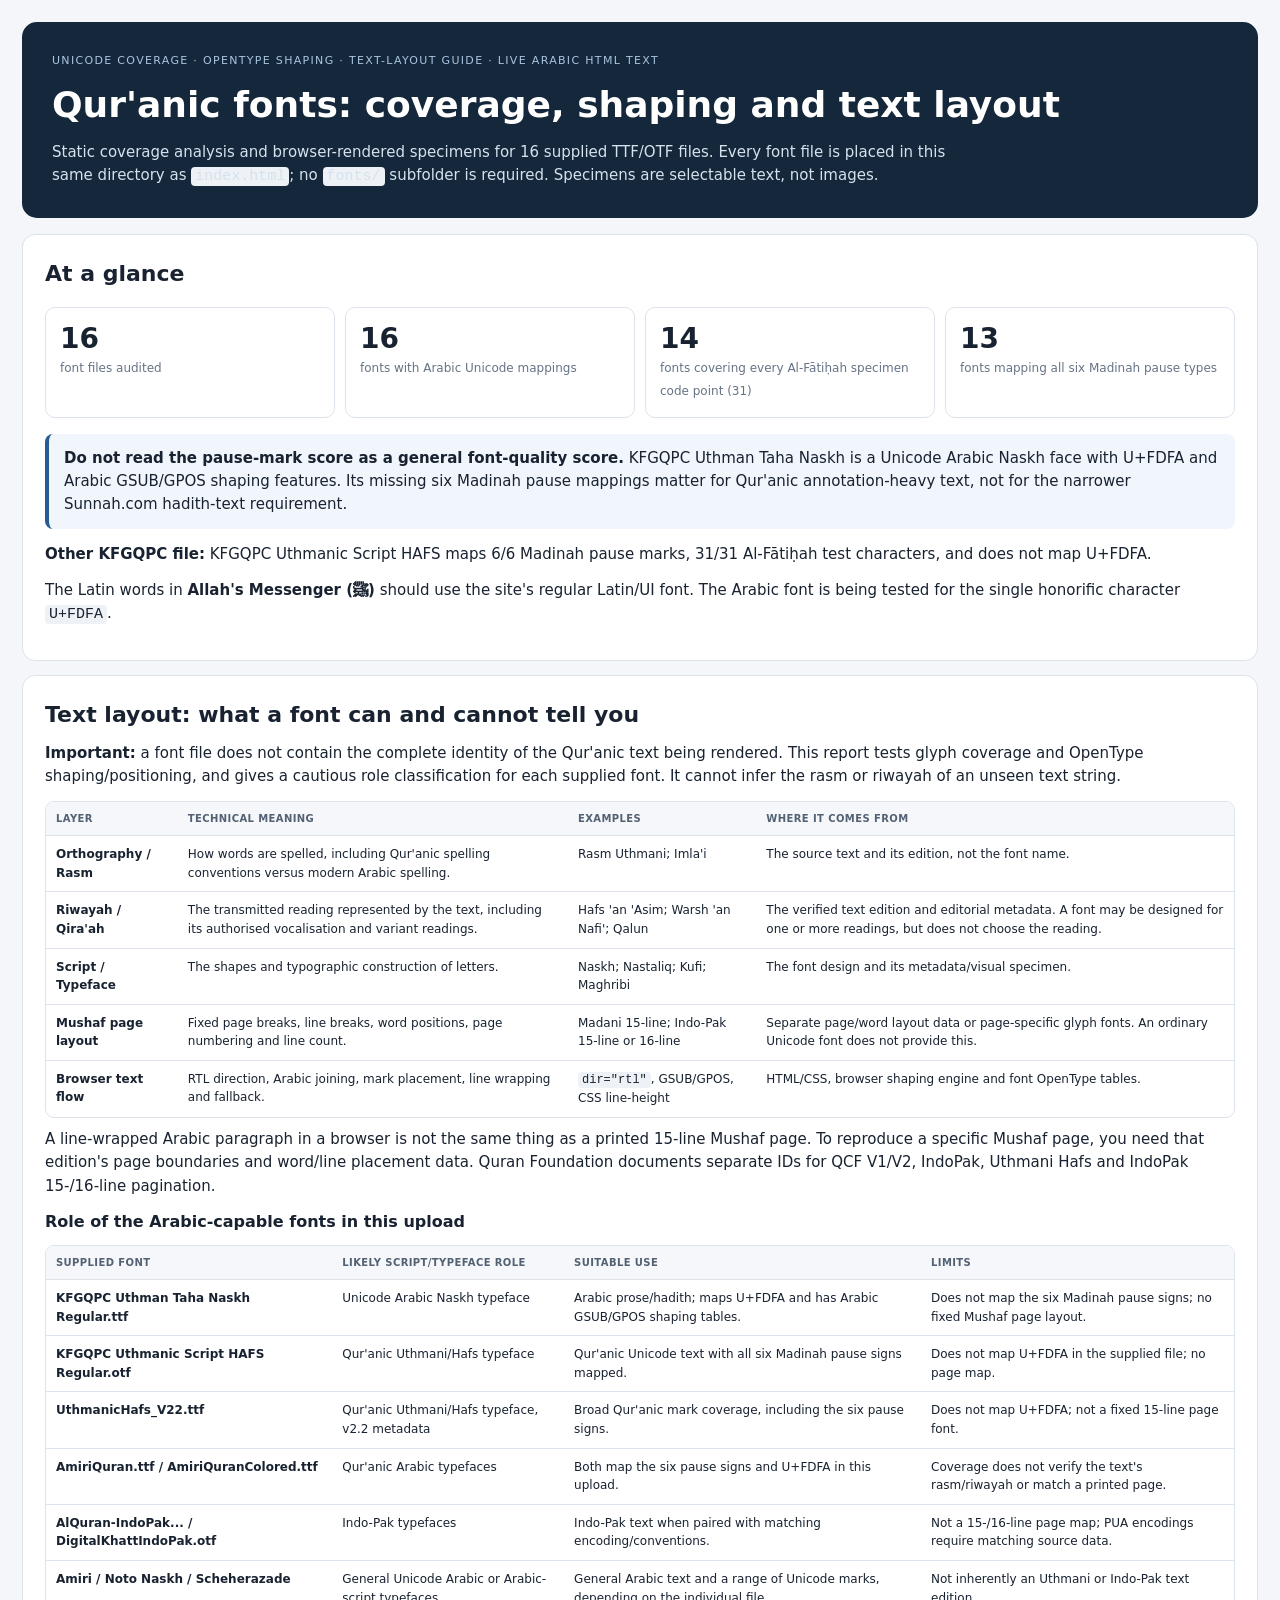
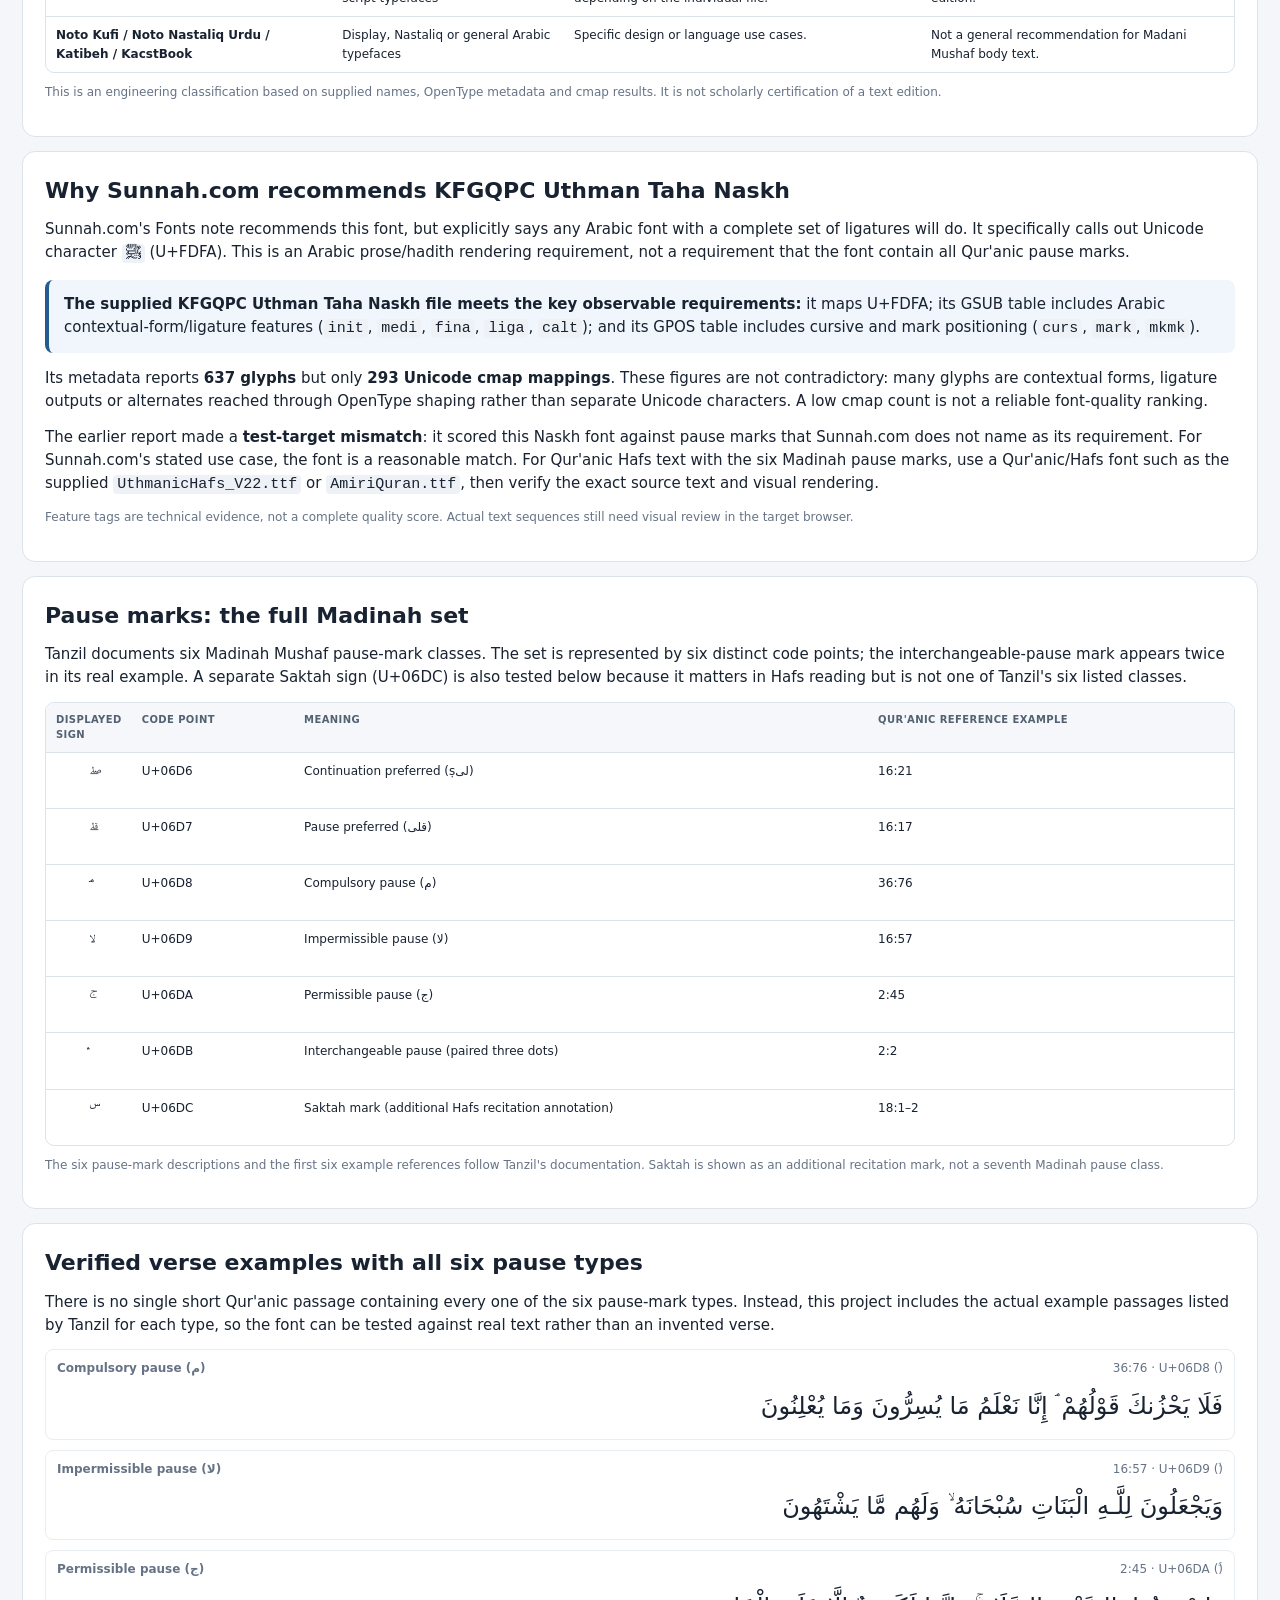
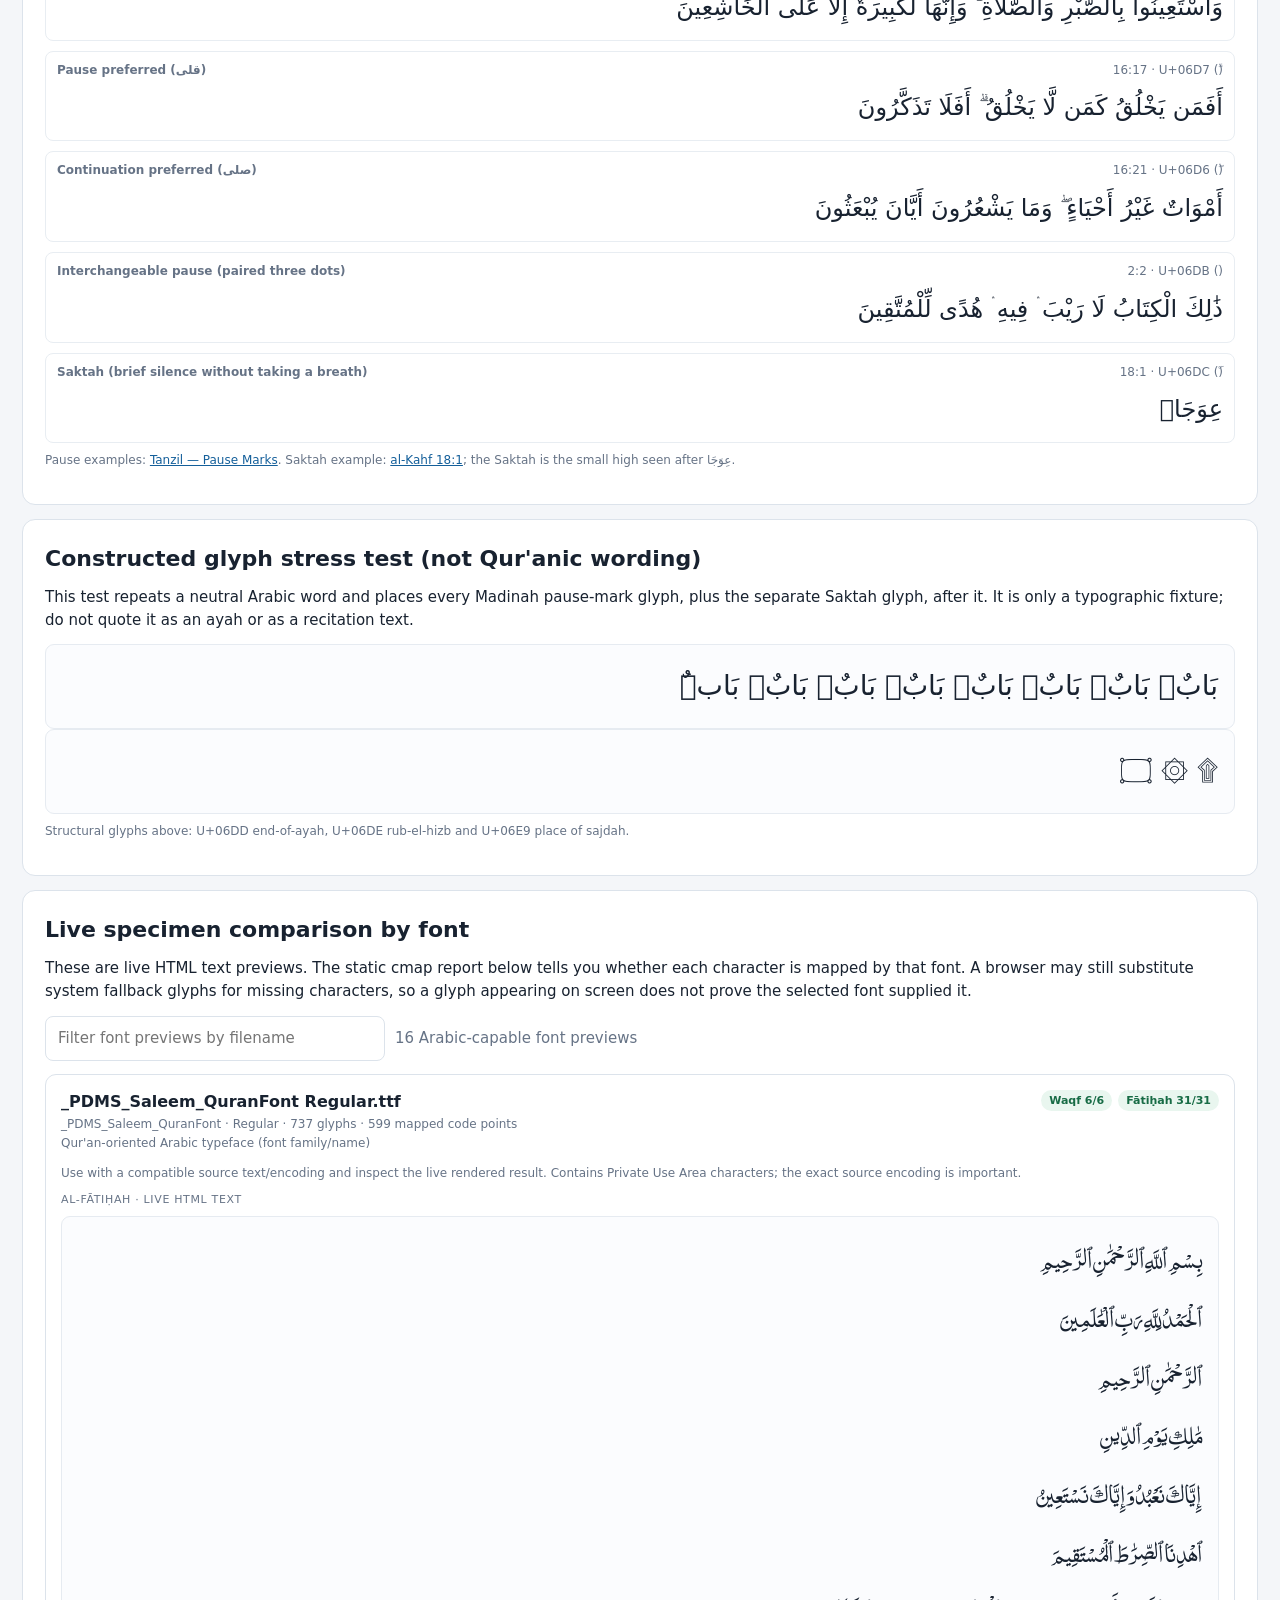
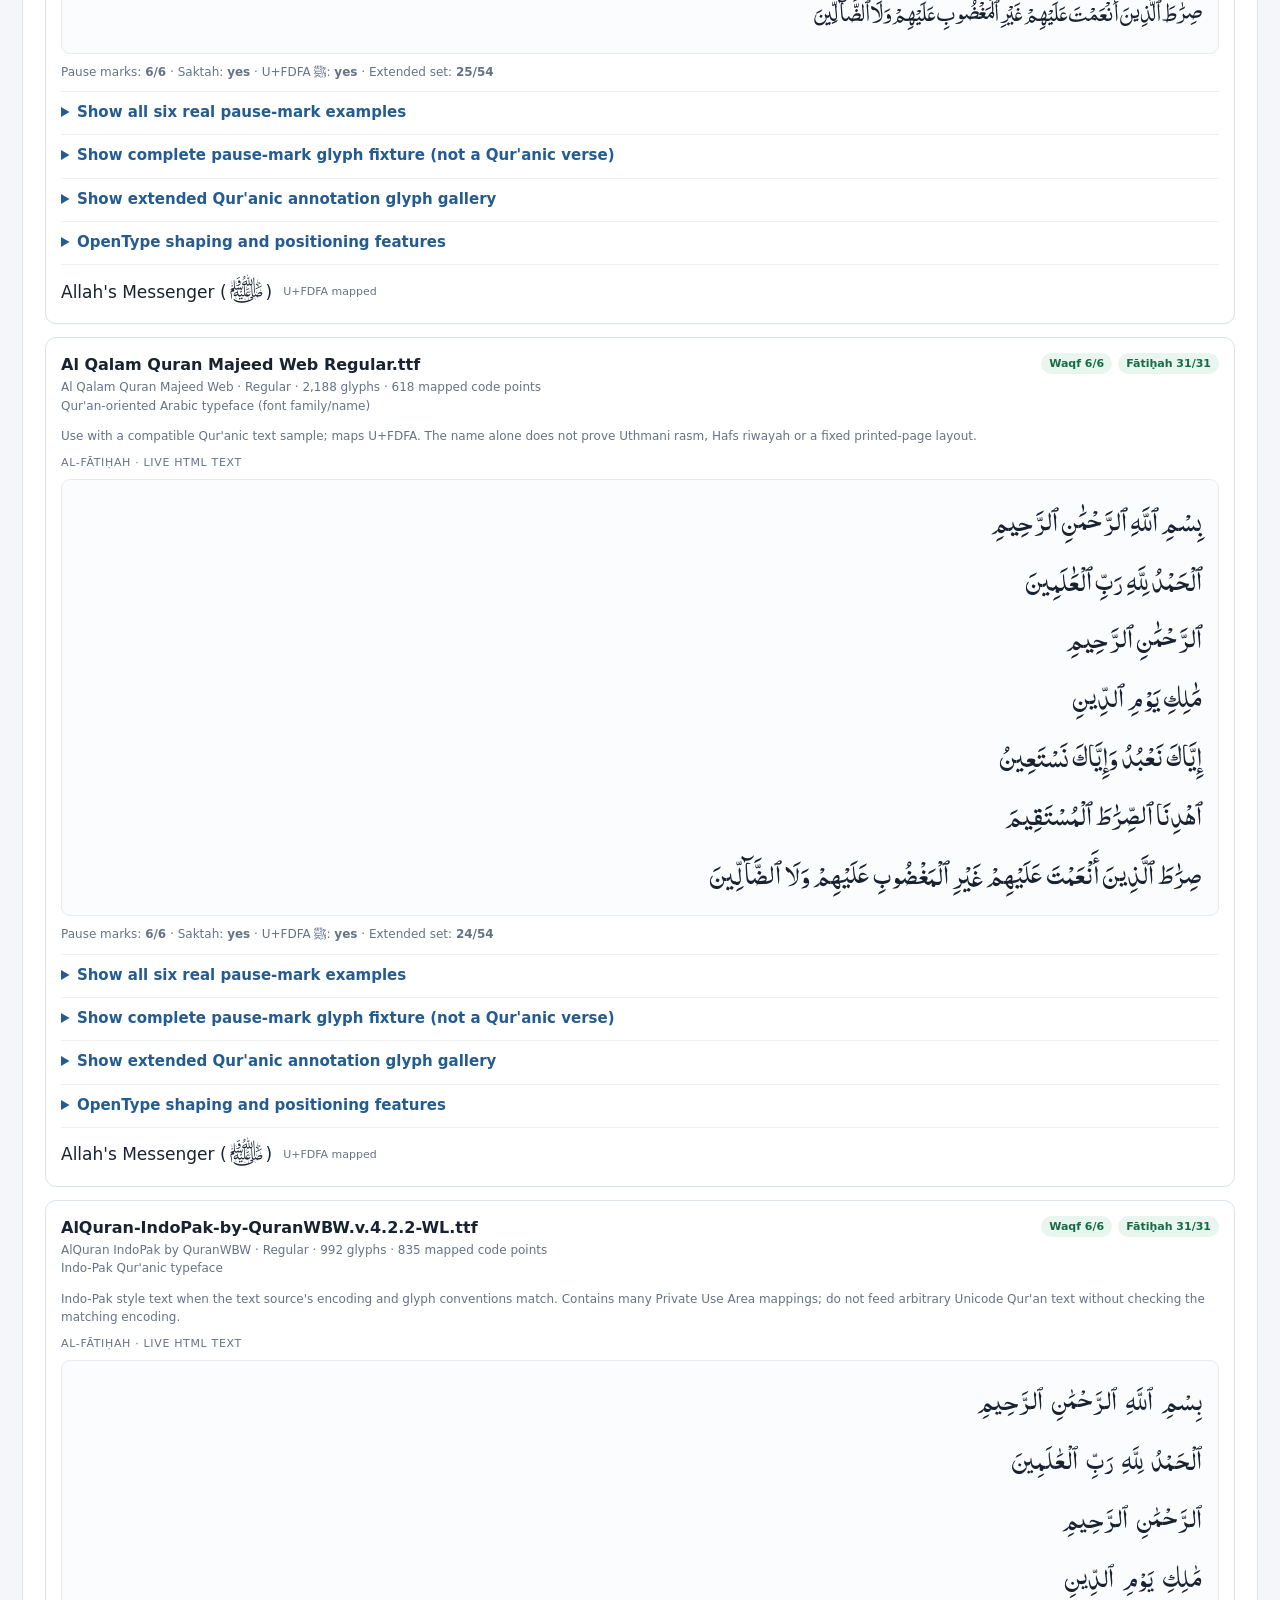
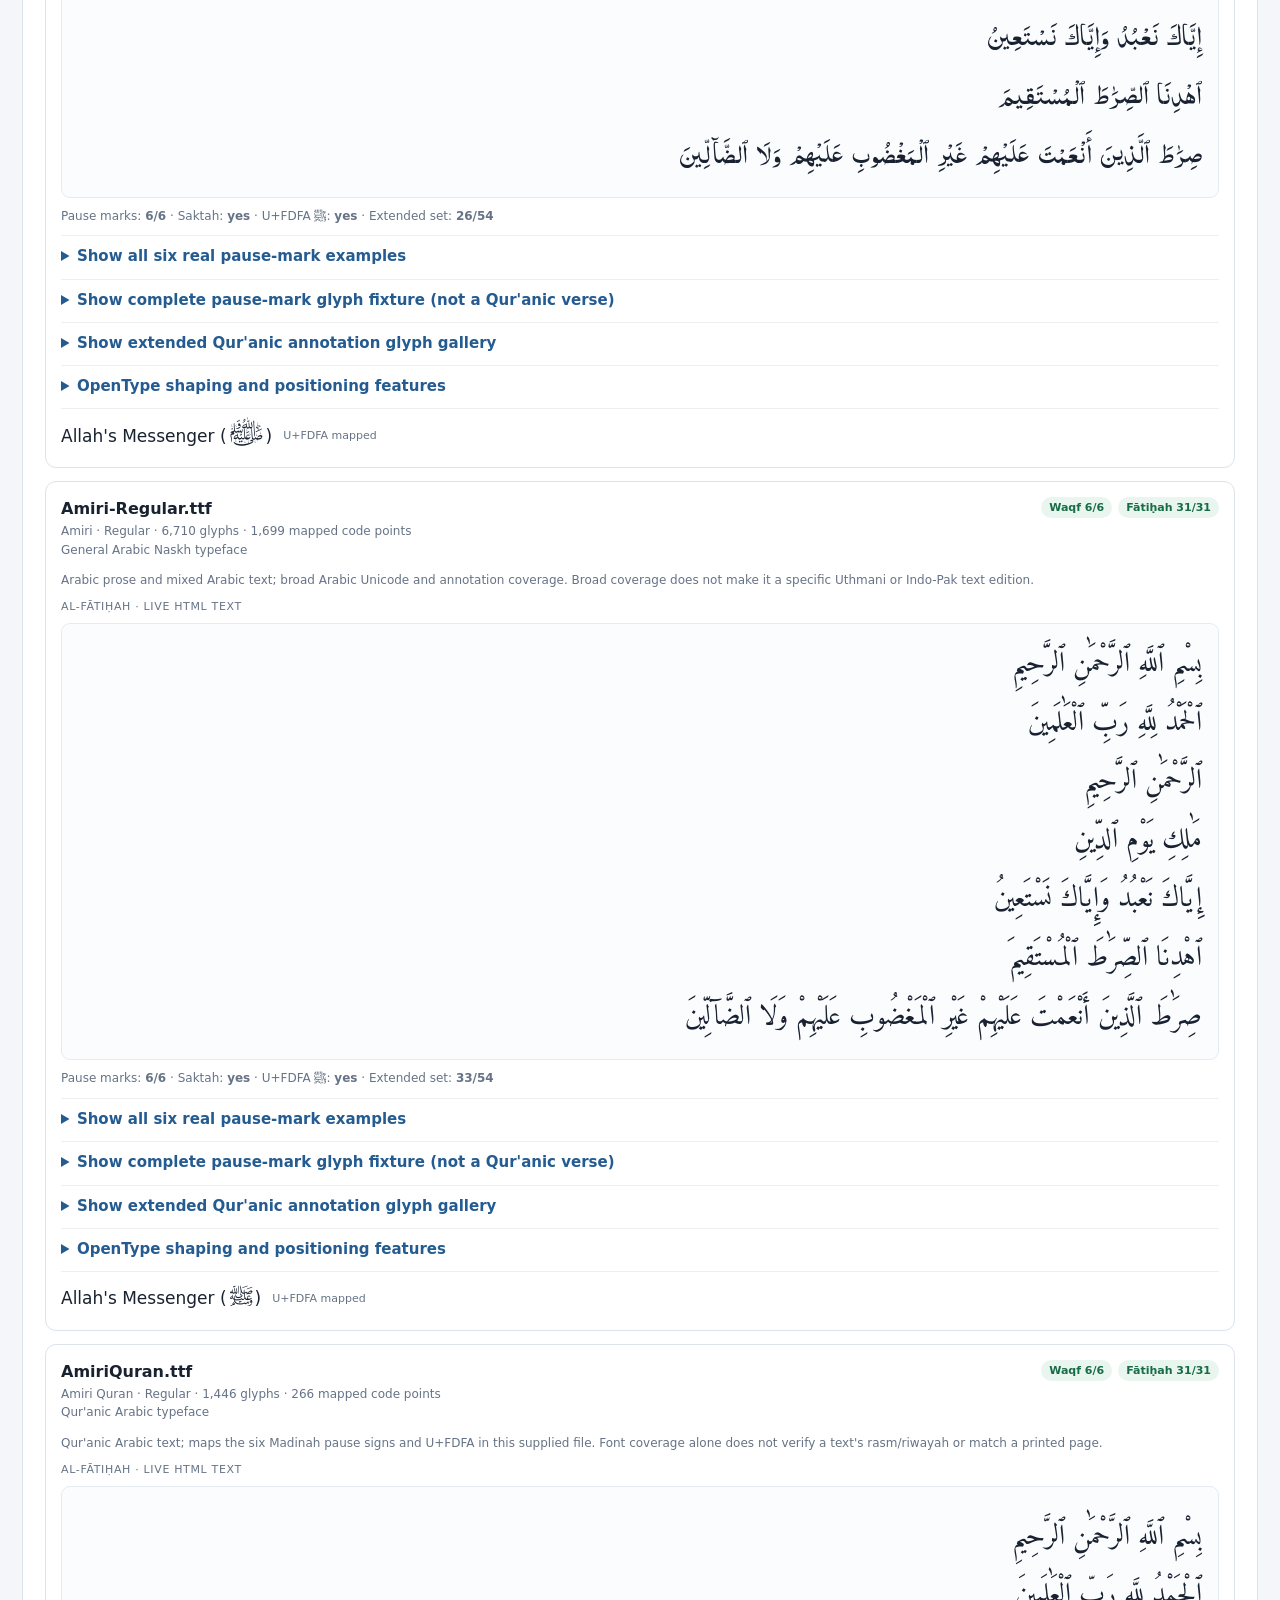
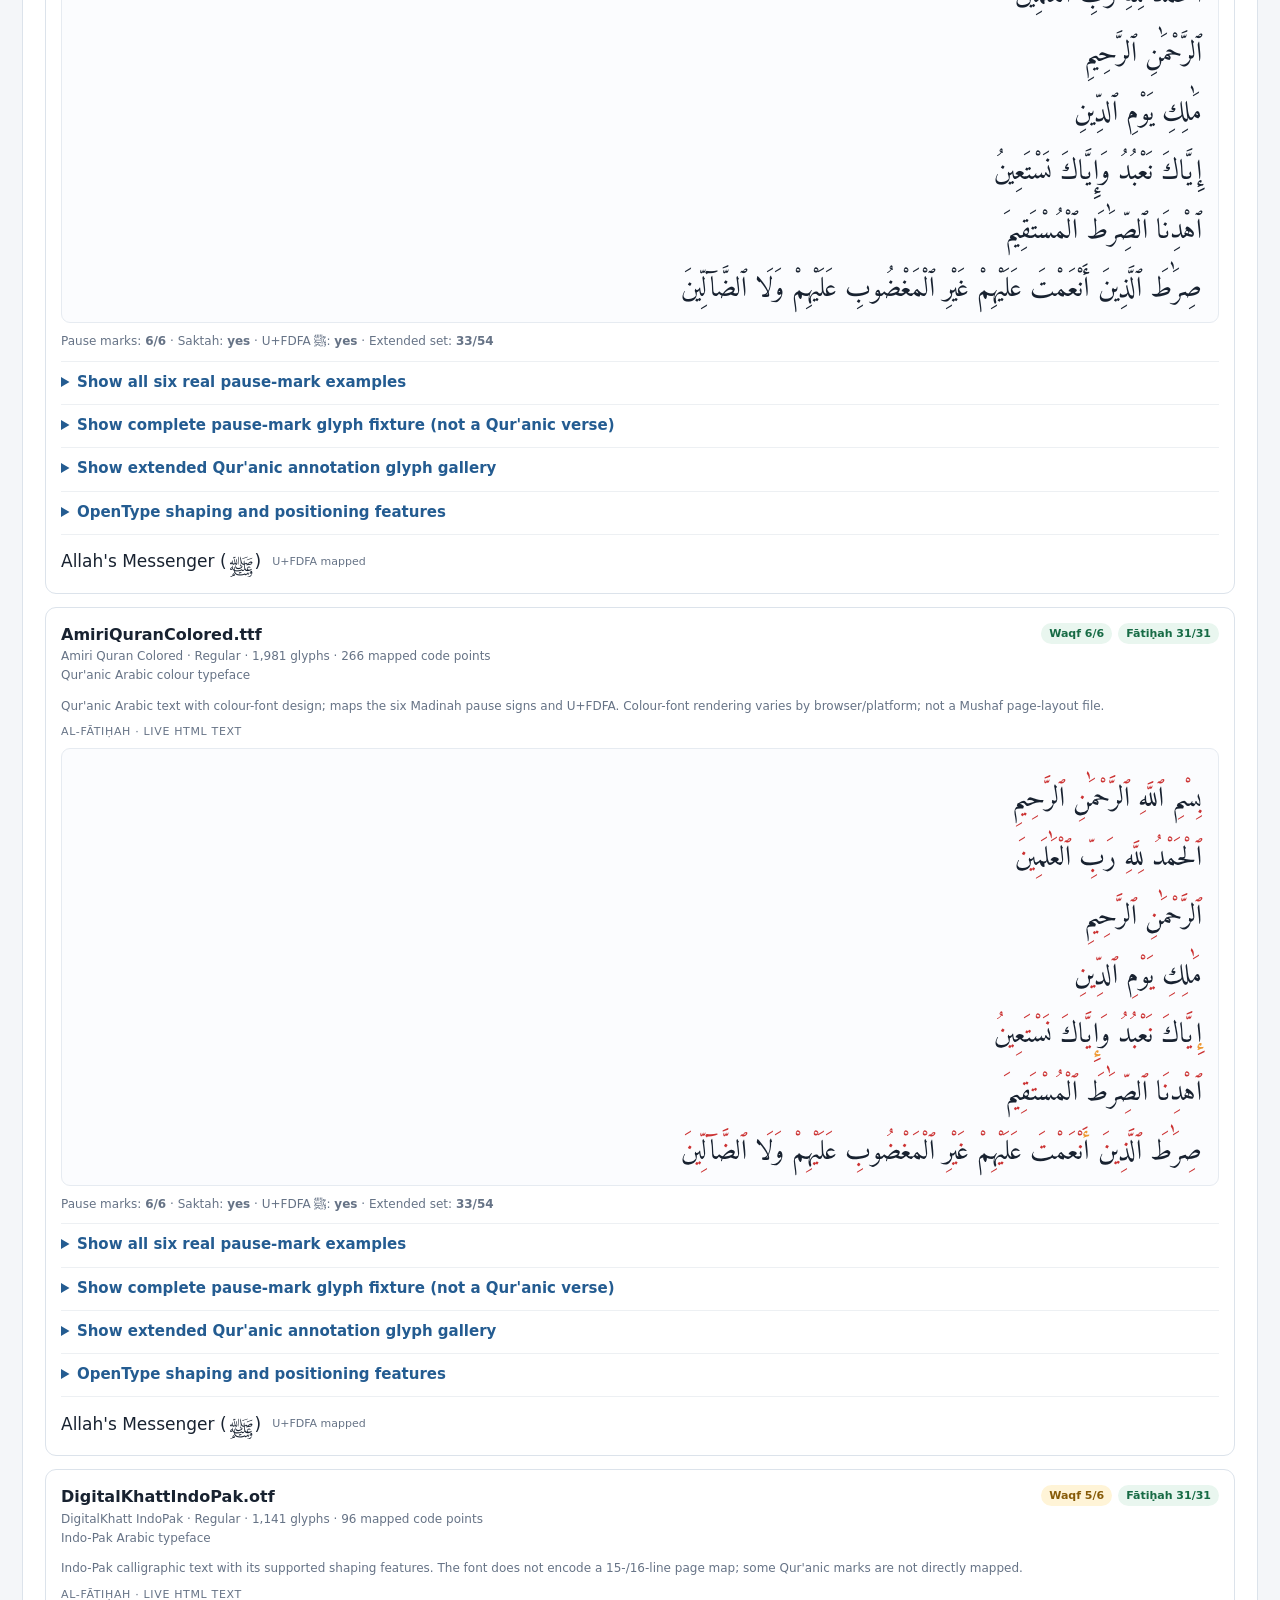
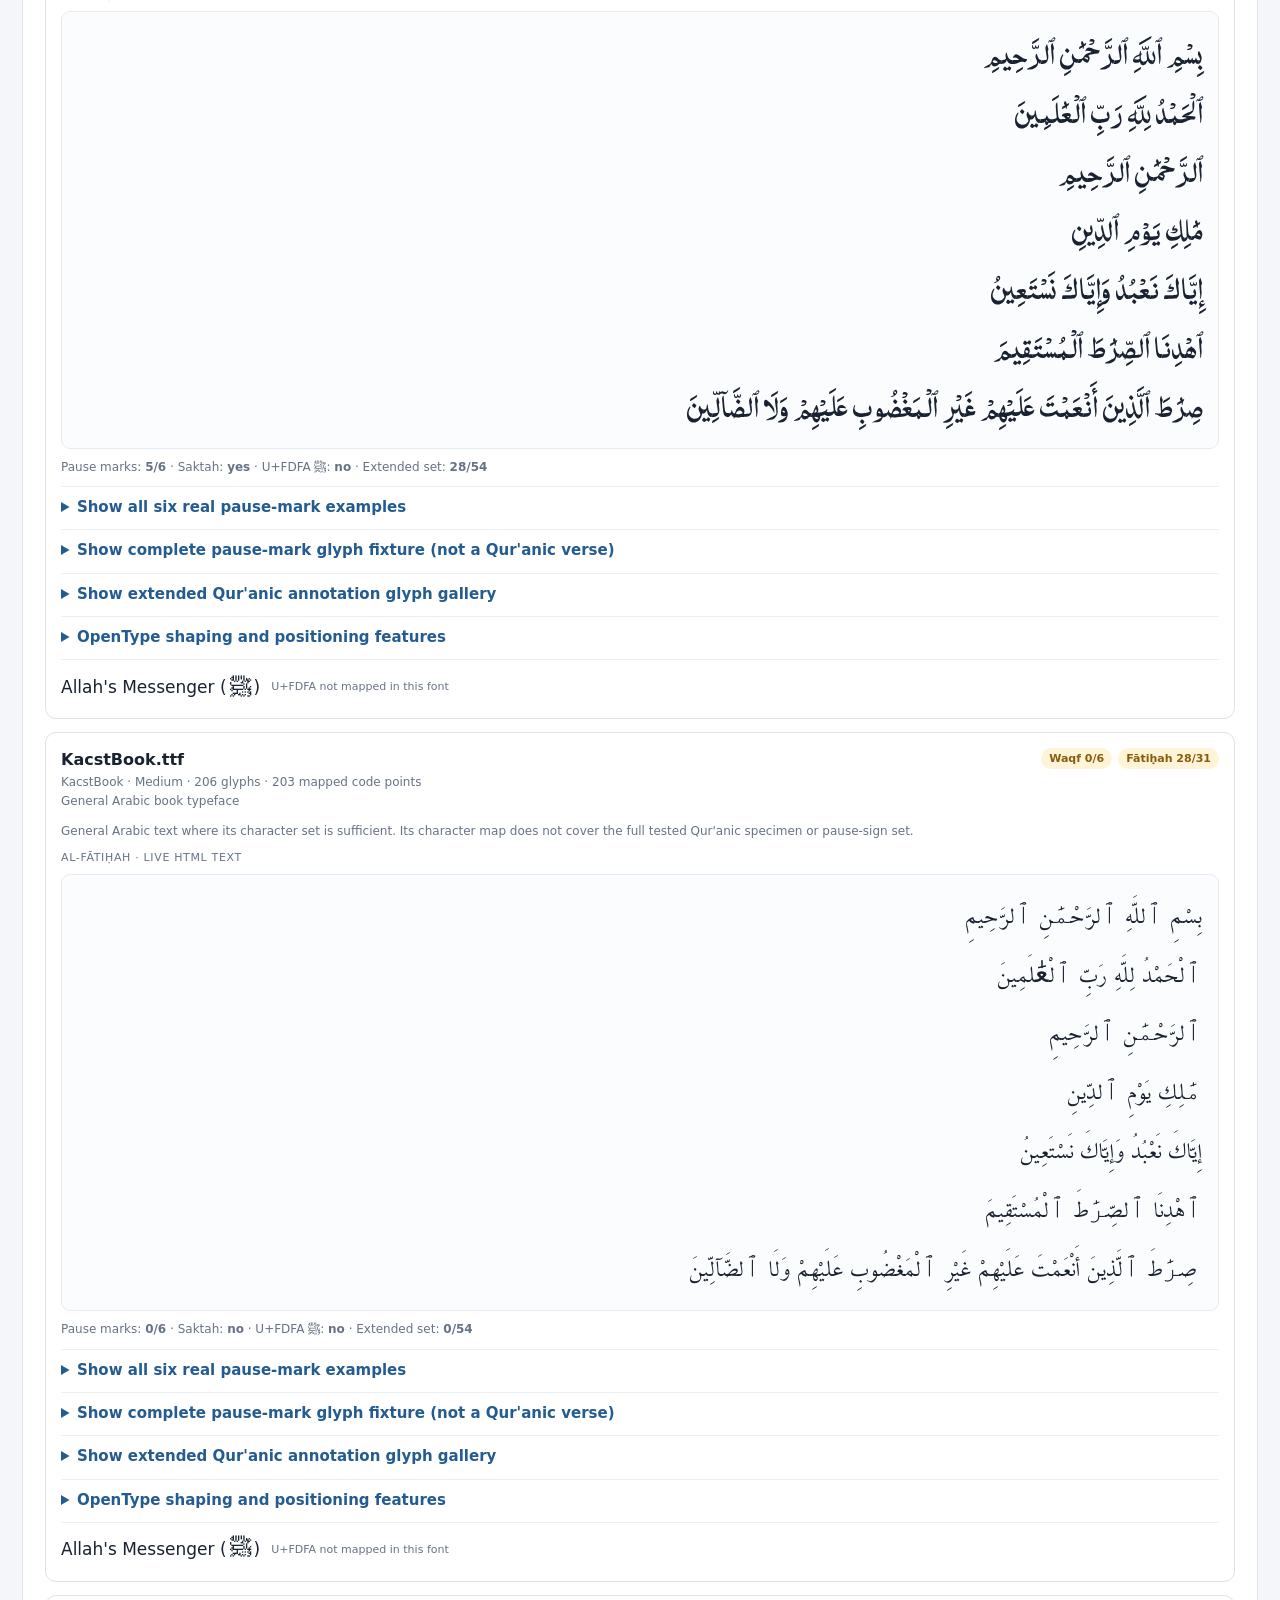
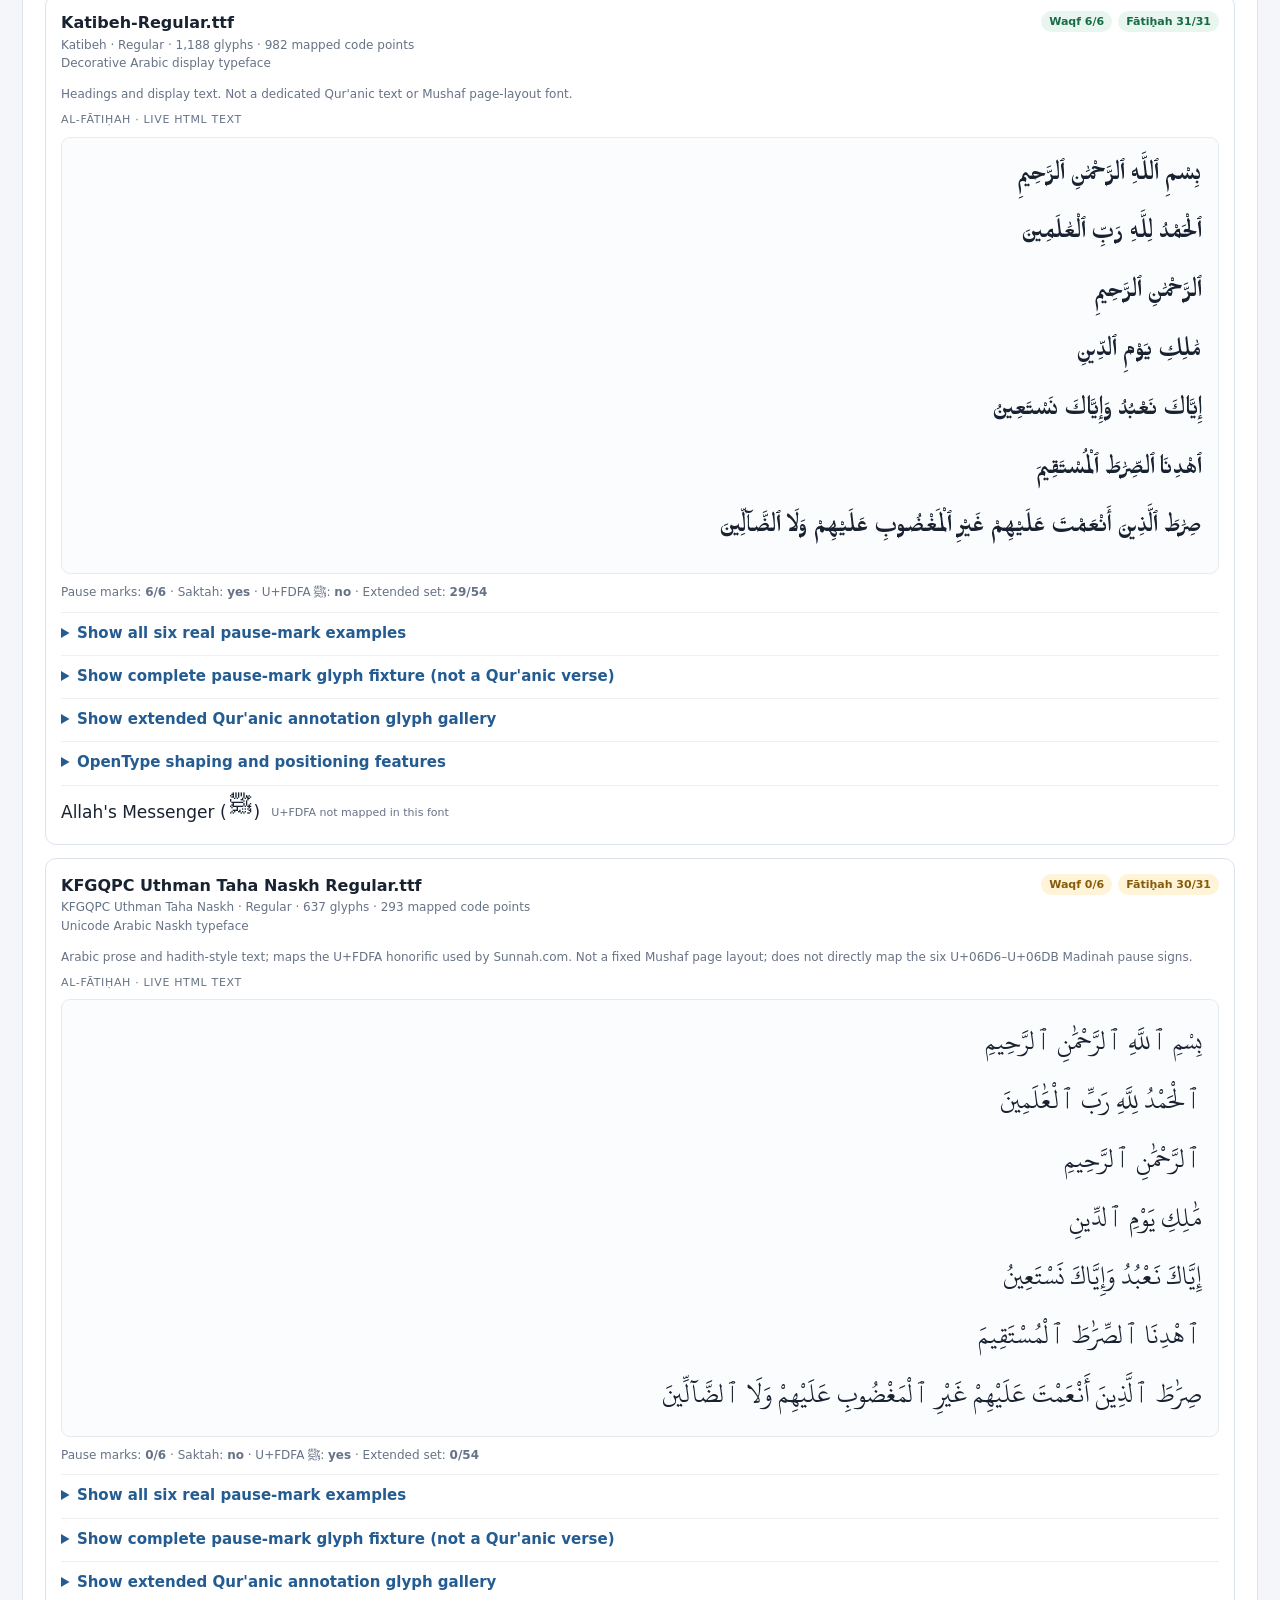
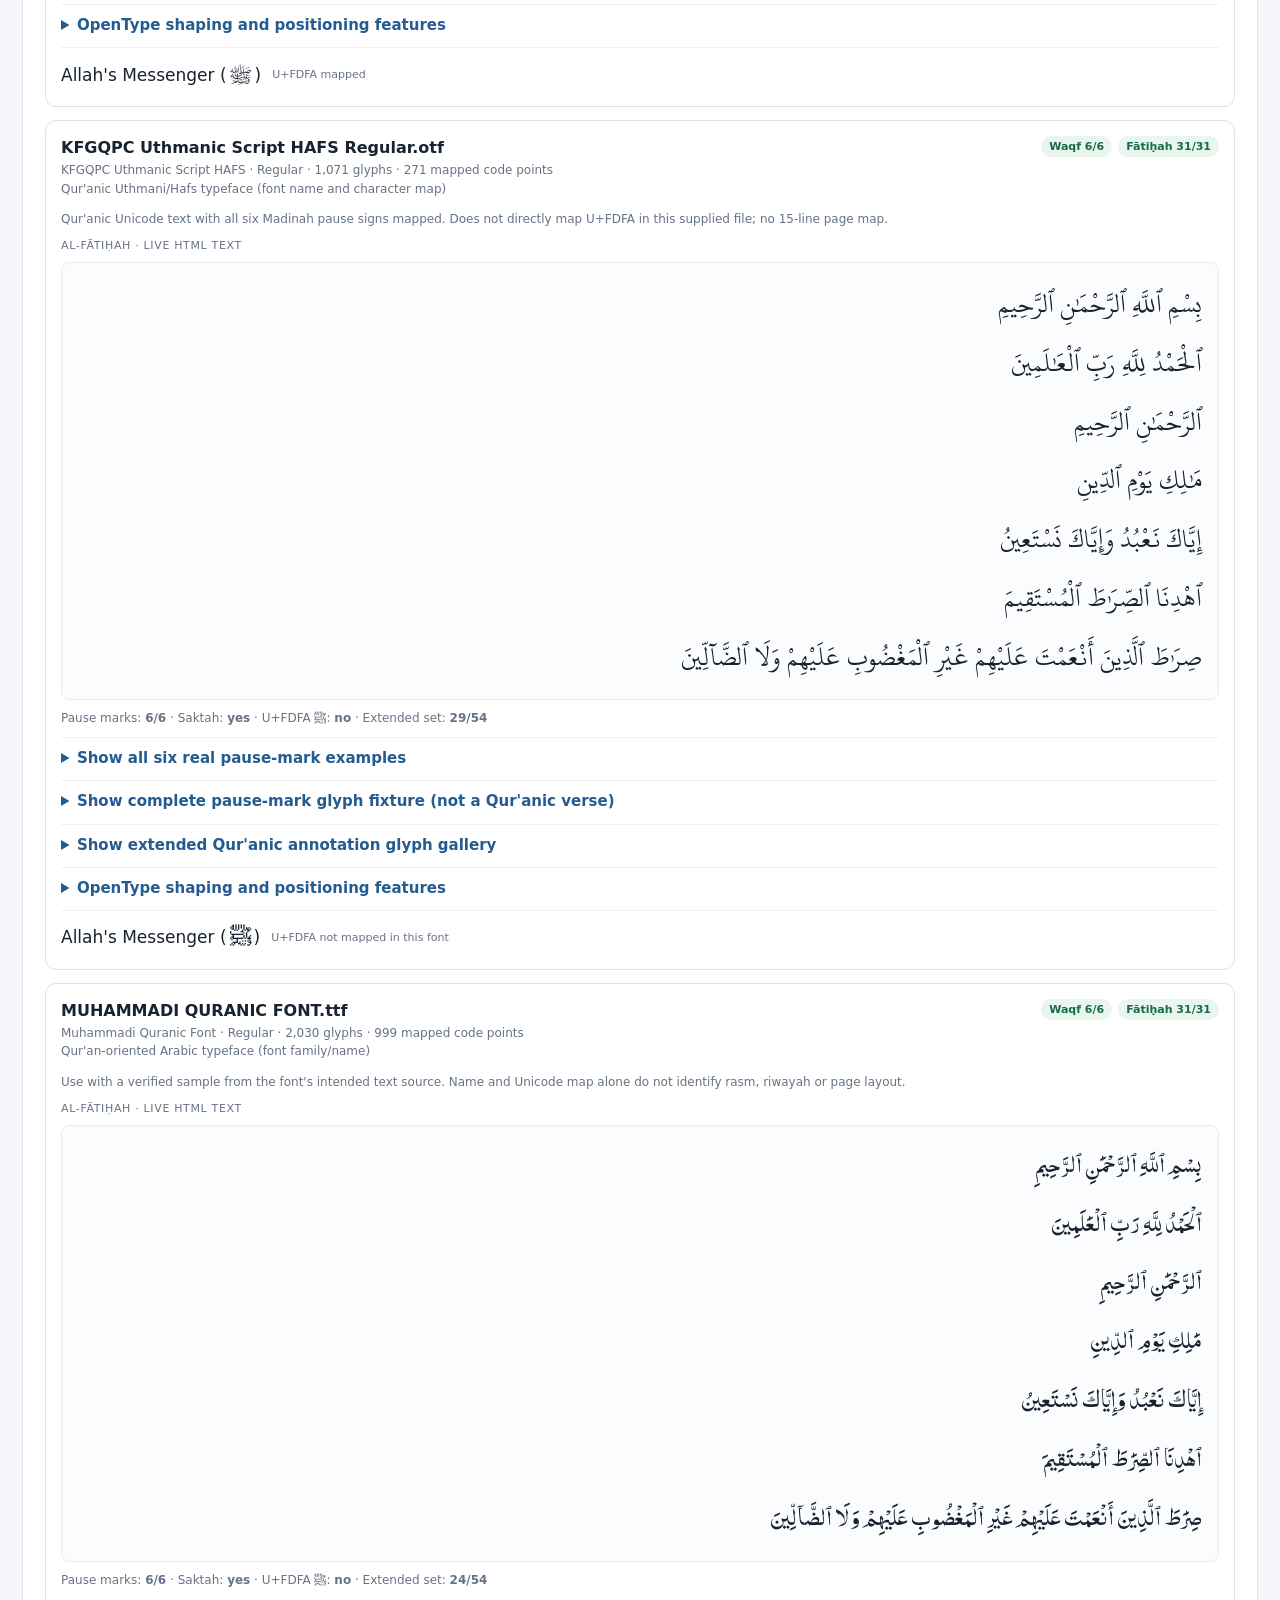
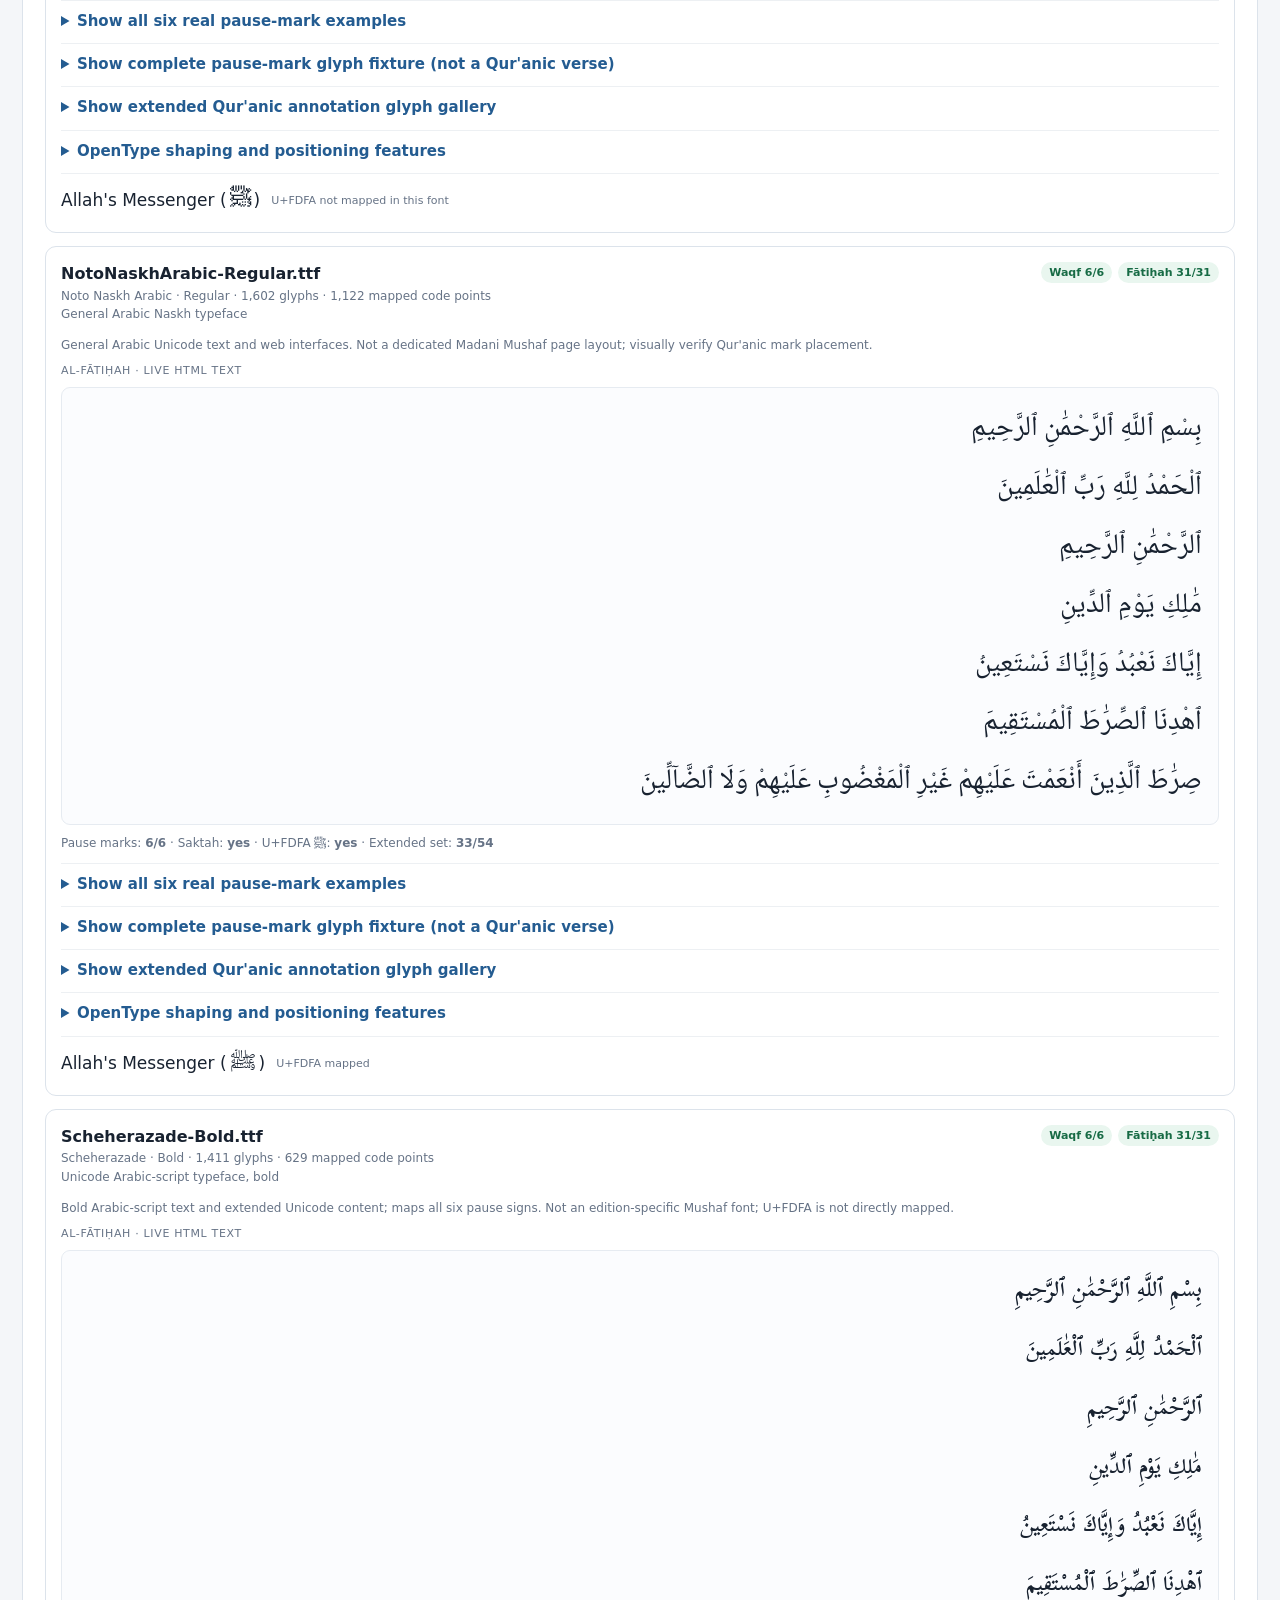
<file: fonts/index.html>
<!doctype html>
<html lang="en"><head><meta charset="utf-8"><meta name="viewport" content="width=device-width,initial-scale=1"><title>Qur'anic Font & Waqf Sign Audit</title>
<style>
@font-face {
  font-family: "AuditFont1";
  src: url("_PDMS_Saleem_QuranFont%20Regular.ttf") format("truetype");
  font-style: normal;
  font-weight: 400;
  font-display: swap;
  unicode-range: U+0020-007E, U+00A0-00C1, U+00C8, U+00CB, U+00CD-00CE, U+00D3-00D4, U+00D7, U+00D9, U+00E0, U+00E2, U+00F7, U+00F9, U+00FB-00FC, U+00FF, U+0131, U+0152-0153, U+0160-0161, U+0178, U+0192, U+02C6-02C7, U+060C, U+0611, U+0613, U+0615, U+061B, U+061F, U+0621-063A, U+0640-0657, U+0660-066A, U+066D-066E, U+0670-0672, U+0674, U+0679, U+067E, U+0686, U+0688, U+0691, U+0698, U+06A4, U+06A9-06AA, U+06AF, U+06BA, U+06BE, U+06C1, U+06CC, U+06D2, U+06D4-06ED, U+06F0-06F9, U+2006, U+200C-2010, U+2013-2014, U+2018-201A, U+201C-201E, U+2020-2022, U+2024, U+2026, U+2030, U+2039-203A, U+2122, U+2421, U+25CC, U+E000-E001, U+E003-E004, U+E00E-E022, U+E811-E818, U+E820-E82D, U+E832-E836, U+FB50-FB51, U+FB56-FB59, U+FB6A-FB6D, U+FB7A-FB7D, U+FB8A-FB8B, U+FB8E-FB95, U+FBFC-FBFD, U+FC08-FC0A, U+FC0E, U+FC10, U+FC12, U+FC31-FC32, U+FC3F-FC44, U+FC4E-FC50, U+FC58-FC59, U+FC5E-FC62, U+FC6A, U+FC6D-FC70, U+FC73-FC75, U+FC8E-FC8F, U+FC91, U+FC94-FC95, U+FC9C-FC9F, U+FCA1-FCA4, U+FCA6, U+FCA8, U+FCAA, U+FCAC, U+FCB0, U+FCC9-FCD5, U+FCD8, U+FCDA-FCDD, U+FCF2-FCF4, U+FD30, U+FD3C-FD3F, U+FD88, U+FDF2, U+FDFA-FDFB, U+FDFD, U+FE70-FE72, U+FE74, U+FE76-FE8C, U+FE8E-FEFC;
}
@font-face {
  font-family: "AuditFont2";
  src: url("Al%20Qalam%20Quran%20Majeed%20Web%20Regular.ttf") format("truetype");
  font-style: normal;
  font-weight: 400;
  font-display: swap;
  unicode-range: U+0020-007E, U+00A0-00C1, U+00C8, U+00CB, U+00CD-00CE, U+00D3-00D4, U+00D7, U+00D9, U+00E0, U+00E2, U+00F7, U+00F9, U+00FB-00FC, U+00FF, U+0131, U+0152-0153, U+0160-0161, U+0178, U+0192, U+02C6-02C7, U+060C, U+0610-0611, U+0613-0615, U+061B, U+061F, U+0621-063A, U+0640-065D, U+0660-066A, U+066D-066E, U+0670-0672, U+0674, U+0679, U+067C, U+067E, U+0681, U+0685-0686, U+0688-0689, U+0691, U+0693, U+0696, U+0698, U+069A, U+06A4, U+06A9-06AB, U+06AF, U+06BA, U+06BC, U+06BE, U+06C1, U+06C3, U+06CC-06CD, U+06D0, U+06D2, U+06D4-06E4, U+06E6-06ED, U+06F0-06F9, U+200C-2011, U+2013-2014, U+2018-201A, U+201C-201E, U+2020-2022, U+2024, U+2026, U+2030, U+2039-203A, U+2122, U+2421, U+25CC, U+E000-E001, U+E003-E004, U+E00E-E022, U+E811-E818, U+E820-E82D, U+E832-E836, U+FB50-FB51, U+FB56-FB59, U+FB6A-FB6D, U+FB7A-FB7D, U+FB8A-FB8B, U+FB8E-FB95, U+FBFC-FBFD, U+FC08-FC0A, U+FC0E, U+FC10, U+FC12, U+FC31-FC32, U+FC3F-FC44, U+FC4E-FC50, U+FC58-FC59, U+FC5E-FC62, U+FC6A, U+FC6D-FC70, U+FC73-FC75, U+FC8E-FC8F, U+FC91, U+FC94-FC95, U+FC9C-FC9F, U+FCA1-FCA4, U+FCA6, U+FCA8, U+FCAA, U+FCAC, U+FCB0, U+FCC9-FCD5, U+FCD8, U+FCDA-FCDD, U+FCF2-FCF4, U+FD30, U+FD3C-FD3F, U+FD88, U+FDF2, U+FDFA-FDFB, U+FDFD, U+FE70-FE72, U+FE74, U+FE76-FE8C, U+FE8E-FEFC;
}
@font-face {
  font-family: "AuditFont3";
  src: url("AlQuran-IndoPak-by-QuranWBW.v.4.2.2-WL.ttf") format("truetype");
  font-style: normal;
  font-weight: 400;
  font-display: swap;
  unicode-range: U+0020, U+0028-0029, U+002D, U+02C6-02C7, U+060C, U+0610-0611, U+0613-0615, U+0617, U+061B, U+061F, U+0621-063A, U+0640-0657, U+065A, U+0660-066A, U+066D-066E, U+0670-0672, U+0674, U+0679, U+067C, U+067E, U+0681, U+0685-0686, U+0688-0689, U+0691, U+0693, U+0696, U+0698, U+069A, U+06A4, U+06A9-06AB, U+06BA, U+06BC, U+06BE, U+06C1, U+06C3, U+06CC-06CD, U+06D0, U+06D2, U+06D4-06ED, U+06F0-06F9, U+200C-2011, U+2013-2014, U+2421, U+25CC, U+E000-E001, U+E003-E004, U+E00E-E023, U+E811-E818, U+E820-E82D, U+E835-E836, U+F500-F61F, U+F631-F63E, U+F64A-F660, U+F662-F69A, U+F73A-F73C, U+FB50-FB51, U+FB56-FB59, U+FB6A-FB6D, U+FB7A-FB7D, U+FB8A-FB8B, U+FB8E-FB95, U+FBFC-FBFD, U+FC08-FC0A, U+FC0E, U+FC10, U+FC12, U+FC31-FC32, U+FC3F-FC44, U+FC4E-FC50, U+FC58-FC59, U+FC5E-FC62, U+FC6A, U+FC6D-FC70, U+FC73-FC75, U+FC8E-FC8F, U+FC91, U+FC94-FC95, U+FC9C-FC9F, U+FCA1-FCA4, U+FCA6, U+FCA8, U+FCAA, U+FCAC, U+FCB0, U+FCC9-FCD5, U+FCD8, U+FCDA-FCDD, U+FCF2-FCF4, U+FD30, U+FD3C-FD3F, U+FD88, U+FDF2, U+FDFA-FDFB, U+FDFD, U+FE70-FE72, U+FE74, U+FE76-FE8C, U+FE8E-FEFC;
}
@font-face {
  font-family: "AuditFont4";
  src: url("Amiri-Regular.ttf") format("truetype");
  font-style: normal;
  font-weight: 400;
  font-display: swap;
  unicode-range: U+0020-007E, U+00A0-017F, U+01E6-01E7, U+0237, U+02BB-02BC, U+02BE-02BF, U+02C6-02C7, U+02D8-02DD, U+0300-0308, U+030A, U+030C, U+0312, U+0315, U+0325-0328, U+0600-0604, U+0606-06FF, U+0750-077F, U+0890-0891, U+08A0, U+08AC, U+08B6-08BD, U+08D1, U+08E4-08FE, U+1E02-1E03, U+1E0A-1E11, U+1E1E-1E1F, U+1E24-1E25, U+1E28-1E2B, U+1E40-1E41, U+1E56-1E57, U+1E60-1E63, U+1E6A-1E6F, U+1E80-1E85, U+1E92-1E93, U+1E96-1E97, U+1EF2-1EF3, U+2000-2015, U+2018-2022, U+2024, U+2026, U+2028-2030, U+2032-2033, U+2038-203A, U+203E, U+2042, U+2044, U+204F, U+2070, U+2074-2079, U+20AC, U+2212-2213, U+2215, U+221A, U+25CC, U+2E41, U+FB50-FBC1, U+FBD3-FD3F, U+FD50-FD8F, U+FD92-FDC7, U+FDF0-FDFD, U+FE70-FE72, U+FE74, U+FE76-FEFC, U+FEFF, U+1EE00-1EE03, U+1EE05-1EE1F, U+1EE21-1EE22, U+1EE24, U+1EE27, U+1EE29-1EE32, U+1EE34-1EE37, U+1EE39, U+1EE3B, U+1EE42, U+1EE47, U+1EE49, U+1EE4B, U+1EE4D-1EE4F, U+1EE51-1EE52, U+1EE54, U+1EE57, U+1EE59, U+1EE5B, U+1EE5D, U+1EE5F, U+1EE61-1EE62, U+1EE64, U+1EE67-1EE6A, U+1EE6C-1EE72, U+1EE74-1EE77, U+1EE79-1EE7C, U+1EE7E, U+1EE80-1EE89, U+1EE8B-1EE9B, U+1EEA1-1EEA3, U+1EEA5-1EEA9, U+1EEAB-1EEBB, U+1EEF0-1EEF1;
}
@font-face {
  font-family: "AuditFont5";
  src: url("AmiriQuran.ttf") format("truetype");
  font-style: normal;
  font-weight: 400;
  font-display: swap;
  unicode-range: U+0020-007E, U+00A0, U+00A2-00A3, U+00A5, U+00A9, U+00AB, U+00AE, U+00B0, U+00B7, U+00BB, U+00D7, U+00F7, U+0305, U+030A, U+0325, U+060C, U+0615, U+0617-061B, U+061E-061F, U+0621-063A, U+0640-0658, U+065C, U+0660-0669, U+066E-0671, U+067A, U+06A1, U+06BA, U+06CC, U+06D6-06ED, U+06F0-06F9, U+08F0-08F3, U+2000-200F, U+2013-2014, U+2018-2019, U+201C-201D, U+2022, U+2026, U+2028-202F, U+20AC, U+2212, U+25CC, U+FD3E-FD3F, U+FDFA, U+FDFD;
}
@font-face {
  font-family: "AuditFont6";
  src: url("AmiriQuranColored.ttf") format("truetype");
  font-style: normal;
  font-weight: 400;
  font-display: swap;
  unicode-range: U+0020-007E, U+00A0, U+00A2-00A3, U+00A5, U+00A9, U+00AB, U+00AE, U+00B0, U+00B7, U+00BB, U+00D7, U+00F7, U+0305, U+030A, U+0325, U+060C, U+0615, U+0617-061B, U+061E-061F, U+0621-063A, U+0640-0658, U+065C, U+0660-0669, U+066E-0671, U+067A, U+06A1, U+06BA, U+06CC, U+06D6-06ED, U+06F0-06F9, U+08F0-08F3, U+2000-200F, U+2013-2014, U+2018-2019, U+201C-201D, U+2022, U+2026, U+2028-202F, U+20AC, U+2212, U+25CC, U+FD3E-FD3F, U+FDFA, U+FDFD;
}
@font-face {
  font-family: "AuditFont7";
  src: url("DigitalKhattIndoPak.otf") format("opentype");
  font-style: normal;
  font-weight: 400;
  font-display: swap;
  unicode-range: U+000A, U+0020, U+034F, U+0614-0615, U+0617, U+0621-063A, U+0640-0657, U+0660-0669, U+0670-0671, U+06D6, U+06D8-06DF, U+06E2, U+06E6, U+06E8-06E9, U+06ED, U+089C, U+08D5-08D7, U+08D9, U+08DB, U+08DD-08DF, U+08E2, U+08F0-08F2, U+200D;
}
@font-face {
  font-family: "AuditFont8";
  src: url("KacstBook.ttf") format("truetype");
  font-style: normal;
  font-weight: 500;
  font-display: swap;
  unicode-range: U+0020, U+060C, U+061B, U+061F, U+0621-063A, U+0640-0652, U+0660-066A, U+066D, U+06F9, U+FC5E-FC62, U+FD3E-FD3F, U+FDF2, U+FE70, U+FE72, U+FE74, U+FE76, U+FE78, U+FE7A, U+FE7C, U+FE7E, U+FE80-FEFC;
}
@font-face {
  font-family: "AuditFont9";
  src: url("Katibeh-Regular.ttf") format("truetype");
  font-style: normal;
  font-weight: 400;
  font-display: swap;
  unicode-range: U+0000, U+000D, U+0020-007E, U+00A0-0148, U+014A-017E, U+0192, U+01FC-01FF, U+0218-021B, U+0237, U+02C6-02C7, U+02D8-02DD, U+0300-0304, U+0306-0308, U+030A-030C, U+0312, U+0326-0328, U+0335-0338, U+0394, U+03A9, U+03BC, U+03C0, U+0600-0604, U+0606-060C, U+060E-0617, U+061B, U+061F-0656, U+0658-0673, U+0675-06BE, U+06C1-06E4, U+06E6-06FF, U+0750-077F, U+08A0, U+08A2-08AB, U+08E4-08E9, U+08F0-08F6, U+1E80-1E85, U+1EF2-1EF3, U+200C-200F, U+2013-2014, U+2018-201A, U+201C-201E, U+2020-2022, U+2026, U+202A-202E, U+2030, U+2039-203A, U+2044, U+20A3-20A4, U+20AC, U+2113, U+2122, U+2126, U+212E, U+2153-2154, U+215B-215E, U+2202, U+2206, U+220F, U+2211-2212, U+221A, U+221E, U+222B, U+2248, U+2260, U+2264-2265, U+25A0-25A3, U+25C7-25CA, U+25EF, U+F8FF, U+FB01-FB02, U+FB51, U+FB53-FB55, U+FB57-FB59, U+FB5B-FB5D, U+FB5F-FB61, U+FB63-FB65, U+FB67-FB69, U+FB6B-FB6D, U+FB6F-FB71, U+FB73-FB75, U+FB77-FB79, U+FB7B-FB7D, U+FB7F-FB81, U+FB83, U+FB85, U+FB87, U+FB89, U+FB8B, U+FB8D, U+FB8F-FB91, U+FB93-FB95, U+FB97-FB99, U+FB9B-FB9D, U+FB9F, U+FBA1-FBA3, U+FBA7-FBA9, U+FBAB-FBAD, U+FBAF, U+FBB1-FBBF, U+FBC1, U+FBD4-FBD6, U+FBD8, U+FBDA, U+FBDC, U+FBDF, U+FBE1, U+FBE3, U+FBE5-FBE9, U+FBFD-FBFF, U+FC18, U+FC1F, U+FC21, U+FC2A, U+FC3B, U+FC3D, U+FC40, U+FC42-FC43, U+FC49, U+FC53, U+FC5B-FC5D, U+FC81, U+FC83, U+FC86, U+FC90, U+FCAA, U+FCB0, U+FCB3, U+FCBB, U+FCC7, U+FCCA, U+FCCC-FCCD, U+FCD1, U+FCD9, U+FCEB, U+FCF5, U+FCF7, U+FCFB, U+FCFF, U+FD05, U+FD0E-FD0F, U+FD13, U+FD17, U+FD1B, U+FD21, U+FD2A-FD2B, U+FD3C-FD3F, U+FDFC, U+FE82, U+FE84, U+FE86, U+FE88, U+FE8A-FE8C, U+FE8E, U+FE90-FE92, U+FE94, U+FE96-FE98, U+FE9A-FE9C, U+FE9E-FEA0, U+FEA2-FEA4, U+FEA6-FEA8, U+FEAA, U+FEAC, U+FEAE, U+FEB0, U+FEB2-FEB4, U+FEB6-FEB8, U+FEBA-FEBC, U+FEBE-FEC0, U+FEC2-FEC4, U+FEC6-FEC8, U+FECA-FECC, U+FECE-FED0, U+FED2-FED4, U+FED6-FED8, U+FEDA-FEDC, U+FEDE-FEE0, U+FEE2-FEE4, U+FEE6-FEE8, U+FEEA-FEEC, U+FEEE, U+FEF0, U+FEF2-FEFE;
}
@font-face {
  font-family: "AuditFont10";
  src: url("KFGQPC%20Uthman%20Taha%20Naskh%20Regular.ttf") format("truetype");
  font-style: normal;
  font-weight: 400;
  font-display: swap;
  unicode-range: U+0020-003E, U+005B-005D, U+007B, U+007D, U+00AB, U+00B0, U+00B6-00B7, U+00BB, U+00D7, U+00F7, U+0601, U+060C, U+0610-0613, U+061B, U+061E-061F, U+0621-063A, U+0640-0655, U+0660-066A, U+066E, U+0670, U+0679, U+067E, U+0686, U+0688, U+0691, U+0698, U+06A9, U+06AF, U+06BA, U+06BE, U+06C1, U+06CC, U+06D2, U+06F0-06F9, U+200C-200F, U+2018-2019, U+201C-201D, U+2039-203A, U+F00A-F026, U+FB57-FB59, U+FB67-FB69, U+FB7B-FB7D, U+FB89, U+FB8B, U+FB8D, U+FB8F-FB91, U+FB93-FB95, U+FB9F, U+FBA7-FBA9, U+FBAF, U+FBE8-FBE9, U+FD3E-FD3F, U+FDF2, U+FDFA, U+FE82, U+FE84, U+FE86, U+FE88, U+FE8A-FE8C, U+FE8E, U+FE90-FE92, U+FE94, U+FE96-FE98, U+FE9A-FE9C, U+FE9E-FEA0, U+FEA2-FEA4, U+FEA6-FEA8, U+FEAA, U+FEAC, U+FEAE, U+FEB0, U+FEB2-FEB4, U+FEB6-FEB8, U+FEBA-FEBC, U+FEBE-FEC0, U+FEC2-FEC4, U+FEC6-FEC8, U+FECA-FECC, U+FECE-FED0, U+FED2-FED4, U+FED6-FED8, U+FEDA-FEDC, U+FEDE-FEE0, U+FEE2-FEE4, U+FEE6-FEE8, U+FEEA-FEEC, U+FEEE, U+FEF0, U+FEF2-FEFC;
}
@font-face {
  font-family: "AuditFont11";
  src: url("KFGQPC%20Uthmanic%20Script%20HAFS%20Regular.otf") format("opentype");
  font-style: normal;
  font-weight: 400;
  font-display: swap;
  unicode-range: U+0020, U+0030-0039, U+0600-06FF, U+200C-200F;
}
@font-face {
  font-family: "AuditFont12";
  src: url("MUHAMMADI%20QURANIC%20FONT.ttf") format("truetype");
  font-style: normal;
  font-weight: 400;
  font-display: swap;
  unicode-range: U+0001, U+0020-007E, U+00A0-00AC, U+00AE-00B4, U+00B6, U+00B8-017F, U+0192, U+01FA-01FF, U+0218-0219, U+02BC, U+02C6-02C7, U+02D8-02DD, U+0323, U+0326, U+060C, U+061B, U+061F, U+0621-063A, U+0640-0657, U+0660-066B, U+066D, U+0670-06ED, U+06F0-06FE, U+1E0C-1E0D, U+1E24-1E25, U+1E62-1E63, U+1E6C-1E6D, U+1E80-1E85, U+1E92, U+1EF2-1EF3, U+200C-200F, U+2013-2014, U+2018-201A, U+201C-201E, U+2020-2022, U+2026, U+2030, U+2039-203A, U+2074, U+20AC, U+2122, U+2212, U+2215, U+25CC, U+FB00-FB04, U+FB51, U+FB53-FB55, U+FB57-FB59, U+FB5B-FB5D, U+FB5F-FB61, U+FB63-FB65, U+FB68-FB69, U+FB6B-FB6D, U+FB6F-FB71, U+FB73-FB75, U+FB77-FB79, U+FB7B-FB7D, U+FB7F-FB81, U+FB83, U+FB85, U+FB87, U+FB89, U+FB8B, U+FB8D, U+FB8F-FB91, U+FB93-FB95, U+FB97-FB99, U+FB9F, U+FBA1, U+FBA5, U+FBA7-FBA9, U+FBAB-FBAD, U+FBAF, U+FBB1, U+FBD4-FBD6, U+FBD8, U+FBDA, U+FBDC, U+FBDF, U+FBE1, U+FBE3, U+FBE5, U+FBE8-FBE9, U+FBFD-FC25, U+FC29-FC37, U+FC3B-FC44, U+FC48-FC5A, U+FC64-FC7B, U+FC80-FC88, U+FC8A-FC8F, U+FC91-FCB7, U+FCBA-FCC3, U+FCC7-FCD8, U+FCDA-FCDE, U+FCE0, U+FCE2, U+FCE4, U+FCE6, U+FCEB-FCEC, U+FCEF, U+FCF1, U+FCFB-FCFE, U+FD05-FD10, U+FD17-FD1A, U+FD21-FD24, U+FD29-FD30, U+FD3E-FD3F, U+FD86, U+FD88, U+FD8A, U+FD8D, U+FD8F, U+FDB5, U+FDBA, U+FDF2, U+FE82, U+FE84, U+FE86, U+FE88, U+FE8A-FE8C, U+FE8E, U+FE90-FE92, U+FE94, U+FE96-FE98, U+FE9A-FE9C, U+FE9E-FEA0, U+FEA2-FEA4, U+FEA6-FEA8, U+FEAA, U+FEAC, U+FEAE, U+FEB0, U+FEB2-FEB4, U+FEB6-FEB8, U+FEBA-FEBC, U+FEBE-FEC0, U+FEC2-FEC4, U+FEC6-FEC8, U+FECA-FECC, U+FECE-FED0, U+FED2-FED4, U+FED6-FED8, U+FEDA-FEDC, U+FEDE-FEE0, U+FEE2-FEE4, U+FEE6-FEEC, U+FEEE, U+FEF0, U+FEF2, U+FEF5-FEFC;
}
@font-face {
  font-family: "AuditFont13";
  src: url("NotoNaskhArabic-Regular.ttf") format("truetype");
  font-style: normal;
  font-weight: 400;
  font-display: swap;
  unicode-range: U+0000, U+000D, U+0020-0021, U+002C, U+002E, U+0030-003A, U+00A0, U+00AB, U+00BB, U+0600-0604, U+0606-061B, U+061E-06FF, U+0750-077F, U+08A0, U+08A2-08AC, U+08E4-08FE, U+200B-2011, U+204F, U+25CC, U+2E41, U+FB50-FBC1, U+FBD3-FD3F, U+FD50-FD8F, U+FD92-FDC7, U+FDF0-FDFD, U+FE70-FE74, U+FE76-FEFC, U+FEFF;
}
@font-face {
  font-family: "AuditFont14";
  src: url("Scheherazade-Bold.ttf") format("truetype");
  font-style: normal;
  font-weight: 700;
  font-display: swap;
  unicode-range: U+0020-007E, U+00A0-00FF, U+0131, U+0152-0153, U+0160-0161, U+0178, U+017D-017E, U+0192, U+02C6-02C7, U+02C9, U+02DA, U+02DC, U+0600-061C, U+061E-06FF, U+0750-077F, U+08A0-08B4, U+08B6-08B7, U+08B9-08BD, U+08E3-08FF, U+2000-2015, U+2018-201A, U+201C-201E, U+2020-2022, U+2026-2030, U+2039-203A, U+2060, U+2066-2069, U+206C-206D, U+20AC, U+2122, U+2212, U+2219-221A, U+25CC, U+F130-F131, U+FD3E-FD3F, U+FDF2, U+FDFC, U+FEFF;
}
@font-face {
  font-family: "AuditFont15";
  src: url("Scheherazade-Regular.ttf") format("truetype");
  font-style: normal;
  font-weight: 400;
  font-display: swap;
  unicode-range: U+0020-007E, U+00A0-00FF, U+0131, U+0152-0153, U+0160-0161, U+0178, U+017D-017E, U+0192, U+02C6-02C7, U+02C9, U+02DA, U+02DC, U+0600-061C, U+061E-06FF, U+0750-077F, U+08A0-08B4, U+08B6-08B7, U+08B9-08BD, U+08E3-08FF, U+2000-2015, U+2018-201A, U+201C-201E, U+2020-2022, U+2026-2030, U+2039-203A, U+2060, U+2066-2069, U+206C-206D, U+20AC, U+2122, U+2212, U+2219-221A, U+25CC, U+F130-F131, U+FD3E-FD3F, U+FDF2, U+FDFC, U+FEFF;
}
@font-face {
  font-family: "AuditFont16";
  src: url("UthmanicHafs_V22.ttf") format("truetype");
  font-style: normal;
  font-weight: 400;
  font-display: swap;
  unicode-range: U+0020, U+0028-0029, U+0030-0039, U+005B, U+005D, U+00A0, U+0600-0621, U+0623-06FF, U+200C-200F, U+25CC, U+FC00-FD1D, U+FD50-FD7D;
}
:root{--ink:#182230;--muted:#667386;--line:#dce3eb;--panel:#fff;--page:#f4f6f9;--accent:#245c91;--green:#176b45;--greenbg:#e9f6ef;--amber:#875b08;--amberbg:#fff4d7;--red:#9e3131;--redbg:#fdecec}
*{box-sizing:border-box}body{margin:0;background:var(--page);color:var(--ink);font:15px/1.55 system-ui,-apple-system,"Segoe UI",sans-serif}
.wrap{max-width:1320px;margin:auto;padding:22px}header{background:#15283b;color:white;padding:30px;border-radius:15px;margin-bottom:16px}header h1{margin:0 0 8px;font-size:clamp(26px,4vw,36px)}header p{margin:0;color:#d5e1ed;max-width:900px}.eyebrow{text-transform:uppercase;letter-spacing:.12em;font-size:11px;color:#a9c4df;margin-bottom:8px}
section{background:var(--panel);border:1px solid var(--line);border-radius:13px;padding:22px;margin:14px 0}h2{margin:0 0 10px;font-size:22px}h3{margin:0;font-size:16px;overflow-wrap:anywhere}p{margin:8px 0 12px}.muted,.subtle,.note{color:var(--muted)}.subtle{font-size:12px}.note{font-size:12px}
.stats{display:grid;grid-template-columns:repeat(4,minmax(0,1fr));gap:10px;margin:16px 0}.stat{border:1px solid var(--line);border-radius:10px;padding:14px}.stat strong{display:block;font-size:28px;line-height:1.2}.stat span{color:var(--muted);font-size:12px}
.callout{background:#f0f6fb;border-left:4px solid var(--accent);padding:13px 15px;border-radius:8px;margin:14px 0}code,pre{font-family:ui-monospace,SFMono-Regular,Consolas,monospace}code{background:#eef2f6;border-radius:4px;padding:1px 4px}
.toolbar{display:flex;gap:10px;align-items:center;flex-wrap:wrap;margin:13px 0}input[type=search]{padding:10px 12px;border:1px solid var(--line);border-radius:8px;font:inherit;min-width:min(100%,340px)}
.table-scroll{overflow:auto;border:1px solid var(--line);border-radius:9px;margin:10px 0}table{border-collapse:collapse;width:100%;font-size:12px;min-width:850px}th,td{padding:9px 10px;border-bottom:1px solid var(--line);text-align:left;vertical-align:top}th{background:#f5f7fa;position:sticky;top:0;color:#536173;text-transform:uppercase;font-size:10px;letter-spacing:.04em}td small{display:block;color:var(--muted);margin-top:3px}tr:last-child td{border-bottom:0}.num{white-space:nowrap;text-align:right;font-variant-numeric:tabular-nums}
.status{display:inline-block;padding:2px 8px;border-radius:20px;font-size:11px;font-weight:700;white-space:nowrap}.good{color:var(--green);background:var(--greenbg)}.warn{color:var(--amber);background:var(--amberbg)}.bad{color:var(--red);background:var(--redbg)}
.font-grid{display:grid;grid-template-columns:1fr;gap:13px}.font-card{border:1px solid var(--line);border-radius:11px;padding:15px;overflow:hidden}.font-card-head{display:flex;justify-content:space-between;align-items:flex-start;gap:12px;margin-bottom:12px}.quick-metrics{display:flex;gap:6px;flex-wrap:wrap;justify-content:flex-end}.preview-label{font-size:11px;color:var(--muted);text-transform:uppercase;letter-spacing:.06em;margin:8px 0}
.arabic-panel{background:#fbfcfe;border:1px solid #e6ebf1;border-radius:9px;padding:12px 16px;overflow-x:auto}.quran{font-size:28px;line-height:2.1;text-align:right;direction:rtl;unicode-bidi:plaintext;text-rendering:optimizeLegibility;font-synthesis:none}.ayah{min-height:1.7em}.metrics-line{margin:9px 0;color:var(--muted);font-size:12px}details{margin-top:10px;border-top:1px solid #edf0f3;padding-top:9px}summary{cursor:pointer;color:var(--accent);font-weight:650}.verse-list{display:grid;gap:10px;margin-top:10px}.verse-test{border:1px solid #e8edf2;border-radius:8px;padding:9px 11px}.verse-meta{display:flex;gap:12px;justify-content:space-between;flex-wrap:wrap;font-size:12px;color:var(--muted);margin-bottom:4px}.arabic-text{font-size:24px;line-height:2;text-align:right;direction:rtl}.annotation-strip{font-size:27px;line-height:2.3;text-align:right;white-space:normal;word-spacing:.6em}.annotation-grid{display:grid;grid-template-columns:repeat(auto-fill,minmax(110px,1fr));gap:6px;margin-top:10px}.annotation-chip{display:flex;align-items:center;justify-content:space-between;gap:8px;border:1px solid var(--line);border-radius:7px;padding:5px 8px;background:#fbfcfe;font-size:23px}.annotation-chip small{font:10px ui-monospace,monospace;color:var(--muted)}.phrase-line{display:flex;gap:3px;align-items:center;direction:ltr;justify-content:flex-start;border-top:1px solid #edf0f3;padding-top:10px;margin-top:10px;font-size:17px}.phrase-line bdi{font-size:1.25em}.phrase-line small{color:var(--muted);font-size:11px;margin-left:8px}
.chips{display:flex;gap:6px;flex-wrap:wrap;margin:12px 0}.chip{background:#f6f8fa;border:1px solid var(--line);border-radius:7px;padding:5px 7px;color:var(--muted);font-size:11px}.chip b{font-family:ui-monospace,monospace;color:var(--ink)}.glyph{font-size:24px;text-align:center;width:75px}pre{white-space:pre-wrap;overflow-wrap:anywhere;background:#101d2b;color:#e6edf5;border-radius:8px;padding:12px;font-size:11px;line-height:1.45;max-height:360px;overflow:auto;min-width:400px}
footer{font-size:12px;color:var(--muted);padding:10px}a{color:#145f9a}ul{padding-left:22px}li{margin:5px 0}
@media(max-width:850px){.wrap{padding:10px}section{padding:15px}.stats{grid-template-columns:repeat(2,minmax(0,1fr))}header{padding:22px}.font-card-head{flex-direction:column}.quick-metrics{justify-content:flex-start}.quran{font-size:23px}.arabic-text{font-size:21px}}
</style></head><body><main class="wrap">
<header><div class="eyebrow">Unicode coverage · OpenType shaping · text-layout guide · live Arabic HTML text</div><h1>Qur'anic fonts: coverage, shaping and text layout</h1><p>Static coverage analysis and browser-rendered specimens for 16 supplied TTF/OTF files. Every font file is placed in this same directory as <code>index.html</code>; no <code>fonts/</code> subfolder is required. Specimens are selectable text, not images.</p></header>
<section><h2>At a glance</h2><div class="stats">
<div class="stat"><strong>16</strong><span>font files audited</span></div>
<div class="stat"><strong>16</strong><span>fonts with Arabic Unicode mappings</span></div>
<div class="stat"><strong>14</strong><span>fonts covering every Al-Fātiḥah specimen code point (31)</span></div>
<div class="stat"><strong>13</strong><span>fonts mapping all six Madinah pause types</span></div>
</div><div class="callout"><strong>Do not read the pause-mark score as a general font-quality score.</strong> KFGQPC Uthman Taha Naskh is a Unicode Arabic Naskh face with U+FDFA and Arabic GSUB/GPOS shaping features. Its missing six Madinah pause mappings matter for Qur'anic annotation-heavy text, not for the narrower Sunnah.com hadith-text requirement.</div>
<p><strong>Other KFGQPC file:</strong> KFGQPC Uthmanic Script HAFS maps 6/6 Madinah pause marks, 31/31 Al-Fātiḥah test characters, and does not map U+FDFA.</p>
<p>The Latin words in <b>Allah's Messenger (ﷺ)</b> should use the site's regular Latin/UI font. The Arabic font is being tested for the single honorific character <code>U+FDFA</code>.</p></section>

<section><h2>Text layout: what a font can and cannot tell you</h2>
<p><b>Important:</b> a font file does not contain the complete identity of the Qur'anic text being rendered. This report tests glyph coverage and OpenType shaping/positioning, and gives a cautious role classification for each supplied font. It cannot infer the rasm or riwayah of an unseen text string.</p>
<div class="table-scroll"><table><thead><tr><th>Layer</th><th>Technical meaning</th><th>Examples</th><th>Where it comes from</th></tr></thead><tbody>
<tr><td><b>Orthography / Rasm</b></td><td>How words are spelled, including Qur'anic spelling conventions versus modern Arabic spelling.</td><td>Rasm Uthmani; Imla'i</td><td>The source text and its edition, not the font name.</td></tr>
<tr><td><b>Riwayah / Qira'ah</b></td><td>The transmitted reading represented by the text, including its authorised vocalisation and variant readings.</td><td>Hafs 'an 'Asim; Warsh 'an Nafi'; Qalun</td><td>The verified text edition and editorial metadata. A font may be designed for one or more readings, but does not choose the reading.</td></tr>
<tr><td><b>Script / Typeface</b></td><td>The shapes and typographic construction of letters.</td><td>Naskh; Nastaliq; Kufi; Maghribi</td><td>The font design and its metadata/visual specimen.</td></tr>
<tr><td><b>Mushaf page layout</b></td><td>Fixed page breaks, line breaks, word positions, page numbering and line count.</td><td>Madani 15-line; Indo-Pak 15-line or 16-line</td><td>Separate page/word layout data or page-specific glyph fonts. An ordinary Unicode font does not provide this.</td></tr>
<tr><td><b>Browser text flow</b></td><td>RTL direction, Arabic joining, mark placement, line wrapping and fallback.</td><td><code>dir="rtl"</code>, GSUB/GPOS, CSS line-height</td><td>HTML/CSS, browser shaping engine and font OpenType tables.</td></tr>
</tbody></table></div>
<p>A line-wrapped Arabic paragraph in a browser is not the same thing as a printed 15-line Mushaf page. To reproduce a specific Mushaf page, you need that edition's page boundaries and word/line placement data. Quran Foundation documents separate IDs for QCF V1/V2, IndoPak, Uthmani Hafs and IndoPak 15-/16-line pagination.</p>
<h3>Role of the Arabic-capable fonts in this upload</h3>
<div class="table-scroll"><table><thead><tr><th>Supplied font</th><th>Likely script/typeface role</th><th>Suitable use</th><th>Limits</th></tr></thead><tbody>
<tr><td><b>KFGQPC Uthman Taha Naskh Regular.ttf</b></td><td>Unicode Arabic Naskh typeface</td><td>Arabic prose/hadith; maps U+FDFA and has Arabic GSUB/GPOS shaping tables.</td><td>Does not map the six Madinah pause signs; no fixed Mushaf page layout.</td></tr>
<tr><td><b>KFGQPC Uthmanic Script HAFS Regular.otf</b></td><td>Qur'anic Uthmani/Hafs typeface</td><td>Qur'anic Unicode text with all six Madinah pause signs mapped.</td><td>Does not map U+FDFA in the supplied file; no page map.</td></tr>
<tr><td><b>UthmanicHafs_V22.ttf</b></td><td>Qur'anic Uthmani/Hafs typeface, v2.2 metadata</td><td>Broad Qur'anic mark coverage, including the six pause signs.</td><td>Does not map U+FDFA; not a fixed 15-line page font.</td></tr>
<tr><td><b>AmiriQuran.ttf / AmiriQuranColored.ttf</b></td><td>Qur'anic Arabic typefaces</td><td>Both map the six pause signs and U+FDFA in this upload.</td><td>Coverage does not verify the text's rasm/riwayah or match a printed page.</td></tr>
<tr><td><b>AlQuran-IndoPak... / DigitalKhattIndoPak.otf</b></td><td>Indo-Pak typefaces</td><td>Indo-Pak text when paired with matching encoding/conventions.</td><td>Not a 15-/16-line page map; PUA encodings require matching source data.</td></tr>
<tr><td><b>Amiri / Noto Naskh / Scheherazade</b></td><td>General Unicode Arabic or Arabic-script typefaces</td><td>General Arabic text and a range of Unicode marks, depending on the individual file.</td><td>Not inherently an Uthmani or Indo-Pak text edition.</td></tr>
<tr><td><b>Noto Kufi / Noto Nastaliq Urdu / Katibeh / KacstBook</b></td><td>Display, Nastaliq or general Arabic typefaces</td><td>Specific design or language use cases.</td><td>Not a general recommendation for Madani Mushaf body text.</td></tr>
</tbody></table></div>
<p class="note">This is an engineering classification based on supplied names, OpenType metadata and cmap results. It is not scholarly certification of a text edition.</p></section>

<section><h2>Why Sunnah.com recommends KFGQPC Uthman Taha Naskh</h2>
<p>Sunnah.com's Fonts note recommends this font, but explicitly says any Arabic font with a complete set of ligatures will do. It specifically calls out Unicode character <code>ﷺ</code> (U+FDFA). This is an Arabic prose/hadith rendering requirement, not a requirement that the font contain all Qur'anic pause marks.</p>
<div class="callout"><b>The supplied KFGQPC Uthman Taha Naskh file meets the key observable requirements:</b> it maps U+FDFA; its GSUB table includes Arabic contextual-form/ligature features (<code>init</code>, <code>medi</code>, <code>fina</code>, <code>liga</code>, <code>calt</code>); and its GPOS table includes cursive and mark positioning (<code>curs</code>, <code>mark</code>, <code>mkmk</code>).</div>
<p>Its metadata reports <b>637 glyphs</b> but only <b>293 Unicode cmap mappings</b>. These figures are not contradictory: many glyphs are contextual forms, ligature outputs or alternates reached through OpenType shaping rather than separate Unicode characters. A low cmap count is not a reliable font-quality ranking.</p>
<p>The earlier report made a <b>test-target mismatch</b>: it scored this Naskh font against pause marks that Sunnah.com does not name as its requirement. For Sunnah.com's stated use case, the font is a reasonable match. For Qur'anic Hafs text with the six Madinah pause marks, use a Qur'anic/Hafs font such as the supplied <code>UthmanicHafs_V22.ttf</code> or <code>AmiriQuran.ttf</code>, then verify the exact source text and visual rendering.</p>
<p class="note">Feature tags are technical evidence, not a complete quality score. Actual text sequences still need visual review in the target browser.</p></section>

<section><h2>Pause marks: the full Madinah set</h2>
<p>Tanzil documents six Madinah Mushaf pause-mark classes. The set is represented by six distinct code points; the interchangeable-pause mark appears twice in its real example. A separate Saktah sign (U+06DC) is also tested below because it matters in Hafs reading but is not one of Tanzil's six listed classes.</p>
<div class="table-scroll"><table><thead><tr><th>Displayed sign</th><th>Code point</th><th>Meaning</th><th>Qur'anic reference example</th></tr></thead><tbody>
<tr><td class="glyph">ۖ</td><td>U+06D6</td><td>Continuation preferred (ṣلى)</td><td>16:21</td></tr>
<tr><td class="glyph">ۗ</td><td>U+06D7</td><td>Pause preferred (قلى)</td><td>16:17</td></tr>
<tr><td class="glyph">ۘ</td><td>U+06D8</td><td>Compulsory pause (م)</td><td>36:76</td></tr>
<tr><td class="glyph">ۙ</td><td>U+06D9</td><td>Impermissible pause (لا)</td><td>16:57</td></tr>
<tr><td class="glyph">ۚ</td><td>U+06DA</td><td>Permissible pause (ج)</td><td>2:45</td></tr>
<tr><td class="glyph">ۛ ۛ</td><td>U+06DB</td><td>Interchangeable pause (paired three dots)</td><td>2:2</td></tr>
<tr><td class="glyph">ۜ</td><td>U+06DC</td><td>Saktah mark (additional Hafs recitation annotation)</td><td>18:1–2</td></tr>
</tbody></table></div>
<p class="note">The six pause-mark descriptions and the first six example references follow Tanzil's documentation. Saktah is shown as an additional recitation mark, not a seventh Madinah pause class.</p></section>

<section><h2>Verified verse examples with all six pause types</h2>
<p>There is no single short Qur'anic passage containing every one of the six pause-mark types. Instead, this project includes the actual example passages listed by Tanzil for each type, so the font can be tested against real text rather than an invented verse.</p>
<div class="verse-list"><div class="verse-test"><div class="verse-meta"><b>Compulsory pause (م)</b><span>36:76 · U+06D8 (ۘ)</span></div><div class="arabic-text" lang="ar" dir="rtl">فَلَا يَحْزُنكَ قَوْلُهُمْ ۘ إِنَّا نَعْلَمُ مَا يُسِرُّونَ وَمَا يُعْلِنُونَ</div></div><div class="verse-test"><div class="verse-meta"><b>Impermissible pause (لا)</b><span>16:57 · U+06D9 (ۙ)</span></div><div class="arabic-text" lang="ar" dir="rtl">وَيَجْعَلُونَ لِلَّـهِ الْبَنَاتِ سُبْحَانَهُ ۙ وَلَهُم مَّا يَشْتَهُونَ</div></div><div class="verse-test"><div class="verse-meta"><b>Permissible pause (ج)</b><span>2:45 · U+06DA (ۚ)</span></div><div class="arabic-text" lang="ar" dir="rtl">وَاسْتَعِينُوا بِالصَّبْرِ وَالصَّلَاةِ ۚ وَإِنَّهَا لَكَبِيرَةٌ إِلَّا عَلَى الْخَاشِعِينَ</div></div><div class="verse-test"><div class="verse-meta"><b>Pause preferred (قلى)</b><span>16:17 · U+06D7 (ۗ)</span></div><div class="arabic-text" lang="ar" dir="rtl">أَفَمَن يَخْلُقُ كَمَن لَّا يَخْلُقُ ۗ أَفَلَا تَذَكَّرُونَ</div></div><div class="verse-test"><div class="verse-meta"><b>Continuation preferred (صلى)</b><span>16:21 · U+06D6 (ۖ)</span></div><div class="arabic-text" lang="ar" dir="rtl">أَمْوَاتٌ غَيْرُ أَحْيَاءٍ ۖ وَمَا يَشْعُرُونَ أَيَّانَ يُبْعَثُونَ</div></div><div class="verse-test"><div class="verse-meta"><b>Interchangeable pause (paired three dots)</b><span>2:2 · U+06DB (ۛ)</span></div><div class="arabic-text" lang="ar" dir="rtl">ذَٰلِكَ الْكِتَابُ لَا رَيْبَ ۛ فِيهِ ۛ هُدًى لِّلْمُتَّقِينَ</div></div>
<div class="verse-test"><div class="verse-meta"><b>Saktah (brief silence without taking a breath)</b><span>18:1 · U+06DC (ۜ)</span></div><div class="arabic-text" lang="ar" dir="rtl">عِوَجَاۜ</div></div></div>
<p class="note">Pause examples: <a href="https://tanzil.net/docs/pause_marks" target="_blank" rel="noopener">Tanzil — Pause Marks</a>. Saktah example: <a href="https://quran.com/al-kahf/1" target="_blank" rel="noopener">al-Kahf 18:1</a>; the Saktah is the small high seen after عِوَجَا.</p></section>

<section><h2>Constructed glyph stress test (not Qur'anic wording)</h2>
<p>This test repeats a neutral Arabic word and places every Madinah pause-mark glyph, plus the separate Saktah glyph, after it. It is only a typographic fixture; do not quote it as an ayah or as a recitation text.</p>
<div class="arabic-panel quran" lang="ar" dir="rtl">بَابٌۖ  بَابٌۗ  بَابٌۘ  بَابٌۙ  بَابٌۚ  بَابٌۛ  بَابٌۛ  بَابٌۜ</div>
<div class="arabic-panel quran" lang="ar" dir="rtl">۝  ۞  ۩</div>
<p class="note">Structural glyphs above: U+06DD end-of-ayah, U+06DE rub-el-hizb and U+06E9 place of sajdah.</p></section>

<section><h2>Live specimen comparison by font</h2>
<p>These are live HTML text previews. The static cmap report below tells you whether each character is mapped by that font. A browser may still substitute system fallback glyphs for missing characters, so a glyph appearing on screen does not prove the selected font supplied it.</p>
<div class="toolbar"><input id="fontSearch" type="search" placeholder="Filter font previews by filename"><span id="fontCount" class="muted">16 Arabic-capable font previews</span></div>
<div class="font-grid"><article class="font-card" data-font-card="1">
<div class="font-card-head"><div><h3>_PDMS_Saleem_QuranFont Regular.ttf</h3><div class="subtle">_PDMS_Saleem_QuranFont · Regular · 737 glyphs · 599 mapped code points</div><div class="subtle">Qur&#x27;an-oriented Arabic typeface (font family/name)</div></div>
<div class="quick-metrics"><span class="status good">Waqf 6/6</span><span class="status good">Fātiḥah 31/31</span></div></div>
<div class="note">Use with a compatible source text/encoding and inspect the live rendered result. Contains Private Use Area characters; the exact source encoding is important.</div>
<div class="preview-label">Al-Fātiḥah · live HTML text</div><div class="arabic-panel quran" lang="ar" dir="rtl" style="font-family:'AuditFont1',serif"><div class="ayah">بِسْمِ ٱللَّهِ ٱلرَّحْمَٰنِ ٱلرَّحِيمِ</div><div class="ayah">ٱلْحَمْدُ لِلَّهِ رَبِّ ٱلْعَٰلَمِينَ</div><div class="ayah">ٱلرَّحْمَٰنِ ٱلرَّحِيمِ</div><div class="ayah">مَٰلِكِ يَوْمِ ٱلدِّينِ</div><div class="ayah">إِيَّاكَ نَعْبُدُ وَإِيَّاكَ نَسْتَعِينُ</div><div class="ayah">ٱهْدِنَا ٱلصِّرَٰطَ ٱلْمُسْتَقِيمَ</div><div class="ayah">صِرَٰطَ ٱلَّذِينَ أَنْعَمْتَ عَلَيْهِمْ غَيْرِ ٱلْمَغْضُوبِ عَلَيْهِمْ وَلَا ٱلضَّآلِّينَ</div></div>
<div class="metrics-line">Pause marks: <b>6/6</b> · Saktah: <b>yes</b> · U+FDFA ﷺ: <b>yes</b> · Extended set: <b>25/54</b></div>
<details><summary>Show all six real pause-mark examples</summary><div class="verse-list"><div class="verse-test"><div class="verse-meta"><b>Compulsory pause (م)</b><span>36:76 · U+06D8 ۘ</span></div>
        <div class="arabic-text" lang="ar" dir="rtl" style="font-family:'AuditFont1',serif">فَلَا يَحْزُنكَ قَوْلُهُمْ ۘ إِنَّا نَعْلَمُ مَا يُسِرُّونَ وَمَا يُعْلِنُونَ</div></div><div class="verse-test"><div class="verse-meta"><b>Impermissible pause (لا)</b><span>16:57 · U+06D9 ۙ</span></div>
        <div class="arabic-text" lang="ar" dir="rtl" style="font-family:'AuditFont1',serif">وَيَجْعَلُونَ لِلَّـهِ الْبَنَاتِ سُبْحَانَهُ ۙ وَلَهُم مَّا يَشْتَهُونَ</div></div><div class="verse-test"><div class="verse-meta"><b>Permissible pause (ج)</b><span>2:45 · U+06DA ۚ</span></div>
        <div class="arabic-text" lang="ar" dir="rtl" style="font-family:'AuditFont1',serif">وَاسْتَعِينُوا بِالصَّبْرِ وَالصَّلَاةِ ۚ وَإِنَّهَا لَكَبِيرَةٌ إِلَّا عَلَى الْخَاشِعِينَ</div></div><div class="verse-test"><div class="verse-meta"><b>Pause preferred (قلى)</b><span>16:17 · U+06D7 ۗ</span></div>
        <div class="arabic-text" lang="ar" dir="rtl" style="font-family:'AuditFont1',serif">أَفَمَن يَخْلُقُ كَمَن لَّا يَخْلُقُ ۗ أَفَلَا تَذَكَّرُونَ</div></div><div class="verse-test"><div class="verse-meta"><b>Continuation preferred (صلى)</b><span>16:21 · U+06D6 ۖ</span></div>
        <div class="arabic-text" lang="ar" dir="rtl" style="font-family:'AuditFont1',serif">أَمْوَاتٌ غَيْرُ أَحْيَاءٍ ۖ وَمَا يَشْعُرُونَ أَيَّانَ يُبْعَثُونَ</div></div><div class="verse-test"><div class="verse-meta"><b>Interchangeable pause (paired three dots)</b><span>2:2 · U+06DB ۛ</span></div>
        <div class="arabic-text" lang="ar" dir="rtl" style="font-family:'AuditFont1',serif">ذَٰلِكَ الْكِتَابُ لَا رَيْبَ ۛ فِيهِ ۛ هُدًى لِّلْمُتَّقِينَ</div></div></div></details>
<details><summary>Show complete pause-mark glyph fixture (not a Qur'anic verse)</summary><div class="arabic-panel quran" lang="ar" dir="rtl" style="font-family:'AuditFont1',serif">بَابٌۖ  بَابٌۗ  بَابٌۘ  بَابٌۙ  بَابٌۚ  بَابٌۛ  بَابٌۛ  بَابٌۜ</div><p class="note">The repeated word is only an anchor to expose each glyph. It is a typography test, not Qur'anic wording.</p></details>
<details><summary>Show extended Qur'anic annotation glyph gallery</summary><div class="annotation-grid" style="font-family:'AuditFont1',serif"><span class="annotation-chip" title="U+0615 ARABIC SMALL HIGH TAH"><bdi lang="ar" dir="rtl">بَؕ</bdi><small>U+0615</small></span><span class="annotation-chip" title="U+0617 ARABIC SMALL HIGH ZAIN"><bdi lang="ar" dir="rtl">بَؗ</bdi><small>U+0617</small></span><span class="annotation-chip" title="U+0618 ARABIC SMALL FATHA"><bdi lang="ar" dir="rtl">بَؘ</bdi><small>U+0618</small></span><span class="annotation-chip" title="U+0619 ARABIC SMALL DAMMA"><bdi lang="ar" dir="rtl">بَؙ</bdi><small>U+0619</small></span><span class="annotation-chip" title="U+061A ARABIC SMALL KASRA"><bdi lang="ar" dir="rtl">بَؚ</bdi><small>U+061A</small></span><span class="annotation-chip" title="U+06D6 ARABIC SMALL HIGH LIGATURE SAD WITH LAM WITH ALEF MAKSURA"><bdi lang="ar" dir="rtl">بَۖ</bdi><small>U+06D6</small></span><span class="annotation-chip" title="U+06D7 ARABIC SMALL HIGH LIGATURE QAF WITH LAM WITH ALEF MAKSURA"><bdi lang="ar" dir="rtl">بَۗ</bdi><small>U+06D7</small></span><span class="annotation-chip" title="U+06D8 ARABIC SMALL HIGH MEEM INITIAL FORM"><bdi lang="ar" dir="rtl">بَۘ</bdi><small>U+06D8</small></span><span class="annotation-chip" title="U+06D9 ARABIC SMALL HIGH LAM ALEF"><bdi lang="ar" dir="rtl">بَۙ</bdi><small>U+06D9</small></span><span class="annotation-chip" title="U+06DA ARABIC SMALL HIGH JEEM"><bdi lang="ar" dir="rtl">بَۚ</bdi><small>U+06DA</small></span><span class="annotation-chip" title="U+06DB ARABIC SMALL HIGH THREE DOTS"><bdi lang="ar" dir="rtl">بَۛ</bdi><small>U+06DB</small></span><span class="annotation-chip" title="U+06DC ARABIC SMALL HIGH SEEN"><bdi lang="ar" dir="rtl">بَۜ</bdi><small>U+06DC</small></span><span class="annotation-chip" title="U+06DD ARABIC END OF AYAH"><bdi lang="ar" dir="rtl">بَ۝</bdi><small>U+06DD</small></span><span class="annotation-chip" title="U+06DE ARABIC START OF RUB EL HIZB"><bdi lang="ar" dir="rtl">بَ۞</bdi><small>U+06DE</small></span><span class="annotation-chip" title="U+06DF ARABIC SMALL HIGH ROUNDED ZERO"><bdi lang="ar" dir="rtl">بَ۟</bdi><small>U+06DF</small></span><span class="annotation-chip" title="U+06E0 ARABIC SMALL HIGH UPRIGHT RECTANGULAR ZERO"><bdi lang="ar" dir="rtl">بَ۠</bdi><small>U+06E0</small></span><span class="annotation-chip" title="U+06E1 ARABIC SMALL HIGH DOTLESS HEAD OF KHAH"><bdi lang="ar" dir="rtl">بَۡ</bdi><small>U+06E1</small></span><span class="annotation-chip" title="U+06E2 ARABIC SMALL HIGH MEEM ISOLATED FORM"><bdi lang="ar" dir="rtl">بَۢ</bdi><small>U+06E2</small></span><span class="annotation-chip" title="U+06E3 ARABIC SMALL LOW SEEN"><bdi lang="ar" dir="rtl">بَۣ</bdi><small>U+06E3</small></span><span class="annotation-chip" title="U+06E4 ARABIC SMALL HIGH MADDA"><bdi lang="ar" dir="rtl">بَۤ</bdi><small>U+06E4</small></span><span class="annotation-chip" title="U+06E5 ARABIC SMALL WAW"><bdi lang="ar" dir="rtl">بَۥ</bdi><small>U+06E5</small></span><span class="annotation-chip" title="U+06E6 ARABIC SMALL YEH"><bdi lang="ar" dir="rtl">بَۦ</bdi><small>U+06E6</small></span><span class="annotation-chip" title="U+06E7 ARABIC SMALL HIGH YEH"><bdi lang="ar" dir="rtl">بَۧ</bdi><small>U+06E7</small></span><span class="annotation-chip" title="U+06E8 ARABIC SMALL HIGH NOON"><bdi lang="ar" dir="rtl">بَۨ</bdi><small>U+06E8</small></span><span class="annotation-chip" title="U+06E9 ARABIC PLACE OF SAJDAH"><bdi lang="ar" dir="rtl">بَ۩</bdi><small>U+06E9</small></span><span class="annotation-chip" title="U+06EA ARABIC EMPTY CENTRE LOW STOP"><bdi lang="ar" dir="rtl">بَ۪</bdi><small>U+06EA</small></span><span class="annotation-chip" title="U+06EB ARABIC EMPTY CENTRE HIGH STOP"><bdi lang="ar" dir="rtl">بَ۫</bdi><small>U+06EB</small></span><span class="annotation-chip" title="U+06EC ARABIC ROUNDED HIGH STOP WITH FILLED CENTRE"><bdi lang="ar" dir="rtl">بَ۬</bdi><small>U+06EC</small></span><span class="annotation-chip" title="U+06ED ARABIC SMALL LOW MEEM"><bdi lang="ar" dir="rtl">بَۭ</bdi><small>U+06ED</small></span><span class="annotation-chip" title="U+08CC ARABIC SMALL HIGH WORD SAH"><bdi lang="ar" dir="rtl">بَ࣌</bdi><small>U+08CC</small></span><span class="annotation-chip" title="U+08CD ARABIC SMALL HIGH ZAH"><bdi lang="ar" dir="rtl">بَ࣍</bdi><small>U+08CD</small></span><span class="annotation-chip" title="U+08CE ARABIC LARGE ROUND DOT ABOVE"><bdi lang="ar" dir="rtl">بَ࣎</bdi><small>U+08CE</small></span><span class="annotation-chip" title="U+08CF ARABIC LARGE ROUND DOT BELOW"><bdi lang="ar" dir="rtl">بَ࣏</bdi><small>U+08CF</small></span><span class="annotation-chip" title="U+08D0 ARABIC SUKUN BELOW"><bdi lang="ar" dir="rtl">بَ࣐</bdi><small>U+08D0</small></span><span class="annotation-chip" title="U+08D3 ARABIC SMALL LOW WAW"><bdi lang="ar" dir="rtl">بَ࣓</bdi><small>U+08D3</small></span><span class="annotation-chip" title="U+08D4 ARABIC SMALL HIGH WORD AR-RUB"><bdi lang="ar" dir="rtl">بَࣔ</bdi><small>U+08D4</small></span><span class="annotation-chip" title="U+08D5 ARABIC SMALL HIGH SAD"><bdi lang="ar" dir="rtl">بَࣕ</bdi><small>U+08D5</small></span><span class="annotation-chip" title="U+08D6 ARABIC SMALL HIGH AIN"><bdi lang="ar" dir="rtl">بَࣖ</bdi><small>U+08D6</small></span><span class="annotation-chip" title="U+08D7 ARABIC SMALL HIGH QAF"><bdi lang="ar" dir="rtl">بَࣗ</bdi><small>U+08D7</small></span><span class="annotation-chip" title="U+08D8 ARABIC SMALL HIGH NOON WITH KASRA"><bdi lang="ar" dir="rtl">بَࣘ</bdi><small>U+08D8</small></span><span class="annotation-chip" title="U+08D9 ARABIC SMALL LOW NOON WITH KASRA"><bdi lang="ar" dir="rtl">بَࣙ</bdi><small>U+08D9</small></span><span class="annotation-chip" title="U+08DA ARABIC SMALL HIGH WORD ATH-THALATHA"><bdi lang="ar" dir="rtl">بَࣚ</bdi><small>U+08DA</small></span><span class="annotation-chip" title="U+08DB ARABIC SMALL HIGH WORD AS-SAJDA"><bdi lang="ar" dir="rtl">بَࣛ</bdi><small>U+08DB</small></span><span class="annotation-chip" title="U+08DC ARABIC SMALL HIGH WORD AN-NISF"><bdi lang="ar" dir="rtl">بَࣜ</bdi><small>U+08DC</small></span><span class="annotation-chip" title="U+08DD ARABIC SMALL HIGH WORD SAKTA"><bdi lang="ar" dir="rtl">بَࣝ</bdi><small>U+08DD</small></span><span class="annotation-chip" title="U+08DE ARABIC SMALL HIGH WORD QIF"><bdi lang="ar" dir="rtl">بَࣞ</bdi><small>U+08DE</small></span><span class="annotation-chip" title="U+08DF ARABIC SMALL HIGH WORD WAQFA"><bdi lang="ar" dir="rtl">بَࣟ</bdi><small>U+08DF</small></span><span class="annotation-chip" title="U+08E0 ARABIC SMALL HIGH FOOTNOTE MARKER"><bdi lang="ar" dir="rtl">بَ࣠</bdi><small>U+08E0</small></span><span class="annotation-chip" title="U+08E1 ARABIC SMALL HIGH SIGN SAFHA"><bdi lang="ar" dir="rtl">بَ࣡</bdi><small>U+08E1</small></span><span class="annotation-chip" title="U+08E2 ARABIC DISPUTED END OF AYAH"><bdi lang="ar" dir="rtl">بَ࣢</bdi><small>U+08E2</small></span><span class="annotation-chip" title="U+08F0 ARABIC OPEN FATHATAN"><bdi lang="ar" dir="rtl">بࣰَ</bdi><small>U+08F0</small></span><span class="annotation-chip" title="U+08F1 ARABIC OPEN DAMMATAN"><bdi lang="ar" dir="rtl">بࣱَ</bdi><small>U+08F1</small></span><span class="annotation-chip" title="U+08F2 ARABIC OPEN KASRATAN"><bdi lang="ar" dir="rtl">بࣲَ</bdi><small>U+08F2</small></span><span class="annotation-chip" title="U+08F3 ARABIC SMALL HIGH WAW"><bdi lang="ar" dir="rtl">بَࣳ</bdi><small>U+08F3</small></span></div><p class="note">Each mark is anchored to a test letter for visual inspection. The set contains Unicode annotations from more than one regional/text convention; they are not all used together in one Mushaf.</p></details>
<details><summary>OpenType shaping and positioning features</summary><p><b>GSUB:</b> calt, ccmp, fina, init, liga, medi</p><p><b>GPOS:</b> curs, kern, mark, mkmk</p><p class="note">GSUB features cover substitutions such as contextual forms and ligatures; GPOS features include cursive attachment and mark positioning. Feature tags are evidence of shaping support, not a complete quality score.</p></details>
<div class="phrase-line"><span>Allah's Messenger (</span><bdi lang="ar" dir="rtl" style="font-family:'AuditFont1',serif">ﷺ</bdi><span>)</span><small>U+FDFA mapped</small></div>
</article><article class="font-card" data-font-card="2">
<div class="font-card-head"><div><h3>Al Qalam Quran Majeed Web Regular.ttf</h3><div class="subtle">Al Qalam Quran Majeed Web · Regular · 2,188 glyphs · 618 mapped code points</div><div class="subtle">Qur&#x27;an-oriented Arabic typeface (font family/name)</div></div>
<div class="quick-metrics"><span class="status good">Waqf 6/6</span><span class="status good">Fātiḥah 31/31</span></div></div>
<div class="note">Use with a compatible Qur&#x27;anic text sample; maps U+FDFA. The name alone does not prove Uthmani rasm, Hafs riwayah or a fixed printed-page layout.</div>
<div class="preview-label">Al-Fātiḥah · live HTML text</div><div class="arabic-panel quran" lang="ar" dir="rtl" style="font-family:'AuditFont2',serif"><div class="ayah">بِسْمِ ٱللَّهِ ٱلرَّحْمَٰنِ ٱلرَّحِيمِ</div><div class="ayah">ٱلْحَمْدُ لِلَّهِ رَبِّ ٱلْعَٰلَمِينَ</div><div class="ayah">ٱلرَّحْمَٰنِ ٱلرَّحِيمِ</div><div class="ayah">مَٰلِكِ يَوْمِ ٱلدِّينِ</div><div class="ayah">إِيَّاكَ نَعْبُدُ وَإِيَّاكَ نَسْتَعِينُ</div><div class="ayah">ٱهْدِنَا ٱلصِّرَٰطَ ٱلْمُسْتَقِيمَ</div><div class="ayah">صِرَٰطَ ٱلَّذِينَ أَنْعَمْتَ عَلَيْهِمْ غَيْرِ ٱلْمَغْضُوبِ عَلَيْهِمْ وَلَا ٱلضَّآلِّينَ</div></div>
<div class="metrics-line">Pause marks: <b>6/6</b> · Saktah: <b>yes</b> · U+FDFA ﷺ: <b>yes</b> · Extended set: <b>24/54</b></div>
<details><summary>Show all six real pause-mark examples</summary><div class="verse-list"><div class="verse-test"><div class="verse-meta"><b>Compulsory pause (م)</b><span>36:76 · U+06D8 ۘ</span></div>
        <div class="arabic-text" lang="ar" dir="rtl" style="font-family:'AuditFont2',serif">فَلَا يَحْزُنكَ قَوْلُهُمْ ۘ إِنَّا نَعْلَمُ مَا يُسِرُّونَ وَمَا يُعْلِنُونَ</div></div><div class="verse-test"><div class="verse-meta"><b>Impermissible pause (لا)</b><span>16:57 · U+06D9 ۙ</span></div>
        <div class="arabic-text" lang="ar" dir="rtl" style="font-family:'AuditFont2',serif">وَيَجْعَلُونَ لِلَّـهِ الْبَنَاتِ سُبْحَانَهُ ۙ وَلَهُم مَّا يَشْتَهُونَ</div></div><div class="verse-test"><div class="verse-meta"><b>Permissible pause (ج)</b><span>2:45 · U+06DA ۚ</span></div>
        <div class="arabic-text" lang="ar" dir="rtl" style="font-family:'AuditFont2',serif">وَاسْتَعِينُوا بِالصَّبْرِ وَالصَّلَاةِ ۚ وَإِنَّهَا لَكَبِيرَةٌ إِلَّا عَلَى الْخَاشِعِينَ</div></div><div class="verse-test"><div class="verse-meta"><b>Pause preferred (قلى)</b><span>16:17 · U+06D7 ۗ</span></div>
        <div class="arabic-text" lang="ar" dir="rtl" style="font-family:'AuditFont2',serif">أَفَمَن يَخْلُقُ كَمَن لَّا يَخْلُقُ ۗ أَفَلَا تَذَكَّرُونَ</div></div><div class="verse-test"><div class="verse-meta"><b>Continuation preferred (صلى)</b><span>16:21 · U+06D6 ۖ</span></div>
        <div class="arabic-text" lang="ar" dir="rtl" style="font-family:'AuditFont2',serif">أَمْوَاتٌ غَيْرُ أَحْيَاءٍ ۖ وَمَا يَشْعُرُونَ أَيَّانَ يُبْعَثُونَ</div></div><div class="verse-test"><div class="verse-meta"><b>Interchangeable pause (paired three dots)</b><span>2:2 · U+06DB ۛ</span></div>
        <div class="arabic-text" lang="ar" dir="rtl" style="font-family:'AuditFont2',serif">ذَٰلِكَ الْكِتَابُ لَا رَيْبَ ۛ فِيهِ ۛ هُدًى لِّلْمُتَّقِينَ</div></div></div></details>
<details><summary>Show complete pause-mark glyph fixture (not a Qur'anic verse)</summary><div class="arabic-panel quran" lang="ar" dir="rtl" style="font-family:'AuditFont2',serif">بَابٌۖ  بَابٌۗ  بَابٌۘ  بَابٌۙ  بَابٌۚ  بَابٌۛ  بَابٌۛ  بَابٌۜ</div><p class="note">The repeated word is only an anchor to expose each glyph. It is a typography test, not Qur'anic wording.</p></details>
<details><summary>Show extended Qur'anic annotation glyph gallery</summary><div class="annotation-grid" style="font-family:'AuditFont2',serif"><span class="annotation-chip" title="U+0615 ARABIC SMALL HIGH TAH"><bdi lang="ar" dir="rtl">بَؕ</bdi><small>U+0615</small></span><span class="annotation-chip" title="U+0617 ARABIC SMALL HIGH ZAIN"><bdi lang="ar" dir="rtl">بَؗ</bdi><small>U+0617</small></span><span class="annotation-chip" title="U+0618 ARABIC SMALL FATHA"><bdi lang="ar" dir="rtl">بَؘ</bdi><small>U+0618</small></span><span class="annotation-chip" title="U+0619 ARABIC SMALL DAMMA"><bdi lang="ar" dir="rtl">بَؙ</bdi><small>U+0619</small></span><span class="annotation-chip" title="U+061A ARABIC SMALL KASRA"><bdi lang="ar" dir="rtl">بَؚ</bdi><small>U+061A</small></span><span class="annotation-chip" title="U+06D6 ARABIC SMALL HIGH LIGATURE SAD WITH LAM WITH ALEF MAKSURA"><bdi lang="ar" dir="rtl">بَۖ</bdi><small>U+06D6</small></span><span class="annotation-chip" title="U+06D7 ARABIC SMALL HIGH LIGATURE QAF WITH LAM WITH ALEF MAKSURA"><bdi lang="ar" dir="rtl">بَۗ</bdi><small>U+06D7</small></span><span class="annotation-chip" title="U+06D8 ARABIC SMALL HIGH MEEM INITIAL FORM"><bdi lang="ar" dir="rtl">بَۘ</bdi><small>U+06D8</small></span><span class="annotation-chip" title="U+06D9 ARABIC SMALL HIGH LAM ALEF"><bdi lang="ar" dir="rtl">بَۙ</bdi><small>U+06D9</small></span><span class="annotation-chip" title="U+06DA ARABIC SMALL HIGH JEEM"><bdi lang="ar" dir="rtl">بَۚ</bdi><small>U+06DA</small></span><span class="annotation-chip" title="U+06DB ARABIC SMALL HIGH THREE DOTS"><bdi lang="ar" dir="rtl">بَۛ</bdi><small>U+06DB</small></span><span class="annotation-chip" title="U+06DC ARABIC SMALL HIGH SEEN"><bdi lang="ar" dir="rtl">بَۜ</bdi><small>U+06DC</small></span><span class="annotation-chip" title="U+06DD ARABIC END OF AYAH"><bdi lang="ar" dir="rtl">بَ۝</bdi><small>U+06DD</small></span><span class="annotation-chip" title="U+06DE ARABIC START OF RUB EL HIZB"><bdi lang="ar" dir="rtl">بَ۞</bdi><small>U+06DE</small></span><span class="annotation-chip" title="U+06DF ARABIC SMALL HIGH ROUNDED ZERO"><bdi lang="ar" dir="rtl">بَ۟</bdi><small>U+06DF</small></span><span class="annotation-chip" title="U+06E0 ARABIC SMALL HIGH UPRIGHT RECTANGULAR ZERO"><bdi lang="ar" dir="rtl">بَ۠</bdi><small>U+06E0</small></span><span class="annotation-chip" title="U+06E1 ARABIC SMALL HIGH DOTLESS HEAD OF KHAH"><bdi lang="ar" dir="rtl">بَۡ</bdi><small>U+06E1</small></span><span class="annotation-chip" title="U+06E2 ARABIC SMALL HIGH MEEM ISOLATED FORM"><bdi lang="ar" dir="rtl">بَۢ</bdi><small>U+06E2</small></span><span class="annotation-chip" title="U+06E3 ARABIC SMALL LOW SEEN"><bdi lang="ar" dir="rtl">بَۣ</bdi><small>U+06E3</small></span><span class="annotation-chip" title="U+06E4 ARABIC SMALL HIGH MADDA"><bdi lang="ar" dir="rtl">بَۤ</bdi><small>U+06E4</small></span><span class="annotation-chip" title="U+06E5 ARABIC SMALL WAW"><bdi lang="ar" dir="rtl">بَۥ</bdi><small>U+06E5</small></span><span class="annotation-chip" title="U+06E6 ARABIC SMALL YEH"><bdi lang="ar" dir="rtl">بَۦ</bdi><small>U+06E6</small></span><span class="annotation-chip" title="U+06E7 ARABIC SMALL HIGH YEH"><bdi lang="ar" dir="rtl">بَۧ</bdi><small>U+06E7</small></span><span class="annotation-chip" title="U+06E8 ARABIC SMALL HIGH NOON"><bdi lang="ar" dir="rtl">بَۨ</bdi><small>U+06E8</small></span><span class="annotation-chip" title="U+06E9 ARABIC PLACE OF SAJDAH"><bdi lang="ar" dir="rtl">بَ۩</bdi><small>U+06E9</small></span><span class="annotation-chip" title="U+06EA ARABIC EMPTY CENTRE LOW STOP"><bdi lang="ar" dir="rtl">بَ۪</bdi><small>U+06EA</small></span><span class="annotation-chip" title="U+06EB ARABIC EMPTY CENTRE HIGH STOP"><bdi lang="ar" dir="rtl">بَ۫</bdi><small>U+06EB</small></span><span class="annotation-chip" title="U+06EC ARABIC ROUNDED HIGH STOP WITH FILLED CENTRE"><bdi lang="ar" dir="rtl">بَ۬</bdi><small>U+06EC</small></span><span class="annotation-chip" title="U+06ED ARABIC SMALL LOW MEEM"><bdi lang="ar" dir="rtl">بَۭ</bdi><small>U+06ED</small></span><span class="annotation-chip" title="U+08CC ARABIC SMALL HIGH WORD SAH"><bdi lang="ar" dir="rtl">بَ࣌</bdi><small>U+08CC</small></span><span class="annotation-chip" title="U+08CD ARABIC SMALL HIGH ZAH"><bdi lang="ar" dir="rtl">بَ࣍</bdi><small>U+08CD</small></span><span class="annotation-chip" title="U+08CE ARABIC LARGE ROUND DOT ABOVE"><bdi lang="ar" dir="rtl">بَ࣎</bdi><small>U+08CE</small></span><span class="annotation-chip" title="U+08CF ARABIC LARGE ROUND DOT BELOW"><bdi lang="ar" dir="rtl">بَ࣏</bdi><small>U+08CF</small></span><span class="annotation-chip" title="U+08D0 ARABIC SUKUN BELOW"><bdi lang="ar" dir="rtl">بَ࣐</bdi><small>U+08D0</small></span><span class="annotation-chip" title="U+08D3 ARABIC SMALL LOW WAW"><bdi lang="ar" dir="rtl">بَ࣓</bdi><small>U+08D3</small></span><span class="annotation-chip" title="U+08D4 ARABIC SMALL HIGH WORD AR-RUB"><bdi lang="ar" dir="rtl">بَࣔ</bdi><small>U+08D4</small></span><span class="annotation-chip" title="U+08D5 ARABIC SMALL HIGH SAD"><bdi lang="ar" dir="rtl">بَࣕ</bdi><small>U+08D5</small></span><span class="annotation-chip" title="U+08D6 ARABIC SMALL HIGH AIN"><bdi lang="ar" dir="rtl">بَࣖ</bdi><small>U+08D6</small></span><span class="annotation-chip" title="U+08D7 ARABIC SMALL HIGH QAF"><bdi lang="ar" dir="rtl">بَࣗ</bdi><small>U+08D7</small></span><span class="annotation-chip" title="U+08D8 ARABIC SMALL HIGH NOON WITH KASRA"><bdi lang="ar" dir="rtl">بَࣘ</bdi><small>U+08D8</small></span><span class="annotation-chip" title="U+08D9 ARABIC SMALL LOW NOON WITH KASRA"><bdi lang="ar" dir="rtl">بَࣙ</bdi><small>U+08D9</small></span><span class="annotation-chip" title="U+08DA ARABIC SMALL HIGH WORD ATH-THALATHA"><bdi lang="ar" dir="rtl">بَࣚ</bdi><small>U+08DA</small></span><span class="annotation-chip" title="U+08DB ARABIC SMALL HIGH WORD AS-SAJDA"><bdi lang="ar" dir="rtl">بَࣛ</bdi><small>U+08DB</small></span><span class="annotation-chip" title="U+08DC ARABIC SMALL HIGH WORD AN-NISF"><bdi lang="ar" dir="rtl">بَࣜ</bdi><small>U+08DC</small></span><span class="annotation-chip" title="U+08DD ARABIC SMALL HIGH WORD SAKTA"><bdi lang="ar" dir="rtl">بَࣝ</bdi><small>U+08DD</small></span><span class="annotation-chip" title="U+08DE ARABIC SMALL HIGH WORD QIF"><bdi lang="ar" dir="rtl">بَࣞ</bdi><small>U+08DE</small></span><span class="annotation-chip" title="U+08DF ARABIC SMALL HIGH WORD WAQFA"><bdi lang="ar" dir="rtl">بَࣟ</bdi><small>U+08DF</small></span><span class="annotation-chip" title="U+08E0 ARABIC SMALL HIGH FOOTNOTE MARKER"><bdi lang="ar" dir="rtl">بَ࣠</bdi><small>U+08E0</small></span><span class="annotation-chip" title="U+08E1 ARABIC SMALL HIGH SIGN SAFHA"><bdi lang="ar" dir="rtl">بَ࣡</bdi><small>U+08E1</small></span><span class="annotation-chip" title="U+08E2 ARABIC DISPUTED END OF AYAH"><bdi lang="ar" dir="rtl">بَ࣢</bdi><small>U+08E2</small></span><span class="annotation-chip" title="U+08F0 ARABIC OPEN FATHATAN"><bdi lang="ar" dir="rtl">بࣰَ</bdi><small>U+08F0</small></span><span class="annotation-chip" title="U+08F1 ARABIC OPEN DAMMATAN"><bdi lang="ar" dir="rtl">بࣱَ</bdi><small>U+08F1</small></span><span class="annotation-chip" title="U+08F2 ARABIC OPEN KASRATAN"><bdi lang="ar" dir="rtl">بࣲَ</bdi><small>U+08F2</small></span><span class="annotation-chip" title="U+08F3 ARABIC SMALL HIGH WAW"><bdi lang="ar" dir="rtl">بَࣳ</bdi><small>U+08F3</small></span></div><p class="note">Each mark is anchored to a test letter for visual inspection. The set contains Unicode annotations from more than one regional/text convention; they are not all used together in one Mushaf.</p></details>
<details><summary>OpenType shaping and positioning features</summary><p><b>GSUB:</b> calt, ccmp, fina, init, liga, medi</p><p><b>GPOS:</b> curs, kern, mark, mkmk</p><p class="note">GSUB features cover substitutions such as contextual forms and ligatures; GPOS features include cursive attachment and mark positioning. Feature tags are evidence of shaping support, not a complete quality score.</p></details>
<div class="phrase-line"><span>Allah's Messenger (</span><bdi lang="ar" dir="rtl" style="font-family:'AuditFont2',serif">ﷺ</bdi><span>)</span><small>U+FDFA mapped</small></div>
</article><article class="font-card" data-font-card="3">
<div class="font-card-head"><div><h3>AlQuran-IndoPak-by-QuranWBW.v.4.2.2-WL.ttf</h3><div class="subtle">AlQuran IndoPak by QuranWBW · Regular · 992 glyphs · 835 mapped code points</div><div class="subtle">Indo-Pak Qur&#x27;anic typeface</div></div>
<div class="quick-metrics"><span class="status good">Waqf 6/6</span><span class="status good">Fātiḥah 31/31</span></div></div>
<div class="note">Indo-Pak style text when the text source&#x27;s encoding and glyph conventions match. Contains many Private Use Area mappings; do not feed arbitrary Unicode Qur&#x27;an text without checking the matching encoding.</div>
<div class="preview-label">Al-Fātiḥah · live HTML text</div><div class="arabic-panel quran" lang="ar" dir="rtl" style="font-family:'AuditFont3',serif"><div class="ayah">بِسْمِ ٱللَّهِ ٱلرَّحْمَٰنِ ٱلرَّحِيمِ</div><div class="ayah">ٱلْحَمْدُ لِلَّهِ رَبِّ ٱلْعَٰلَمِينَ</div><div class="ayah">ٱلرَّحْمَٰنِ ٱلرَّحِيمِ</div><div class="ayah">مَٰلِكِ يَوْمِ ٱلدِّينِ</div><div class="ayah">إِيَّاكَ نَعْبُدُ وَإِيَّاكَ نَسْتَعِينُ</div><div class="ayah">ٱهْدِنَا ٱلصِّرَٰطَ ٱلْمُسْتَقِيمَ</div><div class="ayah">صِرَٰطَ ٱلَّذِينَ أَنْعَمْتَ عَلَيْهِمْ غَيْرِ ٱلْمَغْضُوبِ عَلَيْهِمْ وَلَا ٱلضَّآلِّينَ</div></div>
<div class="metrics-line">Pause marks: <b>6/6</b> · Saktah: <b>yes</b> · U+FDFA ﷺ: <b>yes</b> · Extended set: <b>26/54</b></div>
<details><summary>Show all six real pause-mark examples</summary><div class="verse-list"><div class="verse-test"><div class="verse-meta"><b>Compulsory pause (م)</b><span>36:76 · U+06D8 ۘ</span></div>
        <div class="arabic-text" lang="ar" dir="rtl" style="font-family:'AuditFont3',serif">فَلَا يَحْزُنكَ قَوْلُهُمْ ۘ إِنَّا نَعْلَمُ مَا يُسِرُّونَ وَمَا يُعْلِنُونَ</div></div><div class="verse-test"><div class="verse-meta"><b>Impermissible pause (لا)</b><span>16:57 · U+06D9 ۙ</span></div>
        <div class="arabic-text" lang="ar" dir="rtl" style="font-family:'AuditFont3',serif">وَيَجْعَلُونَ لِلَّـهِ الْبَنَاتِ سُبْحَانَهُ ۙ وَلَهُم مَّا يَشْتَهُونَ</div></div><div class="verse-test"><div class="verse-meta"><b>Permissible pause (ج)</b><span>2:45 · U+06DA ۚ</span></div>
        <div class="arabic-text" lang="ar" dir="rtl" style="font-family:'AuditFont3',serif">وَاسْتَعِينُوا بِالصَّبْرِ وَالصَّلَاةِ ۚ وَإِنَّهَا لَكَبِيرَةٌ إِلَّا عَلَى الْخَاشِعِينَ</div></div><div class="verse-test"><div class="verse-meta"><b>Pause preferred (قلى)</b><span>16:17 · U+06D7 ۗ</span></div>
        <div class="arabic-text" lang="ar" dir="rtl" style="font-family:'AuditFont3',serif">أَفَمَن يَخْلُقُ كَمَن لَّا يَخْلُقُ ۗ أَفَلَا تَذَكَّرُونَ</div></div><div class="verse-test"><div class="verse-meta"><b>Continuation preferred (صلى)</b><span>16:21 · U+06D6 ۖ</span></div>
        <div class="arabic-text" lang="ar" dir="rtl" style="font-family:'AuditFont3',serif">أَمْوَاتٌ غَيْرُ أَحْيَاءٍ ۖ وَمَا يَشْعُرُونَ أَيَّانَ يُبْعَثُونَ</div></div><div class="verse-test"><div class="verse-meta"><b>Interchangeable pause (paired three dots)</b><span>2:2 · U+06DB ۛ</span></div>
        <div class="arabic-text" lang="ar" dir="rtl" style="font-family:'AuditFont3',serif">ذَٰلِكَ الْكِتَابُ لَا رَيْبَ ۛ فِيهِ ۛ هُدًى لِّلْمُتَّقِينَ</div></div></div></details>
<details><summary>Show complete pause-mark glyph fixture (not a Qur'anic verse)</summary><div class="arabic-panel quran" lang="ar" dir="rtl" style="font-family:'AuditFont3',serif">بَابٌۖ  بَابٌۗ  بَابٌۘ  بَابٌۙ  بَابٌۚ  بَابٌۛ  بَابٌۛ  بَابٌۜ</div><p class="note">The repeated word is only an anchor to expose each glyph. It is a typography test, not Qur'anic wording.</p></details>
<details><summary>Show extended Qur'anic annotation glyph gallery</summary><div class="annotation-grid" style="font-family:'AuditFont3',serif"><span class="annotation-chip" title="U+0615 ARABIC SMALL HIGH TAH"><bdi lang="ar" dir="rtl">بَؕ</bdi><small>U+0615</small></span><span class="annotation-chip" title="U+0617 ARABIC SMALL HIGH ZAIN"><bdi lang="ar" dir="rtl">بَؗ</bdi><small>U+0617</small></span><span class="annotation-chip" title="U+0618 ARABIC SMALL FATHA"><bdi lang="ar" dir="rtl">بَؘ</bdi><small>U+0618</small></span><span class="annotation-chip" title="U+0619 ARABIC SMALL DAMMA"><bdi lang="ar" dir="rtl">بَؙ</bdi><small>U+0619</small></span><span class="annotation-chip" title="U+061A ARABIC SMALL KASRA"><bdi lang="ar" dir="rtl">بَؚ</bdi><small>U+061A</small></span><span class="annotation-chip" title="U+06D6 ARABIC SMALL HIGH LIGATURE SAD WITH LAM WITH ALEF MAKSURA"><bdi lang="ar" dir="rtl">بَۖ</bdi><small>U+06D6</small></span><span class="annotation-chip" title="U+06D7 ARABIC SMALL HIGH LIGATURE QAF WITH LAM WITH ALEF MAKSURA"><bdi lang="ar" dir="rtl">بَۗ</bdi><small>U+06D7</small></span><span class="annotation-chip" title="U+06D8 ARABIC SMALL HIGH MEEM INITIAL FORM"><bdi lang="ar" dir="rtl">بَۘ</bdi><small>U+06D8</small></span><span class="annotation-chip" title="U+06D9 ARABIC SMALL HIGH LAM ALEF"><bdi lang="ar" dir="rtl">بَۙ</bdi><small>U+06D9</small></span><span class="annotation-chip" title="U+06DA ARABIC SMALL HIGH JEEM"><bdi lang="ar" dir="rtl">بَۚ</bdi><small>U+06DA</small></span><span class="annotation-chip" title="U+06DB ARABIC SMALL HIGH THREE DOTS"><bdi lang="ar" dir="rtl">بَۛ</bdi><small>U+06DB</small></span><span class="annotation-chip" title="U+06DC ARABIC SMALL HIGH SEEN"><bdi lang="ar" dir="rtl">بَۜ</bdi><small>U+06DC</small></span><span class="annotation-chip" title="U+06DD ARABIC END OF AYAH"><bdi lang="ar" dir="rtl">بَ۝</bdi><small>U+06DD</small></span><span class="annotation-chip" title="U+06DE ARABIC START OF RUB EL HIZB"><bdi lang="ar" dir="rtl">بَ۞</bdi><small>U+06DE</small></span><span class="annotation-chip" title="U+06DF ARABIC SMALL HIGH ROUNDED ZERO"><bdi lang="ar" dir="rtl">بَ۟</bdi><small>U+06DF</small></span><span class="annotation-chip" title="U+06E0 ARABIC SMALL HIGH UPRIGHT RECTANGULAR ZERO"><bdi lang="ar" dir="rtl">بَ۠</bdi><small>U+06E0</small></span><span class="annotation-chip" title="U+06E1 ARABIC SMALL HIGH DOTLESS HEAD OF KHAH"><bdi lang="ar" dir="rtl">بَۡ</bdi><small>U+06E1</small></span><span class="annotation-chip" title="U+06E2 ARABIC SMALL HIGH MEEM ISOLATED FORM"><bdi lang="ar" dir="rtl">بَۢ</bdi><small>U+06E2</small></span><span class="annotation-chip" title="U+06E3 ARABIC SMALL LOW SEEN"><bdi lang="ar" dir="rtl">بَۣ</bdi><small>U+06E3</small></span><span class="annotation-chip" title="U+06E4 ARABIC SMALL HIGH MADDA"><bdi lang="ar" dir="rtl">بَۤ</bdi><small>U+06E4</small></span><span class="annotation-chip" title="U+06E5 ARABIC SMALL WAW"><bdi lang="ar" dir="rtl">بَۥ</bdi><small>U+06E5</small></span><span class="annotation-chip" title="U+06E6 ARABIC SMALL YEH"><bdi lang="ar" dir="rtl">بَۦ</bdi><small>U+06E6</small></span><span class="annotation-chip" title="U+06E7 ARABIC SMALL HIGH YEH"><bdi lang="ar" dir="rtl">بَۧ</bdi><small>U+06E7</small></span><span class="annotation-chip" title="U+06E8 ARABIC SMALL HIGH NOON"><bdi lang="ar" dir="rtl">بَۨ</bdi><small>U+06E8</small></span><span class="annotation-chip" title="U+06E9 ARABIC PLACE OF SAJDAH"><bdi lang="ar" dir="rtl">بَ۩</bdi><small>U+06E9</small></span><span class="annotation-chip" title="U+06EA ARABIC EMPTY CENTRE LOW STOP"><bdi lang="ar" dir="rtl">بَ۪</bdi><small>U+06EA</small></span><span class="annotation-chip" title="U+06EB ARABIC EMPTY CENTRE HIGH STOP"><bdi lang="ar" dir="rtl">بَ۫</bdi><small>U+06EB</small></span><span class="annotation-chip" title="U+06EC ARABIC ROUNDED HIGH STOP WITH FILLED CENTRE"><bdi lang="ar" dir="rtl">بَ۬</bdi><small>U+06EC</small></span><span class="annotation-chip" title="U+06ED ARABIC SMALL LOW MEEM"><bdi lang="ar" dir="rtl">بَۭ</bdi><small>U+06ED</small></span><span class="annotation-chip" title="U+08CC ARABIC SMALL HIGH WORD SAH"><bdi lang="ar" dir="rtl">بَ࣌</bdi><small>U+08CC</small></span><span class="annotation-chip" title="U+08CD ARABIC SMALL HIGH ZAH"><bdi lang="ar" dir="rtl">بَ࣍</bdi><small>U+08CD</small></span><span class="annotation-chip" title="U+08CE ARABIC LARGE ROUND DOT ABOVE"><bdi lang="ar" dir="rtl">بَ࣎</bdi><small>U+08CE</small></span><span class="annotation-chip" title="U+08CF ARABIC LARGE ROUND DOT BELOW"><bdi lang="ar" dir="rtl">بَ࣏</bdi><small>U+08CF</small></span><span class="annotation-chip" title="U+08D0 ARABIC SUKUN BELOW"><bdi lang="ar" dir="rtl">بَ࣐</bdi><small>U+08D0</small></span><span class="annotation-chip" title="U+08D3 ARABIC SMALL LOW WAW"><bdi lang="ar" dir="rtl">بَ࣓</bdi><small>U+08D3</small></span><span class="annotation-chip" title="U+08D4 ARABIC SMALL HIGH WORD AR-RUB"><bdi lang="ar" dir="rtl">بَࣔ</bdi><small>U+08D4</small></span><span class="annotation-chip" title="U+08D5 ARABIC SMALL HIGH SAD"><bdi lang="ar" dir="rtl">بَࣕ</bdi><small>U+08D5</small></span><span class="annotation-chip" title="U+08D6 ARABIC SMALL HIGH AIN"><bdi lang="ar" dir="rtl">بَࣖ</bdi><small>U+08D6</small></span><span class="annotation-chip" title="U+08D7 ARABIC SMALL HIGH QAF"><bdi lang="ar" dir="rtl">بَࣗ</bdi><small>U+08D7</small></span><span class="annotation-chip" title="U+08D8 ARABIC SMALL HIGH NOON WITH KASRA"><bdi lang="ar" dir="rtl">بَࣘ</bdi><small>U+08D8</small></span><span class="annotation-chip" title="U+08D9 ARABIC SMALL LOW NOON WITH KASRA"><bdi lang="ar" dir="rtl">بَࣙ</bdi><small>U+08D9</small></span><span class="annotation-chip" title="U+08DA ARABIC SMALL HIGH WORD ATH-THALATHA"><bdi lang="ar" dir="rtl">بَࣚ</bdi><small>U+08DA</small></span><span class="annotation-chip" title="U+08DB ARABIC SMALL HIGH WORD AS-SAJDA"><bdi lang="ar" dir="rtl">بَࣛ</bdi><small>U+08DB</small></span><span class="annotation-chip" title="U+08DC ARABIC SMALL HIGH WORD AN-NISF"><bdi lang="ar" dir="rtl">بَࣜ</bdi><small>U+08DC</small></span><span class="annotation-chip" title="U+08DD ARABIC SMALL HIGH WORD SAKTA"><bdi lang="ar" dir="rtl">بَࣝ</bdi><small>U+08DD</small></span><span class="annotation-chip" title="U+08DE ARABIC SMALL HIGH WORD QIF"><bdi lang="ar" dir="rtl">بَࣞ</bdi><small>U+08DE</small></span><span class="annotation-chip" title="U+08DF ARABIC SMALL HIGH WORD WAQFA"><bdi lang="ar" dir="rtl">بَࣟ</bdi><small>U+08DF</small></span><span class="annotation-chip" title="U+08E0 ARABIC SMALL HIGH FOOTNOTE MARKER"><bdi lang="ar" dir="rtl">بَ࣠</bdi><small>U+08E0</small></span><span class="annotation-chip" title="U+08E1 ARABIC SMALL HIGH SIGN SAFHA"><bdi lang="ar" dir="rtl">بَ࣡</bdi><small>U+08E1</small></span><span class="annotation-chip" title="U+08E2 ARABIC DISPUTED END OF AYAH"><bdi lang="ar" dir="rtl">بَ࣢</bdi><small>U+08E2</small></span><span class="annotation-chip" title="U+08F0 ARABIC OPEN FATHATAN"><bdi lang="ar" dir="rtl">بࣰَ</bdi><small>U+08F0</small></span><span class="annotation-chip" title="U+08F1 ARABIC OPEN DAMMATAN"><bdi lang="ar" dir="rtl">بࣱَ</bdi><small>U+08F1</small></span><span class="annotation-chip" title="U+08F2 ARABIC OPEN KASRATAN"><bdi lang="ar" dir="rtl">بࣲَ</bdi><small>U+08F2</small></span><span class="annotation-chip" title="U+08F3 ARABIC SMALL HIGH WAW"><bdi lang="ar" dir="rtl">بَࣳ</bdi><small>U+08F3</small></span></div><p class="note">Each mark is anchored to a test letter for visual inspection. The set contains Unicode annotations from more than one regional/text convention; they are not all used together in one Mushaf.</p></details>
<details><summary>OpenType shaping and positioning features</summary><p><b>GSUB:</b> calt, ccmp, fina, init, liga, medi</p><p><b>GPOS:</b> curs, kern, mark, mkmk</p><p class="note">GSUB features cover substitutions such as contextual forms and ligatures; GPOS features include cursive attachment and mark positioning. Feature tags are evidence of shaping support, not a complete quality score.</p></details>
<div class="phrase-line"><span>Allah's Messenger (</span><bdi lang="ar" dir="rtl" style="font-family:'AuditFont3',serif">ﷺ</bdi><span>)</span><small>U+FDFA mapped</small></div>
</article><article class="font-card" data-font-card="4">
<div class="font-card-head"><div><h3>Amiri-Regular.ttf</h3><div class="subtle">Amiri · Regular · 6,710 glyphs · 1,699 mapped code points</div><div class="subtle">General Arabic Naskh typeface</div></div>
<div class="quick-metrics"><span class="status good">Waqf 6/6</span><span class="status good">Fātiḥah 31/31</span></div></div>
<div class="note">Arabic prose and mixed Arabic text; broad Arabic Unicode and annotation coverage. Broad coverage does not make it a specific Uthmani or Indo-Pak text edition.</div>
<div class="preview-label">Al-Fātiḥah · live HTML text</div><div class="arabic-panel quran" lang="ar" dir="rtl" style="font-family:'AuditFont4',serif"><div class="ayah">بِسْمِ ٱللَّهِ ٱلرَّحْمَٰنِ ٱلرَّحِيمِ</div><div class="ayah">ٱلْحَمْدُ لِلَّهِ رَبِّ ٱلْعَٰلَمِينَ</div><div class="ayah">ٱلرَّحْمَٰنِ ٱلرَّحِيمِ</div><div class="ayah">مَٰلِكِ يَوْمِ ٱلدِّينِ</div><div class="ayah">إِيَّاكَ نَعْبُدُ وَإِيَّاكَ نَسْتَعِينُ</div><div class="ayah">ٱهْدِنَا ٱلصِّرَٰطَ ٱلْمُسْتَقِيمَ</div><div class="ayah">صِرَٰطَ ٱلَّذِينَ أَنْعَمْتَ عَلَيْهِمْ غَيْرِ ٱلْمَغْضُوبِ عَلَيْهِمْ وَلَا ٱلضَّآلِّينَ</div></div>
<div class="metrics-line">Pause marks: <b>6/6</b> · Saktah: <b>yes</b> · U+FDFA ﷺ: <b>yes</b> · Extended set: <b>33/54</b></div>
<details><summary>Show all six real pause-mark examples</summary><div class="verse-list"><div class="verse-test"><div class="verse-meta"><b>Compulsory pause (م)</b><span>36:76 · U+06D8 ۘ</span></div>
        <div class="arabic-text" lang="ar" dir="rtl" style="font-family:'AuditFont4',serif">فَلَا يَحْزُنكَ قَوْلُهُمْ ۘ إِنَّا نَعْلَمُ مَا يُسِرُّونَ وَمَا يُعْلِنُونَ</div></div><div class="verse-test"><div class="verse-meta"><b>Impermissible pause (لا)</b><span>16:57 · U+06D9 ۙ</span></div>
        <div class="arabic-text" lang="ar" dir="rtl" style="font-family:'AuditFont4',serif">وَيَجْعَلُونَ لِلَّـهِ الْبَنَاتِ سُبْحَانَهُ ۙ وَلَهُم مَّا يَشْتَهُونَ</div></div><div class="verse-test"><div class="verse-meta"><b>Permissible pause (ج)</b><span>2:45 · U+06DA ۚ</span></div>
        <div class="arabic-text" lang="ar" dir="rtl" style="font-family:'AuditFont4',serif">وَاسْتَعِينُوا بِالصَّبْرِ وَالصَّلَاةِ ۚ وَإِنَّهَا لَكَبِيرَةٌ إِلَّا عَلَى الْخَاشِعِينَ</div></div><div class="verse-test"><div class="verse-meta"><b>Pause preferred (قلى)</b><span>16:17 · U+06D7 ۗ</span></div>
        <div class="arabic-text" lang="ar" dir="rtl" style="font-family:'AuditFont4',serif">أَفَمَن يَخْلُقُ كَمَن لَّا يَخْلُقُ ۗ أَفَلَا تَذَكَّرُونَ</div></div><div class="verse-test"><div class="verse-meta"><b>Continuation preferred (صلى)</b><span>16:21 · U+06D6 ۖ</span></div>
        <div class="arabic-text" lang="ar" dir="rtl" style="font-family:'AuditFont4',serif">أَمْوَاتٌ غَيْرُ أَحْيَاءٍ ۖ وَمَا يَشْعُرُونَ أَيَّانَ يُبْعَثُونَ</div></div><div class="verse-test"><div class="verse-meta"><b>Interchangeable pause (paired three dots)</b><span>2:2 · U+06DB ۛ</span></div>
        <div class="arabic-text" lang="ar" dir="rtl" style="font-family:'AuditFont4',serif">ذَٰلِكَ الْكِتَابُ لَا رَيْبَ ۛ فِيهِ ۛ هُدًى لِّلْمُتَّقِينَ</div></div></div></details>
<details><summary>Show complete pause-mark glyph fixture (not a Qur'anic verse)</summary><div class="arabic-panel quran" lang="ar" dir="rtl" style="font-family:'AuditFont4',serif">بَابٌۖ  بَابٌۗ  بَابٌۘ  بَابٌۙ  بَابٌۚ  بَابٌۛ  بَابٌۛ  بَابٌۜ</div><p class="note">The repeated word is only an anchor to expose each glyph. It is a typography test, not Qur'anic wording.</p></details>
<details><summary>Show extended Qur'anic annotation glyph gallery</summary><div class="annotation-grid" style="font-family:'AuditFont4',serif"><span class="annotation-chip" title="U+0615 ARABIC SMALL HIGH TAH"><bdi lang="ar" dir="rtl">بَؕ</bdi><small>U+0615</small></span><span class="annotation-chip" title="U+0617 ARABIC SMALL HIGH ZAIN"><bdi lang="ar" dir="rtl">بَؗ</bdi><small>U+0617</small></span><span class="annotation-chip" title="U+0618 ARABIC SMALL FATHA"><bdi lang="ar" dir="rtl">بَؘ</bdi><small>U+0618</small></span><span class="annotation-chip" title="U+0619 ARABIC SMALL DAMMA"><bdi lang="ar" dir="rtl">بَؙ</bdi><small>U+0619</small></span><span class="annotation-chip" title="U+061A ARABIC SMALL KASRA"><bdi lang="ar" dir="rtl">بَؚ</bdi><small>U+061A</small></span><span class="annotation-chip" title="U+06D6 ARABIC SMALL HIGH LIGATURE SAD WITH LAM WITH ALEF MAKSURA"><bdi lang="ar" dir="rtl">بَۖ</bdi><small>U+06D6</small></span><span class="annotation-chip" title="U+06D7 ARABIC SMALL HIGH LIGATURE QAF WITH LAM WITH ALEF MAKSURA"><bdi lang="ar" dir="rtl">بَۗ</bdi><small>U+06D7</small></span><span class="annotation-chip" title="U+06D8 ARABIC SMALL HIGH MEEM INITIAL FORM"><bdi lang="ar" dir="rtl">بَۘ</bdi><small>U+06D8</small></span><span class="annotation-chip" title="U+06D9 ARABIC SMALL HIGH LAM ALEF"><bdi lang="ar" dir="rtl">بَۙ</bdi><small>U+06D9</small></span><span class="annotation-chip" title="U+06DA ARABIC SMALL HIGH JEEM"><bdi lang="ar" dir="rtl">بَۚ</bdi><small>U+06DA</small></span><span class="annotation-chip" title="U+06DB ARABIC SMALL HIGH THREE DOTS"><bdi lang="ar" dir="rtl">بَۛ</bdi><small>U+06DB</small></span><span class="annotation-chip" title="U+06DC ARABIC SMALL HIGH SEEN"><bdi lang="ar" dir="rtl">بَۜ</bdi><small>U+06DC</small></span><span class="annotation-chip" title="U+06DD ARABIC END OF AYAH"><bdi lang="ar" dir="rtl">بَ۝</bdi><small>U+06DD</small></span><span class="annotation-chip" title="U+06DE ARABIC START OF RUB EL HIZB"><bdi lang="ar" dir="rtl">بَ۞</bdi><small>U+06DE</small></span><span class="annotation-chip" title="U+06DF ARABIC SMALL HIGH ROUNDED ZERO"><bdi lang="ar" dir="rtl">بَ۟</bdi><small>U+06DF</small></span><span class="annotation-chip" title="U+06E0 ARABIC SMALL HIGH UPRIGHT RECTANGULAR ZERO"><bdi lang="ar" dir="rtl">بَ۠</bdi><small>U+06E0</small></span><span class="annotation-chip" title="U+06E1 ARABIC SMALL HIGH DOTLESS HEAD OF KHAH"><bdi lang="ar" dir="rtl">بَۡ</bdi><small>U+06E1</small></span><span class="annotation-chip" title="U+06E2 ARABIC SMALL HIGH MEEM ISOLATED FORM"><bdi lang="ar" dir="rtl">بَۢ</bdi><small>U+06E2</small></span><span class="annotation-chip" title="U+06E3 ARABIC SMALL LOW SEEN"><bdi lang="ar" dir="rtl">بَۣ</bdi><small>U+06E3</small></span><span class="annotation-chip" title="U+06E4 ARABIC SMALL HIGH MADDA"><bdi lang="ar" dir="rtl">بَۤ</bdi><small>U+06E4</small></span><span class="annotation-chip" title="U+06E5 ARABIC SMALL WAW"><bdi lang="ar" dir="rtl">بَۥ</bdi><small>U+06E5</small></span><span class="annotation-chip" title="U+06E6 ARABIC SMALL YEH"><bdi lang="ar" dir="rtl">بَۦ</bdi><small>U+06E6</small></span><span class="annotation-chip" title="U+06E7 ARABIC SMALL HIGH YEH"><bdi lang="ar" dir="rtl">بَۧ</bdi><small>U+06E7</small></span><span class="annotation-chip" title="U+06E8 ARABIC SMALL HIGH NOON"><bdi lang="ar" dir="rtl">بَۨ</bdi><small>U+06E8</small></span><span class="annotation-chip" title="U+06E9 ARABIC PLACE OF SAJDAH"><bdi lang="ar" dir="rtl">بَ۩</bdi><small>U+06E9</small></span><span class="annotation-chip" title="U+06EA ARABIC EMPTY CENTRE LOW STOP"><bdi lang="ar" dir="rtl">بَ۪</bdi><small>U+06EA</small></span><span class="annotation-chip" title="U+06EB ARABIC EMPTY CENTRE HIGH STOP"><bdi lang="ar" dir="rtl">بَ۫</bdi><small>U+06EB</small></span><span class="annotation-chip" title="U+06EC ARABIC ROUNDED HIGH STOP WITH FILLED CENTRE"><bdi lang="ar" dir="rtl">بَ۬</bdi><small>U+06EC</small></span><span class="annotation-chip" title="U+06ED ARABIC SMALL LOW MEEM"><bdi lang="ar" dir="rtl">بَۭ</bdi><small>U+06ED</small></span><span class="annotation-chip" title="U+08CC ARABIC SMALL HIGH WORD SAH"><bdi lang="ar" dir="rtl">بَ࣌</bdi><small>U+08CC</small></span><span class="annotation-chip" title="U+08CD ARABIC SMALL HIGH ZAH"><bdi lang="ar" dir="rtl">بَ࣍</bdi><small>U+08CD</small></span><span class="annotation-chip" title="U+08CE ARABIC LARGE ROUND DOT ABOVE"><bdi lang="ar" dir="rtl">بَ࣎</bdi><small>U+08CE</small></span><span class="annotation-chip" title="U+08CF ARABIC LARGE ROUND DOT BELOW"><bdi lang="ar" dir="rtl">بَ࣏</bdi><small>U+08CF</small></span><span class="annotation-chip" title="U+08D0 ARABIC SUKUN BELOW"><bdi lang="ar" dir="rtl">بَ࣐</bdi><small>U+08D0</small></span><span class="annotation-chip" title="U+08D3 ARABIC SMALL LOW WAW"><bdi lang="ar" dir="rtl">بَ࣓</bdi><small>U+08D3</small></span><span class="annotation-chip" title="U+08D4 ARABIC SMALL HIGH WORD AR-RUB"><bdi lang="ar" dir="rtl">بَࣔ</bdi><small>U+08D4</small></span><span class="annotation-chip" title="U+08D5 ARABIC SMALL HIGH SAD"><bdi lang="ar" dir="rtl">بَࣕ</bdi><small>U+08D5</small></span><span class="annotation-chip" title="U+08D6 ARABIC SMALL HIGH AIN"><bdi lang="ar" dir="rtl">بَࣖ</bdi><small>U+08D6</small></span><span class="annotation-chip" title="U+08D7 ARABIC SMALL HIGH QAF"><bdi lang="ar" dir="rtl">بَࣗ</bdi><small>U+08D7</small></span><span class="annotation-chip" title="U+08D8 ARABIC SMALL HIGH NOON WITH KASRA"><bdi lang="ar" dir="rtl">بَࣘ</bdi><small>U+08D8</small></span><span class="annotation-chip" title="U+08D9 ARABIC SMALL LOW NOON WITH KASRA"><bdi lang="ar" dir="rtl">بَࣙ</bdi><small>U+08D9</small></span><span class="annotation-chip" title="U+08DA ARABIC SMALL HIGH WORD ATH-THALATHA"><bdi lang="ar" dir="rtl">بَࣚ</bdi><small>U+08DA</small></span><span class="annotation-chip" title="U+08DB ARABIC SMALL HIGH WORD AS-SAJDA"><bdi lang="ar" dir="rtl">بَࣛ</bdi><small>U+08DB</small></span><span class="annotation-chip" title="U+08DC ARABIC SMALL HIGH WORD AN-NISF"><bdi lang="ar" dir="rtl">بَࣜ</bdi><small>U+08DC</small></span><span class="annotation-chip" title="U+08DD ARABIC SMALL HIGH WORD SAKTA"><bdi lang="ar" dir="rtl">بَࣝ</bdi><small>U+08DD</small></span><span class="annotation-chip" title="U+08DE ARABIC SMALL HIGH WORD QIF"><bdi lang="ar" dir="rtl">بَࣞ</bdi><small>U+08DE</small></span><span class="annotation-chip" title="U+08DF ARABIC SMALL HIGH WORD WAQFA"><bdi lang="ar" dir="rtl">بَࣟ</bdi><small>U+08DF</small></span><span class="annotation-chip" title="U+08E0 ARABIC SMALL HIGH FOOTNOTE MARKER"><bdi lang="ar" dir="rtl">بَ࣠</bdi><small>U+08E0</small></span><span class="annotation-chip" title="U+08E1 ARABIC SMALL HIGH SIGN SAFHA"><bdi lang="ar" dir="rtl">بَ࣡</bdi><small>U+08E1</small></span><span class="annotation-chip" title="U+08E2 ARABIC DISPUTED END OF AYAH"><bdi lang="ar" dir="rtl">بَ࣢</bdi><small>U+08E2</small></span><span class="annotation-chip" title="U+08F0 ARABIC OPEN FATHATAN"><bdi lang="ar" dir="rtl">بࣰَ</bdi><small>U+08F0</small></span><span class="annotation-chip" title="U+08F1 ARABIC OPEN DAMMATAN"><bdi lang="ar" dir="rtl">بࣱَ</bdi><small>U+08F1</small></span><span class="annotation-chip" title="U+08F2 ARABIC OPEN KASRATAN"><bdi lang="ar" dir="rtl">بࣲَ</bdi><small>U+08F2</small></span><span class="annotation-chip" title="U+08F3 ARABIC SMALL HIGH WAW"><bdi lang="ar" dir="rtl">بَࣳ</bdi><small>U+08F3</small></span></div><p class="note">Each mark is anchored to a test letter for visual inspection. The set contains Unicode annotations from more than one regional/text convention; they are not all used together in one Mushaf.</p></details>
<details><summary>OpenType shaping and positioning features</summary><p><b>GSUB:</b> ccmp, dnom, fina, init, liga, locl, mark, medi, numr, pnum, rlig, rtlm, ss01, ss02, ss03, ss04, ss05, ss06, ss07, ss08</p><p><b>GPOS:</b> curs, kern, mark, mkmk, ss05</p><p class="note">GSUB features cover substitutions such as contextual forms and ligatures; GPOS features include cursive attachment and mark positioning. Feature tags are evidence of shaping support, not a complete quality score.</p></details>
<div class="phrase-line"><span>Allah's Messenger (</span><bdi lang="ar" dir="rtl" style="font-family:'AuditFont4',serif">ﷺ</bdi><span>)</span><small>U+FDFA mapped</small></div>
</article><article class="font-card" data-font-card="5">
<div class="font-card-head"><div><h3>AmiriQuran.ttf</h3><div class="subtle">Amiri Quran · Regular · 1,446 glyphs · 266 mapped code points</div><div class="subtle">Qur&#x27;anic Arabic typeface</div></div>
<div class="quick-metrics"><span class="status good">Waqf 6/6</span><span class="status good">Fātiḥah 31/31</span></div></div>
<div class="note">Qur&#x27;anic Arabic text; maps the six Madinah pause signs and U+FDFA in this supplied file. Font coverage alone does not verify a text&#x27;s rasm/riwayah or match a printed page.</div>
<div class="preview-label">Al-Fātiḥah · live HTML text</div><div class="arabic-panel quran" lang="ar" dir="rtl" style="font-family:'AuditFont5',serif"><div class="ayah">بِسْمِ ٱللَّهِ ٱلرَّحْمَٰنِ ٱلرَّحِيمِ</div><div class="ayah">ٱلْحَمْدُ لِلَّهِ رَبِّ ٱلْعَٰلَمِينَ</div><div class="ayah">ٱلرَّحْمَٰنِ ٱلرَّحِيمِ</div><div class="ayah">مَٰلِكِ يَوْمِ ٱلدِّينِ</div><div class="ayah">إِيَّاكَ نَعْبُدُ وَإِيَّاكَ نَسْتَعِينُ</div><div class="ayah">ٱهْدِنَا ٱلصِّرَٰطَ ٱلْمُسْتَقِيمَ</div><div class="ayah">صِرَٰطَ ٱلَّذِينَ أَنْعَمْتَ عَلَيْهِمْ غَيْرِ ٱلْمَغْضُوبِ عَلَيْهِمْ وَلَا ٱلضَّآلِّينَ</div></div>
<div class="metrics-line">Pause marks: <b>6/6</b> · Saktah: <b>yes</b> · U+FDFA ﷺ: <b>yes</b> · Extended set: <b>33/54</b></div>
<details><summary>Show all six real pause-mark examples</summary><div class="verse-list"><div class="verse-test"><div class="verse-meta"><b>Compulsory pause (م)</b><span>36:76 · U+06D8 ۘ</span></div>
        <div class="arabic-text" lang="ar" dir="rtl" style="font-family:'AuditFont5',serif">فَلَا يَحْزُنكَ قَوْلُهُمْ ۘ إِنَّا نَعْلَمُ مَا يُسِرُّونَ وَمَا يُعْلِنُونَ</div></div><div class="verse-test"><div class="verse-meta"><b>Impermissible pause (لا)</b><span>16:57 · U+06D9 ۙ</span></div>
        <div class="arabic-text" lang="ar" dir="rtl" style="font-family:'AuditFont5',serif">وَيَجْعَلُونَ لِلَّـهِ الْبَنَاتِ سُبْحَانَهُ ۙ وَلَهُم مَّا يَشْتَهُونَ</div></div><div class="verse-test"><div class="verse-meta"><b>Permissible pause (ج)</b><span>2:45 · U+06DA ۚ</span></div>
        <div class="arabic-text" lang="ar" dir="rtl" style="font-family:'AuditFont5',serif">وَاسْتَعِينُوا بِالصَّبْرِ وَالصَّلَاةِ ۚ وَإِنَّهَا لَكَبِيرَةٌ إِلَّا عَلَى الْخَاشِعِينَ</div></div><div class="verse-test"><div class="verse-meta"><b>Pause preferred (قلى)</b><span>16:17 · U+06D7 ۗ</span></div>
        <div class="arabic-text" lang="ar" dir="rtl" style="font-family:'AuditFont5',serif">أَفَمَن يَخْلُقُ كَمَن لَّا يَخْلُقُ ۗ أَفَلَا تَذَكَّرُونَ</div></div><div class="verse-test"><div class="verse-meta"><b>Continuation preferred (صلى)</b><span>16:21 · U+06D6 ۖ</span></div>
        <div class="arabic-text" lang="ar" dir="rtl" style="font-family:'AuditFont5',serif">أَمْوَاتٌ غَيْرُ أَحْيَاءٍ ۖ وَمَا يَشْعُرُونَ أَيَّانَ يُبْعَثُونَ</div></div><div class="verse-test"><div class="verse-meta"><b>Interchangeable pause (paired three dots)</b><span>2:2 · U+06DB ۛ</span></div>
        <div class="arabic-text" lang="ar" dir="rtl" style="font-family:'AuditFont5',serif">ذَٰلِكَ الْكِتَابُ لَا رَيْبَ ۛ فِيهِ ۛ هُدًى لِّلْمُتَّقِينَ</div></div></div></details>
<details><summary>Show complete pause-mark glyph fixture (not a Qur'anic verse)</summary><div class="arabic-panel quran" lang="ar" dir="rtl" style="font-family:'AuditFont5',serif">بَابٌۖ  بَابٌۗ  بَابٌۘ  بَابٌۙ  بَابٌۚ  بَابٌۛ  بَابٌۛ  بَابٌۜ</div><p class="note">The repeated word is only an anchor to expose each glyph. It is a typography test, not Qur'anic wording.</p></details>
<details><summary>Show extended Qur'anic annotation glyph gallery</summary><div class="annotation-grid" style="font-family:'AuditFont5',serif"><span class="annotation-chip" title="U+0615 ARABIC SMALL HIGH TAH"><bdi lang="ar" dir="rtl">بَؕ</bdi><small>U+0615</small></span><span class="annotation-chip" title="U+0617 ARABIC SMALL HIGH ZAIN"><bdi lang="ar" dir="rtl">بَؗ</bdi><small>U+0617</small></span><span class="annotation-chip" title="U+0618 ARABIC SMALL FATHA"><bdi lang="ar" dir="rtl">بَؘ</bdi><small>U+0618</small></span><span class="annotation-chip" title="U+0619 ARABIC SMALL DAMMA"><bdi lang="ar" dir="rtl">بَؙ</bdi><small>U+0619</small></span><span class="annotation-chip" title="U+061A ARABIC SMALL KASRA"><bdi lang="ar" dir="rtl">بَؚ</bdi><small>U+061A</small></span><span class="annotation-chip" title="U+06D6 ARABIC SMALL HIGH LIGATURE SAD WITH LAM WITH ALEF MAKSURA"><bdi lang="ar" dir="rtl">بَۖ</bdi><small>U+06D6</small></span><span class="annotation-chip" title="U+06D7 ARABIC SMALL HIGH LIGATURE QAF WITH LAM WITH ALEF MAKSURA"><bdi lang="ar" dir="rtl">بَۗ</bdi><small>U+06D7</small></span><span class="annotation-chip" title="U+06D8 ARABIC SMALL HIGH MEEM INITIAL FORM"><bdi lang="ar" dir="rtl">بَۘ</bdi><small>U+06D8</small></span><span class="annotation-chip" title="U+06D9 ARABIC SMALL HIGH LAM ALEF"><bdi lang="ar" dir="rtl">بَۙ</bdi><small>U+06D9</small></span><span class="annotation-chip" title="U+06DA ARABIC SMALL HIGH JEEM"><bdi lang="ar" dir="rtl">بَۚ</bdi><small>U+06DA</small></span><span class="annotation-chip" title="U+06DB ARABIC SMALL HIGH THREE DOTS"><bdi lang="ar" dir="rtl">بَۛ</bdi><small>U+06DB</small></span><span class="annotation-chip" title="U+06DC ARABIC SMALL HIGH SEEN"><bdi lang="ar" dir="rtl">بَۜ</bdi><small>U+06DC</small></span><span class="annotation-chip" title="U+06DD ARABIC END OF AYAH"><bdi lang="ar" dir="rtl">بَ۝</bdi><small>U+06DD</small></span><span class="annotation-chip" title="U+06DE ARABIC START OF RUB EL HIZB"><bdi lang="ar" dir="rtl">بَ۞</bdi><small>U+06DE</small></span><span class="annotation-chip" title="U+06DF ARABIC SMALL HIGH ROUNDED ZERO"><bdi lang="ar" dir="rtl">بَ۟</bdi><small>U+06DF</small></span><span class="annotation-chip" title="U+06E0 ARABIC SMALL HIGH UPRIGHT RECTANGULAR ZERO"><bdi lang="ar" dir="rtl">بَ۠</bdi><small>U+06E0</small></span><span class="annotation-chip" title="U+06E1 ARABIC SMALL HIGH DOTLESS HEAD OF KHAH"><bdi lang="ar" dir="rtl">بَۡ</bdi><small>U+06E1</small></span><span class="annotation-chip" title="U+06E2 ARABIC SMALL HIGH MEEM ISOLATED FORM"><bdi lang="ar" dir="rtl">بَۢ</bdi><small>U+06E2</small></span><span class="annotation-chip" title="U+06E3 ARABIC SMALL LOW SEEN"><bdi lang="ar" dir="rtl">بَۣ</bdi><small>U+06E3</small></span><span class="annotation-chip" title="U+06E4 ARABIC SMALL HIGH MADDA"><bdi lang="ar" dir="rtl">بَۤ</bdi><small>U+06E4</small></span><span class="annotation-chip" title="U+06E5 ARABIC SMALL WAW"><bdi lang="ar" dir="rtl">بَۥ</bdi><small>U+06E5</small></span><span class="annotation-chip" title="U+06E6 ARABIC SMALL YEH"><bdi lang="ar" dir="rtl">بَۦ</bdi><small>U+06E6</small></span><span class="annotation-chip" title="U+06E7 ARABIC SMALL HIGH YEH"><bdi lang="ar" dir="rtl">بَۧ</bdi><small>U+06E7</small></span><span class="annotation-chip" title="U+06E8 ARABIC SMALL HIGH NOON"><bdi lang="ar" dir="rtl">بَۨ</bdi><small>U+06E8</small></span><span class="annotation-chip" title="U+06E9 ARABIC PLACE OF SAJDAH"><bdi lang="ar" dir="rtl">بَ۩</bdi><small>U+06E9</small></span><span class="annotation-chip" title="U+06EA ARABIC EMPTY CENTRE LOW STOP"><bdi lang="ar" dir="rtl">بَ۪</bdi><small>U+06EA</small></span><span class="annotation-chip" title="U+06EB ARABIC EMPTY CENTRE HIGH STOP"><bdi lang="ar" dir="rtl">بَ۫</bdi><small>U+06EB</small></span><span class="annotation-chip" title="U+06EC ARABIC ROUNDED HIGH STOP WITH FILLED CENTRE"><bdi lang="ar" dir="rtl">بَ۬</bdi><small>U+06EC</small></span><span class="annotation-chip" title="U+06ED ARABIC SMALL LOW MEEM"><bdi lang="ar" dir="rtl">بَۭ</bdi><small>U+06ED</small></span><span class="annotation-chip" title="U+08CC ARABIC SMALL HIGH WORD SAH"><bdi lang="ar" dir="rtl">بَ࣌</bdi><small>U+08CC</small></span><span class="annotation-chip" title="U+08CD ARABIC SMALL HIGH ZAH"><bdi lang="ar" dir="rtl">بَ࣍</bdi><small>U+08CD</small></span><span class="annotation-chip" title="U+08CE ARABIC LARGE ROUND DOT ABOVE"><bdi lang="ar" dir="rtl">بَ࣎</bdi><small>U+08CE</small></span><span class="annotation-chip" title="U+08CF ARABIC LARGE ROUND DOT BELOW"><bdi lang="ar" dir="rtl">بَ࣏</bdi><small>U+08CF</small></span><span class="annotation-chip" title="U+08D0 ARABIC SUKUN BELOW"><bdi lang="ar" dir="rtl">بَ࣐</bdi><small>U+08D0</small></span><span class="annotation-chip" title="U+08D3 ARABIC SMALL LOW WAW"><bdi lang="ar" dir="rtl">بَ࣓</bdi><small>U+08D3</small></span><span class="annotation-chip" title="U+08D4 ARABIC SMALL HIGH WORD AR-RUB"><bdi lang="ar" dir="rtl">بَࣔ</bdi><small>U+08D4</small></span><span class="annotation-chip" title="U+08D5 ARABIC SMALL HIGH SAD"><bdi lang="ar" dir="rtl">بَࣕ</bdi><small>U+08D5</small></span><span class="annotation-chip" title="U+08D6 ARABIC SMALL HIGH AIN"><bdi lang="ar" dir="rtl">بَࣖ</bdi><small>U+08D6</small></span><span class="annotation-chip" title="U+08D7 ARABIC SMALL HIGH QAF"><bdi lang="ar" dir="rtl">بَࣗ</bdi><small>U+08D7</small></span><span class="annotation-chip" title="U+08D8 ARABIC SMALL HIGH NOON WITH KASRA"><bdi lang="ar" dir="rtl">بَࣘ</bdi><small>U+08D8</small></span><span class="annotation-chip" title="U+08D9 ARABIC SMALL LOW NOON WITH KASRA"><bdi lang="ar" dir="rtl">بَࣙ</bdi><small>U+08D9</small></span><span class="annotation-chip" title="U+08DA ARABIC SMALL HIGH WORD ATH-THALATHA"><bdi lang="ar" dir="rtl">بَࣚ</bdi><small>U+08DA</small></span><span class="annotation-chip" title="U+08DB ARABIC SMALL HIGH WORD AS-SAJDA"><bdi lang="ar" dir="rtl">بَࣛ</bdi><small>U+08DB</small></span><span class="annotation-chip" title="U+08DC ARABIC SMALL HIGH WORD AN-NISF"><bdi lang="ar" dir="rtl">بَࣜ</bdi><small>U+08DC</small></span><span class="annotation-chip" title="U+08DD ARABIC SMALL HIGH WORD SAKTA"><bdi lang="ar" dir="rtl">بَࣝ</bdi><small>U+08DD</small></span><span class="annotation-chip" title="U+08DE ARABIC SMALL HIGH WORD QIF"><bdi lang="ar" dir="rtl">بَࣞ</bdi><small>U+08DE</small></span><span class="annotation-chip" title="U+08DF ARABIC SMALL HIGH WORD WAQFA"><bdi lang="ar" dir="rtl">بَࣟ</bdi><small>U+08DF</small></span><span class="annotation-chip" title="U+08E0 ARABIC SMALL HIGH FOOTNOTE MARKER"><bdi lang="ar" dir="rtl">بَ࣠</bdi><small>U+08E0</small></span><span class="annotation-chip" title="U+08E1 ARABIC SMALL HIGH SIGN SAFHA"><bdi lang="ar" dir="rtl">بَ࣡</bdi><small>U+08E1</small></span><span class="annotation-chip" title="U+08E2 ARABIC DISPUTED END OF AYAH"><bdi lang="ar" dir="rtl">بَ࣢</bdi><small>U+08E2</small></span><span class="annotation-chip" title="U+08F0 ARABIC OPEN FATHATAN"><bdi lang="ar" dir="rtl">بࣰَ</bdi><small>U+08F0</small></span><span class="annotation-chip" title="U+08F1 ARABIC OPEN DAMMATAN"><bdi lang="ar" dir="rtl">بࣱَ</bdi><small>U+08F1</small></span><span class="annotation-chip" title="U+08F2 ARABIC OPEN KASRATAN"><bdi lang="ar" dir="rtl">بࣲَ</bdi><small>U+08F2</small></span><span class="annotation-chip" title="U+08F3 ARABIC SMALL HIGH WAW"><bdi lang="ar" dir="rtl">بَࣳ</bdi><small>U+08F3</small></span></div><p class="note">Each mark is anchored to a test letter for visual inspection. The set contains Unicode annotations from more than one regional/text convention; they are not all used together in one Mushaf.</p></details>
<details><summary>OpenType shaping and positioning features</summary><p><b>GSUB:</b> ccmp, fina, init, locl, mark, medi, rlig, ss01, ss02, ss05, ss07, ss08</p><p><b>GPOS:</b> curs, kern, mark, mkmk, ss05</p><p class="note">GSUB features cover substitutions such as contextual forms and ligatures; GPOS features include cursive attachment and mark positioning. Feature tags are evidence of shaping support, not a complete quality score.</p></details>
<div class="phrase-line"><span>Allah's Messenger (</span><bdi lang="ar" dir="rtl" style="font-family:'AuditFont5',serif">ﷺ</bdi><span>)</span><small>U+FDFA mapped</small></div>
</article><article class="font-card" data-font-card="6">
<div class="font-card-head"><div><h3>AmiriQuranColored.ttf</h3><div class="subtle">Amiri Quran Colored · Regular · 1,981 glyphs · 266 mapped code points</div><div class="subtle">Qur&#x27;anic Arabic colour typeface</div></div>
<div class="quick-metrics"><span class="status good">Waqf 6/6</span><span class="status good">Fātiḥah 31/31</span></div></div>
<div class="note">Qur&#x27;anic Arabic text with colour-font design; maps the six Madinah pause signs and U+FDFA. Colour-font rendering varies by browser/platform; not a Mushaf page-layout file.</div>
<div class="preview-label">Al-Fātiḥah · live HTML text</div><div class="arabic-panel quran" lang="ar" dir="rtl" style="font-family:'AuditFont6',serif"><div class="ayah">بِسْمِ ٱللَّهِ ٱلرَّحْمَٰنِ ٱلرَّحِيمِ</div><div class="ayah">ٱلْحَمْدُ لِلَّهِ رَبِّ ٱلْعَٰلَمِينَ</div><div class="ayah">ٱلرَّحْمَٰنِ ٱلرَّحِيمِ</div><div class="ayah">مَٰلِكِ يَوْمِ ٱلدِّينِ</div><div class="ayah">إِيَّاكَ نَعْبُدُ وَإِيَّاكَ نَسْتَعِينُ</div><div class="ayah">ٱهْدِنَا ٱلصِّرَٰطَ ٱلْمُسْتَقِيمَ</div><div class="ayah">صِرَٰطَ ٱلَّذِينَ أَنْعَمْتَ عَلَيْهِمْ غَيْرِ ٱلْمَغْضُوبِ عَلَيْهِمْ وَلَا ٱلضَّآلِّينَ</div></div>
<div class="metrics-line">Pause marks: <b>6/6</b> · Saktah: <b>yes</b> · U+FDFA ﷺ: <b>yes</b> · Extended set: <b>33/54</b></div>
<details><summary>Show all six real pause-mark examples</summary><div class="verse-list"><div class="verse-test"><div class="verse-meta"><b>Compulsory pause (م)</b><span>36:76 · U+06D8 ۘ</span></div>
        <div class="arabic-text" lang="ar" dir="rtl" style="font-family:'AuditFont6',serif">فَلَا يَحْزُنكَ قَوْلُهُمْ ۘ إِنَّا نَعْلَمُ مَا يُسِرُّونَ وَمَا يُعْلِنُونَ</div></div><div class="verse-test"><div class="verse-meta"><b>Impermissible pause (لا)</b><span>16:57 · U+06D9 ۙ</span></div>
        <div class="arabic-text" lang="ar" dir="rtl" style="font-family:'AuditFont6',serif">وَيَجْعَلُونَ لِلَّـهِ الْبَنَاتِ سُبْحَانَهُ ۙ وَلَهُم مَّا يَشْتَهُونَ</div></div><div class="verse-test"><div class="verse-meta"><b>Permissible pause (ج)</b><span>2:45 · U+06DA ۚ</span></div>
        <div class="arabic-text" lang="ar" dir="rtl" style="font-family:'AuditFont6',serif">وَاسْتَعِينُوا بِالصَّبْرِ وَالصَّلَاةِ ۚ وَإِنَّهَا لَكَبِيرَةٌ إِلَّا عَلَى الْخَاشِعِينَ</div></div><div class="verse-test"><div class="verse-meta"><b>Pause preferred (قلى)</b><span>16:17 · U+06D7 ۗ</span></div>
        <div class="arabic-text" lang="ar" dir="rtl" style="font-family:'AuditFont6',serif">أَفَمَن يَخْلُقُ كَمَن لَّا يَخْلُقُ ۗ أَفَلَا تَذَكَّرُونَ</div></div><div class="verse-test"><div class="verse-meta"><b>Continuation preferred (صلى)</b><span>16:21 · U+06D6 ۖ</span></div>
        <div class="arabic-text" lang="ar" dir="rtl" style="font-family:'AuditFont6',serif">أَمْوَاتٌ غَيْرُ أَحْيَاءٍ ۖ وَمَا يَشْعُرُونَ أَيَّانَ يُبْعَثُونَ</div></div><div class="verse-test"><div class="verse-meta"><b>Interchangeable pause (paired three dots)</b><span>2:2 · U+06DB ۛ</span></div>
        <div class="arabic-text" lang="ar" dir="rtl" style="font-family:'AuditFont6',serif">ذَٰلِكَ الْكِتَابُ لَا رَيْبَ ۛ فِيهِ ۛ هُدًى لِّلْمُتَّقِينَ</div></div></div></details>
<details><summary>Show complete pause-mark glyph fixture (not a Qur'anic verse)</summary><div class="arabic-panel quran" lang="ar" dir="rtl" style="font-family:'AuditFont6',serif">بَابٌۖ  بَابٌۗ  بَابٌۘ  بَابٌۙ  بَابٌۚ  بَابٌۛ  بَابٌۛ  بَابٌۜ</div><p class="note">The repeated word is only an anchor to expose each glyph. It is a typography test, not Qur'anic wording.</p></details>
<details><summary>Show extended Qur'anic annotation glyph gallery</summary><div class="annotation-grid" style="font-family:'AuditFont6',serif"><span class="annotation-chip" title="U+0615 ARABIC SMALL HIGH TAH"><bdi lang="ar" dir="rtl">بَؕ</bdi><small>U+0615</small></span><span class="annotation-chip" title="U+0617 ARABIC SMALL HIGH ZAIN"><bdi lang="ar" dir="rtl">بَؗ</bdi><small>U+0617</small></span><span class="annotation-chip" title="U+0618 ARABIC SMALL FATHA"><bdi lang="ar" dir="rtl">بَؘ</bdi><small>U+0618</small></span><span class="annotation-chip" title="U+0619 ARABIC SMALL DAMMA"><bdi lang="ar" dir="rtl">بَؙ</bdi><small>U+0619</small></span><span class="annotation-chip" title="U+061A ARABIC SMALL KASRA"><bdi lang="ar" dir="rtl">بَؚ</bdi><small>U+061A</small></span><span class="annotation-chip" title="U+06D6 ARABIC SMALL HIGH LIGATURE SAD WITH LAM WITH ALEF MAKSURA"><bdi lang="ar" dir="rtl">بَۖ</bdi><small>U+06D6</small></span><span class="annotation-chip" title="U+06D7 ARABIC SMALL HIGH LIGATURE QAF WITH LAM WITH ALEF MAKSURA"><bdi lang="ar" dir="rtl">بَۗ</bdi><small>U+06D7</small></span><span class="annotation-chip" title="U+06D8 ARABIC SMALL HIGH MEEM INITIAL FORM"><bdi lang="ar" dir="rtl">بَۘ</bdi><small>U+06D8</small></span><span class="annotation-chip" title="U+06D9 ARABIC SMALL HIGH LAM ALEF"><bdi lang="ar" dir="rtl">بَۙ</bdi><small>U+06D9</small></span><span class="annotation-chip" title="U+06DA ARABIC SMALL HIGH JEEM"><bdi lang="ar" dir="rtl">بَۚ</bdi><small>U+06DA</small></span><span class="annotation-chip" title="U+06DB ARABIC SMALL HIGH THREE DOTS"><bdi lang="ar" dir="rtl">بَۛ</bdi><small>U+06DB</small></span><span class="annotation-chip" title="U+06DC ARABIC SMALL HIGH SEEN"><bdi lang="ar" dir="rtl">بَۜ</bdi><small>U+06DC</small></span><span class="annotation-chip" title="U+06DD ARABIC END OF AYAH"><bdi lang="ar" dir="rtl">بَ۝</bdi><small>U+06DD</small></span><span class="annotation-chip" title="U+06DE ARABIC START OF RUB EL HIZB"><bdi lang="ar" dir="rtl">بَ۞</bdi><small>U+06DE</small></span><span class="annotation-chip" title="U+06DF ARABIC SMALL HIGH ROUNDED ZERO"><bdi lang="ar" dir="rtl">بَ۟</bdi><small>U+06DF</small></span><span class="annotation-chip" title="U+06E0 ARABIC SMALL HIGH UPRIGHT RECTANGULAR ZERO"><bdi lang="ar" dir="rtl">بَ۠</bdi><small>U+06E0</small></span><span class="annotation-chip" title="U+06E1 ARABIC SMALL HIGH DOTLESS HEAD OF KHAH"><bdi lang="ar" dir="rtl">بَۡ</bdi><small>U+06E1</small></span><span class="annotation-chip" title="U+06E2 ARABIC SMALL HIGH MEEM ISOLATED FORM"><bdi lang="ar" dir="rtl">بَۢ</bdi><small>U+06E2</small></span><span class="annotation-chip" title="U+06E3 ARABIC SMALL LOW SEEN"><bdi lang="ar" dir="rtl">بَۣ</bdi><small>U+06E3</small></span><span class="annotation-chip" title="U+06E4 ARABIC SMALL HIGH MADDA"><bdi lang="ar" dir="rtl">بَۤ</bdi><small>U+06E4</small></span><span class="annotation-chip" title="U+06E5 ARABIC SMALL WAW"><bdi lang="ar" dir="rtl">بَۥ</bdi><small>U+06E5</small></span><span class="annotation-chip" title="U+06E6 ARABIC SMALL YEH"><bdi lang="ar" dir="rtl">بَۦ</bdi><small>U+06E6</small></span><span class="annotation-chip" title="U+06E7 ARABIC SMALL HIGH YEH"><bdi lang="ar" dir="rtl">بَۧ</bdi><small>U+06E7</small></span><span class="annotation-chip" title="U+06E8 ARABIC SMALL HIGH NOON"><bdi lang="ar" dir="rtl">بَۨ</bdi><small>U+06E8</small></span><span class="annotation-chip" title="U+06E9 ARABIC PLACE OF SAJDAH"><bdi lang="ar" dir="rtl">بَ۩</bdi><small>U+06E9</small></span><span class="annotation-chip" title="U+06EA ARABIC EMPTY CENTRE LOW STOP"><bdi lang="ar" dir="rtl">بَ۪</bdi><small>U+06EA</small></span><span class="annotation-chip" title="U+06EB ARABIC EMPTY CENTRE HIGH STOP"><bdi lang="ar" dir="rtl">بَ۫</bdi><small>U+06EB</small></span><span class="annotation-chip" title="U+06EC ARABIC ROUNDED HIGH STOP WITH FILLED CENTRE"><bdi lang="ar" dir="rtl">بَ۬</bdi><small>U+06EC</small></span><span class="annotation-chip" title="U+06ED ARABIC SMALL LOW MEEM"><bdi lang="ar" dir="rtl">بَۭ</bdi><small>U+06ED</small></span><span class="annotation-chip" title="U+08CC ARABIC SMALL HIGH WORD SAH"><bdi lang="ar" dir="rtl">بَ࣌</bdi><small>U+08CC</small></span><span class="annotation-chip" title="U+08CD ARABIC SMALL HIGH ZAH"><bdi lang="ar" dir="rtl">بَ࣍</bdi><small>U+08CD</small></span><span class="annotation-chip" title="U+08CE ARABIC LARGE ROUND DOT ABOVE"><bdi lang="ar" dir="rtl">بَ࣎</bdi><small>U+08CE</small></span><span class="annotation-chip" title="U+08CF ARABIC LARGE ROUND DOT BELOW"><bdi lang="ar" dir="rtl">بَ࣏</bdi><small>U+08CF</small></span><span class="annotation-chip" title="U+08D0 ARABIC SUKUN BELOW"><bdi lang="ar" dir="rtl">بَ࣐</bdi><small>U+08D0</small></span><span class="annotation-chip" title="U+08D3 ARABIC SMALL LOW WAW"><bdi lang="ar" dir="rtl">بَ࣓</bdi><small>U+08D3</small></span><span class="annotation-chip" title="U+08D4 ARABIC SMALL HIGH WORD AR-RUB"><bdi lang="ar" dir="rtl">بَࣔ</bdi><small>U+08D4</small></span><span class="annotation-chip" title="U+08D5 ARABIC SMALL HIGH SAD"><bdi lang="ar" dir="rtl">بَࣕ</bdi><small>U+08D5</small></span><span class="annotation-chip" title="U+08D6 ARABIC SMALL HIGH AIN"><bdi lang="ar" dir="rtl">بَࣖ</bdi><small>U+08D6</small></span><span class="annotation-chip" title="U+08D7 ARABIC SMALL HIGH QAF"><bdi lang="ar" dir="rtl">بَࣗ</bdi><small>U+08D7</small></span><span class="annotation-chip" title="U+08D8 ARABIC SMALL HIGH NOON WITH KASRA"><bdi lang="ar" dir="rtl">بَࣘ</bdi><small>U+08D8</small></span><span class="annotation-chip" title="U+08D9 ARABIC SMALL LOW NOON WITH KASRA"><bdi lang="ar" dir="rtl">بَࣙ</bdi><small>U+08D9</small></span><span class="annotation-chip" title="U+08DA ARABIC SMALL HIGH WORD ATH-THALATHA"><bdi lang="ar" dir="rtl">بَࣚ</bdi><small>U+08DA</small></span><span class="annotation-chip" title="U+08DB ARABIC SMALL HIGH WORD AS-SAJDA"><bdi lang="ar" dir="rtl">بَࣛ</bdi><small>U+08DB</small></span><span class="annotation-chip" title="U+08DC ARABIC SMALL HIGH WORD AN-NISF"><bdi lang="ar" dir="rtl">بَࣜ</bdi><small>U+08DC</small></span><span class="annotation-chip" title="U+08DD ARABIC SMALL HIGH WORD SAKTA"><bdi lang="ar" dir="rtl">بَࣝ</bdi><small>U+08DD</small></span><span class="annotation-chip" title="U+08DE ARABIC SMALL HIGH WORD QIF"><bdi lang="ar" dir="rtl">بَࣞ</bdi><small>U+08DE</small></span><span class="annotation-chip" title="U+08DF ARABIC SMALL HIGH WORD WAQFA"><bdi lang="ar" dir="rtl">بَࣟ</bdi><small>U+08DF</small></span><span class="annotation-chip" title="U+08E0 ARABIC SMALL HIGH FOOTNOTE MARKER"><bdi lang="ar" dir="rtl">بَ࣠</bdi><small>U+08E0</small></span><span class="annotation-chip" title="U+08E1 ARABIC SMALL HIGH SIGN SAFHA"><bdi lang="ar" dir="rtl">بَ࣡</bdi><small>U+08E1</small></span><span class="annotation-chip" title="U+08E2 ARABIC DISPUTED END OF AYAH"><bdi lang="ar" dir="rtl">بَ࣢</bdi><small>U+08E2</small></span><span class="annotation-chip" title="U+08F0 ARABIC OPEN FATHATAN"><bdi lang="ar" dir="rtl">بࣰَ</bdi><small>U+08F0</small></span><span class="annotation-chip" title="U+08F1 ARABIC OPEN DAMMATAN"><bdi lang="ar" dir="rtl">بࣱَ</bdi><small>U+08F1</small></span><span class="annotation-chip" title="U+08F2 ARABIC OPEN KASRATAN"><bdi lang="ar" dir="rtl">بࣲَ</bdi><small>U+08F2</small></span><span class="annotation-chip" title="U+08F3 ARABIC SMALL HIGH WAW"><bdi lang="ar" dir="rtl">بَࣳ</bdi><small>U+08F3</small></span></div><p class="note">Each mark is anchored to a test letter for visual inspection. The set contains Unicode annotations from more than one regional/text convention; they are not all used together in one Mushaf.</p></details>
<details><summary>OpenType shaping and positioning features</summary><p><b>GSUB:</b> ccmp, fina, init, locl, mark, medi, rlig, ss01, ss02, ss05, ss07, ss08</p><p><b>GPOS:</b> curs, kern, mark, mkmk, ss05</p><p class="note">GSUB features cover substitutions such as contextual forms and ligatures; GPOS features include cursive attachment and mark positioning. Feature tags are evidence of shaping support, not a complete quality score.</p></details>
<div class="phrase-line"><span>Allah's Messenger (</span><bdi lang="ar" dir="rtl" style="font-family:'AuditFont6',serif">ﷺ</bdi><span>)</span><small>U+FDFA mapped</small></div>
</article><article class="font-card" data-font-card="7">
<div class="font-card-head"><div><h3>DigitalKhattIndoPak.otf</h3><div class="subtle">DigitalKhatt IndoPak · Regular · 1,141 glyphs · 96 mapped code points</div><div class="subtle">Indo-Pak Arabic typeface</div></div>
<div class="quick-metrics"><span class="status warn">Waqf 5/6</span><span class="status good">Fātiḥah 31/31</span></div></div>
<div class="note">Indo-Pak calligraphic text with its supported shaping features. The font does not encode a 15-/16-line page map; some Qur&#x27;anic marks are not directly mapped.</div>
<div class="preview-label">Al-Fātiḥah · live HTML text</div><div class="arabic-panel quran" lang="ar" dir="rtl" style="font-family:'AuditFont7',serif"><div class="ayah">بِسْمِ ٱللَّهِ ٱلرَّحْمَٰنِ ٱلرَّحِيمِ</div><div class="ayah">ٱلْحَمْدُ لِلَّهِ رَبِّ ٱلْعَٰلَمِينَ</div><div class="ayah">ٱلرَّحْمَٰنِ ٱلرَّحِيمِ</div><div class="ayah">مَٰلِكِ يَوْمِ ٱلدِّينِ</div><div class="ayah">إِيَّاكَ نَعْبُدُ وَإِيَّاكَ نَسْتَعِينُ</div><div class="ayah">ٱهْدِنَا ٱلصِّرَٰطَ ٱلْمُسْتَقِيمَ</div><div class="ayah">صِرَٰطَ ٱلَّذِينَ أَنْعَمْتَ عَلَيْهِمْ غَيْرِ ٱلْمَغْضُوبِ عَلَيْهِمْ وَلَا ٱلضَّآلِّينَ</div></div>
<div class="metrics-line">Pause marks: <b>5/6</b> · Saktah: <b>yes</b> · U+FDFA ﷺ: <b>no</b> · Extended set: <b>28/54</b></div>
<details><summary>Show all six real pause-mark examples</summary><div class="verse-list"><div class="verse-test"><div class="verse-meta"><b>Compulsory pause (م)</b><span>36:76 · U+06D8 ۘ</span></div>
        <div class="arabic-text" lang="ar" dir="rtl" style="font-family:'AuditFont7',serif">فَلَا يَحْزُنكَ قَوْلُهُمْ ۘ إِنَّا نَعْلَمُ مَا يُسِرُّونَ وَمَا يُعْلِنُونَ</div></div><div class="verse-test"><div class="verse-meta"><b>Impermissible pause (لا)</b><span>16:57 · U+06D9 ۙ</span></div>
        <div class="arabic-text" lang="ar" dir="rtl" style="font-family:'AuditFont7',serif">وَيَجْعَلُونَ لِلَّـهِ الْبَنَاتِ سُبْحَانَهُ ۙ وَلَهُم مَّا يَشْتَهُونَ</div></div><div class="verse-test"><div class="verse-meta"><b>Permissible pause (ج)</b><span>2:45 · U+06DA ۚ</span></div>
        <div class="arabic-text" lang="ar" dir="rtl" style="font-family:'AuditFont7',serif">وَاسْتَعِينُوا بِالصَّبْرِ وَالصَّلَاةِ ۚ وَإِنَّهَا لَكَبِيرَةٌ إِلَّا عَلَى الْخَاشِعِينَ</div></div><div class="verse-test"><div class="verse-meta"><b>Pause preferred (قلى)</b><span>16:17 · U+06D7 ۗ</span></div>
        <div class="arabic-text" lang="ar" dir="rtl" style="font-family:'AuditFont7',serif">أَفَمَن يَخْلُقُ كَمَن لَّا يَخْلُقُ ۗ أَفَلَا تَذَكَّرُونَ</div></div><div class="verse-test"><div class="verse-meta"><b>Continuation preferred (صلى)</b><span>16:21 · U+06D6 ۖ</span></div>
        <div class="arabic-text" lang="ar" dir="rtl" style="font-family:'AuditFont7',serif">أَمْوَاتٌ غَيْرُ أَحْيَاءٍ ۖ وَمَا يَشْعُرُونَ أَيَّانَ يُبْعَثُونَ</div></div><div class="verse-test"><div class="verse-meta"><b>Interchangeable pause (paired three dots)</b><span>2:2 · U+06DB ۛ</span></div>
        <div class="arabic-text" lang="ar" dir="rtl" style="font-family:'AuditFont7',serif">ذَٰلِكَ الْكِتَابُ لَا رَيْبَ ۛ فِيهِ ۛ هُدًى لِّلْمُتَّقِينَ</div></div></div></details>
<details><summary>Show complete pause-mark glyph fixture (not a Qur'anic verse)</summary><div class="arabic-panel quran" lang="ar" dir="rtl" style="font-family:'AuditFont7',serif">بَابٌۖ  بَابٌۗ  بَابٌۘ  بَابٌۙ  بَابٌۚ  بَابٌۛ  بَابٌۛ  بَابٌۜ</div><p class="note">The repeated word is only an anchor to expose each glyph. It is a typography test, not Qur'anic wording.</p></details>
<details><summary>Show extended Qur'anic annotation glyph gallery</summary><div class="annotation-grid" style="font-family:'AuditFont7',serif"><span class="annotation-chip" title="U+0615 ARABIC SMALL HIGH TAH"><bdi lang="ar" dir="rtl">بَؕ</bdi><small>U+0615</small></span><span class="annotation-chip" title="U+0617 ARABIC SMALL HIGH ZAIN"><bdi lang="ar" dir="rtl">بَؗ</bdi><small>U+0617</small></span><span class="annotation-chip" title="U+0618 ARABIC SMALL FATHA"><bdi lang="ar" dir="rtl">بَؘ</bdi><small>U+0618</small></span><span class="annotation-chip" title="U+0619 ARABIC SMALL DAMMA"><bdi lang="ar" dir="rtl">بَؙ</bdi><small>U+0619</small></span><span class="annotation-chip" title="U+061A ARABIC SMALL KASRA"><bdi lang="ar" dir="rtl">بَؚ</bdi><small>U+061A</small></span><span class="annotation-chip" title="U+06D6 ARABIC SMALL HIGH LIGATURE SAD WITH LAM WITH ALEF MAKSURA"><bdi lang="ar" dir="rtl">بَۖ</bdi><small>U+06D6</small></span><span class="annotation-chip" title="U+06D7 ARABIC SMALL HIGH LIGATURE QAF WITH LAM WITH ALEF MAKSURA"><bdi lang="ar" dir="rtl">بَۗ</bdi><small>U+06D7</small></span><span class="annotation-chip" title="U+06D8 ARABIC SMALL HIGH MEEM INITIAL FORM"><bdi lang="ar" dir="rtl">بَۘ</bdi><small>U+06D8</small></span><span class="annotation-chip" title="U+06D9 ARABIC SMALL HIGH LAM ALEF"><bdi lang="ar" dir="rtl">بَۙ</bdi><small>U+06D9</small></span><span class="annotation-chip" title="U+06DA ARABIC SMALL HIGH JEEM"><bdi lang="ar" dir="rtl">بَۚ</bdi><small>U+06DA</small></span><span class="annotation-chip" title="U+06DB ARABIC SMALL HIGH THREE DOTS"><bdi lang="ar" dir="rtl">بَۛ</bdi><small>U+06DB</small></span><span class="annotation-chip" title="U+06DC ARABIC SMALL HIGH SEEN"><bdi lang="ar" dir="rtl">بَۜ</bdi><small>U+06DC</small></span><span class="annotation-chip" title="U+06DD ARABIC END OF AYAH"><bdi lang="ar" dir="rtl">بَ۝</bdi><small>U+06DD</small></span><span class="annotation-chip" title="U+06DE ARABIC START OF RUB EL HIZB"><bdi lang="ar" dir="rtl">بَ۞</bdi><small>U+06DE</small></span><span class="annotation-chip" title="U+06DF ARABIC SMALL HIGH ROUNDED ZERO"><bdi lang="ar" dir="rtl">بَ۟</bdi><small>U+06DF</small></span><span class="annotation-chip" title="U+06E0 ARABIC SMALL HIGH UPRIGHT RECTANGULAR ZERO"><bdi lang="ar" dir="rtl">بَ۠</bdi><small>U+06E0</small></span><span class="annotation-chip" title="U+06E1 ARABIC SMALL HIGH DOTLESS HEAD OF KHAH"><bdi lang="ar" dir="rtl">بَۡ</bdi><small>U+06E1</small></span><span class="annotation-chip" title="U+06E2 ARABIC SMALL HIGH MEEM ISOLATED FORM"><bdi lang="ar" dir="rtl">بَۢ</bdi><small>U+06E2</small></span><span class="annotation-chip" title="U+06E3 ARABIC SMALL LOW SEEN"><bdi lang="ar" dir="rtl">بَۣ</bdi><small>U+06E3</small></span><span class="annotation-chip" title="U+06E4 ARABIC SMALL HIGH MADDA"><bdi lang="ar" dir="rtl">بَۤ</bdi><small>U+06E4</small></span><span class="annotation-chip" title="U+06E5 ARABIC SMALL WAW"><bdi lang="ar" dir="rtl">بَۥ</bdi><small>U+06E5</small></span><span class="annotation-chip" title="U+06E6 ARABIC SMALL YEH"><bdi lang="ar" dir="rtl">بَۦ</bdi><small>U+06E6</small></span><span class="annotation-chip" title="U+06E7 ARABIC SMALL HIGH YEH"><bdi lang="ar" dir="rtl">بَۧ</bdi><small>U+06E7</small></span><span class="annotation-chip" title="U+06E8 ARABIC SMALL HIGH NOON"><bdi lang="ar" dir="rtl">بَۨ</bdi><small>U+06E8</small></span><span class="annotation-chip" title="U+06E9 ARABIC PLACE OF SAJDAH"><bdi lang="ar" dir="rtl">بَ۩</bdi><small>U+06E9</small></span><span class="annotation-chip" title="U+06EA ARABIC EMPTY CENTRE LOW STOP"><bdi lang="ar" dir="rtl">بَ۪</bdi><small>U+06EA</small></span><span class="annotation-chip" title="U+06EB ARABIC EMPTY CENTRE HIGH STOP"><bdi lang="ar" dir="rtl">بَ۫</bdi><small>U+06EB</small></span><span class="annotation-chip" title="U+06EC ARABIC ROUNDED HIGH STOP WITH FILLED CENTRE"><bdi lang="ar" dir="rtl">بَ۬</bdi><small>U+06EC</small></span><span class="annotation-chip" title="U+06ED ARABIC SMALL LOW MEEM"><bdi lang="ar" dir="rtl">بَۭ</bdi><small>U+06ED</small></span><span class="annotation-chip" title="U+08CC ARABIC SMALL HIGH WORD SAH"><bdi lang="ar" dir="rtl">بَ࣌</bdi><small>U+08CC</small></span><span class="annotation-chip" title="U+08CD ARABIC SMALL HIGH ZAH"><bdi lang="ar" dir="rtl">بَ࣍</bdi><small>U+08CD</small></span><span class="annotation-chip" title="U+08CE ARABIC LARGE ROUND DOT ABOVE"><bdi lang="ar" dir="rtl">بَ࣎</bdi><small>U+08CE</small></span><span class="annotation-chip" title="U+08CF ARABIC LARGE ROUND DOT BELOW"><bdi lang="ar" dir="rtl">بَ࣏</bdi><small>U+08CF</small></span><span class="annotation-chip" title="U+08D0 ARABIC SUKUN BELOW"><bdi lang="ar" dir="rtl">بَ࣐</bdi><small>U+08D0</small></span><span class="annotation-chip" title="U+08D3 ARABIC SMALL LOW WAW"><bdi lang="ar" dir="rtl">بَ࣓</bdi><small>U+08D3</small></span><span class="annotation-chip" title="U+08D4 ARABIC SMALL HIGH WORD AR-RUB"><bdi lang="ar" dir="rtl">بَࣔ</bdi><small>U+08D4</small></span><span class="annotation-chip" title="U+08D5 ARABIC SMALL HIGH SAD"><bdi lang="ar" dir="rtl">بَࣕ</bdi><small>U+08D5</small></span><span class="annotation-chip" title="U+08D6 ARABIC SMALL HIGH AIN"><bdi lang="ar" dir="rtl">بَࣖ</bdi><small>U+08D6</small></span><span class="annotation-chip" title="U+08D7 ARABIC SMALL HIGH QAF"><bdi lang="ar" dir="rtl">بَࣗ</bdi><small>U+08D7</small></span><span class="annotation-chip" title="U+08D8 ARABIC SMALL HIGH NOON WITH KASRA"><bdi lang="ar" dir="rtl">بَࣘ</bdi><small>U+08D8</small></span><span class="annotation-chip" title="U+08D9 ARABIC SMALL LOW NOON WITH KASRA"><bdi lang="ar" dir="rtl">بَࣙ</bdi><small>U+08D9</small></span><span class="annotation-chip" title="U+08DA ARABIC SMALL HIGH WORD ATH-THALATHA"><bdi lang="ar" dir="rtl">بَࣚ</bdi><small>U+08DA</small></span><span class="annotation-chip" title="U+08DB ARABIC SMALL HIGH WORD AS-SAJDA"><bdi lang="ar" dir="rtl">بَࣛ</bdi><small>U+08DB</small></span><span class="annotation-chip" title="U+08DC ARABIC SMALL HIGH WORD AN-NISF"><bdi lang="ar" dir="rtl">بَࣜ</bdi><small>U+08DC</small></span><span class="annotation-chip" title="U+08DD ARABIC SMALL HIGH WORD SAKTA"><bdi lang="ar" dir="rtl">بَࣝ</bdi><small>U+08DD</small></span><span class="annotation-chip" title="U+08DE ARABIC SMALL HIGH WORD QIF"><bdi lang="ar" dir="rtl">بَࣞ</bdi><small>U+08DE</small></span><span class="annotation-chip" title="U+08DF ARABIC SMALL HIGH WORD WAQFA"><bdi lang="ar" dir="rtl">بَࣟ</bdi><small>U+08DF</small></span><span class="annotation-chip" title="U+08E0 ARABIC SMALL HIGH FOOTNOTE MARKER"><bdi lang="ar" dir="rtl">بَ࣠</bdi><small>U+08E0</small></span><span class="annotation-chip" title="U+08E1 ARABIC SMALL HIGH SIGN SAFHA"><bdi lang="ar" dir="rtl">بَ࣡</bdi><small>U+08E1</small></span><span class="annotation-chip" title="U+08E2 ARABIC DISPUTED END OF AYAH"><bdi lang="ar" dir="rtl">بَ࣢</bdi><small>U+08E2</small></span><span class="annotation-chip" title="U+08F0 ARABIC OPEN FATHATAN"><bdi lang="ar" dir="rtl">بࣰَ</bdi><small>U+08F0</small></span><span class="annotation-chip" title="U+08F1 ARABIC OPEN DAMMATAN"><bdi lang="ar" dir="rtl">بࣱَ</bdi><small>U+08F1</small></span><span class="annotation-chip" title="U+08F2 ARABIC OPEN KASRATAN"><bdi lang="ar" dir="rtl">بࣲَ</bdi><small>U+08F2</small></span><span class="annotation-chip" title="U+08F3 ARABIC SMALL HIGH WAW"><bdi lang="ar" dir="rtl">بَࣳ</bdi><small>U+08F3</small></span></div><p class="note">Each mark is anchored to a test letter for visual inspection. The set contains Unicode annotations from more than one regional/text convention; they are not all used together in one Mushaf.</p></details>
<details><summary>OpenType shaping and positioning features</summary><p><b>GSUB:</b> basm, ccmp, fina, init, medi, rclt, rlig, ss01</p><p><b>GPOS:</b> basm, curs, kern, mark, mkmk</p><p class="note">GSUB features cover substitutions such as contextual forms and ligatures; GPOS features include cursive attachment and mark positioning. Feature tags are evidence of shaping support, not a complete quality score.</p></details>
<div class="phrase-line"><span>Allah's Messenger (</span><bdi lang="ar" dir="rtl" style="font-family:'AuditFont7',serif">ﷺ</bdi><span>)</span><small>U+FDFA not mapped in this font</small></div>
</article><article class="font-card" data-font-card="8">
<div class="font-card-head"><div><h3>KacstBook.ttf</h3><div class="subtle">KacstBook · Medium · 206 glyphs · 203 mapped code points</div><div class="subtle">General Arabic book typeface</div></div>
<div class="quick-metrics"><span class="status warn">Waqf 0/6</span><span class="status warn">Fātiḥah 28/31</span></div></div>
<div class="note">General Arabic text where its character set is sufficient. Its character map does not cover the full tested Qur&#x27;anic specimen or pause-sign set.</div>
<div class="preview-label">Al-Fātiḥah · live HTML text</div><div class="arabic-panel quran" lang="ar" dir="rtl" style="font-family:'AuditFont8',serif"><div class="ayah">بِسْمِ ٱللَّهِ ٱلرَّحْمَٰنِ ٱلرَّحِيمِ</div><div class="ayah">ٱلْحَمْدُ لِلَّهِ رَبِّ ٱلْعَٰلَمِينَ</div><div class="ayah">ٱلرَّحْمَٰنِ ٱلرَّحِيمِ</div><div class="ayah">مَٰلِكِ يَوْمِ ٱلدِّينِ</div><div class="ayah">إِيَّاكَ نَعْبُدُ وَإِيَّاكَ نَسْتَعِينُ</div><div class="ayah">ٱهْدِنَا ٱلصِّرَٰطَ ٱلْمُسْتَقِيمَ</div><div class="ayah">صِرَٰطَ ٱلَّذِينَ أَنْعَمْتَ عَلَيْهِمْ غَيْرِ ٱلْمَغْضُوبِ عَلَيْهِمْ وَلَا ٱلضَّآلِّينَ</div></div>
<div class="metrics-line">Pause marks: <b>0/6</b> · Saktah: <b>no</b> · U+FDFA ﷺ: <b>no</b> · Extended set: <b>0/54</b></div>
<details><summary>Show all six real pause-mark examples</summary><div class="verse-list"><div class="verse-test"><div class="verse-meta"><b>Compulsory pause (م)</b><span>36:76 · U+06D8 ۘ</span></div>
        <div class="arabic-text" lang="ar" dir="rtl" style="font-family:'AuditFont8',serif">فَلَا يَحْزُنكَ قَوْلُهُمْ ۘ إِنَّا نَعْلَمُ مَا يُسِرُّونَ وَمَا يُعْلِنُونَ</div></div><div class="verse-test"><div class="verse-meta"><b>Impermissible pause (لا)</b><span>16:57 · U+06D9 ۙ</span></div>
        <div class="arabic-text" lang="ar" dir="rtl" style="font-family:'AuditFont8',serif">وَيَجْعَلُونَ لِلَّـهِ الْبَنَاتِ سُبْحَانَهُ ۙ وَلَهُم مَّا يَشْتَهُونَ</div></div><div class="verse-test"><div class="verse-meta"><b>Permissible pause (ج)</b><span>2:45 · U+06DA ۚ</span></div>
        <div class="arabic-text" lang="ar" dir="rtl" style="font-family:'AuditFont8',serif">وَاسْتَعِينُوا بِالصَّبْرِ وَالصَّلَاةِ ۚ وَإِنَّهَا لَكَبِيرَةٌ إِلَّا عَلَى الْخَاشِعِينَ</div></div><div class="verse-test"><div class="verse-meta"><b>Pause preferred (قلى)</b><span>16:17 · U+06D7 ۗ</span></div>
        <div class="arabic-text" lang="ar" dir="rtl" style="font-family:'AuditFont8',serif">أَفَمَن يَخْلُقُ كَمَن لَّا يَخْلُقُ ۗ أَفَلَا تَذَكَّرُونَ</div></div><div class="verse-test"><div class="verse-meta"><b>Continuation preferred (صلى)</b><span>16:21 · U+06D6 ۖ</span></div>
        <div class="arabic-text" lang="ar" dir="rtl" style="font-family:'AuditFont8',serif">أَمْوَاتٌ غَيْرُ أَحْيَاءٍ ۖ وَمَا يَشْعُرُونَ أَيَّانَ يُبْعَثُونَ</div></div><div class="verse-test"><div class="verse-meta"><b>Interchangeable pause (paired three dots)</b><span>2:2 · U+06DB ۛ</span></div>
        <div class="arabic-text" lang="ar" dir="rtl" style="font-family:'AuditFont8',serif">ذَٰلِكَ الْكِتَابُ لَا رَيْبَ ۛ فِيهِ ۛ هُدًى لِّلْمُتَّقِينَ</div></div></div></details>
<details><summary>Show complete pause-mark glyph fixture (not a Qur'anic verse)</summary><div class="arabic-panel quran" lang="ar" dir="rtl" style="font-family:'AuditFont8',serif">بَابٌۖ  بَابٌۗ  بَابٌۘ  بَابٌۙ  بَابٌۚ  بَابٌۛ  بَابٌۛ  بَابٌۜ</div><p class="note">The repeated word is only an anchor to expose each glyph. It is a typography test, not Qur'anic wording.</p></details>
<details><summary>Show extended Qur'anic annotation glyph gallery</summary><div class="annotation-grid" style="font-family:'AuditFont8',serif"><span class="annotation-chip" title="U+0615 ARABIC SMALL HIGH TAH"><bdi lang="ar" dir="rtl">بَؕ</bdi><small>U+0615</small></span><span class="annotation-chip" title="U+0617 ARABIC SMALL HIGH ZAIN"><bdi lang="ar" dir="rtl">بَؗ</bdi><small>U+0617</small></span><span class="annotation-chip" title="U+0618 ARABIC SMALL FATHA"><bdi lang="ar" dir="rtl">بَؘ</bdi><small>U+0618</small></span><span class="annotation-chip" title="U+0619 ARABIC SMALL DAMMA"><bdi lang="ar" dir="rtl">بَؙ</bdi><small>U+0619</small></span><span class="annotation-chip" title="U+061A ARABIC SMALL KASRA"><bdi lang="ar" dir="rtl">بَؚ</bdi><small>U+061A</small></span><span class="annotation-chip" title="U+06D6 ARABIC SMALL HIGH LIGATURE SAD WITH LAM WITH ALEF MAKSURA"><bdi lang="ar" dir="rtl">بَۖ</bdi><small>U+06D6</small></span><span class="annotation-chip" title="U+06D7 ARABIC SMALL HIGH LIGATURE QAF WITH LAM WITH ALEF MAKSURA"><bdi lang="ar" dir="rtl">بَۗ</bdi><small>U+06D7</small></span><span class="annotation-chip" title="U+06D8 ARABIC SMALL HIGH MEEM INITIAL FORM"><bdi lang="ar" dir="rtl">بَۘ</bdi><small>U+06D8</small></span><span class="annotation-chip" title="U+06D9 ARABIC SMALL HIGH LAM ALEF"><bdi lang="ar" dir="rtl">بَۙ</bdi><small>U+06D9</small></span><span class="annotation-chip" title="U+06DA ARABIC SMALL HIGH JEEM"><bdi lang="ar" dir="rtl">بَۚ</bdi><small>U+06DA</small></span><span class="annotation-chip" title="U+06DB ARABIC SMALL HIGH THREE DOTS"><bdi lang="ar" dir="rtl">بَۛ</bdi><small>U+06DB</small></span><span class="annotation-chip" title="U+06DC ARABIC SMALL HIGH SEEN"><bdi lang="ar" dir="rtl">بَۜ</bdi><small>U+06DC</small></span><span class="annotation-chip" title="U+06DD ARABIC END OF AYAH"><bdi lang="ar" dir="rtl">بَ۝</bdi><small>U+06DD</small></span><span class="annotation-chip" title="U+06DE ARABIC START OF RUB EL HIZB"><bdi lang="ar" dir="rtl">بَ۞</bdi><small>U+06DE</small></span><span class="annotation-chip" title="U+06DF ARABIC SMALL HIGH ROUNDED ZERO"><bdi lang="ar" dir="rtl">بَ۟</bdi><small>U+06DF</small></span><span class="annotation-chip" title="U+06E0 ARABIC SMALL HIGH UPRIGHT RECTANGULAR ZERO"><bdi lang="ar" dir="rtl">بَ۠</bdi><small>U+06E0</small></span><span class="annotation-chip" title="U+06E1 ARABIC SMALL HIGH DOTLESS HEAD OF KHAH"><bdi lang="ar" dir="rtl">بَۡ</bdi><small>U+06E1</small></span><span class="annotation-chip" title="U+06E2 ARABIC SMALL HIGH MEEM ISOLATED FORM"><bdi lang="ar" dir="rtl">بَۢ</bdi><small>U+06E2</small></span><span class="annotation-chip" title="U+06E3 ARABIC SMALL LOW SEEN"><bdi lang="ar" dir="rtl">بَۣ</bdi><small>U+06E3</small></span><span class="annotation-chip" title="U+06E4 ARABIC SMALL HIGH MADDA"><bdi lang="ar" dir="rtl">بَۤ</bdi><small>U+06E4</small></span><span class="annotation-chip" title="U+06E5 ARABIC SMALL WAW"><bdi lang="ar" dir="rtl">بَۥ</bdi><small>U+06E5</small></span><span class="annotation-chip" title="U+06E6 ARABIC SMALL YEH"><bdi lang="ar" dir="rtl">بَۦ</bdi><small>U+06E6</small></span><span class="annotation-chip" title="U+06E7 ARABIC SMALL HIGH YEH"><bdi lang="ar" dir="rtl">بَۧ</bdi><small>U+06E7</small></span><span class="annotation-chip" title="U+06E8 ARABIC SMALL HIGH NOON"><bdi lang="ar" dir="rtl">بَۨ</bdi><small>U+06E8</small></span><span class="annotation-chip" title="U+06E9 ARABIC PLACE OF SAJDAH"><bdi lang="ar" dir="rtl">بَ۩</bdi><small>U+06E9</small></span><span class="annotation-chip" title="U+06EA ARABIC EMPTY CENTRE LOW STOP"><bdi lang="ar" dir="rtl">بَ۪</bdi><small>U+06EA</small></span><span class="annotation-chip" title="U+06EB ARABIC EMPTY CENTRE HIGH STOP"><bdi lang="ar" dir="rtl">بَ۫</bdi><small>U+06EB</small></span><span class="annotation-chip" title="U+06EC ARABIC ROUNDED HIGH STOP WITH FILLED CENTRE"><bdi lang="ar" dir="rtl">بَ۬</bdi><small>U+06EC</small></span><span class="annotation-chip" title="U+06ED ARABIC SMALL LOW MEEM"><bdi lang="ar" dir="rtl">بَۭ</bdi><small>U+06ED</small></span><span class="annotation-chip" title="U+08CC ARABIC SMALL HIGH WORD SAH"><bdi lang="ar" dir="rtl">بَ࣌</bdi><small>U+08CC</small></span><span class="annotation-chip" title="U+08CD ARABIC SMALL HIGH ZAH"><bdi lang="ar" dir="rtl">بَ࣍</bdi><small>U+08CD</small></span><span class="annotation-chip" title="U+08CE ARABIC LARGE ROUND DOT ABOVE"><bdi lang="ar" dir="rtl">بَ࣎</bdi><small>U+08CE</small></span><span class="annotation-chip" title="U+08CF ARABIC LARGE ROUND DOT BELOW"><bdi lang="ar" dir="rtl">بَ࣏</bdi><small>U+08CF</small></span><span class="annotation-chip" title="U+08D0 ARABIC SUKUN BELOW"><bdi lang="ar" dir="rtl">بَ࣐</bdi><small>U+08D0</small></span><span class="annotation-chip" title="U+08D3 ARABIC SMALL LOW WAW"><bdi lang="ar" dir="rtl">بَ࣓</bdi><small>U+08D3</small></span><span class="annotation-chip" title="U+08D4 ARABIC SMALL HIGH WORD AR-RUB"><bdi lang="ar" dir="rtl">بَࣔ</bdi><small>U+08D4</small></span><span class="annotation-chip" title="U+08D5 ARABIC SMALL HIGH SAD"><bdi lang="ar" dir="rtl">بَࣕ</bdi><small>U+08D5</small></span><span class="annotation-chip" title="U+08D6 ARABIC SMALL HIGH AIN"><bdi lang="ar" dir="rtl">بَࣖ</bdi><small>U+08D6</small></span><span class="annotation-chip" title="U+08D7 ARABIC SMALL HIGH QAF"><bdi lang="ar" dir="rtl">بَࣗ</bdi><small>U+08D7</small></span><span class="annotation-chip" title="U+08D8 ARABIC SMALL HIGH NOON WITH KASRA"><bdi lang="ar" dir="rtl">بَࣘ</bdi><small>U+08D8</small></span><span class="annotation-chip" title="U+08D9 ARABIC SMALL LOW NOON WITH KASRA"><bdi lang="ar" dir="rtl">بَࣙ</bdi><small>U+08D9</small></span><span class="annotation-chip" title="U+08DA ARABIC SMALL HIGH WORD ATH-THALATHA"><bdi lang="ar" dir="rtl">بَࣚ</bdi><small>U+08DA</small></span><span class="annotation-chip" title="U+08DB ARABIC SMALL HIGH WORD AS-SAJDA"><bdi lang="ar" dir="rtl">بَࣛ</bdi><small>U+08DB</small></span><span class="annotation-chip" title="U+08DC ARABIC SMALL HIGH WORD AN-NISF"><bdi lang="ar" dir="rtl">بَࣜ</bdi><small>U+08DC</small></span><span class="annotation-chip" title="U+08DD ARABIC SMALL HIGH WORD SAKTA"><bdi lang="ar" dir="rtl">بَࣝ</bdi><small>U+08DD</small></span><span class="annotation-chip" title="U+08DE ARABIC SMALL HIGH WORD QIF"><bdi lang="ar" dir="rtl">بَࣞ</bdi><small>U+08DE</small></span><span class="annotation-chip" title="U+08DF ARABIC SMALL HIGH WORD WAQFA"><bdi lang="ar" dir="rtl">بَࣟ</bdi><small>U+08DF</small></span><span class="annotation-chip" title="U+08E0 ARABIC SMALL HIGH FOOTNOTE MARKER"><bdi lang="ar" dir="rtl">بَ࣠</bdi><small>U+08E0</small></span><span class="annotation-chip" title="U+08E1 ARABIC SMALL HIGH SIGN SAFHA"><bdi lang="ar" dir="rtl">بَ࣡</bdi><small>U+08E1</small></span><span class="annotation-chip" title="U+08E2 ARABIC DISPUTED END OF AYAH"><bdi lang="ar" dir="rtl">بَ࣢</bdi><small>U+08E2</small></span><span class="annotation-chip" title="U+08F0 ARABIC OPEN FATHATAN"><bdi lang="ar" dir="rtl">بࣰَ</bdi><small>U+08F0</small></span><span class="annotation-chip" title="U+08F1 ARABIC OPEN DAMMATAN"><bdi lang="ar" dir="rtl">بࣱَ</bdi><small>U+08F1</small></span><span class="annotation-chip" title="U+08F2 ARABIC OPEN KASRATAN"><bdi lang="ar" dir="rtl">بࣲَ</bdi><small>U+08F2</small></span><span class="annotation-chip" title="U+08F3 ARABIC SMALL HIGH WAW"><bdi lang="ar" dir="rtl">بَࣳ</bdi><small>U+08F3</small></span></div><p class="note">Each mark is anchored to a test letter for visual inspection. The set contains Unicode annotations from more than one regional/text convention; they are not all used together in one Mushaf.</p></details>
<details><summary>OpenType shaping and positioning features</summary><p><b>GSUB:</b> fina, init, isol, liga, medi</p><p><b>GPOS:</b> mark</p><p class="note">GSUB features cover substitutions such as contextual forms and ligatures; GPOS features include cursive attachment and mark positioning. Feature tags are evidence of shaping support, not a complete quality score.</p></details>
<div class="phrase-line"><span>Allah's Messenger (</span><bdi lang="ar" dir="rtl" style="font-family:'AuditFont8',serif">ﷺ</bdi><span>)</span><small>U+FDFA not mapped in this font</small></div>
</article><article class="font-card" data-font-card="9">
<div class="font-card-head"><div><h3>Katibeh-Regular.ttf</h3><div class="subtle">Katibeh · Regular · 1,188 glyphs · 982 mapped code points</div><div class="subtle">Decorative Arabic display typeface</div></div>
<div class="quick-metrics"><span class="status good">Waqf 6/6</span><span class="status good">Fātiḥah 31/31</span></div></div>
<div class="note">Headings and display text. Not a dedicated Qur&#x27;anic text or Mushaf page-layout font.</div>
<div class="preview-label">Al-Fātiḥah · live HTML text</div><div class="arabic-panel quran" lang="ar" dir="rtl" style="font-family:'AuditFont9',serif"><div class="ayah">بِسْمِ ٱللَّهِ ٱلرَّحْمَٰنِ ٱلرَّحِيمِ</div><div class="ayah">ٱلْحَمْدُ لِلَّهِ رَبِّ ٱلْعَٰلَمِينَ</div><div class="ayah">ٱلرَّحْمَٰنِ ٱلرَّحِيمِ</div><div class="ayah">مَٰلِكِ يَوْمِ ٱلدِّينِ</div><div class="ayah">إِيَّاكَ نَعْبُدُ وَإِيَّاكَ نَسْتَعِينُ</div><div class="ayah">ٱهْدِنَا ٱلصِّرَٰطَ ٱلْمُسْتَقِيمَ</div><div class="ayah">صِرَٰطَ ٱلَّذِينَ أَنْعَمْتَ عَلَيْهِمْ غَيْرِ ٱلْمَغْضُوبِ عَلَيْهِمْ وَلَا ٱلضَّآلِّينَ</div></div>
<div class="metrics-line">Pause marks: <b>6/6</b> · Saktah: <b>yes</b> · U+FDFA ﷺ: <b>no</b> · Extended set: <b>29/54</b></div>
<details><summary>Show all six real pause-mark examples</summary><div class="verse-list"><div class="verse-test"><div class="verse-meta"><b>Compulsory pause (م)</b><span>36:76 · U+06D8 ۘ</span></div>
        <div class="arabic-text" lang="ar" dir="rtl" style="font-family:'AuditFont9',serif">فَلَا يَحْزُنكَ قَوْلُهُمْ ۘ إِنَّا نَعْلَمُ مَا يُسِرُّونَ وَمَا يُعْلِنُونَ</div></div><div class="verse-test"><div class="verse-meta"><b>Impermissible pause (لا)</b><span>16:57 · U+06D9 ۙ</span></div>
        <div class="arabic-text" lang="ar" dir="rtl" style="font-family:'AuditFont9',serif">وَيَجْعَلُونَ لِلَّـهِ الْبَنَاتِ سُبْحَانَهُ ۙ وَلَهُم مَّا يَشْتَهُونَ</div></div><div class="verse-test"><div class="verse-meta"><b>Permissible pause (ج)</b><span>2:45 · U+06DA ۚ</span></div>
        <div class="arabic-text" lang="ar" dir="rtl" style="font-family:'AuditFont9',serif">وَاسْتَعِينُوا بِالصَّبْرِ وَالصَّلَاةِ ۚ وَإِنَّهَا لَكَبِيرَةٌ إِلَّا عَلَى الْخَاشِعِينَ</div></div><div class="verse-test"><div class="verse-meta"><b>Pause preferred (قلى)</b><span>16:17 · U+06D7 ۗ</span></div>
        <div class="arabic-text" lang="ar" dir="rtl" style="font-family:'AuditFont9',serif">أَفَمَن يَخْلُقُ كَمَن لَّا يَخْلُقُ ۗ أَفَلَا تَذَكَّرُونَ</div></div><div class="verse-test"><div class="verse-meta"><b>Continuation preferred (صلى)</b><span>16:21 · U+06D6 ۖ</span></div>
        <div class="arabic-text" lang="ar" dir="rtl" style="font-family:'AuditFont9',serif">أَمْوَاتٌ غَيْرُ أَحْيَاءٍ ۖ وَمَا يَشْعُرُونَ أَيَّانَ يُبْعَثُونَ</div></div><div class="verse-test"><div class="verse-meta"><b>Interchangeable pause (paired three dots)</b><span>2:2 · U+06DB ۛ</span></div>
        <div class="arabic-text" lang="ar" dir="rtl" style="font-family:'AuditFont9',serif">ذَٰلِكَ الْكِتَابُ لَا رَيْبَ ۛ فِيهِ ۛ هُدًى لِّلْمُتَّقِينَ</div></div></div></details>
<details><summary>Show complete pause-mark glyph fixture (not a Qur'anic verse)</summary><div class="arabic-panel quran" lang="ar" dir="rtl" style="font-family:'AuditFont9',serif">بَابٌۖ  بَابٌۗ  بَابٌۘ  بَابٌۙ  بَابٌۚ  بَابٌۛ  بَابٌۛ  بَابٌۜ</div><p class="note">The repeated word is only an anchor to expose each glyph. It is a typography test, not Qur'anic wording.</p></details>
<details><summary>Show extended Qur'anic annotation glyph gallery</summary><div class="annotation-grid" style="font-family:'AuditFont9',serif"><span class="annotation-chip" title="U+0615 ARABIC SMALL HIGH TAH"><bdi lang="ar" dir="rtl">بَؕ</bdi><small>U+0615</small></span><span class="annotation-chip" title="U+0617 ARABIC SMALL HIGH ZAIN"><bdi lang="ar" dir="rtl">بَؗ</bdi><small>U+0617</small></span><span class="annotation-chip" title="U+0618 ARABIC SMALL FATHA"><bdi lang="ar" dir="rtl">بَؘ</bdi><small>U+0618</small></span><span class="annotation-chip" title="U+0619 ARABIC SMALL DAMMA"><bdi lang="ar" dir="rtl">بَؙ</bdi><small>U+0619</small></span><span class="annotation-chip" title="U+061A ARABIC SMALL KASRA"><bdi lang="ar" dir="rtl">بَؚ</bdi><small>U+061A</small></span><span class="annotation-chip" title="U+06D6 ARABIC SMALL HIGH LIGATURE SAD WITH LAM WITH ALEF MAKSURA"><bdi lang="ar" dir="rtl">بَۖ</bdi><small>U+06D6</small></span><span class="annotation-chip" title="U+06D7 ARABIC SMALL HIGH LIGATURE QAF WITH LAM WITH ALEF MAKSURA"><bdi lang="ar" dir="rtl">بَۗ</bdi><small>U+06D7</small></span><span class="annotation-chip" title="U+06D8 ARABIC SMALL HIGH MEEM INITIAL FORM"><bdi lang="ar" dir="rtl">بَۘ</bdi><small>U+06D8</small></span><span class="annotation-chip" title="U+06D9 ARABIC SMALL HIGH LAM ALEF"><bdi lang="ar" dir="rtl">بَۙ</bdi><small>U+06D9</small></span><span class="annotation-chip" title="U+06DA ARABIC SMALL HIGH JEEM"><bdi lang="ar" dir="rtl">بَۚ</bdi><small>U+06DA</small></span><span class="annotation-chip" title="U+06DB ARABIC SMALL HIGH THREE DOTS"><bdi lang="ar" dir="rtl">بَۛ</bdi><small>U+06DB</small></span><span class="annotation-chip" title="U+06DC ARABIC SMALL HIGH SEEN"><bdi lang="ar" dir="rtl">بَۜ</bdi><small>U+06DC</small></span><span class="annotation-chip" title="U+06DD ARABIC END OF AYAH"><bdi lang="ar" dir="rtl">بَ۝</bdi><small>U+06DD</small></span><span class="annotation-chip" title="U+06DE ARABIC START OF RUB EL HIZB"><bdi lang="ar" dir="rtl">بَ۞</bdi><small>U+06DE</small></span><span class="annotation-chip" title="U+06DF ARABIC SMALL HIGH ROUNDED ZERO"><bdi lang="ar" dir="rtl">بَ۟</bdi><small>U+06DF</small></span><span class="annotation-chip" title="U+06E0 ARABIC SMALL HIGH UPRIGHT RECTANGULAR ZERO"><bdi lang="ar" dir="rtl">بَ۠</bdi><small>U+06E0</small></span><span class="annotation-chip" title="U+06E1 ARABIC SMALL HIGH DOTLESS HEAD OF KHAH"><bdi lang="ar" dir="rtl">بَۡ</bdi><small>U+06E1</small></span><span class="annotation-chip" title="U+06E2 ARABIC SMALL HIGH MEEM ISOLATED FORM"><bdi lang="ar" dir="rtl">بَۢ</bdi><small>U+06E2</small></span><span class="annotation-chip" title="U+06E3 ARABIC SMALL LOW SEEN"><bdi lang="ar" dir="rtl">بَۣ</bdi><small>U+06E3</small></span><span class="annotation-chip" title="U+06E4 ARABIC SMALL HIGH MADDA"><bdi lang="ar" dir="rtl">بَۤ</bdi><small>U+06E4</small></span><span class="annotation-chip" title="U+06E5 ARABIC SMALL WAW"><bdi lang="ar" dir="rtl">بَۥ</bdi><small>U+06E5</small></span><span class="annotation-chip" title="U+06E6 ARABIC SMALL YEH"><bdi lang="ar" dir="rtl">بَۦ</bdi><small>U+06E6</small></span><span class="annotation-chip" title="U+06E7 ARABIC SMALL HIGH YEH"><bdi lang="ar" dir="rtl">بَۧ</bdi><small>U+06E7</small></span><span class="annotation-chip" title="U+06E8 ARABIC SMALL HIGH NOON"><bdi lang="ar" dir="rtl">بَۨ</bdi><small>U+06E8</small></span><span class="annotation-chip" title="U+06E9 ARABIC PLACE OF SAJDAH"><bdi lang="ar" dir="rtl">بَ۩</bdi><small>U+06E9</small></span><span class="annotation-chip" title="U+06EA ARABIC EMPTY CENTRE LOW STOP"><bdi lang="ar" dir="rtl">بَ۪</bdi><small>U+06EA</small></span><span class="annotation-chip" title="U+06EB ARABIC EMPTY CENTRE HIGH STOP"><bdi lang="ar" dir="rtl">بَ۫</bdi><small>U+06EB</small></span><span class="annotation-chip" title="U+06EC ARABIC ROUNDED HIGH STOP WITH FILLED CENTRE"><bdi lang="ar" dir="rtl">بَ۬</bdi><small>U+06EC</small></span><span class="annotation-chip" title="U+06ED ARABIC SMALL LOW MEEM"><bdi lang="ar" dir="rtl">بَۭ</bdi><small>U+06ED</small></span><span class="annotation-chip" title="U+08CC ARABIC SMALL HIGH WORD SAH"><bdi lang="ar" dir="rtl">بَ࣌</bdi><small>U+08CC</small></span><span class="annotation-chip" title="U+08CD ARABIC SMALL HIGH ZAH"><bdi lang="ar" dir="rtl">بَ࣍</bdi><small>U+08CD</small></span><span class="annotation-chip" title="U+08CE ARABIC LARGE ROUND DOT ABOVE"><bdi lang="ar" dir="rtl">بَ࣎</bdi><small>U+08CE</small></span><span class="annotation-chip" title="U+08CF ARABIC LARGE ROUND DOT BELOW"><bdi lang="ar" dir="rtl">بَ࣏</bdi><small>U+08CF</small></span><span class="annotation-chip" title="U+08D0 ARABIC SUKUN BELOW"><bdi lang="ar" dir="rtl">بَ࣐</bdi><small>U+08D0</small></span><span class="annotation-chip" title="U+08D3 ARABIC SMALL LOW WAW"><bdi lang="ar" dir="rtl">بَ࣓</bdi><small>U+08D3</small></span><span class="annotation-chip" title="U+08D4 ARABIC SMALL HIGH WORD AR-RUB"><bdi lang="ar" dir="rtl">بَࣔ</bdi><small>U+08D4</small></span><span class="annotation-chip" title="U+08D5 ARABIC SMALL HIGH SAD"><bdi lang="ar" dir="rtl">بَࣕ</bdi><small>U+08D5</small></span><span class="annotation-chip" title="U+08D6 ARABIC SMALL HIGH AIN"><bdi lang="ar" dir="rtl">بَࣖ</bdi><small>U+08D6</small></span><span class="annotation-chip" title="U+08D7 ARABIC SMALL HIGH QAF"><bdi lang="ar" dir="rtl">بَࣗ</bdi><small>U+08D7</small></span><span class="annotation-chip" title="U+08D8 ARABIC SMALL HIGH NOON WITH KASRA"><bdi lang="ar" dir="rtl">بَࣘ</bdi><small>U+08D8</small></span><span class="annotation-chip" title="U+08D9 ARABIC SMALL LOW NOON WITH KASRA"><bdi lang="ar" dir="rtl">بَࣙ</bdi><small>U+08D9</small></span><span class="annotation-chip" title="U+08DA ARABIC SMALL HIGH WORD ATH-THALATHA"><bdi lang="ar" dir="rtl">بَࣚ</bdi><small>U+08DA</small></span><span class="annotation-chip" title="U+08DB ARABIC SMALL HIGH WORD AS-SAJDA"><bdi lang="ar" dir="rtl">بَࣛ</bdi><small>U+08DB</small></span><span class="annotation-chip" title="U+08DC ARABIC SMALL HIGH WORD AN-NISF"><bdi lang="ar" dir="rtl">بَࣜ</bdi><small>U+08DC</small></span><span class="annotation-chip" title="U+08DD ARABIC SMALL HIGH WORD SAKTA"><bdi lang="ar" dir="rtl">بَࣝ</bdi><small>U+08DD</small></span><span class="annotation-chip" title="U+08DE ARABIC SMALL HIGH WORD QIF"><bdi lang="ar" dir="rtl">بَࣞ</bdi><small>U+08DE</small></span><span class="annotation-chip" title="U+08DF ARABIC SMALL HIGH WORD WAQFA"><bdi lang="ar" dir="rtl">بَࣟ</bdi><small>U+08DF</small></span><span class="annotation-chip" title="U+08E0 ARABIC SMALL HIGH FOOTNOTE MARKER"><bdi lang="ar" dir="rtl">بَ࣠</bdi><small>U+08E0</small></span><span class="annotation-chip" title="U+08E1 ARABIC SMALL HIGH SIGN SAFHA"><bdi lang="ar" dir="rtl">بَ࣡</bdi><small>U+08E1</small></span><span class="annotation-chip" title="U+08E2 ARABIC DISPUTED END OF AYAH"><bdi lang="ar" dir="rtl">بَ࣢</bdi><small>U+08E2</small></span><span class="annotation-chip" title="U+08F0 ARABIC OPEN FATHATAN"><bdi lang="ar" dir="rtl">بࣰَ</bdi><small>U+08F0</small></span><span class="annotation-chip" title="U+08F1 ARABIC OPEN DAMMATAN"><bdi lang="ar" dir="rtl">بࣱَ</bdi><small>U+08F1</small></span><span class="annotation-chip" title="U+08F2 ARABIC OPEN KASRATAN"><bdi lang="ar" dir="rtl">بࣲَ</bdi><small>U+08F2</small></span><span class="annotation-chip" title="U+08F3 ARABIC SMALL HIGH WAW"><bdi lang="ar" dir="rtl">بَࣳ</bdi><small>U+08F3</small></span></div><p class="note">Each mark is anchored to a test letter for visual inspection. The set contains Unicode annotations from more than one regional/text convention; they are not all used together in one Mushaf.</p></details>
<details><summary>OpenType shaping and positioning features</summary><p><b>GSUB:</b> calt, ccmp, dlig, dnom, fina, frac, init, isol, liga, lnum, locl, medi, numr, onum, ordn, rlig, ss01, sups</p><p><b>GPOS:</b> kern, mark, mkmk</p><p class="note">GSUB features cover substitutions such as contextual forms and ligatures; GPOS features include cursive attachment and mark positioning. Feature tags are evidence of shaping support, not a complete quality score.</p></details>
<div class="phrase-line"><span>Allah's Messenger (</span><bdi lang="ar" dir="rtl" style="font-family:'AuditFont9',serif">ﷺ</bdi><span>)</span><small>U+FDFA not mapped in this font</small></div>
</article><article class="font-card" data-font-card="10">
<div class="font-card-head"><div><h3>KFGQPC Uthman Taha Naskh Regular.ttf</h3><div class="subtle">KFGQPC Uthman Taha Naskh · Regular · 637 glyphs · 293 mapped code points</div><div class="subtle">Unicode Arabic Naskh typeface</div></div>
<div class="quick-metrics"><span class="status warn">Waqf 0/6</span><span class="status warn">Fātiḥah 30/31</span></div></div>
<div class="note">Arabic prose and hadith-style text; maps the U+FDFA honorific used by Sunnah.com. Not a fixed Mushaf page layout; does not directly map the six U+06D6–U+06DB Madinah pause signs.</div>
<div class="preview-label">Al-Fātiḥah · live HTML text</div><div class="arabic-panel quran" lang="ar" dir="rtl" style="font-family:'AuditFont10',serif"><div class="ayah">بِسْمِ ٱللَّهِ ٱلرَّحْمَٰنِ ٱلرَّحِيمِ</div><div class="ayah">ٱلْحَمْدُ لِلَّهِ رَبِّ ٱلْعَٰلَمِينَ</div><div class="ayah">ٱلرَّحْمَٰنِ ٱلرَّحِيمِ</div><div class="ayah">مَٰلِكِ يَوْمِ ٱلدِّينِ</div><div class="ayah">إِيَّاكَ نَعْبُدُ وَإِيَّاكَ نَسْتَعِينُ</div><div class="ayah">ٱهْدِنَا ٱلصِّرَٰطَ ٱلْمُسْتَقِيمَ</div><div class="ayah">صِرَٰطَ ٱلَّذِينَ أَنْعَمْتَ عَلَيْهِمْ غَيْرِ ٱلْمَغْضُوبِ عَلَيْهِمْ وَلَا ٱلضَّآلِّينَ</div></div>
<div class="metrics-line">Pause marks: <b>0/6</b> · Saktah: <b>no</b> · U+FDFA ﷺ: <b>yes</b> · Extended set: <b>0/54</b></div>
<details><summary>Show all six real pause-mark examples</summary><div class="verse-list"><div class="verse-test"><div class="verse-meta"><b>Compulsory pause (م)</b><span>36:76 · U+06D8 ۘ</span></div>
        <div class="arabic-text" lang="ar" dir="rtl" style="font-family:'AuditFont10',serif">فَلَا يَحْزُنكَ قَوْلُهُمْ ۘ إِنَّا نَعْلَمُ مَا يُسِرُّونَ وَمَا يُعْلِنُونَ</div></div><div class="verse-test"><div class="verse-meta"><b>Impermissible pause (لا)</b><span>16:57 · U+06D9 ۙ</span></div>
        <div class="arabic-text" lang="ar" dir="rtl" style="font-family:'AuditFont10',serif">وَيَجْعَلُونَ لِلَّـهِ الْبَنَاتِ سُبْحَانَهُ ۙ وَلَهُم مَّا يَشْتَهُونَ</div></div><div class="verse-test"><div class="verse-meta"><b>Permissible pause (ج)</b><span>2:45 · U+06DA ۚ</span></div>
        <div class="arabic-text" lang="ar" dir="rtl" style="font-family:'AuditFont10',serif">وَاسْتَعِينُوا بِالصَّبْرِ وَالصَّلَاةِ ۚ وَإِنَّهَا لَكَبِيرَةٌ إِلَّا عَلَى الْخَاشِعِينَ</div></div><div class="verse-test"><div class="verse-meta"><b>Pause preferred (قلى)</b><span>16:17 · U+06D7 ۗ</span></div>
        <div class="arabic-text" lang="ar" dir="rtl" style="font-family:'AuditFont10',serif">أَفَمَن يَخْلُقُ كَمَن لَّا يَخْلُقُ ۗ أَفَلَا تَذَكَّرُونَ</div></div><div class="verse-test"><div class="verse-meta"><b>Continuation preferred (صلى)</b><span>16:21 · U+06D6 ۖ</span></div>
        <div class="arabic-text" lang="ar" dir="rtl" style="font-family:'AuditFont10',serif">أَمْوَاتٌ غَيْرُ أَحْيَاءٍ ۖ وَمَا يَشْعُرُونَ أَيَّانَ يُبْعَثُونَ</div></div><div class="verse-test"><div class="verse-meta"><b>Interchangeable pause (paired three dots)</b><span>2:2 · U+06DB ۛ</span></div>
        <div class="arabic-text" lang="ar" dir="rtl" style="font-family:'AuditFont10',serif">ذَٰلِكَ الْكِتَابُ لَا رَيْبَ ۛ فِيهِ ۛ هُدًى لِّلْمُتَّقِينَ</div></div></div></details>
<details><summary>Show complete pause-mark glyph fixture (not a Qur'anic verse)</summary><div class="arabic-panel quran" lang="ar" dir="rtl" style="font-family:'AuditFont10',serif">بَابٌۖ  بَابٌۗ  بَابٌۘ  بَابٌۙ  بَابٌۚ  بَابٌۛ  بَابٌۛ  بَابٌۜ</div><p class="note">The repeated word is only an anchor to expose each glyph. It is a typography test, not Qur'anic wording.</p></details>
<details><summary>Show extended Qur'anic annotation glyph gallery</summary><div class="annotation-grid" style="font-family:'AuditFont10',serif"><span class="annotation-chip" title="U+0615 ARABIC SMALL HIGH TAH"><bdi lang="ar" dir="rtl">بَؕ</bdi><small>U+0615</small></span><span class="annotation-chip" title="U+0617 ARABIC SMALL HIGH ZAIN"><bdi lang="ar" dir="rtl">بَؗ</bdi><small>U+0617</small></span><span class="annotation-chip" title="U+0618 ARABIC SMALL FATHA"><bdi lang="ar" dir="rtl">بَؘ</bdi><small>U+0618</small></span><span class="annotation-chip" title="U+0619 ARABIC SMALL DAMMA"><bdi lang="ar" dir="rtl">بَؙ</bdi><small>U+0619</small></span><span class="annotation-chip" title="U+061A ARABIC SMALL KASRA"><bdi lang="ar" dir="rtl">بَؚ</bdi><small>U+061A</small></span><span class="annotation-chip" title="U+06D6 ARABIC SMALL HIGH LIGATURE SAD WITH LAM WITH ALEF MAKSURA"><bdi lang="ar" dir="rtl">بَۖ</bdi><small>U+06D6</small></span><span class="annotation-chip" title="U+06D7 ARABIC SMALL HIGH LIGATURE QAF WITH LAM WITH ALEF MAKSURA"><bdi lang="ar" dir="rtl">بَۗ</bdi><small>U+06D7</small></span><span class="annotation-chip" title="U+06D8 ARABIC SMALL HIGH MEEM INITIAL FORM"><bdi lang="ar" dir="rtl">بَۘ</bdi><small>U+06D8</small></span><span class="annotation-chip" title="U+06D9 ARABIC SMALL HIGH LAM ALEF"><bdi lang="ar" dir="rtl">بَۙ</bdi><small>U+06D9</small></span><span class="annotation-chip" title="U+06DA ARABIC SMALL HIGH JEEM"><bdi lang="ar" dir="rtl">بَۚ</bdi><small>U+06DA</small></span><span class="annotation-chip" title="U+06DB ARABIC SMALL HIGH THREE DOTS"><bdi lang="ar" dir="rtl">بَۛ</bdi><small>U+06DB</small></span><span class="annotation-chip" title="U+06DC ARABIC SMALL HIGH SEEN"><bdi lang="ar" dir="rtl">بَۜ</bdi><small>U+06DC</small></span><span class="annotation-chip" title="U+06DD ARABIC END OF AYAH"><bdi lang="ar" dir="rtl">بَ۝</bdi><small>U+06DD</small></span><span class="annotation-chip" title="U+06DE ARABIC START OF RUB EL HIZB"><bdi lang="ar" dir="rtl">بَ۞</bdi><small>U+06DE</small></span><span class="annotation-chip" title="U+06DF ARABIC SMALL HIGH ROUNDED ZERO"><bdi lang="ar" dir="rtl">بَ۟</bdi><small>U+06DF</small></span><span class="annotation-chip" title="U+06E0 ARABIC SMALL HIGH UPRIGHT RECTANGULAR ZERO"><bdi lang="ar" dir="rtl">بَ۠</bdi><small>U+06E0</small></span><span class="annotation-chip" title="U+06E1 ARABIC SMALL HIGH DOTLESS HEAD OF KHAH"><bdi lang="ar" dir="rtl">بَۡ</bdi><small>U+06E1</small></span><span class="annotation-chip" title="U+06E2 ARABIC SMALL HIGH MEEM ISOLATED FORM"><bdi lang="ar" dir="rtl">بَۢ</bdi><small>U+06E2</small></span><span class="annotation-chip" title="U+06E3 ARABIC SMALL LOW SEEN"><bdi lang="ar" dir="rtl">بَۣ</bdi><small>U+06E3</small></span><span class="annotation-chip" title="U+06E4 ARABIC SMALL HIGH MADDA"><bdi lang="ar" dir="rtl">بَۤ</bdi><small>U+06E4</small></span><span class="annotation-chip" title="U+06E5 ARABIC SMALL WAW"><bdi lang="ar" dir="rtl">بَۥ</bdi><small>U+06E5</small></span><span class="annotation-chip" title="U+06E6 ARABIC SMALL YEH"><bdi lang="ar" dir="rtl">بَۦ</bdi><small>U+06E6</small></span><span class="annotation-chip" title="U+06E7 ARABIC SMALL HIGH YEH"><bdi lang="ar" dir="rtl">بَۧ</bdi><small>U+06E7</small></span><span class="annotation-chip" title="U+06E8 ARABIC SMALL HIGH NOON"><bdi lang="ar" dir="rtl">بَۨ</bdi><small>U+06E8</small></span><span class="annotation-chip" title="U+06E9 ARABIC PLACE OF SAJDAH"><bdi lang="ar" dir="rtl">بَ۩</bdi><small>U+06E9</small></span><span class="annotation-chip" title="U+06EA ARABIC EMPTY CENTRE LOW STOP"><bdi lang="ar" dir="rtl">بَ۪</bdi><small>U+06EA</small></span><span class="annotation-chip" title="U+06EB ARABIC EMPTY CENTRE HIGH STOP"><bdi lang="ar" dir="rtl">بَ۫</bdi><small>U+06EB</small></span><span class="annotation-chip" title="U+06EC ARABIC ROUNDED HIGH STOP WITH FILLED CENTRE"><bdi lang="ar" dir="rtl">بَ۬</bdi><small>U+06EC</small></span><span class="annotation-chip" title="U+06ED ARABIC SMALL LOW MEEM"><bdi lang="ar" dir="rtl">بَۭ</bdi><small>U+06ED</small></span><span class="annotation-chip" title="U+08CC ARABIC SMALL HIGH WORD SAH"><bdi lang="ar" dir="rtl">بَ࣌</bdi><small>U+08CC</small></span><span class="annotation-chip" title="U+08CD ARABIC SMALL HIGH ZAH"><bdi lang="ar" dir="rtl">بَ࣍</bdi><small>U+08CD</small></span><span class="annotation-chip" title="U+08CE ARABIC LARGE ROUND DOT ABOVE"><bdi lang="ar" dir="rtl">بَ࣎</bdi><small>U+08CE</small></span><span class="annotation-chip" title="U+08CF ARABIC LARGE ROUND DOT BELOW"><bdi lang="ar" dir="rtl">بَ࣏</bdi><small>U+08CF</small></span><span class="annotation-chip" title="U+08D0 ARABIC SUKUN BELOW"><bdi lang="ar" dir="rtl">بَ࣐</bdi><small>U+08D0</small></span><span class="annotation-chip" title="U+08D3 ARABIC SMALL LOW WAW"><bdi lang="ar" dir="rtl">بَ࣓</bdi><small>U+08D3</small></span><span class="annotation-chip" title="U+08D4 ARABIC SMALL HIGH WORD AR-RUB"><bdi lang="ar" dir="rtl">بَࣔ</bdi><small>U+08D4</small></span><span class="annotation-chip" title="U+08D5 ARABIC SMALL HIGH SAD"><bdi lang="ar" dir="rtl">بَࣕ</bdi><small>U+08D5</small></span><span class="annotation-chip" title="U+08D6 ARABIC SMALL HIGH AIN"><bdi lang="ar" dir="rtl">بَࣖ</bdi><small>U+08D6</small></span><span class="annotation-chip" title="U+08D7 ARABIC SMALL HIGH QAF"><bdi lang="ar" dir="rtl">بَࣗ</bdi><small>U+08D7</small></span><span class="annotation-chip" title="U+08D8 ARABIC SMALL HIGH NOON WITH KASRA"><bdi lang="ar" dir="rtl">بَࣘ</bdi><small>U+08D8</small></span><span class="annotation-chip" title="U+08D9 ARABIC SMALL LOW NOON WITH KASRA"><bdi lang="ar" dir="rtl">بَࣙ</bdi><small>U+08D9</small></span><span class="annotation-chip" title="U+08DA ARABIC SMALL HIGH WORD ATH-THALATHA"><bdi lang="ar" dir="rtl">بَࣚ</bdi><small>U+08DA</small></span><span class="annotation-chip" title="U+08DB ARABIC SMALL HIGH WORD AS-SAJDA"><bdi lang="ar" dir="rtl">بَࣛ</bdi><small>U+08DB</small></span><span class="annotation-chip" title="U+08DC ARABIC SMALL HIGH WORD AN-NISF"><bdi lang="ar" dir="rtl">بَࣜ</bdi><small>U+08DC</small></span><span class="annotation-chip" title="U+08DD ARABIC SMALL HIGH WORD SAKTA"><bdi lang="ar" dir="rtl">بَࣝ</bdi><small>U+08DD</small></span><span class="annotation-chip" title="U+08DE ARABIC SMALL HIGH WORD QIF"><bdi lang="ar" dir="rtl">بَࣞ</bdi><small>U+08DE</small></span><span class="annotation-chip" title="U+08DF ARABIC SMALL HIGH WORD WAQFA"><bdi lang="ar" dir="rtl">بَࣟ</bdi><small>U+08DF</small></span><span class="annotation-chip" title="U+08E0 ARABIC SMALL HIGH FOOTNOTE MARKER"><bdi lang="ar" dir="rtl">بَ࣠</bdi><small>U+08E0</small></span><span class="annotation-chip" title="U+08E1 ARABIC SMALL HIGH SIGN SAFHA"><bdi lang="ar" dir="rtl">بَ࣡</bdi><small>U+08E1</small></span><span class="annotation-chip" title="U+08E2 ARABIC DISPUTED END OF AYAH"><bdi lang="ar" dir="rtl">بَ࣢</bdi><small>U+08E2</small></span><span class="annotation-chip" title="U+08F0 ARABIC OPEN FATHATAN"><bdi lang="ar" dir="rtl">بࣰَ</bdi><small>U+08F0</small></span><span class="annotation-chip" title="U+08F1 ARABIC OPEN DAMMATAN"><bdi lang="ar" dir="rtl">بࣱَ</bdi><small>U+08F1</small></span><span class="annotation-chip" title="U+08F2 ARABIC OPEN KASRATAN"><bdi lang="ar" dir="rtl">بࣲَ</bdi><small>U+08F2</small></span><span class="annotation-chip" title="U+08F3 ARABIC SMALL HIGH WAW"><bdi lang="ar" dir="rtl">بَࣳ</bdi><small>U+08F3</small></span></div><p class="note">Each mark is anchored to a test letter for visual inspection. The set contains Unicode annotations from more than one regional/text convention; they are not all used together in one Mushaf.</p></details>
<details><summary>OpenType shaping and positioning features</summary><p><b>GSUB:</b> calt, fina, init, liga, medi</p><p><b>GPOS:</b> curs, mark, mkmk</p><p class="note">GSUB features cover substitutions such as contextual forms and ligatures; GPOS features include cursive attachment and mark positioning. Feature tags are evidence of shaping support, not a complete quality score.</p></details>
<div class="phrase-line"><span>Allah's Messenger (</span><bdi lang="ar" dir="rtl" style="font-family:'AuditFont10',serif">ﷺ</bdi><span>)</span><small>U+FDFA mapped</small></div>
</article><article class="font-card" data-font-card="11">
<div class="font-card-head"><div><h3>KFGQPC Uthmanic Script HAFS Regular.otf</h3><div class="subtle">KFGQPC Uthmanic Script HAFS · Regular · 1,071 glyphs · 271 mapped code points</div><div class="subtle">Qur&#x27;anic Uthmani/Hafs typeface (font name and character map)</div></div>
<div class="quick-metrics"><span class="status good">Waqf 6/6</span><span class="status good">Fātiḥah 31/31</span></div></div>
<div class="note">Qur&#x27;anic Unicode text with all six Madinah pause signs mapped. Does not directly map U+FDFA in this supplied file; no 15-line page map.</div>
<div class="preview-label">Al-Fātiḥah · live HTML text</div><div class="arabic-panel quran" lang="ar" dir="rtl" style="font-family:'AuditFont11',serif"><div class="ayah">بِسْمِ ٱللَّهِ ٱلرَّحْمَٰنِ ٱلرَّحِيمِ</div><div class="ayah">ٱلْحَمْدُ لِلَّهِ رَبِّ ٱلْعَٰلَمِينَ</div><div class="ayah">ٱلرَّحْمَٰنِ ٱلرَّحِيمِ</div><div class="ayah">مَٰلِكِ يَوْمِ ٱلدِّينِ</div><div class="ayah">إِيَّاكَ نَعْبُدُ وَإِيَّاكَ نَسْتَعِينُ</div><div class="ayah">ٱهْدِنَا ٱلصِّرَٰطَ ٱلْمُسْتَقِيمَ</div><div class="ayah">صِرَٰطَ ٱلَّذِينَ أَنْعَمْتَ عَلَيْهِمْ غَيْرِ ٱلْمَغْضُوبِ عَلَيْهِمْ وَلَا ٱلضَّآلِّينَ</div></div>
<div class="metrics-line">Pause marks: <b>6/6</b> · Saktah: <b>yes</b> · U+FDFA ﷺ: <b>no</b> · Extended set: <b>29/54</b></div>
<details><summary>Show all six real pause-mark examples</summary><div class="verse-list"><div class="verse-test"><div class="verse-meta"><b>Compulsory pause (م)</b><span>36:76 · U+06D8 ۘ</span></div>
        <div class="arabic-text" lang="ar" dir="rtl" style="font-family:'AuditFont11',serif">فَلَا يَحْزُنكَ قَوْلُهُمْ ۘ إِنَّا نَعْلَمُ مَا يُسِرُّونَ وَمَا يُعْلِنُونَ</div></div><div class="verse-test"><div class="verse-meta"><b>Impermissible pause (لا)</b><span>16:57 · U+06D9 ۙ</span></div>
        <div class="arabic-text" lang="ar" dir="rtl" style="font-family:'AuditFont11',serif">وَيَجْعَلُونَ لِلَّـهِ الْبَنَاتِ سُبْحَانَهُ ۙ وَلَهُم مَّا يَشْتَهُونَ</div></div><div class="verse-test"><div class="verse-meta"><b>Permissible pause (ج)</b><span>2:45 · U+06DA ۚ</span></div>
        <div class="arabic-text" lang="ar" dir="rtl" style="font-family:'AuditFont11',serif">وَاسْتَعِينُوا بِالصَّبْرِ وَالصَّلَاةِ ۚ وَإِنَّهَا لَكَبِيرَةٌ إِلَّا عَلَى الْخَاشِعِينَ</div></div><div class="verse-test"><div class="verse-meta"><b>Pause preferred (قلى)</b><span>16:17 · U+06D7 ۗ</span></div>
        <div class="arabic-text" lang="ar" dir="rtl" style="font-family:'AuditFont11',serif">أَفَمَن يَخْلُقُ كَمَن لَّا يَخْلُقُ ۗ أَفَلَا تَذَكَّرُونَ</div></div><div class="verse-test"><div class="verse-meta"><b>Continuation preferred (صلى)</b><span>16:21 · U+06D6 ۖ</span></div>
        <div class="arabic-text" lang="ar" dir="rtl" style="font-family:'AuditFont11',serif">أَمْوَاتٌ غَيْرُ أَحْيَاءٍ ۖ وَمَا يَشْعُرُونَ أَيَّانَ يُبْعَثُونَ</div></div><div class="verse-test"><div class="verse-meta"><b>Interchangeable pause (paired three dots)</b><span>2:2 · U+06DB ۛ</span></div>
        <div class="arabic-text" lang="ar" dir="rtl" style="font-family:'AuditFont11',serif">ذَٰلِكَ الْكِتَابُ لَا رَيْبَ ۛ فِيهِ ۛ هُدًى لِّلْمُتَّقِينَ</div></div></div></details>
<details><summary>Show complete pause-mark glyph fixture (not a Qur'anic verse)</summary><div class="arabic-panel quran" lang="ar" dir="rtl" style="font-family:'AuditFont11',serif">بَابٌۖ  بَابٌۗ  بَابٌۘ  بَابٌۙ  بَابٌۚ  بَابٌۛ  بَابٌۛ  بَابٌۜ</div><p class="note">The repeated word is only an anchor to expose each glyph. It is a typography test, not Qur'anic wording.</p></details>
<details><summary>Show extended Qur'anic annotation glyph gallery</summary><div class="annotation-grid" style="font-family:'AuditFont11',serif"><span class="annotation-chip" title="U+0615 ARABIC SMALL HIGH TAH"><bdi lang="ar" dir="rtl">بَؕ</bdi><small>U+0615</small></span><span class="annotation-chip" title="U+0617 ARABIC SMALL HIGH ZAIN"><bdi lang="ar" dir="rtl">بَؗ</bdi><small>U+0617</small></span><span class="annotation-chip" title="U+0618 ARABIC SMALL FATHA"><bdi lang="ar" dir="rtl">بَؘ</bdi><small>U+0618</small></span><span class="annotation-chip" title="U+0619 ARABIC SMALL DAMMA"><bdi lang="ar" dir="rtl">بَؙ</bdi><small>U+0619</small></span><span class="annotation-chip" title="U+061A ARABIC SMALL KASRA"><bdi lang="ar" dir="rtl">بَؚ</bdi><small>U+061A</small></span><span class="annotation-chip" title="U+06D6 ARABIC SMALL HIGH LIGATURE SAD WITH LAM WITH ALEF MAKSURA"><bdi lang="ar" dir="rtl">بَۖ</bdi><small>U+06D6</small></span><span class="annotation-chip" title="U+06D7 ARABIC SMALL HIGH LIGATURE QAF WITH LAM WITH ALEF MAKSURA"><bdi lang="ar" dir="rtl">بَۗ</bdi><small>U+06D7</small></span><span class="annotation-chip" title="U+06D8 ARABIC SMALL HIGH MEEM INITIAL FORM"><bdi lang="ar" dir="rtl">بَۘ</bdi><small>U+06D8</small></span><span class="annotation-chip" title="U+06D9 ARABIC SMALL HIGH LAM ALEF"><bdi lang="ar" dir="rtl">بَۙ</bdi><small>U+06D9</small></span><span class="annotation-chip" title="U+06DA ARABIC SMALL HIGH JEEM"><bdi lang="ar" dir="rtl">بَۚ</bdi><small>U+06DA</small></span><span class="annotation-chip" title="U+06DB ARABIC SMALL HIGH THREE DOTS"><bdi lang="ar" dir="rtl">بَۛ</bdi><small>U+06DB</small></span><span class="annotation-chip" title="U+06DC ARABIC SMALL HIGH SEEN"><bdi lang="ar" dir="rtl">بَۜ</bdi><small>U+06DC</small></span><span class="annotation-chip" title="U+06DD ARABIC END OF AYAH"><bdi lang="ar" dir="rtl">بَ۝</bdi><small>U+06DD</small></span><span class="annotation-chip" title="U+06DE ARABIC START OF RUB EL HIZB"><bdi lang="ar" dir="rtl">بَ۞</bdi><small>U+06DE</small></span><span class="annotation-chip" title="U+06DF ARABIC SMALL HIGH ROUNDED ZERO"><bdi lang="ar" dir="rtl">بَ۟</bdi><small>U+06DF</small></span><span class="annotation-chip" title="U+06E0 ARABIC SMALL HIGH UPRIGHT RECTANGULAR ZERO"><bdi lang="ar" dir="rtl">بَ۠</bdi><small>U+06E0</small></span><span class="annotation-chip" title="U+06E1 ARABIC SMALL HIGH DOTLESS HEAD OF KHAH"><bdi lang="ar" dir="rtl">بَۡ</bdi><small>U+06E1</small></span><span class="annotation-chip" title="U+06E2 ARABIC SMALL HIGH MEEM ISOLATED FORM"><bdi lang="ar" dir="rtl">بَۢ</bdi><small>U+06E2</small></span><span class="annotation-chip" title="U+06E3 ARABIC SMALL LOW SEEN"><bdi lang="ar" dir="rtl">بَۣ</bdi><small>U+06E3</small></span><span class="annotation-chip" title="U+06E4 ARABIC SMALL HIGH MADDA"><bdi lang="ar" dir="rtl">بَۤ</bdi><small>U+06E4</small></span><span class="annotation-chip" title="U+06E5 ARABIC SMALL WAW"><bdi lang="ar" dir="rtl">بَۥ</bdi><small>U+06E5</small></span><span class="annotation-chip" title="U+06E6 ARABIC SMALL YEH"><bdi lang="ar" dir="rtl">بَۦ</bdi><small>U+06E6</small></span><span class="annotation-chip" title="U+06E7 ARABIC SMALL HIGH YEH"><bdi lang="ar" dir="rtl">بَۧ</bdi><small>U+06E7</small></span><span class="annotation-chip" title="U+06E8 ARABIC SMALL HIGH NOON"><bdi lang="ar" dir="rtl">بَۨ</bdi><small>U+06E8</small></span><span class="annotation-chip" title="U+06E9 ARABIC PLACE OF SAJDAH"><bdi lang="ar" dir="rtl">بَ۩</bdi><small>U+06E9</small></span><span class="annotation-chip" title="U+06EA ARABIC EMPTY CENTRE LOW STOP"><bdi lang="ar" dir="rtl">بَ۪</bdi><small>U+06EA</small></span><span class="annotation-chip" title="U+06EB ARABIC EMPTY CENTRE HIGH STOP"><bdi lang="ar" dir="rtl">بَ۫</bdi><small>U+06EB</small></span><span class="annotation-chip" title="U+06EC ARABIC ROUNDED HIGH STOP WITH FILLED CENTRE"><bdi lang="ar" dir="rtl">بَ۬</bdi><small>U+06EC</small></span><span class="annotation-chip" title="U+06ED ARABIC SMALL LOW MEEM"><bdi lang="ar" dir="rtl">بَۭ</bdi><small>U+06ED</small></span><span class="annotation-chip" title="U+08CC ARABIC SMALL HIGH WORD SAH"><bdi lang="ar" dir="rtl">بَ࣌</bdi><small>U+08CC</small></span><span class="annotation-chip" title="U+08CD ARABIC SMALL HIGH ZAH"><bdi lang="ar" dir="rtl">بَ࣍</bdi><small>U+08CD</small></span><span class="annotation-chip" title="U+08CE ARABIC LARGE ROUND DOT ABOVE"><bdi lang="ar" dir="rtl">بَ࣎</bdi><small>U+08CE</small></span><span class="annotation-chip" title="U+08CF ARABIC LARGE ROUND DOT BELOW"><bdi lang="ar" dir="rtl">بَ࣏</bdi><small>U+08CF</small></span><span class="annotation-chip" title="U+08D0 ARABIC SUKUN BELOW"><bdi lang="ar" dir="rtl">بَ࣐</bdi><small>U+08D0</small></span><span class="annotation-chip" title="U+08D3 ARABIC SMALL LOW WAW"><bdi lang="ar" dir="rtl">بَ࣓</bdi><small>U+08D3</small></span><span class="annotation-chip" title="U+08D4 ARABIC SMALL HIGH WORD AR-RUB"><bdi lang="ar" dir="rtl">بَࣔ</bdi><small>U+08D4</small></span><span class="annotation-chip" title="U+08D5 ARABIC SMALL HIGH SAD"><bdi lang="ar" dir="rtl">بَࣕ</bdi><small>U+08D5</small></span><span class="annotation-chip" title="U+08D6 ARABIC SMALL HIGH AIN"><bdi lang="ar" dir="rtl">بَࣖ</bdi><small>U+08D6</small></span><span class="annotation-chip" title="U+08D7 ARABIC SMALL HIGH QAF"><bdi lang="ar" dir="rtl">بَࣗ</bdi><small>U+08D7</small></span><span class="annotation-chip" title="U+08D8 ARABIC SMALL HIGH NOON WITH KASRA"><bdi lang="ar" dir="rtl">بَࣘ</bdi><small>U+08D8</small></span><span class="annotation-chip" title="U+08D9 ARABIC SMALL LOW NOON WITH KASRA"><bdi lang="ar" dir="rtl">بَࣙ</bdi><small>U+08D9</small></span><span class="annotation-chip" title="U+08DA ARABIC SMALL HIGH WORD ATH-THALATHA"><bdi lang="ar" dir="rtl">بَࣚ</bdi><small>U+08DA</small></span><span class="annotation-chip" title="U+08DB ARABIC SMALL HIGH WORD AS-SAJDA"><bdi lang="ar" dir="rtl">بَࣛ</bdi><small>U+08DB</small></span><span class="annotation-chip" title="U+08DC ARABIC SMALL HIGH WORD AN-NISF"><bdi lang="ar" dir="rtl">بَࣜ</bdi><small>U+08DC</small></span><span class="annotation-chip" title="U+08DD ARABIC SMALL HIGH WORD SAKTA"><bdi lang="ar" dir="rtl">بَࣝ</bdi><small>U+08DD</small></span><span class="annotation-chip" title="U+08DE ARABIC SMALL HIGH WORD QIF"><bdi lang="ar" dir="rtl">بَࣞ</bdi><small>U+08DE</small></span><span class="annotation-chip" title="U+08DF ARABIC SMALL HIGH WORD WAQFA"><bdi lang="ar" dir="rtl">بَࣟ</bdi><small>U+08DF</small></span><span class="annotation-chip" title="U+08E0 ARABIC SMALL HIGH FOOTNOTE MARKER"><bdi lang="ar" dir="rtl">بَ࣠</bdi><small>U+08E0</small></span><span class="annotation-chip" title="U+08E1 ARABIC SMALL HIGH SIGN SAFHA"><bdi lang="ar" dir="rtl">بَ࣡</bdi><small>U+08E1</small></span><span class="annotation-chip" title="U+08E2 ARABIC DISPUTED END OF AYAH"><bdi lang="ar" dir="rtl">بَ࣢</bdi><small>U+08E2</small></span><span class="annotation-chip" title="U+08F0 ARABIC OPEN FATHATAN"><bdi lang="ar" dir="rtl">بࣰَ</bdi><small>U+08F0</small></span><span class="annotation-chip" title="U+08F1 ARABIC OPEN DAMMATAN"><bdi lang="ar" dir="rtl">بࣱَ</bdi><small>U+08F1</small></span><span class="annotation-chip" title="U+08F2 ARABIC OPEN KASRATAN"><bdi lang="ar" dir="rtl">بࣲَ</bdi><small>U+08F2</small></span><span class="annotation-chip" title="U+08F3 ARABIC SMALL HIGH WAW"><bdi lang="ar" dir="rtl">بَࣳ</bdi><small>U+08F3</small></span></div><p class="note">Each mark is anchored to a test letter for visual inspection. The set contains Unicode annotations from more than one regional/text convention; they are not all used together in one Mushaf.</p></details>
<details><summary>OpenType shaping and positioning features</summary><p><b>GSUB:</b> calt, fina, init, liga, medi</p><p><b>GPOS:</b> curs, mark, mkmk</p><p class="note">GSUB features cover substitutions such as contextual forms and ligatures; GPOS features include cursive attachment and mark positioning. Feature tags are evidence of shaping support, not a complete quality score.</p></details>
<div class="phrase-line"><span>Allah's Messenger (</span><bdi lang="ar" dir="rtl" style="font-family:'AuditFont11',serif">ﷺ</bdi><span>)</span><small>U+FDFA not mapped in this font</small></div>
</article><article class="font-card" data-font-card="12">
<div class="font-card-head"><div><h3>MUHAMMADI QURANIC FONT.ttf</h3><div class="subtle">Muhammadi Quranic Font · Regular · 2,030 glyphs · 999 mapped code points</div><div class="subtle">Qur&#x27;an-oriented Arabic typeface (font family/name)</div></div>
<div class="quick-metrics"><span class="status good">Waqf 6/6</span><span class="status good">Fātiḥah 31/31</span></div></div>
<div class="note">Use with a verified sample from the font&#x27;s intended text source. Name and Unicode map alone do not identify rasm, riwayah or page layout.</div>
<div class="preview-label">Al-Fātiḥah · live HTML text</div><div class="arabic-panel quran" lang="ar" dir="rtl" style="font-family:'AuditFont12',serif"><div class="ayah">بِسْمِ ٱللَّهِ ٱلرَّحْمَٰنِ ٱلرَّحِيمِ</div><div class="ayah">ٱلْحَمْدُ لِلَّهِ رَبِّ ٱلْعَٰلَمِينَ</div><div class="ayah">ٱلرَّحْمَٰنِ ٱلرَّحِيمِ</div><div class="ayah">مَٰلِكِ يَوْمِ ٱلدِّينِ</div><div class="ayah">إِيَّاكَ نَعْبُدُ وَإِيَّاكَ نَسْتَعِينُ</div><div class="ayah">ٱهْدِنَا ٱلصِّرَٰطَ ٱلْمُسْتَقِيمَ</div><div class="ayah">صِرَٰطَ ٱلَّذِينَ أَنْعَمْتَ عَلَيْهِمْ غَيْرِ ٱلْمَغْضُوبِ عَلَيْهِمْ وَلَا ٱلضَّآلِّينَ</div></div>
<div class="metrics-line">Pause marks: <b>6/6</b> · Saktah: <b>yes</b> · U+FDFA ﷺ: <b>no</b> · Extended set: <b>24/54</b></div>
<details><summary>Show all six real pause-mark examples</summary><div class="verse-list"><div class="verse-test"><div class="verse-meta"><b>Compulsory pause (م)</b><span>36:76 · U+06D8 ۘ</span></div>
        <div class="arabic-text" lang="ar" dir="rtl" style="font-family:'AuditFont12',serif">فَلَا يَحْزُنكَ قَوْلُهُمْ ۘ إِنَّا نَعْلَمُ مَا يُسِرُّونَ وَمَا يُعْلِنُونَ</div></div><div class="verse-test"><div class="verse-meta"><b>Impermissible pause (لا)</b><span>16:57 · U+06D9 ۙ</span></div>
        <div class="arabic-text" lang="ar" dir="rtl" style="font-family:'AuditFont12',serif">وَيَجْعَلُونَ لِلَّـهِ الْبَنَاتِ سُبْحَانَهُ ۙ وَلَهُم مَّا يَشْتَهُونَ</div></div><div class="verse-test"><div class="verse-meta"><b>Permissible pause (ج)</b><span>2:45 · U+06DA ۚ</span></div>
        <div class="arabic-text" lang="ar" dir="rtl" style="font-family:'AuditFont12',serif">وَاسْتَعِينُوا بِالصَّبْرِ وَالصَّلَاةِ ۚ وَإِنَّهَا لَكَبِيرَةٌ إِلَّا عَلَى الْخَاشِعِينَ</div></div><div class="verse-test"><div class="verse-meta"><b>Pause preferred (قلى)</b><span>16:17 · U+06D7 ۗ</span></div>
        <div class="arabic-text" lang="ar" dir="rtl" style="font-family:'AuditFont12',serif">أَفَمَن يَخْلُقُ كَمَن لَّا يَخْلُقُ ۗ أَفَلَا تَذَكَّرُونَ</div></div><div class="verse-test"><div class="verse-meta"><b>Continuation preferred (صلى)</b><span>16:21 · U+06D6 ۖ</span></div>
        <div class="arabic-text" lang="ar" dir="rtl" style="font-family:'AuditFont12',serif">أَمْوَاتٌ غَيْرُ أَحْيَاءٍ ۖ وَمَا يَشْعُرُونَ أَيَّانَ يُبْعَثُونَ</div></div><div class="verse-test"><div class="verse-meta"><b>Interchangeable pause (paired three dots)</b><span>2:2 · U+06DB ۛ</span></div>
        <div class="arabic-text" lang="ar" dir="rtl" style="font-family:'AuditFont12',serif">ذَٰلِكَ الْكِتَابُ لَا رَيْبَ ۛ فِيهِ ۛ هُدًى لِّلْمُتَّقِينَ</div></div></div></details>
<details><summary>Show complete pause-mark glyph fixture (not a Qur'anic verse)</summary><div class="arabic-panel quran" lang="ar" dir="rtl" style="font-family:'AuditFont12',serif">بَابٌۖ  بَابٌۗ  بَابٌۘ  بَابٌۙ  بَابٌۚ  بَابٌۛ  بَابٌۛ  بَابٌۜ</div><p class="note">The repeated word is only an anchor to expose each glyph. It is a typography test, not Qur'anic wording.</p></details>
<details><summary>Show extended Qur'anic annotation glyph gallery</summary><div class="annotation-grid" style="font-family:'AuditFont12',serif"><span class="annotation-chip" title="U+0615 ARABIC SMALL HIGH TAH"><bdi lang="ar" dir="rtl">بَؕ</bdi><small>U+0615</small></span><span class="annotation-chip" title="U+0617 ARABIC SMALL HIGH ZAIN"><bdi lang="ar" dir="rtl">بَؗ</bdi><small>U+0617</small></span><span class="annotation-chip" title="U+0618 ARABIC SMALL FATHA"><bdi lang="ar" dir="rtl">بَؘ</bdi><small>U+0618</small></span><span class="annotation-chip" title="U+0619 ARABIC SMALL DAMMA"><bdi lang="ar" dir="rtl">بَؙ</bdi><small>U+0619</small></span><span class="annotation-chip" title="U+061A ARABIC SMALL KASRA"><bdi lang="ar" dir="rtl">بَؚ</bdi><small>U+061A</small></span><span class="annotation-chip" title="U+06D6 ARABIC SMALL HIGH LIGATURE SAD WITH LAM WITH ALEF MAKSURA"><bdi lang="ar" dir="rtl">بَۖ</bdi><small>U+06D6</small></span><span class="annotation-chip" title="U+06D7 ARABIC SMALL HIGH LIGATURE QAF WITH LAM WITH ALEF MAKSURA"><bdi lang="ar" dir="rtl">بَۗ</bdi><small>U+06D7</small></span><span class="annotation-chip" title="U+06D8 ARABIC SMALL HIGH MEEM INITIAL FORM"><bdi lang="ar" dir="rtl">بَۘ</bdi><small>U+06D8</small></span><span class="annotation-chip" title="U+06D9 ARABIC SMALL HIGH LAM ALEF"><bdi lang="ar" dir="rtl">بَۙ</bdi><small>U+06D9</small></span><span class="annotation-chip" title="U+06DA ARABIC SMALL HIGH JEEM"><bdi lang="ar" dir="rtl">بَۚ</bdi><small>U+06DA</small></span><span class="annotation-chip" title="U+06DB ARABIC SMALL HIGH THREE DOTS"><bdi lang="ar" dir="rtl">بَۛ</bdi><small>U+06DB</small></span><span class="annotation-chip" title="U+06DC ARABIC SMALL HIGH SEEN"><bdi lang="ar" dir="rtl">بَۜ</bdi><small>U+06DC</small></span><span class="annotation-chip" title="U+06DD ARABIC END OF AYAH"><bdi lang="ar" dir="rtl">بَ۝</bdi><small>U+06DD</small></span><span class="annotation-chip" title="U+06DE ARABIC START OF RUB EL HIZB"><bdi lang="ar" dir="rtl">بَ۞</bdi><small>U+06DE</small></span><span class="annotation-chip" title="U+06DF ARABIC SMALL HIGH ROUNDED ZERO"><bdi lang="ar" dir="rtl">بَ۟</bdi><small>U+06DF</small></span><span class="annotation-chip" title="U+06E0 ARABIC SMALL HIGH UPRIGHT RECTANGULAR ZERO"><bdi lang="ar" dir="rtl">بَ۠</bdi><small>U+06E0</small></span><span class="annotation-chip" title="U+06E1 ARABIC SMALL HIGH DOTLESS HEAD OF KHAH"><bdi lang="ar" dir="rtl">بَۡ</bdi><small>U+06E1</small></span><span class="annotation-chip" title="U+06E2 ARABIC SMALL HIGH MEEM ISOLATED FORM"><bdi lang="ar" dir="rtl">بَۢ</bdi><small>U+06E2</small></span><span class="annotation-chip" title="U+06E3 ARABIC SMALL LOW SEEN"><bdi lang="ar" dir="rtl">بَۣ</bdi><small>U+06E3</small></span><span class="annotation-chip" title="U+06E4 ARABIC SMALL HIGH MADDA"><bdi lang="ar" dir="rtl">بَۤ</bdi><small>U+06E4</small></span><span class="annotation-chip" title="U+06E5 ARABIC SMALL WAW"><bdi lang="ar" dir="rtl">بَۥ</bdi><small>U+06E5</small></span><span class="annotation-chip" title="U+06E6 ARABIC SMALL YEH"><bdi lang="ar" dir="rtl">بَۦ</bdi><small>U+06E6</small></span><span class="annotation-chip" title="U+06E7 ARABIC SMALL HIGH YEH"><bdi lang="ar" dir="rtl">بَۧ</bdi><small>U+06E7</small></span><span class="annotation-chip" title="U+06E8 ARABIC SMALL HIGH NOON"><bdi lang="ar" dir="rtl">بَۨ</bdi><small>U+06E8</small></span><span class="annotation-chip" title="U+06E9 ARABIC PLACE OF SAJDAH"><bdi lang="ar" dir="rtl">بَ۩</bdi><small>U+06E9</small></span><span class="annotation-chip" title="U+06EA ARABIC EMPTY CENTRE LOW STOP"><bdi lang="ar" dir="rtl">بَ۪</bdi><small>U+06EA</small></span><span class="annotation-chip" title="U+06EB ARABIC EMPTY CENTRE HIGH STOP"><bdi lang="ar" dir="rtl">بَ۫</bdi><small>U+06EB</small></span><span class="annotation-chip" title="U+06EC ARABIC ROUNDED HIGH STOP WITH FILLED CENTRE"><bdi lang="ar" dir="rtl">بَ۬</bdi><small>U+06EC</small></span><span class="annotation-chip" title="U+06ED ARABIC SMALL LOW MEEM"><bdi lang="ar" dir="rtl">بَۭ</bdi><small>U+06ED</small></span><span class="annotation-chip" title="U+08CC ARABIC SMALL HIGH WORD SAH"><bdi lang="ar" dir="rtl">بَ࣌</bdi><small>U+08CC</small></span><span class="annotation-chip" title="U+08CD ARABIC SMALL HIGH ZAH"><bdi lang="ar" dir="rtl">بَ࣍</bdi><small>U+08CD</small></span><span class="annotation-chip" title="U+08CE ARABIC LARGE ROUND DOT ABOVE"><bdi lang="ar" dir="rtl">بَ࣎</bdi><small>U+08CE</small></span><span class="annotation-chip" title="U+08CF ARABIC LARGE ROUND DOT BELOW"><bdi lang="ar" dir="rtl">بَ࣏</bdi><small>U+08CF</small></span><span class="annotation-chip" title="U+08D0 ARABIC SUKUN BELOW"><bdi lang="ar" dir="rtl">بَ࣐</bdi><small>U+08D0</small></span><span class="annotation-chip" title="U+08D3 ARABIC SMALL LOW WAW"><bdi lang="ar" dir="rtl">بَ࣓</bdi><small>U+08D3</small></span><span class="annotation-chip" title="U+08D4 ARABIC SMALL HIGH WORD AR-RUB"><bdi lang="ar" dir="rtl">بَࣔ</bdi><small>U+08D4</small></span><span class="annotation-chip" title="U+08D5 ARABIC SMALL HIGH SAD"><bdi lang="ar" dir="rtl">بَࣕ</bdi><small>U+08D5</small></span><span class="annotation-chip" title="U+08D6 ARABIC SMALL HIGH AIN"><bdi lang="ar" dir="rtl">بَࣖ</bdi><small>U+08D6</small></span><span class="annotation-chip" title="U+08D7 ARABIC SMALL HIGH QAF"><bdi lang="ar" dir="rtl">بَࣗ</bdi><small>U+08D7</small></span><span class="annotation-chip" title="U+08D8 ARABIC SMALL HIGH NOON WITH KASRA"><bdi lang="ar" dir="rtl">بَࣘ</bdi><small>U+08D8</small></span><span class="annotation-chip" title="U+08D9 ARABIC SMALL LOW NOON WITH KASRA"><bdi lang="ar" dir="rtl">بَࣙ</bdi><small>U+08D9</small></span><span class="annotation-chip" title="U+08DA ARABIC SMALL HIGH WORD ATH-THALATHA"><bdi lang="ar" dir="rtl">بَࣚ</bdi><small>U+08DA</small></span><span class="annotation-chip" title="U+08DB ARABIC SMALL HIGH WORD AS-SAJDA"><bdi lang="ar" dir="rtl">بَࣛ</bdi><small>U+08DB</small></span><span class="annotation-chip" title="U+08DC ARABIC SMALL HIGH WORD AN-NISF"><bdi lang="ar" dir="rtl">بَࣜ</bdi><small>U+08DC</small></span><span class="annotation-chip" title="U+08DD ARABIC SMALL HIGH WORD SAKTA"><bdi lang="ar" dir="rtl">بَࣝ</bdi><small>U+08DD</small></span><span class="annotation-chip" title="U+08DE ARABIC SMALL HIGH WORD QIF"><bdi lang="ar" dir="rtl">بَࣞ</bdi><small>U+08DE</small></span><span class="annotation-chip" title="U+08DF ARABIC SMALL HIGH WORD WAQFA"><bdi lang="ar" dir="rtl">بَࣟ</bdi><small>U+08DF</small></span><span class="annotation-chip" title="U+08E0 ARABIC SMALL HIGH FOOTNOTE MARKER"><bdi lang="ar" dir="rtl">بَ࣠</bdi><small>U+08E0</small></span><span class="annotation-chip" title="U+08E1 ARABIC SMALL HIGH SIGN SAFHA"><bdi lang="ar" dir="rtl">بَ࣡</bdi><small>U+08E1</small></span><span class="annotation-chip" title="U+08E2 ARABIC DISPUTED END OF AYAH"><bdi lang="ar" dir="rtl">بَ࣢</bdi><small>U+08E2</small></span><span class="annotation-chip" title="U+08F0 ARABIC OPEN FATHATAN"><bdi lang="ar" dir="rtl">بࣰَ</bdi><small>U+08F0</small></span><span class="annotation-chip" title="U+08F1 ARABIC OPEN DAMMATAN"><bdi lang="ar" dir="rtl">بࣱَ</bdi><small>U+08F1</small></span><span class="annotation-chip" title="U+08F2 ARABIC OPEN KASRATAN"><bdi lang="ar" dir="rtl">بࣲَ</bdi><small>U+08F2</small></span><span class="annotation-chip" title="U+08F3 ARABIC SMALL HIGH WAW"><bdi lang="ar" dir="rtl">بَࣳ</bdi><small>U+08F3</small></span></div><p class="note">Each mark is anchored to a test letter for visual inspection. The set contains Unicode annotations from more than one regional/text convention; they are not all used together in one Mushaf.</p></details>
<details><summary>OpenType shaping and positioning features</summary><p><b>GSUB:</b> calt, ccmp, fina, init, isol, liga, medi, rlig</p><p><b>GPOS:</b> mark</p><p class="note">GSUB features cover substitutions such as contextual forms and ligatures; GPOS features include cursive attachment and mark positioning. Feature tags are evidence of shaping support, not a complete quality score.</p></details>
<div class="phrase-line"><span>Allah's Messenger (</span><bdi lang="ar" dir="rtl" style="font-family:'AuditFont12',serif">ﷺ</bdi><span>)</span><small>U+FDFA not mapped in this font</small></div>
</article><article class="font-card" data-font-card="13">
<div class="font-card-head"><div><h3>NotoNaskhArabic-Regular.ttf</h3><div class="subtle">Noto Naskh Arabic · Regular · 1,602 glyphs · 1,122 mapped code points</div><div class="subtle">General Arabic Naskh typeface</div></div>
<div class="quick-metrics"><span class="status good">Waqf 6/6</span><span class="status good">Fātiḥah 31/31</span></div></div>
<div class="note">General Arabic Unicode text and web interfaces. Not a dedicated Madani Mushaf page layout; visually verify Qur&#x27;anic mark placement.</div>
<div class="preview-label">Al-Fātiḥah · live HTML text</div><div class="arabic-panel quran" lang="ar" dir="rtl" style="font-family:'AuditFont13',serif"><div class="ayah">بِسْمِ ٱللَّهِ ٱلرَّحْمَٰنِ ٱلرَّحِيمِ</div><div class="ayah">ٱلْحَمْدُ لِلَّهِ رَبِّ ٱلْعَٰلَمِينَ</div><div class="ayah">ٱلرَّحْمَٰنِ ٱلرَّحِيمِ</div><div class="ayah">مَٰلِكِ يَوْمِ ٱلدِّينِ</div><div class="ayah">إِيَّاكَ نَعْبُدُ وَإِيَّاكَ نَسْتَعِينُ</div><div class="ayah">ٱهْدِنَا ٱلصِّرَٰطَ ٱلْمُسْتَقِيمَ</div><div class="ayah">صِرَٰطَ ٱلَّذِينَ أَنْعَمْتَ عَلَيْهِمْ غَيْرِ ٱلْمَغْضُوبِ عَلَيْهِمْ وَلَا ٱلضَّآلِّينَ</div></div>
<div class="metrics-line">Pause marks: <b>6/6</b> · Saktah: <b>yes</b> · U+FDFA ﷺ: <b>yes</b> · Extended set: <b>33/54</b></div>
<details><summary>Show all six real pause-mark examples</summary><div class="verse-list"><div class="verse-test"><div class="verse-meta"><b>Compulsory pause (م)</b><span>36:76 · U+06D8 ۘ</span></div>
        <div class="arabic-text" lang="ar" dir="rtl" style="font-family:'AuditFont13',serif">فَلَا يَحْزُنكَ قَوْلُهُمْ ۘ إِنَّا نَعْلَمُ مَا يُسِرُّونَ وَمَا يُعْلِنُونَ</div></div><div class="verse-test"><div class="verse-meta"><b>Impermissible pause (لا)</b><span>16:57 · U+06D9 ۙ</span></div>
        <div class="arabic-text" lang="ar" dir="rtl" style="font-family:'AuditFont13',serif">وَيَجْعَلُونَ لِلَّـهِ الْبَنَاتِ سُبْحَانَهُ ۙ وَلَهُم مَّا يَشْتَهُونَ</div></div><div class="verse-test"><div class="verse-meta"><b>Permissible pause (ج)</b><span>2:45 · U+06DA ۚ</span></div>
        <div class="arabic-text" lang="ar" dir="rtl" style="font-family:'AuditFont13',serif">وَاسْتَعِينُوا بِالصَّبْرِ وَالصَّلَاةِ ۚ وَإِنَّهَا لَكَبِيرَةٌ إِلَّا عَلَى الْخَاشِعِينَ</div></div><div class="verse-test"><div class="verse-meta"><b>Pause preferred (قلى)</b><span>16:17 · U+06D7 ۗ</span></div>
        <div class="arabic-text" lang="ar" dir="rtl" style="font-family:'AuditFont13',serif">أَفَمَن يَخْلُقُ كَمَن لَّا يَخْلُقُ ۗ أَفَلَا تَذَكَّرُونَ</div></div><div class="verse-test"><div class="verse-meta"><b>Continuation preferred (صلى)</b><span>16:21 · U+06D6 ۖ</span></div>
        <div class="arabic-text" lang="ar" dir="rtl" style="font-family:'AuditFont13',serif">أَمْوَاتٌ غَيْرُ أَحْيَاءٍ ۖ وَمَا يَشْعُرُونَ أَيَّانَ يُبْعَثُونَ</div></div><div class="verse-test"><div class="verse-meta"><b>Interchangeable pause (paired three dots)</b><span>2:2 · U+06DB ۛ</span></div>
        <div class="arabic-text" lang="ar" dir="rtl" style="font-family:'AuditFont13',serif">ذَٰلِكَ الْكِتَابُ لَا رَيْبَ ۛ فِيهِ ۛ هُدًى لِّلْمُتَّقِينَ</div></div></div></details>
<details><summary>Show complete pause-mark glyph fixture (not a Qur'anic verse)</summary><div class="arabic-panel quran" lang="ar" dir="rtl" style="font-family:'AuditFont13',serif">بَابٌۖ  بَابٌۗ  بَابٌۘ  بَابٌۙ  بَابٌۚ  بَابٌۛ  بَابٌۛ  بَابٌۜ</div><p class="note">The repeated word is only an anchor to expose each glyph. It is a typography test, not Qur'anic wording.</p></details>
<details><summary>Show extended Qur'anic annotation glyph gallery</summary><div class="annotation-grid" style="font-family:'AuditFont13',serif"><span class="annotation-chip" title="U+0615 ARABIC SMALL HIGH TAH"><bdi lang="ar" dir="rtl">بَؕ</bdi><small>U+0615</small></span><span class="annotation-chip" title="U+0617 ARABIC SMALL HIGH ZAIN"><bdi lang="ar" dir="rtl">بَؗ</bdi><small>U+0617</small></span><span class="annotation-chip" title="U+0618 ARABIC SMALL FATHA"><bdi lang="ar" dir="rtl">بَؘ</bdi><small>U+0618</small></span><span class="annotation-chip" title="U+0619 ARABIC SMALL DAMMA"><bdi lang="ar" dir="rtl">بَؙ</bdi><small>U+0619</small></span><span class="annotation-chip" title="U+061A ARABIC SMALL KASRA"><bdi lang="ar" dir="rtl">بَؚ</bdi><small>U+061A</small></span><span class="annotation-chip" title="U+06D6 ARABIC SMALL HIGH LIGATURE SAD WITH LAM WITH ALEF MAKSURA"><bdi lang="ar" dir="rtl">بَۖ</bdi><small>U+06D6</small></span><span class="annotation-chip" title="U+06D7 ARABIC SMALL HIGH LIGATURE QAF WITH LAM WITH ALEF MAKSURA"><bdi lang="ar" dir="rtl">بَۗ</bdi><small>U+06D7</small></span><span class="annotation-chip" title="U+06D8 ARABIC SMALL HIGH MEEM INITIAL FORM"><bdi lang="ar" dir="rtl">بَۘ</bdi><small>U+06D8</small></span><span class="annotation-chip" title="U+06D9 ARABIC SMALL HIGH LAM ALEF"><bdi lang="ar" dir="rtl">بَۙ</bdi><small>U+06D9</small></span><span class="annotation-chip" title="U+06DA ARABIC SMALL HIGH JEEM"><bdi lang="ar" dir="rtl">بَۚ</bdi><small>U+06DA</small></span><span class="annotation-chip" title="U+06DB ARABIC SMALL HIGH THREE DOTS"><bdi lang="ar" dir="rtl">بَۛ</bdi><small>U+06DB</small></span><span class="annotation-chip" title="U+06DC ARABIC SMALL HIGH SEEN"><bdi lang="ar" dir="rtl">بَۜ</bdi><small>U+06DC</small></span><span class="annotation-chip" title="U+06DD ARABIC END OF AYAH"><bdi lang="ar" dir="rtl">بَ۝</bdi><small>U+06DD</small></span><span class="annotation-chip" title="U+06DE ARABIC START OF RUB EL HIZB"><bdi lang="ar" dir="rtl">بَ۞</bdi><small>U+06DE</small></span><span class="annotation-chip" title="U+06DF ARABIC SMALL HIGH ROUNDED ZERO"><bdi lang="ar" dir="rtl">بَ۟</bdi><small>U+06DF</small></span><span class="annotation-chip" title="U+06E0 ARABIC SMALL HIGH UPRIGHT RECTANGULAR ZERO"><bdi lang="ar" dir="rtl">بَ۠</bdi><small>U+06E0</small></span><span class="annotation-chip" title="U+06E1 ARABIC SMALL HIGH DOTLESS HEAD OF KHAH"><bdi lang="ar" dir="rtl">بَۡ</bdi><small>U+06E1</small></span><span class="annotation-chip" title="U+06E2 ARABIC SMALL HIGH MEEM ISOLATED FORM"><bdi lang="ar" dir="rtl">بَۢ</bdi><small>U+06E2</small></span><span class="annotation-chip" title="U+06E3 ARABIC SMALL LOW SEEN"><bdi lang="ar" dir="rtl">بَۣ</bdi><small>U+06E3</small></span><span class="annotation-chip" title="U+06E4 ARABIC SMALL HIGH MADDA"><bdi lang="ar" dir="rtl">بَۤ</bdi><small>U+06E4</small></span><span class="annotation-chip" title="U+06E5 ARABIC SMALL WAW"><bdi lang="ar" dir="rtl">بَۥ</bdi><small>U+06E5</small></span><span class="annotation-chip" title="U+06E6 ARABIC SMALL YEH"><bdi lang="ar" dir="rtl">بَۦ</bdi><small>U+06E6</small></span><span class="annotation-chip" title="U+06E7 ARABIC SMALL HIGH YEH"><bdi lang="ar" dir="rtl">بَۧ</bdi><small>U+06E7</small></span><span class="annotation-chip" title="U+06E8 ARABIC SMALL HIGH NOON"><bdi lang="ar" dir="rtl">بَۨ</bdi><small>U+06E8</small></span><span class="annotation-chip" title="U+06E9 ARABIC PLACE OF SAJDAH"><bdi lang="ar" dir="rtl">بَ۩</bdi><small>U+06E9</small></span><span class="annotation-chip" title="U+06EA ARABIC EMPTY CENTRE LOW STOP"><bdi lang="ar" dir="rtl">بَ۪</bdi><small>U+06EA</small></span><span class="annotation-chip" title="U+06EB ARABIC EMPTY CENTRE HIGH STOP"><bdi lang="ar" dir="rtl">بَ۫</bdi><small>U+06EB</small></span><span class="annotation-chip" title="U+06EC ARABIC ROUNDED HIGH STOP WITH FILLED CENTRE"><bdi lang="ar" dir="rtl">بَ۬</bdi><small>U+06EC</small></span><span class="annotation-chip" title="U+06ED ARABIC SMALL LOW MEEM"><bdi lang="ar" dir="rtl">بَۭ</bdi><small>U+06ED</small></span><span class="annotation-chip" title="U+08CC ARABIC SMALL HIGH WORD SAH"><bdi lang="ar" dir="rtl">بَ࣌</bdi><small>U+08CC</small></span><span class="annotation-chip" title="U+08CD ARABIC SMALL HIGH ZAH"><bdi lang="ar" dir="rtl">بَ࣍</bdi><small>U+08CD</small></span><span class="annotation-chip" title="U+08CE ARABIC LARGE ROUND DOT ABOVE"><bdi lang="ar" dir="rtl">بَ࣎</bdi><small>U+08CE</small></span><span class="annotation-chip" title="U+08CF ARABIC LARGE ROUND DOT BELOW"><bdi lang="ar" dir="rtl">بَ࣏</bdi><small>U+08CF</small></span><span class="annotation-chip" title="U+08D0 ARABIC SUKUN BELOW"><bdi lang="ar" dir="rtl">بَ࣐</bdi><small>U+08D0</small></span><span class="annotation-chip" title="U+08D3 ARABIC SMALL LOW WAW"><bdi lang="ar" dir="rtl">بَ࣓</bdi><small>U+08D3</small></span><span class="annotation-chip" title="U+08D4 ARABIC SMALL HIGH WORD AR-RUB"><bdi lang="ar" dir="rtl">بَࣔ</bdi><small>U+08D4</small></span><span class="annotation-chip" title="U+08D5 ARABIC SMALL HIGH SAD"><bdi lang="ar" dir="rtl">بَࣕ</bdi><small>U+08D5</small></span><span class="annotation-chip" title="U+08D6 ARABIC SMALL HIGH AIN"><bdi lang="ar" dir="rtl">بَࣖ</bdi><small>U+08D6</small></span><span class="annotation-chip" title="U+08D7 ARABIC SMALL HIGH QAF"><bdi lang="ar" dir="rtl">بَࣗ</bdi><small>U+08D7</small></span><span class="annotation-chip" title="U+08D8 ARABIC SMALL HIGH NOON WITH KASRA"><bdi lang="ar" dir="rtl">بَࣘ</bdi><small>U+08D8</small></span><span class="annotation-chip" title="U+08D9 ARABIC SMALL LOW NOON WITH KASRA"><bdi lang="ar" dir="rtl">بَࣙ</bdi><small>U+08D9</small></span><span class="annotation-chip" title="U+08DA ARABIC SMALL HIGH WORD ATH-THALATHA"><bdi lang="ar" dir="rtl">بَࣚ</bdi><small>U+08DA</small></span><span class="annotation-chip" title="U+08DB ARABIC SMALL HIGH WORD AS-SAJDA"><bdi lang="ar" dir="rtl">بَࣛ</bdi><small>U+08DB</small></span><span class="annotation-chip" title="U+08DC ARABIC SMALL HIGH WORD AN-NISF"><bdi lang="ar" dir="rtl">بَࣜ</bdi><small>U+08DC</small></span><span class="annotation-chip" title="U+08DD ARABIC SMALL HIGH WORD SAKTA"><bdi lang="ar" dir="rtl">بَࣝ</bdi><small>U+08DD</small></span><span class="annotation-chip" title="U+08DE ARABIC SMALL HIGH WORD QIF"><bdi lang="ar" dir="rtl">بَࣞ</bdi><small>U+08DE</small></span><span class="annotation-chip" title="U+08DF ARABIC SMALL HIGH WORD WAQFA"><bdi lang="ar" dir="rtl">بَࣟ</bdi><small>U+08DF</small></span><span class="annotation-chip" title="U+08E0 ARABIC SMALL HIGH FOOTNOTE MARKER"><bdi lang="ar" dir="rtl">بَ࣠</bdi><small>U+08E0</small></span><span class="annotation-chip" title="U+08E1 ARABIC SMALL HIGH SIGN SAFHA"><bdi lang="ar" dir="rtl">بَ࣡</bdi><small>U+08E1</small></span><span class="annotation-chip" title="U+08E2 ARABIC DISPUTED END OF AYAH"><bdi lang="ar" dir="rtl">بَ࣢</bdi><small>U+08E2</small></span><span class="annotation-chip" title="U+08F0 ARABIC OPEN FATHATAN"><bdi lang="ar" dir="rtl">بࣰَ</bdi><small>U+08F0</small></span><span class="annotation-chip" title="U+08F1 ARABIC OPEN DAMMATAN"><bdi lang="ar" dir="rtl">بࣱَ</bdi><small>U+08F1</small></span><span class="annotation-chip" title="U+08F2 ARABIC OPEN KASRATAN"><bdi lang="ar" dir="rtl">بࣲَ</bdi><small>U+08F2</small></span><span class="annotation-chip" title="U+08F3 ARABIC SMALL HIGH WAW"><bdi lang="ar" dir="rtl">بَࣳ</bdi><small>U+08F3</small></span></div><p class="note">Each mark is anchored to a test letter for visual inspection. The set contains Unicode annotations from more than one regional/text convention; they are not all used together in one Mushaf.</p></details>
<details><summary>OpenType shaping and positioning features</summary><p><b>GSUB:</b> aalt, ccmp, dlig, fina, init, liga, locl, medi, rlig, tnum</p><p><b>GPOS:</b> mark, mkmk</p><p class="note">GSUB features cover substitutions such as contextual forms and ligatures; GPOS features include cursive attachment and mark positioning. Feature tags are evidence of shaping support, not a complete quality score.</p></details>
<div class="phrase-line"><span>Allah's Messenger (</span><bdi lang="ar" dir="rtl" style="font-family:'AuditFont13',serif">ﷺ</bdi><span>)</span><small>U+FDFA mapped</small></div>
</article><article class="font-card" data-font-card="14">
<div class="font-card-head"><div><h3>Scheherazade-Bold.ttf</h3><div class="subtle">Scheherazade · Bold · 1,411 glyphs · 629 mapped code points</div><div class="subtle">Unicode Arabic-script typeface, bold</div></div>
<div class="quick-metrics"><span class="status good">Waqf 6/6</span><span class="status good">Fātiḥah 31/31</span></div></div>
<div class="note">Bold Arabic-script text and extended Unicode content; maps all six pause signs. Not an edition-specific Mushaf font; U+FDFA is not directly mapped.</div>
<div class="preview-label">Al-Fātiḥah · live HTML text</div><div class="arabic-panel quran" lang="ar" dir="rtl" style="font-family:'AuditFont14',serif"><div class="ayah">بِسْمِ ٱللَّهِ ٱلرَّحْمَٰنِ ٱلرَّحِيمِ</div><div class="ayah">ٱلْحَمْدُ لِلَّهِ رَبِّ ٱلْعَٰلَمِينَ</div><div class="ayah">ٱلرَّحْمَٰنِ ٱلرَّحِيمِ</div><div class="ayah">مَٰلِكِ يَوْمِ ٱلدِّينِ</div><div class="ayah">إِيَّاكَ نَعْبُدُ وَإِيَّاكَ نَسْتَعِينُ</div><div class="ayah">ٱهْدِنَا ٱلصِّرَٰطَ ٱلْمُسْتَقِيمَ</div><div class="ayah">صِرَٰطَ ٱلَّذِينَ أَنْعَمْتَ عَلَيْهِمْ غَيْرِ ٱلْمَغْضُوبِ عَلَيْهِمْ وَلَا ٱلضَّآلِّينَ</div></div>
<div class="metrics-line">Pause marks: <b>6/6</b> · Saktah: <b>yes</b> · U+FDFA ﷺ: <b>no</b> · Extended set: <b>33/54</b></div>
<details><summary>Show all six real pause-mark examples</summary><div class="verse-list"><div class="verse-test"><div class="verse-meta"><b>Compulsory pause (م)</b><span>36:76 · U+06D8 ۘ</span></div>
        <div class="arabic-text" lang="ar" dir="rtl" style="font-family:'AuditFont14',serif">فَلَا يَحْزُنكَ قَوْلُهُمْ ۘ إِنَّا نَعْلَمُ مَا يُسِرُّونَ وَمَا يُعْلِنُونَ</div></div><div class="verse-test"><div class="verse-meta"><b>Impermissible pause (لا)</b><span>16:57 · U+06D9 ۙ</span></div>
        <div class="arabic-text" lang="ar" dir="rtl" style="font-family:'AuditFont14',serif">وَيَجْعَلُونَ لِلَّـهِ الْبَنَاتِ سُبْحَانَهُ ۙ وَلَهُم مَّا يَشْتَهُونَ</div></div><div class="verse-test"><div class="verse-meta"><b>Permissible pause (ج)</b><span>2:45 · U+06DA ۚ</span></div>
        <div class="arabic-text" lang="ar" dir="rtl" style="font-family:'AuditFont14',serif">وَاسْتَعِينُوا بِالصَّبْرِ وَالصَّلَاةِ ۚ وَإِنَّهَا لَكَبِيرَةٌ إِلَّا عَلَى الْخَاشِعِينَ</div></div><div class="verse-test"><div class="verse-meta"><b>Pause preferred (قلى)</b><span>16:17 · U+06D7 ۗ</span></div>
        <div class="arabic-text" lang="ar" dir="rtl" style="font-family:'AuditFont14',serif">أَفَمَن يَخْلُقُ كَمَن لَّا يَخْلُقُ ۗ أَفَلَا تَذَكَّرُونَ</div></div><div class="verse-test"><div class="verse-meta"><b>Continuation preferred (صلى)</b><span>16:21 · U+06D6 ۖ</span></div>
        <div class="arabic-text" lang="ar" dir="rtl" style="font-family:'AuditFont14',serif">أَمْوَاتٌ غَيْرُ أَحْيَاءٍ ۖ وَمَا يَشْعُرُونَ أَيَّانَ يُبْعَثُونَ</div></div><div class="verse-test"><div class="verse-meta"><b>Interchangeable pause (paired three dots)</b><span>2:2 · U+06DB ۛ</span></div>
        <div class="arabic-text" lang="ar" dir="rtl" style="font-family:'AuditFont14',serif">ذَٰلِكَ الْكِتَابُ لَا رَيْبَ ۛ فِيهِ ۛ هُدًى لِّلْمُتَّقِينَ</div></div></div></details>
<details><summary>Show complete pause-mark glyph fixture (not a Qur'anic verse)</summary><div class="arabic-panel quran" lang="ar" dir="rtl" style="font-family:'AuditFont14',serif">بَابٌۖ  بَابٌۗ  بَابٌۘ  بَابٌۙ  بَابٌۚ  بَابٌۛ  بَابٌۛ  بَابٌۜ</div><p class="note">The repeated word is only an anchor to expose each glyph. It is a typography test, not Qur'anic wording.</p></details>
<details><summary>Show extended Qur'anic annotation glyph gallery</summary><div class="annotation-grid" style="font-family:'AuditFont14',serif"><span class="annotation-chip" title="U+0615 ARABIC SMALL HIGH TAH"><bdi lang="ar" dir="rtl">بَؕ</bdi><small>U+0615</small></span><span class="annotation-chip" title="U+0617 ARABIC SMALL HIGH ZAIN"><bdi lang="ar" dir="rtl">بَؗ</bdi><small>U+0617</small></span><span class="annotation-chip" title="U+0618 ARABIC SMALL FATHA"><bdi lang="ar" dir="rtl">بَؘ</bdi><small>U+0618</small></span><span class="annotation-chip" title="U+0619 ARABIC SMALL DAMMA"><bdi lang="ar" dir="rtl">بَؙ</bdi><small>U+0619</small></span><span class="annotation-chip" title="U+061A ARABIC SMALL KASRA"><bdi lang="ar" dir="rtl">بَؚ</bdi><small>U+061A</small></span><span class="annotation-chip" title="U+06D6 ARABIC SMALL HIGH LIGATURE SAD WITH LAM WITH ALEF MAKSURA"><bdi lang="ar" dir="rtl">بَۖ</bdi><small>U+06D6</small></span><span class="annotation-chip" title="U+06D7 ARABIC SMALL HIGH LIGATURE QAF WITH LAM WITH ALEF MAKSURA"><bdi lang="ar" dir="rtl">بَۗ</bdi><small>U+06D7</small></span><span class="annotation-chip" title="U+06D8 ARABIC SMALL HIGH MEEM INITIAL FORM"><bdi lang="ar" dir="rtl">بَۘ</bdi><small>U+06D8</small></span><span class="annotation-chip" title="U+06D9 ARABIC SMALL HIGH LAM ALEF"><bdi lang="ar" dir="rtl">بَۙ</bdi><small>U+06D9</small></span><span class="annotation-chip" title="U+06DA ARABIC SMALL HIGH JEEM"><bdi lang="ar" dir="rtl">بَۚ</bdi><small>U+06DA</small></span><span class="annotation-chip" title="U+06DB ARABIC SMALL HIGH THREE DOTS"><bdi lang="ar" dir="rtl">بَۛ</bdi><small>U+06DB</small></span><span class="annotation-chip" title="U+06DC ARABIC SMALL HIGH SEEN"><bdi lang="ar" dir="rtl">بَۜ</bdi><small>U+06DC</small></span><span class="annotation-chip" title="U+06DD ARABIC END OF AYAH"><bdi lang="ar" dir="rtl">بَ۝</bdi><small>U+06DD</small></span><span class="annotation-chip" title="U+06DE ARABIC START OF RUB EL HIZB"><bdi lang="ar" dir="rtl">بَ۞</bdi><small>U+06DE</small></span><span class="annotation-chip" title="U+06DF ARABIC SMALL HIGH ROUNDED ZERO"><bdi lang="ar" dir="rtl">بَ۟</bdi><small>U+06DF</small></span><span class="annotation-chip" title="U+06E0 ARABIC SMALL HIGH UPRIGHT RECTANGULAR ZERO"><bdi lang="ar" dir="rtl">بَ۠</bdi><small>U+06E0</small></span><span class="annotation-chip" title="U+06E1 ARABIC SMALL HIGH DOTLESS HEAD OF KHAH"><bdi lang="ar" dir="rtl">بَۡ</bdi><small>U+06E1</small></span><span class="annotation-chip" title="U+06E2 ARABIC SMALL HIGH MEEM ISOLATED FORM"><bdi lang="ar" dir="rtl">بَۢ</bdi><small>U+06E2</small></span><span class="annotation-chip" title="U+06E3 ARABIC SMALL LOW SEEN"><bdi lang="ar" dir="rtl">بَۣ</bdi><small>U+06E3</small></span><span class="annotation-chip" title="U+06E4 ARABIC SMALL HIGH MADDA"><bdi lang="ar" dir="rtl">بَۤ</bdi><small>U+06E4</small></span><span class="annotation-chip" title="U+06E5 ARABIC SMALL WAW"><bdi lang="ar" dir="rtl">بَۥ</bdi><small>U+06E5</small></span><span class="annotation-chip" title="U+06E6 ARABIC SMALL YEH"><bdi lang="ar" dir="rtl">بَۦ</bdi><small>U+06E6</small></span><span class="annotation-chip" title="U+06E7 ARABIC SMALL HIGH YEH"><bdi lang="ar" dir="rtl">بَۧ</bdi><small>U+06E7</small></span><span class="annotation-chip" title="U+06E8 ARABIC SMALL HIGH NOON"><bdi lang="ar" dir="rtl">بَۨ</bdi><small>U+06E8</small></span><span class="annotation-chip" title="U+06E9 ARABIC PLACE OF SAJDAH"><bdi lang="ar" dir="rtl">بَ۩</bdi><small>U+06E9</small></span><span class="annotation-chip" title="U+06EA ARABIC EMPTY CENTRE LOW STOP"><bdi lang="ar" dir="rtl">بَ۪</bdi><small>U+06EA</small></span><span class="annotation-chip" title="U+06EB ARABIC EMPTY CENTRE HIGH STOP"><bdi lang="ar" dir="rtl">بَ۫</bdi><small>U+06EB</small></span><span class="annotation-chip" title="U+06EC ARABIC ROUNDED HIGH STOP WITH FILLED CENTRE"><bdi lang="ar" dir="rtl">بَ۬</bdi><small>U+06EC</small></span><span class="annotation-chip" title="U+06ED ARABIC SMALL LOW MEEM"><bdi lang="ar" dir="rtl">بَۭ</bdi><small>U+06ED</small></span><span class="annotation-chip" title="U+08CC ARABIC SMALL HIGH WORD SAH"><bdi lang="ar" dir="rtl">بَ࣌</bdi><small>U+08CC</small></span><span class="annotation-chip" title="U+08CD ARABIC SMALL HIGH ZAH"><bdi lang="ar" dir="rtl">بَ࣍</bdi><small>U+08CD</small></span><span class="annotation-chip" title="U+08CE ARABIC LARGE ROUND DOT ABOVE"><bdi lang="ar" dir="rtl">بَ࣎</bdi><small>U+08CE</small></span><span class="annotation-chip" title="U+08CF ARABIC LARGE ROUND DOT BELOW"><bdi lang="ar" dir="rtl">بَ࣏</bdi><small>U+08CF</small></span><span class="annotation-chip" title="U+08D0 ARABIC SUKUN BELOW"><bdi lang="ar" dir="rtl">بَ࣐</bdi><small>U+08D0</small></span><span class="annotation-chip" title="U+08D3 ARABIC SMALL LOW WAW"><bdi lang="ar" dir="rtl">بَ࣓</bdi><small>U+08D3</small></span><span class="annotation-chip" title="U+08D4 ARABIC SMALL HIGH WORD AR-RUB"><bdi lang="ar" dir="rtl">بَࣔ</bdi><small>U+08D4</small></span><span class="annotation-chip" title="U+08D5 ARABIC SMALL HIGH SAD"><bdi lang="ar" dir="rtl">بَࣕ</bdi><small>U+08D5</small></span><span class="annotation-chip" title="U+08D6 ARABIC SMALL HIGH AIN"><bdi lang="ar" dir="rtl">بَࣖ</bdi><small>U+08D6</small></span><span class="annotation-chip" title="U+08D7 ARABIC SMALL HIGH QAF"><bdi lang="ar" dir="rtl">بَࣗ</bdi><small>U+08D7</small></span><span class="annotation-chip" title="U+08D8 ARABIC SMALL HIGH NOON WITH KASRA"><bdi lang="ar" dir="rtl">بَࣘ</bdi><small>U+08D8</small></span><span class="annotation-chip" title="U+08D9 ARABIC SMALL LOW NOON WITH KASRA"><bdi lang="ar" dir="rtl">بَࣙ</bdi><small>U+08D9</small></span><span class="annotation-chip" title="U+08DA ARABIC SMALL HIGH WORD ATH-THALATHA"><bdi lang="ar" dir="rtl">بَࣚ</bdi><small>U+08DA</small></span><span class="annotation-chip" title="U+08DB ARABIC SMALL HIGH WORD AS-SAJDA"><bdi lang="ar" dir="rtl">بَࣛ</bdi><small>U+08DB</small></span><span class="annotation-chip" title="U+08DC ARABIC SMALL HIGH WORD AN-NISF"><bdi lang="ar" dir="rtl">بَࣜ</bdi><small>U+08DC</small></span><span class="annotation-chip" title="U+08DD ARABIC SMALL HIGH WORD SAKTA"><bdi lang="ar" dir="rtl">بَࣝ</bdi><small>U+08DD</small></span><span class="annotation-chip" title="U+08DE ARABIC SMALL HIGH WORD QIF"><bdi lang="ar" dir="rtl">بَࣞ</bdi><small>U+08DE</small></span><span class="annotation-chip" title="U+08DF ARABIC SMALL HIGH WORD WAQFA"><bdi lang="ar" dir="rtl">بَࣟ</bdi><small>U+08DF</small></span><span class="annotation-chip" title="U+08E0 ARABIC SMALL HIGH FOOTNOTE MARKER"><bdi lang="ar" dir="rtl">بَ࣠</bdi><small>U+08E0</small></span><span class="annotation-chip" title="U+08E1 ARABIC SMALL HIGH SIGN SAFHA"><bdi lang="ar" dir="rtl">بَ࣡</bdi><small>U+08E1</small></span><span class="annotation-chip" title="U+08E2 ARABIC DISPUTED END OF AYAH"><bdi lang="ar" dir="rtl">بَ࣢</bdi><small>U+08E2</small></span><span class="annotation-chip" title="U+08F0 ARABIC OPEN FATHATAN"><bdi lang="ar" dir="rtl">بࣰَ</bdi><small>U+08F0</small></span><span class="annotation-chip" title="U+08F1 ARABIC OPEN DAMMATAN"><bdi lang="ar" dir="rtl">بࣱَ</bdi><small>U+08F1</small></span><span class="annotation-chip" title="U+08F2 ARABIC OPEN KASRATAN"><bdi lang="ar" dir="rtl">بࣲَ</bdi><small>U+08F2</small></span><span class="annotation-chip" title="U+08F3 ARABIC SMALL HIGH WAW"><bdi lang="ar" dir="rtl">بَࣳ</bdi><small>U+08F3</small></span></div><p class="note">Each mark is anchored to a test letter for visual inspection. The set contains Unicode annotations from more than one regional/text convention; they are not all used together in one Mushaf.</p></details>
<details><summary>OpenType shaping and positioning features</summary><p><b>GSUB:</b> calt, ccmp, cv12, cv44, cv48, cv50, cv60, cv62, cv70, cv72, cv74, cv76, cv78, cv80, cv82, cv84, cv90, cv92, fina, init, medi, rlig, rtlm, salt</p><p><b>GPOS:</b> curs, kern, mark, mkmk</p><p class="note">GSUB features cover substitutions such as contextual forms and ligatures; GPOS features include cursive attachment and mark positioning. Feature tags are evidence of shaping support, not a complete quality score.</p></details>
<div class="phrase-line"><span>Allah's Messenger (</span><bdi lang="ar" dir="rtl" style="font-family:'AuditFont14',serif">ﷺ</bdi><span>)</span><small>U+FDFA not mapped in this font</small></div>
</article><article class="font-card" data-font-card="15">
<div class="font-card-head"><div><h3>Scheherazade-Regular.ttf</h3><div class="subtle">Scheherazade · Regular · 1,411 glyphs · 629 mapped code points</div><div class="subtle">Unicode Arabic-script typeface</div></div>
<div class="quick-metrics"><span class="status good">Waqf 6/6</span><span class="status good">Fātiḥah 31/31</span></div></div>
<div class="note">Arabic-script languages and extended Unicode text; maps all six pause signs. Not an edition-specific Mushaf font; U+FDFA is not directly mapped.</div>
<div class="preview-label">Al-Fātiḥah · live HTML text</div><div class="arabic-panel quran" lang="ar" dir="rtl" style="font-family:'AuditFont15',serif"><div class="ayah">بِسْمِ ٱللَّهِ ٱلرَّحْمَٰنِ ٱلرَّحِيمِ</div><div class="ayah">ٱلْحَمْدُ لِلَّهِ رَبِّ ٱلْعَٰلَمِينَ</div><div class="ayah">ٱلرَّحْمَٰنِ ٱلرَّحِيمِ</div><div class="ayah">مَٰلِكِ يَوْمِ ٱلدِّينِ</div><div class="ayah">إِيَّاكَ نَعْبُدُ وَإِيَّاكَ نَسْتَعِينُ</div><div class="ayah">ٱهْدِنَا ٱلصِّرَٰطَ ٱلْمُسْتَقِيمَ</div><div class="ayah">صِرَٰطَ ٱلَّذِينَ أَنْعَمْتَ عَلَيْهِمْ غَيْرِ ٱلْمَغْضُوبِ عَلَيْهِمْ وَلَا ٱلضَّآلِّينَ</div></div>
<div class="metrics-line">Pause marks: <b>6/6</b> · Saktah: <b>yes</b> · U+FDFA ﷺ: <b>no</b> · Extended set: <b>33/54</b></div>
<details><summary>Show all six real pause-mark examples</summary><div class="verse-list"><div class="verse-test"><div class="verse-meta"><b>Compulsory pause (م)</b><span>36:76 · U+06D8 ۘ</span></div>
        <div class="arabic-text" lang="ar" dir="rtl" style="font-family:'AuditFont15',serif">فَلَا يَحْزُنكَ قَوْلُهُمْ ۘ إِنَّا نَعْلَمُ مَا يُسِرُّونَ وَمَا يُعْلِنُونَ</div></div><div class="verse-test"><div class="verse-meta"><b>Impermissible pause (لا)</b><span>16:57 · U+06D9 ۙ</span></div>
        <div class="arabic-text" lang="ar" dir="rtl" style="font-family:'AuditFont15',serif">وَيَجْعَلُونَ لِلَّـهِ الْبَنَاتِ سُبْحَانَهُ ۙ وَلَهُم مَّا يَشْتَهُونَ</div></div><div class="verse-test"><div class="verse-meta"><b>Permissible pause (ج)</b><span>2:45 · U+06DA ۚ</span></div>
        <div class="arabic-text" lang="ar" dir="rtl" style="font-family:'AuditFont15',serif">وَاسْتَعِينُوا بِالصَّبْرِ وَالصَّلَاةِ ۚ وَإِنَّهَا لَكَبِيرَةٌ إِلَّا عَلَى الْخَاشِعِينَ</div></div><div class="verse-test"><div class="verse-meta"><b>Pause preferred (قلى)</b><span>16:17 · U+06D7 ۗ</span></div>
        <div class="arabic-text" lang="ar" dir="rtl" style="font-family:'AuditFont15',serif">أَفَمَن يَخْلُقُ كَمَن لَّا يَخْلُقُ ۗ أَفَلَا تَذَكَّرُونَ</div></div><div class="verse-test"><div class="verse-meta"><b>Continuation preferred (صلى)</b><span>16:21 · U+06D6 ۖ</span></div>
        <div class="arabic-text" lang="ar" dir="rtl" style="font-family:'AuditFont15',serif">أَمْوَاتٌ غَيْرُ أَحْيَاءٍ ۖ وَمَا يَشْعُرُونَ أَيَّانَ يُبْعَثُونَ</div></div><div class="verse-test"><div class="verse-meta"><b>Interchangeable pause (paired three dots)</b><span>2:2 · U+06DB ۛ</span></div>
        <div class="arabic-text" lang="ar" dir="rtl" style="font-family:'AuditFont15',serif">ذَٰلِكَ الْكِتَابُ لَا رَيْبَ ۛ فِيهِ ۛ هُدًى لِّلْمُتَّقِينَ</div></div></div></details>
<details><summary>Show complete pause-mark glyph fixture (not a Qur'anic verse)</summary><div class="arabic-panel quran" lang="ar" dir="rtl" style="font-family:'AuditFont15',serif">بَابٌۖ  بَابٌۗ  بَابٌۘ  بَابٌۙ  بَابٌۚ  بَابٌۛ  بَابٌۛ  بَابٌۜ</div><p class="note">The repeated word is only an anchor to expose each glyph. It is a typography test, not Qur'anic wording.</p></details>
<details><summary>Show extended Qur'anic annotation glyph gallery</summary><div class="annotation-grid" style="font-family:'AuditFont15',serif"><span class="annotation-chip" title="U+0615 ARABIC SMALL HIGH TAH"><bdi lang="ar" dir="rtl">بَؕ</bdi><small>U+0615</small></span><span class="annotation-chip" title="U+0617 ARABIC SMALL HIGH ZAIN"><bdi lang="ar" dir="rtl">بَؗ</bdi><small>U+0617</small></span><span class="annotation-chip" title="U+0618 ARABIC SMALL FATHA"><bdi lang="ar" dir="rtl">بَؘ</bdi><small>U+0618</small></span><span class="annotation-chip" title="U+0619 ARABIC SMALL DAMMA"><bdi lang="ar" dir="rtl">بَؙ</bdi><small>U+0619</small></span><span class="annotation-chip" title="U+061A ARABIC SMALL KASRA"><bdi lang="ar" dir="rtl">بَؚ</bdi><small>U+061A</small></span><span class="annotation-chip" title="U+06D6 ARABIC SMALL HIGH LIGATURE SAD WITH LAM WITH ALEF MAKSURA"><bdi lang="ar" dir="rtl">بَۖ</bdi><small>U+06D6</small></span><span class="annotation-chip" title="U+06D7 ARABIC SMALL HIGH LIGATURE QAF WITH LAM WITH ALEF MAKSURA"><bdi lang="ar" dir="rtl">بَۗ</bdi><small>U+06D7</small></span><span class="annotation-chip" title="U+06D8 ARABIC SMALL HIGH MEEM INITIAL FORM"><bdi lang="ar" dir="rtl">بَۘ</bdi><small>U+06D8</small></span><span class="annotation-chip" title="U+06D9 ARABIC SMALL HIGH LAM ALEF"><bdi lang="ar" dir="rtl">بَۙ</bdi><small>U+06D9</small></span><span class="annotation-chip" title="U+06DA ARABIC SMALL HIGH JEEM"><bdi lang="ar" dir="rtl">بَۚ</bdi><small>U+06DA</small></span><span class="annotation-chip" title="U+06DB ARABIC SMALL HIGH THREE DOTS"><bdi lang="ar" dir="rtl">بَۛ</bdi><small>U+06DB</small></span><span class="annotation-chip" title="U+06DC ARABIC SMALL HIGH SEEN"><bdi lang="ar" dir="rtl">بَۜ</bdi><small>U+06DC</small></span><span class="annotation-chip" title="U+06DD ARABIC END OF AYAH"><bdi lang="ar" dir="rtl">بَ۝</bdi><small>U+06DD</small></span><span class="annotation-chip" title="U+06DE ARABIC START OF RUB EL HIZB"><bdi lang="ar" dir="rtl">بَ۞</bdi><small>U+06DE</small></span><span class="annotation-chip" title="U+06DF ARABIC SMALL HIGH ROUNDED ZERO"><bdi lang="ar" dir="rtl">بَ۟</bdi><small>U+06DF</small></span><span class="annotation-chip" title="U+06E0 ARABIC SMALL HIGH UPRIGHT RECTANGULAR ZERO"><bdi lang="ar" dir="rtl">بَ۠</bdi><small>U+06E0</small></span><span class="annotation-chip" title="U+06E1 ARABIC SMALL HIGH DOTLESS HEAD OF KHAH"><bdi lang="ar" dir="rtl">بَۡ</bdi><small>U+06E1</small></span><span class="annotation-chip" title="U+06E2 ARABIC SMALL HIGH MEEM ISOLATED FORM"><bdi lang="ar" dir="rtl">بَۢ</bdi><small>U+06E2</small></span><span class="annotation-chip" title="U+06E3 ARABIC SMALL LOW SEEN"><bdi lang="ar" dir="rtl">بَۣ</bdi><small>U+06E3</small></span><span class="annotation-chip" title="U+06E4 ARABIC SMALL HIGH MADDA"><bdi lang="ar" dir="rtl">بَۤ</bdi><small>U+06E4</small></span><span class="annotation-chip" title="U+06E5 ARABIC SMALL WAW"><bdi lang="ar" dir="rtl">بَۥ</bdi><small>U+06E5</small></span><span class="annotation-chip" title="U+06E6 ARABIC SMALL YEH"><bdi lang="ar" dir="rtl">بَۦ</bdi><small>U+06E6</small></span><span class="annotation-chip" title="U+06E7 ARABIC SMALL HIGH YEH"><bdi lang="ar" dir="rtl">بَۧ</bdi><small>U+06E7</small></span><span class="annotation-chip" title="U+06E8 ARABIC SMALL HIGH NOON"><bdi lang="ar" dir="rtl">بَۨ</bdi><small>U+06E8</small></span><span class="annotation-chip" title="U+06E9 ARABIC PLACE OF SAJDAH"><bdi lang="ar" dir="rtl">بَ۩</bdi><small>U+06E9</small></span><span class="annotation-chip" title="U+06EA ARABIC EMPTY CENTRE LOW STOP"><bdi lang="ar" dir="rtl">بَ۪</bdi><small>U+06EA</small></span><span class="annotation-chip" title="U+06EB ARABIC EMPTY CENTRE HIGH STOP"><bdi lang="ar" dir="rtl">بَ۫</bdi><small>U+06EB</small></span><span class="annotation-chip" title="U+06EC ARABIC ROUNDED HIGH STOP WITH FILLED CENTRE"><bdi lang="ar" dir="rtl">بَ۬</bdi><small>U+06EC</small></span><span class="annotation-chip" title="U+06ED ARABIC SMALL LOW MEEM"><bdi lang="ar" dir="rtl">بَۭ</bdi><small>U+06ED</small></span><span class="annotation-chip" title="U+08CC ARABIC SMALL HIGH WORD SAH"><bdi lang="ar" dir="rtl">بَ࣌</bdi><small>U+08CC</small></span><span class="annotation-chip" title="U+08CD ARABIC SMALL HIGH ZAH"><bdi lang="ar" dir="rtl">بَ࣍</bdi><small>U+08CD</small></span><span class="annotation-chip" title="U+08CE ARABIC LARGE ROUND DOT ABOVE"><bdi lang="ar" dir="rtl">بَ࣎</bdi><small>U+08CE</small></span><span class="annotation-chip" title="U+08CF ARABIC LARGE ROUND DOT BELOW"><bdi lang="ar" dir="rtl">بَ࣏</bdi><small>U+08CF</small></span><span class="annotation-chip" title="U+08D0 ARABIC SUKUN BELOW"><bdi lang="ar" dir="rtl">بَ࣐</bdi><small>U+08D0</small></span><span class="annotation-chip" title="U+08D3 ARABIC SMALL LOW WAW"><bdi lang="ar" dir="rtl">بَ࣓</bdi><small>U+08D3</small></span><span class="annotation-chip" title="U+08D4 ARABIC SMALL HIGH WORD AR-RUB"><bdi lang="ar" dir="rtl">بَࣔ</bdi><small>U+08D4</small></span><span class="annotation-chip" title="U+08D5 ARABIC SMALL HIGH SAD"><bdi lang="ar" dir="rtl">بَࣕ</bdi><small>U+08D5</small></span><span class="annotation-chip" title="U+08D6 ARABIC SMALL HIGH AIN"><bdi lang="ar" dir="rtl">بَࣖ</bdi><small>U+08D6</small></span><span class="annotation-chip" title="U+08D7 ARABIC SMALL HIGH QAF"><bdi lang="ar" dir="rtl">بَࣗ</bdi><small>U+08D7</small></span><span class="annotation-chip" title="U+08D8 ARABIC SMALL HIGH NOON WITH KASRA"><bdi lang="ar" dir="rtl">بَࣘ</bdi><small>U+08D8</small></span><span class="annotation-chip" title="U+08D9 ARABIC SMALL LOW NOON WITH KASRA"><bdi lang="ar" dir="rtl">بَࣙ</bdi><small>U+08D9</small></span><span class="annotation-chip" title="U+08DA ARABIC SMALL HIGH WORD ATH-THALATHA"><bdi lang="ar" dir="rtl">بَࣚ</bdi><small>U+08DA</small></span><span class="annotation-chip" title="U+08DB ARABIC SMALL HIGH WORD AS-SAJDA"><bdi lang="ar" dir="rtl">بَࣛ</bdi><small>U+08DB</small></span><span class="annotation-chip" title="U+08DC ARABIC SMALL HIGH WORD AN-NISF"><bdi lang="ar" dir="rtl">بَࣜ</bdi><small>U+08DC</small></span><span class="annotation-chip" title="U+08DD ARABIC SMALL HIGH WORD SAKTA"><bdi lang="ar" dir="rtl">بَࣝ</bdi><small>U+08DD</small></span><span class="annotation-chip" title="U+08DE ARABIC SMALL HIGH WORD QIF"><bdi lang="ar" dir="rtl">بَࣞ</bdi><small>U+08DE</small></span><span class="annotation-chip" title="U+08DF ARABIC SMALL HIGH WORD WAQFA"><bdi lang="ar" dir="rtl">بَࣟ</bdi><small>U+08DF</small></span><span class="annotation-chip" title="U+08E0 ARABIC SMALL HIGH FOOTNOTE MARKER"><bdi lang="ar" dir="rtl">بَ࣠</bdi><small>U+08E0</small></span><span class="annotation-chip" title="U+08E1 ARABIC SMALL HIGH SIGN SAFHA"><bdi lang="ar" dir="rtl">بَ࣡</bdi><small>U+08E1</small></span><span class="annotation-chip" title="U+08E2 ARABIC DISPUTED END OF AYAH"><bdi lang="ar" dir="rtl">بَ࣢</bdi><small>U+08E2</small></span><span class="annotation-chip" title="U+08F0 ARABIC OPEN FATHATAN"><bdi lang="ar" dir="rtl">بࣰَ</bdi><small>U+08F0</small></span><span class="annotation-chip" title="U+08F1 ARABIC OPEN DAMMATAN"><bdi lang="ar" dir="rtl">بࣱَ</bdi><small>U+08F1</small></span><span class="annotation-chip" title="U+08F2 ARABIC OPEN KASRATAN"><bdi lang="ar" dir="rtl">بࣲَ</bdi><small>U+08F2</small></span><span class="annotation-chip" title="U+08F3 ARABIC SMALL HIGH WAW"><bdi lang="ar" dir="rtl">بَࣳ</bdi><small>U+08F3</small></span></div><p class="note">Each mark is anchored to a test letter for visual inspection. The set contains Unicode annotations from more than one regional/text convention; they are not all used together in one Mushaf.</p></details>
<details><summary>OpenType shaping and positioning features</summary><p><b>GSUB:</b> calt, ccmp, cv12, cv44, cv48, cv50, cv60, cv62, cv70, cv72, cv74, cv76, cv78, cv80, cv82, cv84, cv90, cv92, fina, init, medi, rlig, rtlm, salt</p><p><b>GPOS:</b> curs, kern, mark, mkmk</p><p class="note">GSUB features cover substitutions such as contextual forms and ligatures; GPOS features include cursive attachment and mark positioning. Feature tags are evidence of shaping support, not a complete quality score.</p></details>
<div class="phrase-line"><span>Allah's Messenger (</span><bdi lang="ar" dir="rtl" style="font-family:'AuditFont15',serif">ﷺ</bdi><span>)</span><small>U+FDFA not mapped in this font</small></div>
</article><article class="font-card" data-font-card="16">
<div class="font-card-head"><div><h3>UthmanicHafs_V22.ttf</h3><div class="subtle">KFGQPC HAFS Uthmanic Script · Regular · 1,572 glyphs · 608 mapped code points</div><div class="subtle">Qur&#x27;anic Uthmani/Hafs typeface (version 2.2 metadata)</div></div>
<div class="quick-metrics"><span class="status good">Waqf 6/6</span><span class="status good">Fātiḥah 31/31</span></div></div>
<div class="note">Qur&#x27;anic Hafs text with a broad mapped Qur&#x27;anic annotation repertoire, including the six pause signs. Does not directly map U+FDFA; not a fixed-page 15-line font.</div>
<div class="preview-label">Al-Fātiḥah · live HTML text</div><div class="arabic-panel quran" lang="ar" dir="rtl" style="font-family:'AuditFont16',serif"><div class="ayah">بِسْمِ ٱللَّهِ ٱلرَّحْمَٰنِ ٱلرَّحِيمِ</div><div class="ayah">ٱلْحَمْدُ لِلَّهِ رَبِّ ٱلْعَٰلَمِينَ</div><div class="ayah">ٱلرَّحْمَٰنِ ٱلرَّحِيمِ</div><div class="ayah">مَٰلِكِ يَوْمِ ٱلدِّينِ</div><div class="ayah">إِيَّاكَ نَعْبُدُ وَإِيَّاكَ نَسْتَعِينُ</div><div class="ayah">ٱهْدِنَا ٱلصِّرَٰطَ ٱلْمُسْتَقِيمَ</div><div class="ayah">صِرَٰطَ ٱلَّذِينَ أَنْعَمْتَ عَلَيْهِمْ غَيْرِ ٱلْمَغْضُوبِ عَلَيْهِمْ وَلَا ٱلضَّآلِّينَ</div></div>
<div class="metrics-line">Pause marks: <b>6/6</b> · Saktah: <b>yes</b> · U+FDFA ﷺ: <b>no</b> · Extended set: <b>29/54</b></div>
<details><summary>Show all six real pause-mark examples</summary><div class="verse-list"><div class="verse-test"><div class="verse-meta"><b>Compulsory pause (م)</b><span>36:76 · U+06D8 ۘ</span></div>
        <div class="arabic-text" lang="ar" dir="rtl" style="font-family:'AuditFont16',serif">فَلَا يَحْزُنكَ قَوْلُهُمْ ۘ إِنَّا نَعْلَمُ مَا يُسِرُّونَ وَمَا يُعْلِنُونَ</div></div><div class="verse-test"><div class="verse-meta"><b>Impermissible pause (لا)</b><span>16:57 · U+06D9 ۙ</span></div>
        <div class="arabic-text" lang="ar" dir="rtl" style="font-family:'AuditFont16',serif">وَيَجْعَلُونَ لِلَّـهِ الْبَنَاتِ سُبْحَانَهُ ۙ وَلَهُم مَّا يَشْتَهُونَ</div></div><div class="verse-test"><div class="verse-meta"><b>Permissible pause (ج)</b><span>2:45 · U+06DA ۚ</span></div>
        <div class="arabic-text" lang="ar" dir="rtl" style="font-family:'AuditFont16',serif">وَاسْتَعِينُوا بِالصَّبْرِ وَالصَّلَاةِ ۚ وَإِنَّهَا لَكَبِيرَةٌ إِلَّا عَلَى الْخَاشِعِينَ</div></div><div class="verse-test"><div class="verse-meta"><b>Pause preferred (قلى)</b><span>16:17 · U+06D7 ۗ</span></div>
        <div class="arabic-text" lang="ar" dir="rtl" style="font-family:'AuditFont16',serif">أَفَمَن يَخْلُقُ كَمَن لَّا يَخْلُقُ ۗ أَفَلَا تَذَكَّرُونَ</div></div><div class="verse-test"><div class="verse-meta"><b>Continuation preferred (صلى)</b><span>16:21 · U+06D6 ۖ</span></div>
        <div class="arabic-text" lang="ar" dir="rtl" style="font-family:'AuditFont16',serif">أَمْوَاتٌ غَيْرُ أَحْيَاءٍ ۖ وَمَا يَشْعُرُونَ أَيَّانَ يُبْعَثُونَ</div></div><div class="verse-test"><div class="verse-meta"><b>Interchangeable pause (paired three dots)</b><span>2:2 · U+06DB ۛ</span></div>
        <div class="arabic-text" lang="ar" dir="rtl" style="font-family:'AuditFont16',serif">ذَٰلِكَ الْكِتَابُ لَا رَيْبَ ۛ فِيهِ ۛ هُدًى لِّلْمُتَّقِينَ</div></div></div></details>
<details><summary>Show complete pause-mark glyph fixture (not a Qur'anic verse)</summary><div class="arabic-panel quran" lang="ar" dir="rtl" style="font-family:'AuditFont16',serif">بَابٌۖ  بَابٌۗ  بَابٌۘ  بَابٌۙ  بَابٌۚ  بَابٌۛ  بَابٌۛ  بَابٌۜ</div><p class="note">The repeated word is only an anchor to expose each glyph. It is a typography test, not Qur'anic wording.</p></details>
<details><summary>Show extended Qur'anic annotation glyph gallery</summary><div class="annotation-grid" style="font-family:'AuditFont16',serif"><span class="annotation-chip" title="U+0615 ARABIC SMALL HIGH TAH"><bdi lang="ar" dir="rtl">بَؕ</bdi><small>U+0615</small></span><span class="annotation-chip" title="U+0617 ARABIC SMALL HIGH ZAIN"><bdi lang="ar" dir="rtl">بَؗ</bdi><small>U+0617</small></span><span class="annotation-chip" title="U+0618 ARABIC SMALL FATHA"><bdi lang="ar" dir="rtl">بَؘ</bdi><small>U+0618</small></span><span class="annotation-chip" title="U+0619 ARABIC SMALL DAMMA"><bdi lang="ar" dir="rtl">بَؙ</bdi><small>U+0619</small></span><span class="annotation-chip" title="U+061A ARABIC SMALL KASRA"><bdi lang="ar" dir="rtl">بَؚ</bdi><small>U+061A</small></span><span class="annotation-chip" title="U+06D6 ARABIC SMALL HIGH LIGATURE SAD WITH LAM WITH ALEF MAKSURA"><bdi lang="ar" dir="rtl">بَۖ</bdi><small>U+06D6</small></span><span class="annotation-chip" title="U+06D7 ARABIC SMALL HIGH LIGATURE QAF WITH LAM WITH ALEF MAKSURA"><bdi lang="ar" dir="rtl">بَۗ</bdi><small>U+06D7</small></span><span class="annotation-chip" title="U+06D8 ARABIC SMALL HIGH MEEM INITIAL FORM"><bdi lang="ar" dir="rtl">بَۘ</bdi><small>U+06D8</small></span><span class="annotation-chip" title="U+06D9 ARABIC SMALL HIGH LAM ALEF"><bdi lang="ar" dir="rtl">بَۙ</bdi><small>U+06D9</small></span><span class="annotation-chip" title="U+06DA ARABIC SMALL HIGH JEEM"><bdi lang="ar" dir="rtl">بَۚ</bdi><small>U+06DA</small></span><span class="annotation-chip" title="U+06DB ARABIC SMALL HIGH THREE DOTS"><bdi lang="ar" dir="rtl">بَۛ</bdi><small>U+06DB</small></span><span class="annotation-chip" title="U+06DC ARABIC SMALL HIGH SEEN"><bdi lang="ar" dir="rtl">بَۜ</bdi><small>U+06DC</small></span><span class="annotation-chip" title="U+06DD ARABIC END OF AYAH"><bdi lang="ar" dir="rtl">بَ۝</bdi><small>U+06DD</small></span><span class="annotation-chip" title="U+06DE ARABIC START OF RUB EL HIZB"><bdi lang="ar" dir="rtl">بَ۞</bdi><small>U+06DE</small></span><span class="annotation-chip" title="U+06DF ARABIC SMALL HIGH ROUNDED ZERO"><bdi lang="ar" dir="rtl">بَ۟</bdi><small>U+06DF</small></span><span class="annotation-chip" title="U+06E0 ARABIC SMALL HIGH UPRIGHT RECTANGULAR ZERO"><bdi lang="ar" dir="rtl">بَ۠</bdi><small>U+06E0</small></span><span class="annotation-chip" title="U+06E1 ARABIC SMALL HIGH DOTLESS HEAD OF KHAH"><bdi lang="ar" dir="rtl">بَۡ</bdi><small>U+06E1</small></span><span class="annotation-chip" title="U+06E2 ARABIC SMALL HIGH MEEM ISOLATED FORM"><bdi lang="ar" dir="rtl">بَۢ</bdi><small>U+06E2</small></span><span class="annotation-chip" title="U+06E3 ARABIC SMALL LOW SEEN"><bdi lang="ar" dir="rtl">بَۣ</bdi><small>U+06E3</small></span><span class="annotation-chip" title="U+06E4 ARABIC SMALL HIGH MADDA"><bdi lang="ar" dir="rtl">بَۤ</bdi><small>U+06E4</small></span><span class="annotation-chip" title="U+06E5 ARABIC SMALL WAW"><bdi lang="ar" dir="rtl">بَۥ</bdi><small>U+06E5</small></span><span class="annotation-chip" title="U+06E6 ARABIC SMALL YEH"><bdi lang="ar" dir="rtl">بَۦ</bdi><small>U+06E6</small></span><span class="annotation-chip" title="U+06E7 ARABIC SMALL HIGH YEH"><bdi lang="ar" dir="rtl">بَۧ</bdi><small>U+06E7</small></span><span class="annotation-chip" title="U+06E8 ARABIC SMALL HIGH NOON"><bdi lang="ar" dir="rtl">بَۨ</bdi><small>U+06E8</small></span><span class="annotation-chip" title="U+06E9 ARABIC PLACE OF SAJDAH"><bdi lang="ar" dir="rtl">بَ۩</bdi><small>U+06E9</small></span><span class="annotation-chip" title="U+06EA ARABIC EMPTY CENTRE LOW STOP"><bdi lang="ar" dir="rtl">بَ۪</bdi><small>U+06EA</small></span><span class="annotation-chip" title="U+06EB ARABIC EMPTY CENTRE HIGH STOP"><bdi lang="ar" dir="rtl">بَ۫</bdi><small>U+06EB</small></span><span class="annotation-chip" title="U+06EC ARABIC ROUNDED HIGH STOP WITH FILLED CENTRE"><bdi lang="ar" dir="rtl">بَ۬</bdi><small>U+06EC</small></span><span class="annotation-chip" title="U+06ED ARABIC SMALL LOW MEEM"><bdi lang="ar" dir="rtl">بَۭ</bdi><small>U+06ED</small></span><span class="annotation-chip" title="U+08CC ARABIC SMALL HIGH WORD SAH"><bdi lang="ar" dir="rtl">بَ࣌</bdi><small>U+08CC</small></span><span class="annotation-chip" title="U+08CD ARABIC SMALL HIGH ZAH"><bdi lang="ar" dir="rtl">بَ࣍</bdi><small>U+08CD</small></span><span class="annotation-chip" title="U+08CE ARABIC LARGE ROUND DOT ABOVE"><bdi lang="ar" dir="rtl">بَ࣎</bdi><small>U+08CE</small></span><span class="annotation-chip" title="U+08CF ARABIC LARGE ROUND DOT BELOW"><bdi lang="ar" dir="rtl">بَ࣏</bdi><small>U+08CF</small></span><span class="annotation-chip" title="U+08D0 ARABIC SUKUN BELOW"><bdi lang="ar" dir="rtl">بَ࣐</bdi><small>U+08D0</small></span><span class="annotation-chip" title="U+08D3 ARABIC SMALL LOW WAW"><bdi lang="ar" dir="rtl">بَ࣓</bdi><small>U+08D3</small></span><span class="annotation-chip" title="U+08D4 ARABIC SMALL HIGH WORD AR-RUB"><bdi lang="ar" dir="rtl">بَࣔ</bdi><small>U+08D4</small></span><span class="annotation-chip" title="U+08D5 ARABIC SMALL HIGH SAD"><bdi lang="ar" dir="rtl">بَࣕ</bdi><small>U+08D5</small></span><span class="annotation-chip" title="U+08D6 ARABIC SMALL HIGH AIN"><bdi lang="ar" dir="rtl">بَࣖ</bdi><small>U+08D6</small></span><span class="annotation-chip" title="U+08D7 ARABIC SMALL HIGH QAF"><bdi lang="ar" dir="rtl">بَࣗ</bdi><small>U+08D7</small></span><span class="annotation-chip" title="U+08D8 ARABIC SMALL HIGH NOON WITH KASRA"><bdi lang="ar" dir="rtl">بَࣘ</bdi><small>U+08D8</small></span><span class="annotation-chip" title="U+08D9 ARABIC SMALL LOW NOON WITH KASRA"><bdi lang="ar" dir="rtl">بَࣙ</bdi><small>U+08D9</small></span><span class="annotation-chip" title="U+08DA ARABIC SMALL HIGH WORD ATH-THALATHA"><bdi lang="ar" dir="rtl">بَࣚ</bdi><small>U+08DA</small></span><span class="annotation-chip" title="U+08DB ARABIC SMALL HIGH WORD AS-SAJDA"><bdi lang="ar" dir="rtl">بَࣛ</bdi><small>U+08DB</small></span><span class="annotation-chip" title="U+08DC ARABIC SMALL HIGH WORD AN-NISF"><bdi lang="ar" dir="rtl">بَࣜ</bdi><small>U+08DC</small></span><span class="annotation-chip" title="U+08DD ARABIC SMALL HIGH WORD SAKTA"><bdi lang="ar" dir="rtl">بَࣝ</bdi><small>U+08DD</small></span><span class="annotation-chip" title="U+08DE ARABIC SMALL HIGH WORD QIF"><bdi lang="ar" dir="rtl">بَࣞ</bdi><small>U+08DE</small></span><span class="annotation-chip" title="U+08DF ARABIC SMALL HIGH WORD WAQFA"><bdi lang="ar" dir="rtl">بَࣟ</bdi><small>U+08DF</small></span><span class="annotation-chip" title="U+08E0 ARABIC SMALL HIGH FOOTNOTE MARKER"><bdi lang="ar" dir="rtl">بَ࣠</bdi><small>U+08E0</small></span><span class="annotation-chip" title="U+08E1 ARABIC SMALL HIGH SIGN SAFHA"><bdi lang="ar" dir="rtl">بَ࣡</bdi><small>U+08E1</small></span><span class="annotation-chip" title="U+08E2 ARABIC DISPUTED END OF AYAH"><bdi lang="ar" dir="rtl">بَ࣢</bdi><small>U+08E2</small></span><span class="annotation-chip" title="U+08F0 ARABIC OPEN FATHATAN"><bdi lang="ar" dir="rtl">بࣰَ</bdi><small>U+08F0</small></span><span class="annotation-chip" title="U+08F1 ARABIC OPEN DAMMATAN"><bdi lang="ar" dir="rtl">بࣱَ</bdi><small>U+08F1</small></span><span class="annotation-chip" title="U+08F2 ARABIC OPEN KASRATAN"><bdi lang="ar" dir="rtl">بࣲَ</bdi><small>U+08F2</small></span><span class="annotation-chip" title="U+08F3 ARABIC SMALL HIGH WAW"><bdi lang="ar" dir="rtl">بَࣳ</bdi><small>U+08F3</small></span></div><p class="note">Each mark is anchored to a test letter for visual inspection. The set contains Unicode annotations from more than one regional/text convention; they are not all used together in one Mushaf.</p></details>
<details><summary>OpenType shaping and positioning features</summary><p><b>GSUB:</b> calt, fina, init, liga, medi, rlig</p><p><b>GPOS:</b> curs, kern, mark, mkmk</p><p class="note">GSUB features cover substitutions such as contextual forms and ligatures; GPOS features include cursive attachment and mark positioning. Feature tags are evidence of shaping support, not a complete quality score.</p></details>
<div class="phrase-line"><span>Allah's Messenger (</span><bdi lang="ar" dir="rtl" style="font-family:'AuditFont16',serif">ﷺ</bdi><span>)</span><small>U+FDFA not mapped in this font</small></div>
</article></div></section>

<section><h2>Al-Fātiḥah specimen code points</h2><p>The original Al-Fātiḥah sample contains 31 distinct non-space code points. Coverage here is separate from the pause-mark tests.</p><div class="chips"><span class="chip"><b>U+0623</b> ARABIC LETTER ALEF WITH HAMZA ABOVE</span><span class="chip"><b>U+0625</b> ARABIC LETTER ALEF WITH HAMZA BELOW</span><span class="chip"><b>U+0627</b> ARABIC LETTER ALEF</span><span class="chip"><b>U+0628</b> ARABIC LETTER BEH</span><span class="chip"><b>U+062A</b> ARABIC LETTER TEH</span><span class="chip"><b>U+062D</b> ARABIC LETTER HAH</span><span class="chip"><b>U+062F</b> ARABIC LETTER DAL</span><span class="chip"><b>U+0630</b> ARABIC LETTER THAL</span><span class="chip"><b>U+0631</b> ARABIC LETTER REH</span><span class="chip"><b>U+0633</b> ARABIC LETTER SEEN</span><span class="chip"><b>U+0635</b> ARABIC LETTER SAD</span><span class="chip"><b>U+0636</b> ARABIC LETTER DAD</span><span class="chip"><b>U+0637</b> ARABIC LETTER TAH</span><span class="chip"><b>U+0639</b> ARABIC LETTER AIN</span><span class="chip"><b>U+063A</b> ARABIC LETTER GHAIN</span><span class="chip"><b>U+0642</b> ARABIC LETTER QAF</span><span class="chip"><b>U+0643</b> ARABIC LETTER KAF</span><span class="chip"><b>U+0644</b> ARABIC LETTER LAM</span><span class="chip"><b>U+0645</b> ARABIC LETTER MEEM</span><span class="chip"><b>U+0646</b> ARABIC LETTER NOON</span><span class="chip"><b>U+0647</b> ARABIC LETTER HEH</span><span class="chip"><b>U+0648</b> ARABIC LETTER WAW</span><span class="chip"><b>U+064A</b> ARABIC LETTER YEH</span><span class="chip"><b>U+064E</b> ARABIC FATHA</span><span class="chip"><b>U+064F</b> ARABIC DAMMA</span><span class="chip"><b>U+0650</b> ARABIC KASRA</span><span class="chip"><b>U+0651</b> ARABIC SHADDA</span><span class="chip"><b>U+0652</b> ARABIC SUKUN</span><span class="chip"><b>U+0653</b> ARABIC MADDAH ABOVE</span><span class="chip"><b>U+0670</b> ARABIC LETTER SUPERSCRIPT ALEF</span><span class="chip"><b>U+0671</b> ARABIC LETTER ALEF WASLA</span></div></section>
<section><h2>Broader Unicode Qur'anic annotation inventory</h2>
<p>This extra test set includes Unicode characters identified as Qur'anic annotation signs or additions for Qur'anic orthographies, including regional and less commonly encountered signs. Not every sign is used in every Mushaf tradition, and they are not all pause signs. This broader set is intended to reveal gaps beyond the standard six Madinah pause types.</p>
<div class="table-scroll"><table><thead><tr><th>Glyph</th><th>Code point</th><th>Unicode name</th></tr></thead><tbody><tr><td class="glyph" lang="ar" dir="rtl">بَؕ</td><td>U+0615</td><td>ARABIC SMALL HIGH TAH</td></tr><tr><td class="glyph" lang="ar" dir="rtl">بَؗ</td><td>U+0617</td><td>ARABIC SMALL HIGH ZAIN</td></tr><tr><td class="glyph" lang="ar" dir="rtl">بَؘ</td><td>U+0618</td><td>ARABIC SMALL FATHA</td></tr><tr><td class="glyph" lang="ar" dir="rtl">بَؙ</td><td>U+0619</td><td>ARABIC SMALL DAMMA</td></tr><tr><td class="glyph" lang="ar" dir="rtl">بَؚ</td><td>U+061A</td><td>ARABIC SMALL KASRA</td></tr><tr><td class="glyph" lang="ar" dir="rtl">بَۖ</td><td>U+06D6</td><td>ARABIC SMALL HIGH LIGATURE SAD WITH LAM WITH ALEF MAKSURA</td></tr><tr><td class="glyph" lang="ar" dir="rtl">بَۗ</td><td>U+06D7</td><td>ARABIC SMALL HIGH LIGATURE QAF WITH LAM WITH ALEF MAKSURA</td></tr><tr><td class="glyph" lang="ar" dir="rtl">بَۘ</td><td>U+06D8</td><td>ARABIC SMALL HIGH MEEM INITIAL FORM</td></tr><tr><td class="glyph" lang="ar" dir="rtl">بَۙ</td><td>U+06D9</td><td>ARABIC SMALL HIGH LAM ALEF</td></tr><tr><td class="glyph" lang="ar" dir="rtl">بَۚ</td><td>U+06DA</td><td>ARABIC SMALL HIGH JEEM</td></tr><tr><td class="glyph" lang="ar" dir="rtl">بَۛ</td><td>U+06DB</td><td>ARABIC SMALL HIGH THREE DOTS</td></tr><tr><td class="glyph" lang="ar" dir="rtl">بَۜ</td><td>U+06DC</td><td>ARABIC SMALL HIGH SEEN</td></tr><tr><td class="glyph" lang="ar" dir="rtl">۝</td><td>U+06DD</td><td>ARABIC END OF AYAH</td></tr><tr><td class="glyph" lang="ar" dir="rtl">۞</td><td>U+06DE</td><td>ARABIC START OF RUB EL HIZB</td></tr><tr><td class="glyph" lang="ar" dir="rtl">بَ۟</td><td>U+06DF</td><td>ARABIC SMALL HIGH ROUNDED ZERO</td></tr><tr><td class="glyph" lang="ar" dir="rtl">بَ۠</td><td>U+06E0</td><td>ARABIC SMALL HIGH UPRIGHT RECTANGULAR ZERO</td></tr><tr><td class="glyph" lang="ar" dir="rtl">بَۡ</td><td>U+06E1</td><td>ARABIC SMALL HIGH DOTLESS HEAD OF KHAH</td></tr><tr><td class="glyph" lang="ar" dir="rtl">بَۢ</td><td>U+06E2</td><td>ARABIC SMALL HIGH MEEM ISOLATED FORM</td></tr><tr><td class="glyph" lang="ar" dir="rtl">بَۣ</td><td>U+06E3</td><td>ARABIC SMALL LOW SEEN</td></tr><tr><td class="glyph" lang="ar" dir="rtl">بَۤ</td><td>U+06E4</td><td>ARABIC SMALL HIGH MADDA</td></tr><tr><td class="glyph" lang="ar" dir="rtl">ۥ</td><td>U+06E5</td><td>ARABIC SMALL WAW</td></tr><tr><td class="glyph" lang="ar" dir="rtl">ۦ</td><td>U+06E6</td><td>ARABIC SMALL YEH</td></tr><tr><td class="glyph" lang="ar" dir="rtl">بَۧ</td><td>U+06E7</td><td>ARABIC SMALL HIGH YEH</td></tr><tr><td class="glyph" lang="ar" dir="rtl">بَۨ</td><td>U+06E8</td><td>ARABIC SMALL HIGH NOON</td></tr><tr><td class="glyph" lang="ar" dir="rtl">۩</td><td>U+06E9</td><td>ARABIC PLACE OF SAJDAH</td></tr><tr><td class="glyph" lang="ar" dir="rtl">بَ۪</td><td>U+06EA</td><td>ARABIC EMPTY CENTRE LOW STOP</td></tr><tr><td class="glyph" lang="ar" dir="rtl">بَ۫</td><td>U+06EB</td><td>ARABIC EMPTY CENTRE HIGH STOP</td></tr><tr><td class="glyph" lang="ar" dir="rtl">بَ۬</td><td>U+06EC</td><td>ARABIC ROUNDED HIGH STOP WITH FILLED CENTRE</td></tr><tr><td class="glyph" lang="ar" dir="rtl">بَۭ</td><td>U+06ED</td><td>ARABIC SMALL LOW MEEM</td></tr><tr><td class="glyph" lang="ar" dir="rtl">بَ࣌</td><td>U+08CC</td><td>ARABIC SMALL HIGH WORD SAH</td></tr><tr><td class="glyph" lang="ar" dir="rtl">بَ࣍</td><td>U+08CD</td><td>ARABIC SMALL HIGH ZAH</td></tr><tr><td class="glyph" lang="ar" dir="rtl">بَ࣎</td><td>U+08CE</td><td>ARABIC LARGE ROUND DOT ABOVE</td></tr><tr><td class="glyph" lang="ar" dir="rtl">بَ࣏</td><td>U+08CF</td><td>ARABIC LARGE ROUND DOT BELOW</td></tr><tr><td class="glyph" lang="ar" dir="rtl">بَ࣐</td><td>U+08D0</td><td>ARABIC SUKUN BELOW</td></tr><tr><td class="glyph" lang="ar" dir="rtl">بَ࣓</td><td>U+08D3</td><td>ARABIC SMALL LOW WAW</td></tr><tr><td class="glyph" lang="ar" dir="rtl">بَࣔ</td><td>U+08D4</td><td>ARABIC SMALL HIGH WORD AR-RUB</td></tr><tr><td class="glyph" lang="ar" dir="rtl">بَࣕ</td><td>U+08D5</td><td>ARABIC SMALL HIGH SAD</td></tr><tr><td class="glyph" lang="ar" dir="rtl">بَࣖ</td><td>U+08D6</td><td>ARABIC SMALL HIGH AIN</td></tr><tr><td class="glyph" lang="ar" dir="rtl">بَࣗ</td><td>U+08D7</td><td>ARABIC SMALL HIGH QAF</td></tr><tr><td class="glyph" lang="ar" dir="rtl">بَࣘ</td><td>U+08D8</td><td>ARABIC SMALL HIGH NOON WITH KASRA</td></tr><tr><td class="glyph" lang="ar" dir="rtl">بَࣙ</td><td>U+08D9</td><td>ARABIC SMALL LOW NOON WITH KASRA</td></tr><tr><td class="glyph" lang="ar" dir="rtl">بَࣚ</td><td>U+08DA</td><td>ARABIC SMALL HIGH WORD ATH-THALATHA</td></tr><tr><td class="glyph" lang="ar" dir="rtl">بَࣛ</td><td>U+08DB</td><td>ARABIC SMALL HIGH WORD AS-SAJDA</td></tr><tr><td class="glyph" lang="ar" dir="rtl">بَࣜ</td><td>U+08DC</td><td>ARABIC SMALL HIGH WORD AN-NISF</td></tr><tr><td class="glyph" lang="ar" dir="rtl">بَࣝ</td><td>U+08DD</td><td>ARABIC SMALL HIGH WORD SAKTA</td></tr><tr><td class="glyph" lang="ar" dir="rtl">بَࣞ</td><td>U+08DE</td><td>ARABIC SMALL HIGH WORD QIF</td></tr><tr><td class="glyph" lang="ar" dir="rtl">بَࣟ</td><td>U+08DF</td><td>ARABIC SMALL HIGH WORD WAQFA</td></tr><tr><td class="glyph" lang="ar" dir="rtl">بَ࣠</td><td>U+08E0</td><td>ARABIC SMALL HIGH FOOTNOTE MARKER</td></tr><tr><td class="glyph" lang="ar" dir="rtl">بَ࣡</td><td>U+08E1</td><td>ARABIC SMALL HIGH SIGN SAFHA</td></tr><tr><td class="glyph" lang="ar" dir="rtl">࣢</td><td>U+08E2</td><td>ARABIC DISPUTED END OF AYAH</td></tr><tr><td class="glyph" lang="ar" dir="rtl">بࣰَ</td><td>U+08F0</td><td>ARABIC OPEN FATHATAN</td></tr><tr><td class="glyph" lang="ar" dir="rtl">بࣱَ</td><td>U+08F1</td><td>ARABIC OPEN DAMMATAN</td></tr><tr><td class="glyph" lang="ar" dir="rtl">بࣲَ</td><td>U+08F2</td><td>ARABIC OPEN KASRATAN</td></tr><tr><td class="glyph" lang="ar" dir="rtl">بَࣳ</td><td>U+08F3</td><td>ARABIC SMALL HIGH WAW</td></tr></tbody></table></div></section>

<section><h2>Full font inventory and CSS unicode-ranges</h2>
<p>Each CSS block below is generated from the font's Unicode cmap. It is exact to the mapped code-point table, not a broad guessed Arabic range. File URLs point to the font files in this same directory.</p>
<div class="toolbar"><input id="inventorySearch" type="search" placeholder="Filter all 54 font files"><span id="inventoryCount" class="muted">16 font files</span></div>
<div class="table-scroll"><table id="fontInventoryTable"><thead><tr><th>Font file / family</th><th class="num">Glyphs</th><th>Al-Fātiḥah</th><th>Six pause types</th><th>Saktah</th><th>Structure</th><th>Extended marks</th><th>ﷺ</th><th class="num">Size</th><th>Font role / OpenType / CSS</th></tr></thead><tbody><tr data-search="_pdms_saleem_quranfont regular.ttf _pdms_saleem_quranfont regular qur&#x27;an-oriented arabic typeface (font family/name)">
<td><strong>_PDMS_Saleem_QuranFont Regular.ttf</strong><div class="subtle">_PDMS_Saleem_QuranFont · Regular</div></td>
<td class="num">737</td>
<td><span class="status good">31/31</span><small>Al-Fātiḥah</small></td>
<td><span class="status good">6/6</span><small>Six Madinah pause types</small><small>Missing: None</small></td>
<td><span class="status good">Mapped</span><small>U+06DC Saktah</small></td>
<td><span class="status good">3/3</span><small>Ayah / hizb / sajdah</small></td>
<td><span class="status warn">25/54</span><small>Extended annotation set</small></td>
<td><span class="status good">Mapped</span><small>U+FDFA ﷺ</small></td>
<td class="num">184 KB</td>
<td><details><summary>Font role</summary><p>Qur&#x27;an-oriented Arabic typeface (font family/name)</p><p>Use with a compatible source text/encoding and inspect the live rendered result.</p><p class="note">Contains Private Use Area characters; the exact source encoding is important.</p></details><details><summary>OpenType shaping</summary><pre>GSUB: calt, ccmp, fina, init, liga, medi
GPOS: curs, kern, mark, mkmk</pre></details><details><summary>CSS ranges</summary><pre>@font-face {
  font-family: &quot;AuditFont1&quot;;
  src: url(&quot;_PDMS_Saleem_QuranFont%20Regular.ttf&quot;) format(&quot;truetype&quot;);
  font-style: normal;
  font-weight: 400;
  font-display: swap;
  unicode-range: U+0020-007E, U+00A0-00C1, U+00C8, U+00CB, U+00CD-00CE, U+00D3-00D4, U+00D7, U+00D9, U+00E0, U+00E2, U+00F7, U+00F9, U+00FB-00FC, U+00FF, U+0131, U+0152-0153, U+0160-0161, U+0178, U+0192, U+02C6-02C7, U+060C, U+0611, U+0613, U+0615, U+061B, U+061F, U+0621-063A, U+0640-0657, U+0660-066A, U+066D-066E, U+0670-0672, U+0674, U+0679, U+067E, U+0686, U+0688, U+0691, U+0698, U+06A4, U+06A9-06AA, U+06AF, U+06BA, U+06BE, U+06C1, U+06CC, U+06D2, U+06D4-06ED, U+06F0-06F9, U+2006, U+200C-2010, U+2013-2014, U+2018-201A, U+201C-201E, U+2020-2022, U+2024, U+2026, U+2030, U+2039-203A, U+2122, U+2421, U+25CC, U+E000-E001, U+E003-E004, U+E00E-E022, U+E811-E818, U+E820-E82D, U+E832-E836, U+FB50-FB51, U+FB56-FB59, U+FB6A-FB6D, U+FB7A-FB7D, U+FB8A-FB8B, U+FB8E-FB95, U+FBFC-FBFD, U+FC08-FC0A, U+FC0E, U+FC10, U+FC12, U+FC31-FC32, U+FC3F-FC44, U+FC4E-FC50, U+FC58-FC59, U+FC5E-FC62, U+FC6A, U+FC6D-FC70, U+FC73-FC75, U+FC8E-FC8F, U+FC91, U+FC94-FC95, U+FC9C-FC9F, U+FCA1-FCA4, U+FCA6, U+FCA8, U+FCAA, U+FCAC, U+FCB0, U+FCC9-FCD5, U+FCD8, U+FCDA-FCDD, U+FCF2-FCF4, U+FD30, U+FD3C-FD3F, U+FD88, U+FDF2, U+FDFA-FDFB, U+FDFD, U+FE70-FE72, U+FE74, U+FE76-FE8C, U+FE8E-FEFC;
}</pre></details><details><summary>Missing code points</summary><pre>Al-Fātiḥah: None
Madinah pause marks: None
Extended annotation set: U+0617, U+0618, U+0619, U+061A, U+08CC, U+08CD, U+08CE, U+08CF, U+08D0, U+08D3, U+08D4, U+08D5, U+08D6, U+08D7, U+08D8, U+08D9, U+08DA, U+08DB, U+08DC, U+08DD, U+08DE, U+08DF, U+08E0, U+08E1, U+08E2, U+08F0, U+08F1, U+08F2, U+08F3</pre></details></td>
</tr><tr data-search="al qalam quran majeed web regular.ttf al qalam quran majeed web regular qur&#x27;an-oriented arabic typeface (font family/name)">
<td><strong>Al Qalam Quran Majeed Web Regular.ttf</strong><div class="subtle">Al Qalam Quran Majeed Web · Regular</div></td>
<td class="num">2,188</td>
<td><span class="status good">31/31</span><small>Al-Fātiḥah</small></td>
<td><span class="status good">6/6</span><small>Six Madinah pause types</small><small>Missing: None</small></td>
<td><span class="status good">Mapped</span><small>U+06DC Saktah</small></td>
<td><span class="status good">3/3</span><small>Ayah / hizb / sajdah</small></td>
<td><span class="status warn">24/54</span><small>Extended annotation set</small></td>
<td><span class="status good">Mapped</span><small>U+FDFA ﷺ</small></td>
<td class="num">858 KB</td>
<td><details><summary>Font role</summary><p>Qur&#x27;an-oriented Arabic typeface (font family/name)</p><p>Use with a compatible Qur&#x27;anic text sample; maps U+FDFA.</p><p class="note">The name alone does not prove Uthmani rasm, Hafs riwayah or a fixed printed-page layout.</p></details><details><summary>OpenType shaping</summary><pre>GSUB: calt, ccmp, fina, init, liga, medi
GPOS: curs, kern, mark, mkmk</pre></details><details><summary>CSS ranges</summary><pre>@font-face {
  font-family: &quot;AuditFont2&quot;;
  src: url(&quot;Al%20Qalam%20Quran%20Majeed%20Web%20Regular.ttf&quot;) format(&quot;truetype&quot;);
  font-style: normal;
  font-weight: 400;
  font-display: swap;
  unicode-range: U+0020-007E, U+00A0-00C1, U+00C8, U+00CB, U+00CD-00CE, U+00D3-00D4, U+00D7, U+00D9, U+00E0, U+00E2, U+00F7, U+00F9, U+00FB-00FC, U+00FF, U+0131, U+0152-0153, U+0160-0161, U+0178, U+0192, U+02C6-02C7, U+060C, U+0610-0611, U+0613-0615, U+061B, U+061F, U+0621-063A, U+0640-065D, U+0660-066A, U+066D-066E, U+0670-0672, U+0674, U+0679, U+067C, U+067E, U+0681, U+0685-0686, U+0688-0689, U+0691, U+0693, U+0696, U+0698, U+069A, U+06A4, U+06A9-06AB, U+06AF, U+06BA, U+06BC, U+06BE, U+06C1, U+06C3, U+06CC-06CD, U+06D0, U+06D2, U+06D4-06E4, U+06E6-06ED, U+06F0-06F9, U+200C-2011, U+2013-2014, U+2018-201A, U+201C-201E, U+2020-2022, U+2024, U+2026, U+2030, U+2039-203A, U+2122, U+2421, U+25CC, U+E000-E001, U+E003-E004, U+E00E-E022, U+E811-E818, U+E820-E82D, U+E832-E836, U+FB50-FB51, U+FB56-FB59, U+FB6A-FB6D, U+FB7A-FB7D, U+FB8A-FB8B, U+FB8E-FB95, U+FBFC-FBFD, U+FC08-FC0A, U+FC0E, U+FC10, U+FC12, U+FC31-FC32, U+FC3F-FC44, U+FC4E-FC50, U+FC58-FC59, U+FC5E-FC62, U+FC6A, U+FC6D-FC70, U+FC73-FC75, U+FC8E-FC8F, U+FC91, U+FC94-FC95, U+FC9C-FC9F, U+FCA1-FCA4, U+FCA6, U+FCA8, U+FCAA, U+FCAC, U+FCB0, U+FCC9-FCD5, U+FCD8, U+FCDA-FCDD, U+FCF2-FCF4, U+FD30, U+FD3C-FD3F, U+FD88, U+FDF2, U+FDFA-FDFB, U+FDFD, U+FE70-FE72, U+FE74, U+FE76-FE8C, U+FE8E-FEFC;
}</pre></details><details><summary>Missing code points</summary><pre>Al-Fātiḥah: None
Madinah pause marks: None
Extended annotation set: U+0617, U+0618, U+0619, U+061A, U+06E5, U+08CC, U+08CD, U+08CE, U+08CF, U+08D0, U+08D3, U+08D4, U+08D5, U+08D6, U+08D7, U+08D8, U+08D9, U+08DA, U+08DB, U+08DC, U+08DD, U+08DE, U+08DF, U+08E0, U+08E1, U+08E2, U+08F0, U+08F1, U+08F2, U+08F3</pre></details></td>
</tr><tr data-search="alquran-indopak-by-quranwbw.v.4.2.2-wl.ttf alquran indopak by quranwbw regular indo-pak qur&#x27;anic typeface">
<td><strong>AlQuran-IndoPak-by-QuranWBW.v.4.2.2-WL.ttf</strong><div class="subtle">AlQuran IndoPak by QuranWBW · Regular</div></td>
<td class="num">992</td>
<td><span class="status good">31/31</span><small>Al-Fātiḥah</small></td>
<td><span class="status good">6/6</span><small>Six Madinah pause types</small><small>Missing: None</small></td>
<td><span class="status good">Mapped</span><small>U+06DC Saktah</small></td>
<td><span class="status good">3/3</span><small>Ayah / hizb / sajdah</small></td>
<td><span class="status warn">26/54</span><small>Extended annotation set</small></td>
<td><span class="status good">Mapped</span><small>U+FDFA ﷺ</small></td>
<td class="num">304 KB</td>
<td><details><summary>Font role</summary><p>Indo-Pak Qur&#x27;anic typeface</p><p>Indo-Pak style text when the text source&#x27;s encoding and glyph conventions match.</p><p class="note">Contains many Private Use Area mappings; do not feed arbitrary Unicode Qur&#x27;an text without checking the matching encoding.</p></details><details><summary>OpenType shaping</summary><pre>GSUB: calt, ccmp, fina, init, liga, medi
GPOS: curs, kern, mark, mkmk</pre></details><details><summary>CSS ranges</summary><pre>@font-face {
  font-family: &quot;AuditFont3&quot;;
  src: url(&quot;AlQuran-IndoPak-by-QuranWBW.v.4.2.2-WL.ttf&quot;) format(&quot;truetype&quot;);
  font-style: normal;
  font-weight: 400;
  font-display: swap;
  unicode-range: U+0020, U+0028-0029, U+002D, U+02C6-02C7, U+060C, U+0610-0611, U+0613-0615, U+0617, U+061B, U+061F, U+0621-063A, U+0640-0657, U+065A, U+0660-066A, U+066D-066E, U+0670-0672, U+0674, U+0679, U+067C, U+067E, U+0681, U+0685-0686, U+0688-0689, U+0691, U+0693, U+0696, U+0698, U+069A, U+06A4, U+06A9-06AB, U+06BA, U+06BC, U+06BE, U+06C1, U+06C3, U+06CC-06CD, U+06D0, U+06D2, U+06D4-06ED, U+06F0-06F9, U+200C-2011, U+2013-2014, U+2421, U+25CC, U+E000-E001, U+E003-E004, U+E00E-E023, U+E811-E818, U+E820-E82D, U+E835-E836, U+F500-F61F, U+F631-F63E, U+F64A-F660, U+F662-F69A, U+F73A-F73C, U+FB50-FB51, U+FB56-FB59, U+FB6A-FB6D, U+FB7A-FB7D, U+FB8A-FB8B, U+FB8E-FB95, U+FBFC-FBFD, U+FC08-FC0A, U+FC0E, U+FC10, U+FC12, U+FC31-FC32, U+FC3F-FC44, U+FC4E-FC50, U+FC58-FC59, U+FC5E-FC62, U+FC6A, U+FC6D-FC70, U+FC73-FC75, U+FC8E-FC8F, U+FC91, U+FC94-FC95, U+FC9C-FC9F, U+FCA1-FCA4, U+FCA6, U+FCA8, U+FCAA, U+FCAC, U+FCB0, U+FCC9-FCD5, U+FCD8, U+FCDA-FCDD, U+FCF2-FCF4, U+FD30, U+FD3C-FD3F, U+FD88, U+FDF2, U+FDFA-FDFB, U+FDFD, U+FE70-FE72, U+FE74, U+FE76-FE8C, U+FE8E-FEFC;
}</pre></details><details><summary>Missing code points</summary><pre>Al-Fātiḥah: None
Madinah pause marks: None
Extended annotation set: U+0618, U+0619, U+061A, U+08CC, U+08CD, U+08CE, U+08CF, U+08D0, U+08D3, U+08D4, U+08D5, U+08D6, U+08D7, U+08D8, U+08D9, U+08DA, U+08DB, U+08DC, U+08DD, U+08DE, U+08DF, U+08E0, U+08E1, U+08E2, U+08F0, U+08F1, U+08F2, U+08F3</pre></details></td>
</tr><tr data-search="amiri-regular.ttf amiri regular general arabic naskh typeface">
<td><strong>Amiri-Regular.ttf</strong><div class="subtle">Amiri · Regular</div></td>
<td class="num">6,710</td>
<td><span class="status good">31/31</span><small>Al-Fātiḥah</small></td>
<td><span class="status good">6/6</span><small>Six Madinah pause types</small><small>Missing: None</small></td>
<td><span class="status good">Mapped</span><small>U+06DC Saktah</small></td>
<td><span class="status good">3/3</span><small>Ayah / hizb / sajdah</small></td>
<td><span class="status warn">33/54</span><small>Extended annotation set</small></td>
<td><span class="status good">Mapped</span><small>U+FDFA ﷺ</small></td>
<td class="num">592 KB</td>
<td><details><summary>Font role</summary><p>General Arabic Naskh typeface</p><p>Arabic prose and mixed Arabic text; broad Arabic Unicode and annotation coverage.</p><p class="note">Broad coverage does not make it a specific Uthmani or Indo-Pak text edition.</p></details><details><summary>OpenType shaping</summary><pre>GSUB: ccmp, dnom, fina, init, liga, locl, mark, medi, numr, pnum, rlig, rtlm, ss01, ss02, ss03, ss04, ss05, ss06, ss07, ss08
GPOS: curs, kern, mark, mkmk, ss05</pre></details><details><summary>CSS ranges</summary><pre>@font-face {
  font-family: &quot;AuditFont4&quot;;
  src: url(&quot;Amiri-Regular.ttf&quot;) format(&quot;truetype&quot;);
  font-style: normal;
  font-weight: 400;
  font-display: swap;
  unicode-range: U+0020-007E, U+00A0-017F, U+01E6-01E7, U+0237, U+02BB-02BC, U+02BE-02BF, U+02C6-02C7, U+02D8-02DD, U+0300-0308, U+030A, U+030C, U+0312, U+0315, U+0325-0328, U+0600-0604, U+0606-06FF, U+0750-077F, U+0890-0891, U+08A0, U+08AC, U+08B6-08BD, U+08D1, U+08E4-08FE, U+1E02-1E03, U+1E0A-1E11, U+1E1E-1E1F, U+1E24-1E25, U+1E28-1E2B, U+1E40-1E41, U+1E56-1E57, U+1E60-1E63, U+1E6A-1E6F, U+1E80-1E85, U+1E92-1E93, U+1E96-1E97, U+1EF2-1EF3, U+2000-2015, U+2018-2022, U+2024, U+2026, U+2028-2030, U+2032-2033, U+2038-203A, U+203E, U+2042, U+2044, U+204F, U+2070, U+2074-2079, U+20AC, U+2212-2213, U+2215, U+221A, U+25CC, U+2E41, U+FB50-FBC1, U+FBD3-FD3F, U+FD50-FD8F, U+FD92-FDC7, U+FDF0-FDFD, U+FE70-FE72, U+FE74, U+FE76-FEFC, U+FEFF, U+1EE00-1EE03, U+1EE05-1EE1F, U+1EE21-1EE22, U+1EE24, U+1EE27, U+1EE29-1EE32, U+1EE34-1EE37, U+1EE39, U+1EE3B, U+1EE42, U+1EE47, U+1EE49, U+1EE4B, U+1EE4D-1EE4F, U+1EE51-1EE52, U+1EE54, U+1EE57, U+1EE59, U+1EE5B, U+1EE5D, U+1EE5F, U+1EE61-1EE62, U+1EE64, U+1EE67-1EE6A, U+1EE6C-1EE72, U+1EE74-1EE77, U+1EE79-1EE7C, U+1EE7E, U+1EE80-1EE89, U+1EE8B-1EE9B, U+1EEA1-1EEA3, U+1EEA5-1EEA9, U+1EEAB-1EEBB, U+1EEF0-1EEF1;
}</pre></details><details><summary>Missing code points</summary><pre>Al-Fātiḥah: None
Madinah pause marks: None
Extended annotation set: U+08CC, U+08CD, U+08CE, U+08CF, U+08D0, U+08D3, U+08D4, U+08D5, U+08D6, U+08D7, U+08D8, U+08D9, U+08DA, U+08DB, U+08DC, U+08DD, U+08DE, U+08DF, U+08E0, U+08E1, U+08E2</pre></details></td>
</tr><tr data-search="amiriquran.ttf amiri quran regular qur&#x27;anic arabic typeface">
<td><strong>AmiriQuran.ttf</strong><div class="subtle">Amiri Quran · Regular</div></td>
<td class="num">1,446</td>
<td><span class="status good">31/31</span><small>Al-Fātiḥah</small></td>
<td><span class="status good">6/6</span><small>Six Madinah pause types</small><small>Missing: None</small></td>
<td><span class="status good">Mapped</span><small>U+06DC Saktah</small></td>
<td><span class="status good">3/3</span><small>Ayah / hizb / sajdah</small></td>
<td><span class="status warn">33/54</span><small>Extended annotation set</small></td>
<td><span class="status good">Mapped</span><small>U+FDFA ﷺ</small></td>
<td class="num">161 KB</td>
<td><details><summary>Font role</summary><p>Qur&#x27;anic Arabic typeface</p><p>Qur&#x27;anic Arabic text; maps the six Madinah pause signs and U+FDFA in this supplied file.</p><p class="note">Font coverage alone does not verify a text&#x27;s rasm/riwayah or match a printed page.</p></details><details><summary>OpenType shaping</summary><pre>GSUB: ccmp, fina, init, locl, mark, medi, rlig, ss01, ss02, ss05, ss07, ss08
GPOS: curs, kern, mark, mkmk, ss05</pre></details><details><summary>CSS ranges</summary><pre>@font-face {
  font-family: &quot;AuditFont5&quot;;
  src: url(&quot;AmiriQuran.ttf&quot;) format(&quot;truetype&quot;);
  font-style: normal;
  font-weight: 400;
  font-display: swap;
  unicode-range: U+0020-007E, U+00A0, U+00A2-00A3, U+00A5, U+00A9, U+00AB, U+00AE, U+00B0, U+00B7, U+00BB, U+00D7, U+00F7, U+0305, U+030A, U+0325, U+060C, U+0615, U+0617-061B, U+061E-061F, U+0621-063A, U+0640-0658, U+065C, U+0660-0669, U+066E-0671, U+067A, U+06A1, U+06BA, U+06CC, U+06D6-06ED, U+06F0-06F9, U+08F0-08F3, U+2000-200F, U+2013-2014, U+2018-2019, U+201C-201D, U+2022, U+2026, U+2028-202F, U+20AC, U+2212, U+25CC, U+FD3E-FD3F, U+FDFA, U+FDFD;
}</pre></details><details><summary>Missing code points</summary><pre>Al-Fātiḥah: None
Madinah pause marks: None
Extended annotation set: U+08CC, U+08CD, U+08CE, U+08CF, U+08D0, U+08D3, U+08D4, U+08D5, U+08D6, U+08D7, U+08D8, U+08D9, U+08DA, U+08DB, U+08DC, U+08DD, U+08DE, U+08DF, U+08E0, U+08E1, U+08E2</pre></details></td>
</tr><tr data-search="amiriqurancolored.ttf amiri quran colored regular qur&#x27;anic arabic colour typeface">
<td><strong>AmiriQuranColored.ttf</strong><div class="subtle">Amiri Quran Colored · Regular</div></td>
<td class="num">1,981</td>
<td><span class="status good">31/31</span><small>Al-Fātiḥah</small></td>
<td><span class="status good">6/6</span><small>Six Madinah pause types</small><small>Missing: None</small></td>
<td><span class="status good">Mapped</span><small>U+06DC Saktah</small></td>
<td><span class="status good">3/3</span><small>Ayah / hizb / sajdah</small></td>
<td><span class="status warn">33/54</span><small>Extended annotation set</small></td>
<td><span class="status good">Mapped</span><small>U+FDFA ﷺ</small></td>
<td class="num">194 KB</td>
<td><details><summary>Font role</summary><p>Qur&#x27;anic Arabic colour typeface</p><p>Qur&#x27;anic Arabic text with colour-font design; maps the six Madinah pause signs and U+FDFA.</p><p class="note">Colour-font rendering varies by browser/platform; not a Mushaf page-layout file.</p></details><details><summary>OpenType shaping</summary><pre>GSUB: ccmp, fina, init, locl, mark, medi, rlig, ss01, ss02, ss05, ss07, ss08
GPOS: curs, kern, mark, mkmk, ss05</pre></details><details><summary>CSS ranges</summary><pre>@font-face {
  font-family: &quot;AuditFont6&quot;;
  src: url(&quot;AmiriQuranColored.ttf&quot;) format(&quot;truetype&quot;);
  font-style: normal;
  font-weight: 400;
  font-display: swap;
  unicode-range: U+0020-007E, U+00A0, U+00A2-00A3, U+00A5, U+00A9, U+00AB, U+00AE, U+00B0, U+00B7, U+00BB, U+00D7, U+00F7, U+0305, U+030A, U+0325, U+060C, U+0615, U+0617-061B, U+061E-061F, U+0621-063A, U+0640-0658, U+065C, U+0660-0669, U+066E-0671, U+067A, U+06A1, U+06BA, U+06CC, U+06D6-06ED, U+06F0-06F9, U+08F0-08F3, U+2000-200F, U+2013-2014, U+2018-2019, U+201C-201D, U+2022, U+2026, U+2028-202F, U+20AC, U+2212, U+25CC, U+FD3E-FD3F, U+FDFA, U+FDFD;
}</pre></details><details><summary>Missing code points</summary><pre>Al-Fātiḥah: None
Madinah pause marks: None
Extended annotation set: U+08CC, U+08CD, U+08CE, U+08CF, U+08D0, U+08D3, U+08D4, U+08D5, U+08D6, U+08D7, U+08D8, U+08D9, U+08DA, U+08DB, U+08DC, U+08DD, U+08DE, U+08DF, U+08E0, U+08E1, U+08E2</pre></details></td>
</tr><tr data-search="digitalkhattindopak.otf digitalkhatt indopak regular indo-pak arabic typeface">
<td><strong>DigitalKhattIndoPak.otf</strong><div class="subtle">DigitalKhatt IndoPak · Regular</div></td>
<td class="num">1,141</td>
<td><span class="status good">31/31</span><small>Al-Fātiḥah</small></td>
<td><span class="status warn">5/6</span><small>Six Madinah pause types</small><small>Missing: U+06D7</small></td>
<td><span class="status good">Mapped</span><small>U+06DC Saktah</small></td>
<td><span class="status good">3/3</span><small>Ayah / hizb / sajdah</small></td>
<td><span class="status warn">28/54</span><small>Extended annotation set</small></td>
<td><span class="status bad">Missing</span><small>U+FDFA ﷺ</small></td>
<td class="num">483 KB</td>
<td><details><summary>Font role</summary><p>Indo-Pak Arabic typeface</p><p>Indo-Pak calligraphic text with its supported shaping features.</p><p class="note">The font does not encode a 15-/16-line page map; some Qur&#x27;anic marks are not directly mapped.</p></details><details><summary>OpenType shaping</summary><pre>GSUB: basm, ccmp, fina, init, medi, rclt, rlig, ss01
GPOS: basm, curs, kern, mark, mkmk</pre></details><details><summary>CSS ranges</summary><pre>@font-face {
  font-family: &quot;AuditFont7&quot;;
  src: url(&quot;DigitalKhattIndoPak.otf&quot;) format(&quot;opentype&quot;);
  font-style: normal;
  font-weight: 400;
  font-display: swap;
  unicode-range: U+000A, U+0020, U+034F, U+0614-0615, U+0617, U+0621-063A, U+0640-0657, U+0660-0669, U+0670-0671, U+06D6, U+06D8-06DF, U+06E2, U+06E6, U+06E8-06E9, U+06ED, U+089C, U+08D5-08D7, U+08D9, U+08DB, U+08DD-08DF, U+08E2, U+08F0-08F2, U+200D;
}</pre></details><details><summary>Missing code points</summary><pre>Al-Fātiḥah: None
Madinah pause marks: U+06D7
Extended annotation set: U+0618, U+0619, U+061A, U+06D7, U+06E0, U+06E1, U+06E3, U+06E4, U+06E5, U+06E7, U+06EA, U+06EB, U+06EC, U+08CC, U+08CD, U+08CE, U+08CF, U+08D0, U+08D3, U+08D4, U+08D8, U+08DA, U+08DC, U+08E0, U+08E1, U+08F3</pre></details></td>
</tr><tr data-search="kacstbook.ttf kacstbook medium general arabic book typeface">
<td><strong>KacstBook.ttf</strong><div class="subtle">KacstBook · Medium</div></td>
<td class="num">206</td>
<td><span class="status warn">28/31</span><small>Al-Fātiḥah</small></td>
<td><span class="status bad">0/6</span><small>Six Madinah pause types</small><small>Missing: U+06D6, U+06D7, U+06D8, U+06D9, U+06DA, U+06DB</small></td>
<td><span class="status bad">Missing</span><small>U+06DC Saktah</small></td>
<td><span class="status bad">0/3</span><small>Ayah / hizb / sajdah</small></td>
<td><span class="status bad">0/54</span><small>Extended annotation set</small></td>
<td><span class="status bad">Missing</span><small>U+FDFA ﷺ</small></td>
<td class="num">62 KB</td>
<td><details><summary>Font role</summary><p>General Arabic book typeface</p><p>General Arabic text where its character set is sufficient.</p><p class="note">Its character map does not cover the full tested Qur&#x27;anic specimen or pause-sign set.</p></details><details><summary>OpenType shaping</summary><pre>GSUB: fina, init, isol, liga, medi
GPOS: mark</pre></details><details><summary>CSS ranges</summary><pre>@font-face {
  font-family: &quot;AuditFont8&quot;;
  src: url(&quot;KacstBook.ttf&quot;) format(&quot;truetype&quot;);
  font-style: normal;
  font-weight: 500;
  font-display: swap;
  unicode-range: U+0020, U+060C, U+061B, U+061F, U+0621-063A, U+0640-0652, U+0660-066A, U+066D, U+06F9, U+FC5E-FC62, U+FD3E-FD3F, U+FDF2, U+FE70, U+FE72, U+FE74, U+FE76, U+FE78, U+FE7A, U+FE7C, U+FE7E, U+FE80-FEFC;
}</pre></details><details><summary>Missing code points</summary><pre>Al-Fātiḥah: U+0653, U+0670, U+0671
Madinah pause marks: U+06D6, U+06D7, U+06D8, U+06D9, U+06DA, U+06DB
Extended annotation set: U+0615, U+0617, U+0618, U+0619, U+061A, U+06D6, U+06D7, U+06D8, U+06D9, U+06DA, U+06DB, U+06DC, U+06DD, U+06DE, U+06DF, U+06E0, U+06E1, U+06E2, U+06E3, U+06E4, U+06E5, U+06E6, U+06E7, U+06E8, U+06E9, U+06EA, U+06EB, U+06EC, U+06ED, U+08CC, U+08CD, U+08CE, U+08CF, U+08D0, U+08D3, U+08D4, U+08D5, U+08D6, U+08D7, U+08D8, U+08D9, U+08DA, U+08DB, U+08DC, U+08DD, U+08DE, U+08DF, U+08E0, U+08E1, U+08E2, U+08F0, U+08F1, U+08F2, U+08F3</pre></details></td>
</tr><tr data-search="katibeh-regular.ttf katibeh regular decorative arabic display typeface">
<td><strong>Katibeh-Regular.ttf</strong><div class="subtle">Katibeh · Regular</div></td>
<td class="num">1,188</td>
<td><span class="status good">31/31</span><small>Al-Fātiḥah</small></td>
<td><span class="status good">6/6</span><small>Six Madinah pause types</small><small>Missing: None</small></td>
<td><span class="status good">Mapped</span><small>U+06DC Saktah</small></td>
<td><span class="status good">3/3</span><small>Ayah / hizb / sajdah</small></td>
<td><span class="status warn">29/54</span><small>Extended annotation set</small></td>
<td><span class="status bad">Missing</span><small>U+FDFA ﷺ</small></td>
<td class="num">160 KB</td>
<td><details><summary>Font role</summary><p>Decorative Arabic display typeface</p><p>Headings and display text.</p><p class="note">Not a dedicated Qur&#x27;anic text or Mushaf page-layout font.</p></details><details><summary>OpenType shaping</summary><pre>GSUB: calt, ccmp, dlig, dnom, fina, frac, init, isol, liga, lnum, locl, medi, numr, onum, ordn, rlig, ss01, sups
GPOS: kern, mark, mkmk</pre></details><details><summary>CSS ranges</summary><pre>@font-face {
  font-family: &quot;AuditFont9&quot;;
  src: url(&quot;Katibeh-Regular.ttf&quot;) format(&quot;truetype&quot;);
  font-style: normal;
  font-weight: 400;
  font-display: swap;
  unicode-range: U+0000, U+000D, U+0020-007E, U+00A0-0148, U+014A-017E, U+0192, U+01FC-01FF, U+0218-021B, U+0237, U+02C6-02C7, U+02D8-02DD, U+0300-0304, U+0306-0308, U+030A-030C, U+0312, U+0326-0328, U+0335-0338, U+0394, U+03A9, U+03BC, U+03C0, U+0600-0604, U+0606-060C, U+060E-0617, U+061B, U+061F-0656, U+0658-0673, U+0675-06BE, U+06C1-06E4, U+06E6-06FF, U+0750-077F, U+08A0, U+08A2-08AB, U+08E4-08E9, U+08F0-08F6, U+1E80-1E85, U+1EF2-1EF3, U+200C-200F, U+2013-2014, U+2018-201A, U+201C-201E, U+2020-2022, U+2026, U+202A-202E, U+2030, U+2039-203A, U+2044, U+20A3-20A4, U+20AC, U+2113, U+2122, U+2126, U+212E, U+2153-2154, U+215B-215E, U+2202, U+2206, U+220F, U+2211-2212, U+221A, U+221E, U+222B, U+2248, U+2260, U+2264-2265, U+25A0-25A3, U+25C7-25CA, U+25EF, U+F8FF, U+FB01-FB02, U+FB51, U+FB53-FB55, U+FB57-FB59, U+FB5B-FB5D, U+FB5F-FB61, U+FB63-FB65, U+FB67-FB69, U+FB6B-FB6D, U+FB6F-FB71, U+FB73-FB75, U+FB77-FB79, U+FB7B-FB7D, U+FB7F-FB81, U+FB83, U+FB85, U+FB87, U+FB89, U+FB8B, U+FB8D, U+FB8F-FB91, U+FB93-FB95, U+FB97-FB99, U+FB9B-FB9D, U+FB9F, U+FBA1-FBA3, U+FBA7-FBA9, U+FBAB-FBAD, U+FBAF, U+FBB1-FBBF, U+FBC1, U+FBD4-FBD6, U+FBD8, U+FBDA, U+FBDC, U+FBDF, U+FBE1, U+FBE3, U+FBE5-FBE9, U+FBFD-FBFF, U+FC18, U+FC1F, U+FC21, U+FC2A, U+FC3B, U+FC3D, U+FC40, U+FC42-FC43, U+FC49, U+FC53, U+FC5B-FC5D, U+FC81, U+FC83, U+FC86, U+FC90, U+FCAA, U+FCB0, U+FCB3, U+FCBB, U+FCC7, U+FCCA, U+FCCC-FCCD, U+FCD1, U+FCD9, U+FCEB, U+FCF5, U+FCF7, U+FCFB, U+FCFF, U+FD05, U+FD0E-FD0F, U+FD13, U+FD17, U+FD1B, U+FD21, U+FD2A-FD2B, U+FD3C-FD3F, U+FDFC, U+FE82, U+FE84, U+FE86, U+FE88, U+FE8A-FE8C, U+FE8E, U+FE90-FE92, U+FE94, U+FE96-FE98, U+FE9A-FE9C, U+FE9E-FEA0, U+FEA2-FEA4, U+FEA6-FEA8, U+FEAA, U+FEAC, U+FEAE, U+FEB0, U+FEB2-FEB4, U+FEB6-FEB8, U+FEBA-FEBC, U+FEBE-FEC0, U+FEC2-FEC4, U+FEC6-FEC8, U+FECA-FECC, U+FECE-FED0, U+FED2-FED4, U+FED6-FED8, U+FEDA-FEDC, U+FEDE-FEE0, U+FEE2-FEE4, U+FEE6-FEE8, U+FEEA-FEEC, U+FEEE, U+FEF0, U+FEF2-FEFE;
}</pre></details><details><summary>Missing code points</summary><pre>Al-Fātiḥah: None
Madinah pause marks: None
Extended annotation set: U+0618, U+0619, U+061A, U+06E5, U+08CC, U+08CD, U+08CE, U+08CF, U+08D0, U+08D3, U+08D4, U+08D5, U+08D6, U+08D7, U+08D8, U+08D9, U+08DA, U+08DB, U+08DC, U+08DD, U+08DE, U+08DF, U+08E0, U+08E1, U+08E2</pre></details></td>
</tr><tr data-search="kfgqpc uthman taha naskh regular.ttf kfgqpc uthman taha naskh regular unicode arabic naskh typeface">
<td><strong>KFGQPC Uthman Taha Naskh Regular.ttf</strong><div class="subtle">KFGQPC Uthman Taha Naskh · Regular</div></td>
<td class="num">637</td>
<td><span class="status warn">30/31</span><small>Al-Fātiḥah</small></td>
<td><span class="status bad">0/6</span><small>Six Madinah pause types</small><small>Missing: U+06D6, U+06D7, U+06D8, U+06D9, U+06DA, U+06DB</small></td>
<td><span class="status bad">Missing</span><small>U+06DC Saktah</small></td>
<td><span class="status bad">0/3</span><small>Ayah / hizb / sajdah</small></td>
<td><span class="status bad">0/54</span><small>Extended annotation set</small></td>
<td><span class="status good">Mapped</span><small>U+FDFA ﷺ</small></td>
<td class="num">169 KB</td>
<td><details><summary>Font role</summary><p>Unicode Arabic Naskh typeface</p><p>Arabic prose and hadith-style text; maps the U+FDFA honorific used by Sunnah.com.</p><p class="note">Not a fixed Mushaf page layout; does not directly map the six U+06D6–U+06DB Madinah pause signs.</p></details><details><summary>OpenType shaping</summary><pre>GSUB: calt, fina, init, liga, medi
GPOS: curs, mark, mkmk</pre></details><details><summary>CSS ranges</summary><pre>@font-face {
  font-family: &quot;AuditFont10&quot;;
  src: url(&quot;KFGQPC%20Uthman%20Taha%20Naskh%20Regular.ttf&quot;) format(&quot;truetype&quot;);
  font-style: normal;
  font-weight: 400;
  font-display: swap;
  unicode-range: U+0020-003E, U+005B-005D, U+007B, U+007D, U+00AB, U+00B0, U+00B6-00B7, U+00BB, U+00D7, U+00F7, U+0601, U+060C, U+0610-0613, U+061B, U+061E-061F, U+0621-063A, U+0640-0655, U+0660-066A, U+066E, U+0670, U+0679, U+067E, U+0686, U+0688, U+0691, U+0698, U+06A9, U+06AF, U+06BA, U+06BE, U+06C1, U+06CC, U+06D2, U+06F0-06F9, U+200C-200F, U+2018-2019, U+201C-201D, U+2039-203A, U+F00A-F026, U+FB57-FB59, U+FB67-FB69, U+FB7B-FB7D, U+FB89, U+FB8B, U+FB8D, U+FB8F-FB91, U+FB93-FB95, U+FB9F, U+FBA7-FBA9, U+FBAF, U+FBE8-FBE9, U+FD3E-FD3F, U+FDF2, U+FDFA, U+FE82, U+FE84, U+FE86, U+FE88, U+FE8A-FE8C, U+FE8E, U+FE90-FE92, U+FE94, U+FE96-FE98, U+FE9A-FE9C, U+FE9E-FEA0, U+FEA2-FEA4, U+FEA6-FEA8, U+FEAA, U+FEAC, U+FEAE, U+FEB0, U+FEB2-FEB4, U+FEB6-FEB8, U+FEBA-FEBC, U+FEBE-FEC0, U+FEC2-FEC4, U+FEC6-FEC8, U+FECA-FECC, U+FECE-FED0, U+FED2-FED4, U+FED6-FED8, U+FEDA-FEDC, U+FEDE-FEE0, U+FEE2-FEE4, U+FEE6-FEE8, U+FEEA-FEEC, U+FEEE, U+FEF0, U+FEF2-FEFC;
}</pre></details><details><summary>Missing code points</summary><pre>Al-Fātiḥah: U+0671
Madinah pause marks: U+06D6, U+06D7, U+06D8, U+06D9, U+06DA, U+06DB
Extended annotation set: U+0615, U+0617, U+0618, U+0619, U+061A, U+06D6, U+06D7, U+06D8, U+06D9, U+06DA, U+06DB, U+06DC, U+06DD, U+06DE, U+06DF, U+06E0, U+06E1, U+06E2, U+06E3, U+06E4, U+06E5, U+06E6, U+06E7, U+06E8, U+06E9, U+06EA, U+06EB, U+06EC, U+06ED, U+08CC, U+08CD, U+08CE, U+08CF, U+08D0, U+08D3, U+08D4, U+08D5, U+08D6, U+08D7, U+08D8, U+08D9, U+08DA, U+08DB, U+08DC, U+08DD, U+08DE, U+08DF, U+08E0, U+08E1, U+08E2, U+08F0, U+08F1, U+08F2, U+08F3</pre></details></td>
</tr><tr data-search="kfgqpc uthmanic script hafs regular.otf kfgqpc uthmanic script hafs regular qur&#x27;anic uthmani/hafs typeface (font name and character map)">
<td><strong>KFGQPC Uthmanic Script HAFS Regular.otf</strong><div class="subtle">KFGQPC Uthmanic Script HAFS · Regular</div></td>
<td class="num">1,071</td>
<td><span class="status good">31/31</span><small>Al-Fātiḥah</small></td>
<td><span class="status good">6/6</span><small>Six Madinah pause types</small><small>Missing: None</small></td>
<td><span class="status good">Mapped</span><small>U+06DC Saktah</small></td>
<td><span class="status good">3/3</span><small>Ayah / hizb / sajdah</small></td>
<td><span class="status warn">29/54</span><small>Extended annotation set</small></td>
<td><span class="status bad">Missing</span><small>U+FDFA ﷺ</small></td>
<td class="num">241 KB</td>
<td><details><summary>Font role</summary><p>Qur&#x27;anic Uthmani/Hafs typeface (font name and character map)</p><p>Qur&#x27;anic Unicode text with all six Madinah pause signs mapped.</p><p class="note">Does not directly map U+FDFA in this supplied file; no 15-line page map.</p></details><details><summary>OpenType shaping</summary><pre>GSUB: calt, fina, init, liga, medi
GPOS: curs, mark, mkmk</pre></details><details><summary>CSS ranges</summary><pre>@font-face {
  font-family: &quot;AuditFont11&quot;;
  src: url(&quot;KFGQPC%20Uthmanic%20Script%20HAFS%20Regular.otf&quot;) format(&quot;opentype&quot;);
  font-style: normal;
  font-weight: 400;
  font-display: swap;
  unicode-range: U+0020, U+0030-0039, U+0600-06FF, U+200C-200F;
}</pre></details><details><summary>Missing code points</summary><pre>Al-Fātiḥah: None
Madinah pause marks: None
Extended annotation set: U+08CC, U+08CD, U+08CE, U+08CF, U+08D0, U+08D3, U+08D4, U+08D5, U+08D6, U+08D7, U+08D8, U+08D9, U+08DA, U+08DB, U+08DC, U+08DD, U+08DE, U+08DF, U+08E0, U+08E1, U+08E2, U+08F0, U+08F1, U+08F2, U+08F3</pre></details></td>
</tr><tr data-search="muhammadi quranic font.ttf muhammadi quranic font regular qur&#x27;an-oriented arabic typeface (font family/name)">
<td><strong>MUHAMMADI QURANIC FONT.ttf</strong><div class="subtle">Muhammadi Quranic Font · Regular</div></td>
<td class="num">2,030</td>
<td><span class="status good">31/31</span><small>Al-Fātiḥah</small></td>
<td><span class="status good">6/6</span><small>Six Madinah pause types</small><small>Missing: None</small></td>
<td><span class="status good">Mapped</span><small>U+06DC Saktah</small></td>
<td><span class="status good">3/3</span><small>Ayah / hizb / sajdah</small></td>
<td><span class="status warn">24/54</span><small>Extended annotation set</small></td>
<td><span class="status bad">Missing</span><small>U+FDFA ﷺ</small></td>
<td class="num">335 KB</td>
<td><details><summary>Font role</summary><p>Qur&#x27;an-oriented Arabic typeface (font family/name)</p><p>Use with a verified sample from the font&#x27;s intended text source.</p><p class="note">Name and Unicode map alone do not identify rasm, riwayah or page layout.</p></details><details><summary>OpenType shaping</summary><pre>GSUB: calt, ccmp, fina, init, isol, liga, medi, rlig
GPOS: mark</pre></details><details><summary>CSS ranges</summary><pre>@font-face {
  font-family: &quot;AuditFont12&quot;;
  src: url(&quot;MUHAMMADI%20QURANIC%20FONT.ttf&quot;) format(&quot;truetype&quot;);
  font-style: normal;
  font-weight: 400;
  font-display: swap;
  unicode-range: U+0001, U+0020-007E, U+00A0-00AC, U+00AE-00B4, U+00B6, U+00B8-017F, U+0192, U+01FA-01FF, U+0218-0219, U+02BC, U+02C6-02C7, U+02D8-02DD, U+0323, U+0326, U+060C, U+061B, U+061F, U+0621-063A, U+0640-0657, U+0660-066B, U+066D, U+0670-06ED, U+06F0-06FE, U+1E0C-1E0D, U+1E24-1E25, U+1E62-1E63, U+1E6C-1E6D, U+1E80-1E85, U+1E92, U+1EF2-1EF3, U+200C-200F, U+2013-2014, U+2018-201A, U+201C-201E, U+2020-2022, U+2026, U+2030, U+2039-203A, U+2074, U+20AC, U+2122, U+2212, U+2215, U+25CC, U+FB00-FB04, U+FB51, U+FB53-FB55, U+FB57-FB59, U+FB5B-FB5D, U+FB5F-FB61, U+FB63-FB65, U+FB68-FB69, U+FB6B-FB6D, U+FB6F-FB71, U+FB73-FB75, U+FB77-FB79, U+FB7B-FB7D, U+FB7F-FB81, U+FB83, U+FB85, U+FB87, U+FB89, U+FB8B, U+FB8D, U+FB8F-FB91, U+FB93-FB95, U+FB97-FB99, U+FB9F, U+FBA1, U+FBA5, U+FBA7-FBA9, U+FBAB-FBAD, U+FBAF, U+FBB1, U+FBD4-FBD6, U+FBD8, U+FBDA, U+FBDC, U+FBDF, U+FBE1, U+FBE3, U+FBE5, U+FBE8-FBE9, U+FBFD-FC25, U+FC29-FC37, U+FC3B-FC44, U+FC48-FC5A, U+FC64-FC7B, U+FC80-FC88, U+FC8A-FC8F, U+FC91-FCB7, U+FCBA-FCC3, U+FCC7-FCD8, U+FCDA-FCDE, U+FCE0, U+FCE2, U+FCE4, U+FCE6, U+FCEB-FCEC, U+FCEF, U+FCF1, U+FCFB-FCFE, U+FD05-FD10, U+FD17-FD1A, U+FD21-FD24, U+FD29-FD30, U+FD3E-FD3F, U+FD86, U+FD88, U+FD8A, U+FD8D, U+FD8F, U+FDB5, U+FDBA, U+FDF2, U+FE82, U+FE84, U+FE86, U+FE88, U+FE8A-FE8C, U+FE8E, U+FE90-FE92, U+FE94, U+FE96-FE98, U+FE9A-FE9C, U+FE9E-FEA0, U+FEA2-FEA4, U+FEA6-FEA8, U+FEAA, U+FEAC, U+FEAE, U+FEB0, U+FEB2-FEB4, U+FEB6-FEB8, U+FEBA-FEBC, U+FEBE-FEC0, U+FEC2-FEC4, U+FEC6-FEC8, U+FECA-FECC, U+FECE-FED0, U+FED2-FED4, U+FED6-FED8, U+FEDA-FEDC, U+FEDE-FEE0, U+FEE2-FEE4, U+FEE6-FEEC, U+FEEE, U+FEF0, U+FEF2, U+FEF5-FEFC;
}</pre></details><details><summary>Missing code points</summary><pre>Al-Fātiḥah: None
Madinah pause marks: None
Extended annotation set: U+0615, U+0617, U+0618, U+0619, U+061A, U+08CC, U+08CD, U+08CE, U+08CF, U+08D0, U+08D3, U+08D4, U+08D5, U+08D6, U+08D7, U+08D8, U+08D9, U+08DA, U+08DB, U+08DC, U+08DD, U+08DE, U+08DF, U+08E0, U+08E1, U+08E2, U+08F0, U+08F1, U+08F2, U+08F3</pre></details></td>
</tr><tr data-search="notonaskharabic-regular.ttf noto naskh arabic regular general arabic naskh typeface">
<td><strong>NotoNaskhArabic-Regular.ttf</strong><div class="subtle">Noto Naskh Arabic · Regular</div></td>
<td class="num">1,602</td>
<td><span class="status good">31/31</span><small>Al-Fātiḥah</small></td>
<td><span class="status good">6/6</span><small>Six Madinah pause types</small><small>Missing: None</small></td>
<td><span class="status good">Mapped</span><small>U+06DC Saktah</small></td>
<td><span class="status good">3/3</span><small>Ayah / hizb / sajdah</small></td>
<td><span class="status warn">33/54</span><small>Extended annotation set</small></td>
<td><span class="status good">Mapped</span><small>U+FDFA ﷺ</small></td>
<td class="num">172 KB</td>
<td><details><summary>Font role</summary><p>General Arabic Naskh typeface</p><p>General Arabic Unicode text and web interfaces.</p><p class="note">Not a dedicated Madani Mushaf page layout; visually verify Qur&#x27;anic mark placement.</p></details><details><summary>OpenType shaping</summary><pre>GSUB: aalt, ccmp, dlig, fina, init, liga, locl, medi, rlig, tnum
GPOS: mark, mkmk</pre></details><details><summary>CSS ranges</summary><pre>@font-face {
  font-family: &quot;AuditFont13&quot;;
  src: url(&quot;NotoNaskhArabic-Regular.ttf&quot;) format(&quot;truetype&quot;);
  font-style: normal;
  font-weight: 400;
  font-display: swap;
  unicode-range: U+0000, U+000D, U+0020-0021, U+002C, U+002E, U+0030-003A, U+00A0, U+00AB, U+00BB, U+0600-0604, U+0606-061B, U+061E-06FF, U+0750-077F, U+08A0, U+08A2-08AC, U+08E4-08FE, U+200B-2011, U+204F, U+25CC, U+2E41, U+FB50-FBC1, U+FBD3-FD3F, U+FD50-FD8F, U+FD92-FDC7, U+FDF0-FDFD, U+FE70-FE74, U+FE76-FEFC, U+FEFF;
}</pre></details><details><summary>Missing code points</summary><pre>Al-Fātiḥah: None
Madinah pause marks: None
Extended annotation set: U+08CC, U+08CD, U+08CE, U+08CF, U+08D0, U+08D3, U+08D4, U+08D5, U+08D6, U+08D7, U+08D8, U+08D9, U+08DA, U+08DB, U+08DC, U+08DD, U+08DE, U+08DF, U+08E0, U+08E1, U+08E2</pre></details></td>
</tr><tr data-search="scheherazade-bold.ttf scheherazade bold unicode arabic-script typeface, bold">
<td><strong>Scheherazade-Bold.ttf</strong><div class="subtle">Scheherazade · Bold</div></td>
<td class="num">1,411</td>
<td><span class="status good">31/31</span><small>Al-Fātiḥah</small></td>
<td><span class="status good">6/6</span><small>Six Madinah pause types</small><small>Missing: None</small></td>
<td><span class="status good">Mapped</span><small>U+06DC Saktah</small></td>
<td><span class="status good">3/3</span><small>Ayah / hizb / sajdah</small></td>
<td><span class="status warn">33/54</span><small>Extended annotation set</small></td>
<td><span class="status bad">Missing</span><small>U+FDFA ﷺ</small></td>
<td class="num">535 KB</td>
<td><details><summary>Font role</summary><p>Unicode Arabic-script typeface, bold</p><p>Bold Arabic-script text and extended Unicode content; maps all six pause signs.</p><p class="note">Not an edition-specific Mushaf font; U+FDFA is not directly mapped.</p></details><details><summary>OpenType shaping</summary><pre>GSUB: calt, ccmp, cv12, cv44, cv48, cv50, cv60, cv62, cv70, cv72, cv74, cv76, cv78, cv80, cv82, cv84, cv90, cv92, fina, init, medi, rlig, rtlm, salt
GPOS: curs, kern, mark, mkmk</pre></details><details><summary>CSS ranges</summary><pre>@font-face {
  font-family: &quot;AuditFont14&quot;;
  src: url(&quot;Scheherazade-Bold.ttf&quot;) format(&quot;truetype&quot;);
  font-style: normal;
  font-weight: 700;
  font-display: swap;
  unicode-range: U+0020-007E, U+00A0-00FF, U+0131, U+0152-0153, U+0160-0161, U+0178, U+017D-017E, U+0192, U+02C6-02C7, U+02C9, U+02DA, U+02DC, U+0600-061C, U+061E-06FF, U+0750-077F, U+08A0-08B4, U+08B6-08B7, U+08B9-08BD, U+08E3-08FF, U+2000-2015, U+2018-201A, U+201C-201E, U+2020-2022, U+2026-2030, U+2039-203A, U+2060, U+2066-2069, U+206C-206D, U+20AC, U+2122, U+2212, U+2219-221A, U+25CC, U+F130-F131, U+FD3E-FD3F, U+FDF2, U+FDFC, U+FEFF;
}</pre></details><details><summary>Missing code points</summary><pre>Al-Fātiḥah: None
Madinah pause marks: None
Extended annotation set: U+08CC, U+08CD, U+08CE, U+08CF, U+08D0, U+08D3, U+08D4, U+08D5, U+08D6, U+08D7, U+08D8, U+08D9, U+08DA, U+08DB, U+08DC, U+08DD, U+08DE, U+08DF, U+08E0, U+08E1, U+08E2</pre></details></td>
</tr><tr data-search="scheherazade-regular.ttf scheherazade regular unicode arabic-script typeface">
<td><strong>Scheherazade-Regular.ttf</strong><div class="subtle">Scheherazade · Regular</div></td>
<td class="num">1,411</td>
<td><span class="status good">31/31</span><small>Al-Fātiḥah</small></td>
<td><span class="status good">6/6</span><small>Six Madinah pause types</small><small>Missing: None</small></td>
<td><span class="status good">Mapped</span><small>U+06DC Saktah</small></td>
<td><span class="status good">3/3</span><small>Ayah / hizb / sajdah</small></td>
<td><span class="status warn">33/54</span><small>Extended annotation set</small></td>
<td><span class="status bad">Missing</span><small>U+FDFA ﷺ</small></td>
<td class="num">489 KB</td>
<td><details><summary>Font role</summary><p>Unicode Arabic-script typeface</p><p>Arabic-script languages and extended Unicode text; maps all six pause signs.</p><p class="note">Not an edition-specific Mushaf font; U+FDFA is not directly mapped.</p></details><details><summary>OpenType shaping</summary><pre>GSUB: calt, ccmp, cv12, cv44, cv48, cv50, cv60, cv62, cv70, cv72, cv74, cv76, cv78, cv80, cv82, cv84, cv90, cv92, fina, init, medi, rlig, rtlm, salt
GPOS: curs, kern, mark, mkmk</pre></details><details><summary>CSS ranges</summary><pre>@font-face {
  font-family: &quot;AuditFont15&quot;;
  src: url(&quot;Scheherazade-Regular.ttf&quot;) format(&quot;truetype&quot;);
  font-style: normal;
  font-weight: 400;
  font-display: swap;
  unicode-range: U+0020-007E, U+00A0-00FF, U+0131, U+0152-0153, U+0160-0161, U+0178, U+017D-017E, U+0192, U+02C6-02C7, U+02C9, U+02DA, U+02DC, U+0600-061C, U+061E-06FF, U+0750-077F, U+08A0-08B4, U+08B6-08B7, U+08B9-08BD, U+08E3-08FF, U+2000-2015, U+2018-201A, U+201C-201E, U+2020-2022, U+2026-2030, U+2039-203A, U+2060, U+2066-2069, U+206C-206D, U+20AC, U+2122, U+2212, U+2219-221A, U+25CC, U+F130-F131, U+FD3E-FD3F, U+FDF2, U+FDFC, U+FEFF;
}</pre></details><details><summary>Missing code points</summary><pre>Al-Fātiḥah: None
Madinah pause marks: None
Extended annotation set: U+08CC, U+08CD, U+08CE, U+08CF, U+08D0, U+08D3, U+08D4, U+08D5, U+08D6, U+08D7, U+08D8, U+08D9, U+08DA, U+08DB, U+08DC, U+08DD, U+08DE, U+08DF, U+08E0, U+08E1, U+08E2</pre></details></td>
</tr><tr data-search="uthmanichafs_v22.ttf kfgqpc hafs uthmanic script regular qur&#x27;anic uthmani/hafs typeface (version 2.2 metadata)">
<td><strong>UthmanicHafs_V22.ttf</strong><div class="subtle">KFGQPC HAFS Uthmanic Script · Regular</div></td>
<td class="num">1,572</td>
<td><span class="status good">31/31</span><small>Al-Fātiḥah</small></td>
<td><span class="status good">6/6</span><small>Six Madinah pause types</small><small>Missing: None</small></td>
<td><span class="status good">Mapped</span><small>U+06DC Saktah</small></td>
<td><span class="status good">3/3</span><small>Ayah / hizb / sajdah</small></td>
<td><span class="status warn">29/54</span><small>Extended annotation set</small></td>
<td><span class="status bad">Missing</span><small>U+FDFA ﷺ</small></td>
<td class="num">291 KB</td>
<td><details><summary>Font role</summary><p>Qur&#x27;anic Uthmani/Hafs typeface (version 2.2 metadata)</p><p>Qur&#x27;anic Hafs text with a broad mapped Qur&#x27;anic annotation repertoire, including the six pause signs.</p><p class="note">Does not directly map U+FDFA; not a fixed-page 15-line font.</p></details><details><summary>OpenType shaping</summary><pre>GSUB: calt, fina, init, liga, medi, rlig
GPOS: curs, kern, mark, mkmk</pre></details><details><summary>CSS ranges</summary><pre>@font-face {
  font-family: &quot;AuditFont16&quot;;
  src: url(&quot;UthmanicHafs_V22.ttf&quot;) format(&quot;truetype&quot;);
  font-style: normal;
  font-weight: 400;
  font-display: swap;
  unicode-range: U+0020, U+0028-0029, U+0030-0039, U+005B, U+005D, U+00A0, U+0600-0621, U+0623-06FF, U+200C-200F, U+25CC, U+FC00-FD1D, U+FD50-FD7D;
}</pre></details><details><summary>Missing code points</summary><pre>Al-Fātiḥah: None
Madinah pause marks: None
Extended annotation set: U+08CC, U+08CD, U+08CE, U+08CF, U+08D0, U+08D3, U+08D4, U+08D5, U+08D6, U+08D7, U+08D8, U+08D9, U+08DA, U+08DB, U+08DC, U+08DD, U+08DE, U+08DF, U+08E0, U+08E1, U+08E2, U+08F0, U+08F1, U+08F2, U+08F3</pre></details></td>
</tr></tbody></table></div></section>

<section><h2>Suggested font selection by content type</h2>
<p>Use different faces for different content. Do not select one font solely because it wins the largest Unicode count.</p>
<pre>/* Hadith / ordinary Arabic prose: Sunnah.com-style use case */
.hadith-arabic {
  font-family: "KFGQPC Uthman Taha Naskh", "Amiri", serif;
}

/* Qur'anic Hafs text with Madinah pause annotations */
.quran-hafs {
  font-family: "Uthmanic Hafs V22", "Amiri Quran", serif;
}

/* Standalone honorific in a separate element */
.honorific {
  font-family: "KFGQPC Uthman Taha Naskh", "Amiri Quran", serif;
}</pre>
<p>Define each <code>@font-face</code> using the supplied file names. Keep text in <code>lang="ar" dir="rtl"</code> containers. Do not assign an Indo-Pak font to Uthmani text unless the source's orthography and marks are compatible.</p>
<p class="note">Fallback is relatively safe for a standalone symbol like U+FDFA. Fallback across combining marks in the middle of an Arabic word can produce mismatched placement, so visually validate it and prefer a single font that covers the complete target text.</p></section>

<section><h2>How to interpret this report</h2><ul>
<li><b>Font inventory scope:</b> the binary audit covers the 54 TTF/OTF files in the original user-supplied archive. No external font binary was silently added. External references are used to explain categories and intended use.</li>
<li><b>Unicode cmap:</b> confirms a direct character-to-glyph mapping. It does not count every glyph available through shaping substitutions, nor prove that a glyph is well drawn.</li>
<li><b>Glyph count vs cmap count:</b> total glyph count includes internal contextual forms, ligature outputs and alternates; cmap count measures characters directly mapped by Unicode. Do not compare these as one coverage score.</li>
<li><b>GSUB/GPOS:</b> GSUB replaces glyphs (for example, contextual Arabic forms and ligatures); GPOS positions glyphs and marks. Feature tags are useful evidence, not a complete font-quality metric.</li>
<li><b>Text identity:</b> rasm/orthography and riwayah belong to the source text/edition. A font name cannot establish that arbitrary text is Uthmani, Imla'i, Hafs or Warsh.</li>
<li><b>Page layout:</b> 15-line Madani, 15-/16-line Indo-Pak and similar formats require page/line metadata. Ordinary Unicode fonts do not store the full layout.</li>
<li><b>Fallback:</b> a browser may display missing characters from another font. Coverage results always refer to the selected font's own cmap.</li>
<li><b>unicode-range:</b> tells the browser which characters a font face may supply. It cannot add a glyph absent from the font.</li>
</ul></section>

<footer>Built from 16 supplied TTF/OTF files. HTML specimens are live text, not images. Font files are included as received. Check each font's licence before redistributing or deploying it publicly. See README.md for sources and build instructions.</footer>
</main>
<script>
function filterRows(inputId, rowSelector, countId, noun) {
  const input=document.getElementById(inputId); if(!input) return;
  input.addEventListener('input',()=>{
    const q=input.value.trim().toLowerCase(); let n=0;
    document.querySelectorAll(rowSelector).forEach(el=>{
      const value=(el.dataset.search || el.textContent).toLowerCase();
      const ok=!q || value.includes(q); el.style.display=ok?'':'none'; if(ok)n++;
    });
    document.getElementById(countId).textContent=n+' '+noun;
  });
}
filterRows('inventorySearch','#fontInventoryTable tbody tr','inventoryCount','matching font files');
filterRows('fontSearch','.font-card','fontCount','matching font previews');
</script></body></html>
</file>
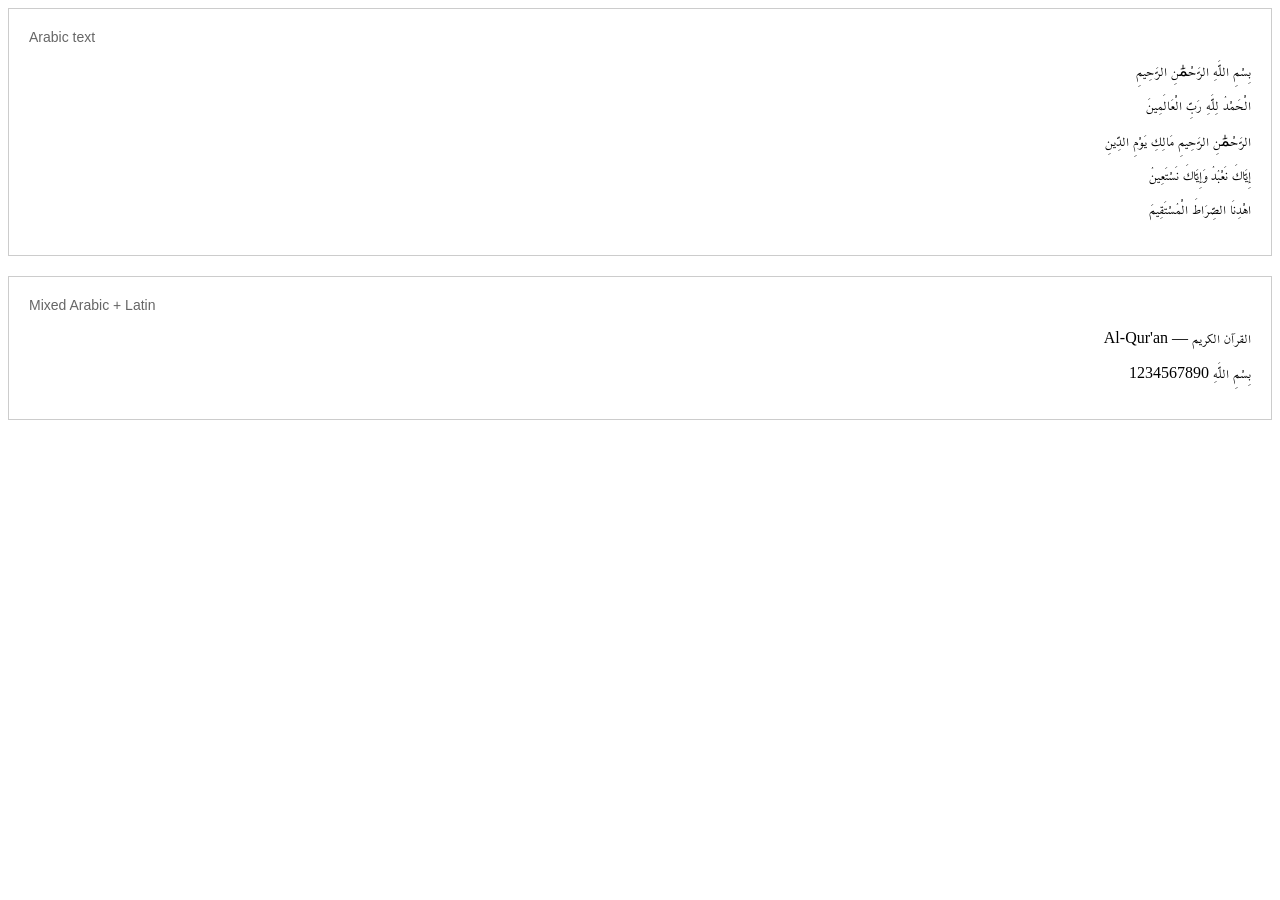
<file: test.html>
<!DOCTYPE html>
<html lang="ar" dir="rtl">

<head>
    <meta charset="UTF-8">
    <meta name="viewport" content="width=device-width, initial-scale=1.0">

    <title>Arabic Font Test</title>

    <style>
        @font-face {
            font-family: 'KacstBook';
            src: local('KacstBook'),
                url('fonts/KacstBook.ttf') format('truetype');
        }

        body {
            font-feature-settings: "liga" 1, "dlig" 1, "hlig" 1;

            font-family:
                "KacstBook",
                serif !important;
        }

        .test {
            border: 1px solid #ccc;
            padding: 20px;
            margin-bottom: 20px;
        }

        .label {
            font-family: sans-serif;
            font-size: 14px;
            direction: ltr;
            text-align: left;
            color: #666;
        }
    </style>
</head>

<body>

    <div class="test">
        <div class="label">Arabic text</div>

        <p>
            بِسْمِ اللَّهِ الرَّحْمَٰنِ الرَّحِيمِ
        </p>

        <p>
            الْحَمْدُ لِلَّهِ رَبِّ الْعَالَمِينَ
        </p>

        <p>
            الرَّحْمَٰنِ الرَّحِيمِ مَالِكِ يَوْمِ الدِّينِ
        </p>

        <p>
            إِيَّاكَ نَعْبُدُ وَإِيَّاكَ نَسْتَعِينُ
        </p>

        <p>
            اهْدِنَا الصِّرَاطَ الْمُسْتَقِيمَ
        </p>
    </div>

    <div class="test">
        <div class="label">Mixed Arabic + Latin</div>

        <p>
            القرآن الكريم — Al-Qur'an
        </p>

        <p>
            بِسْمِ اللَّهِ 1234567890
        </p>
    </div>

</body>

</html>
</file>
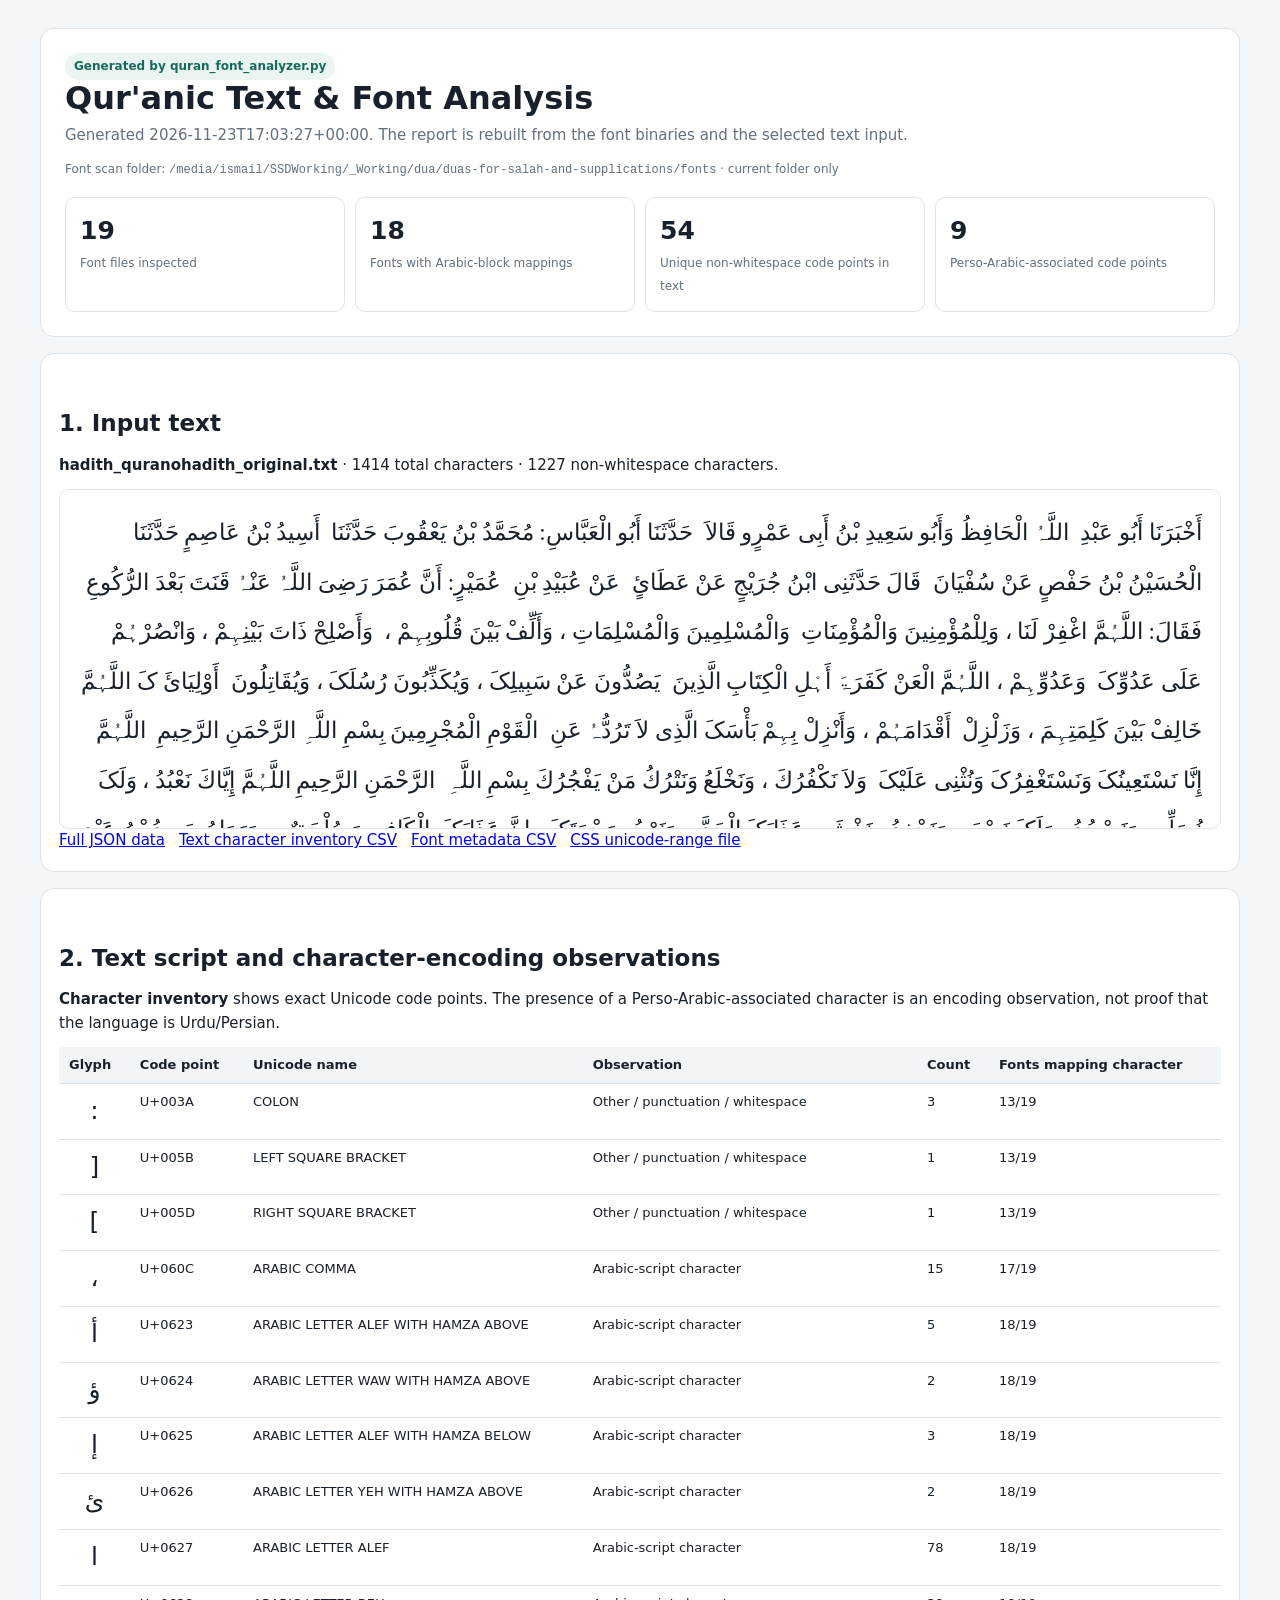
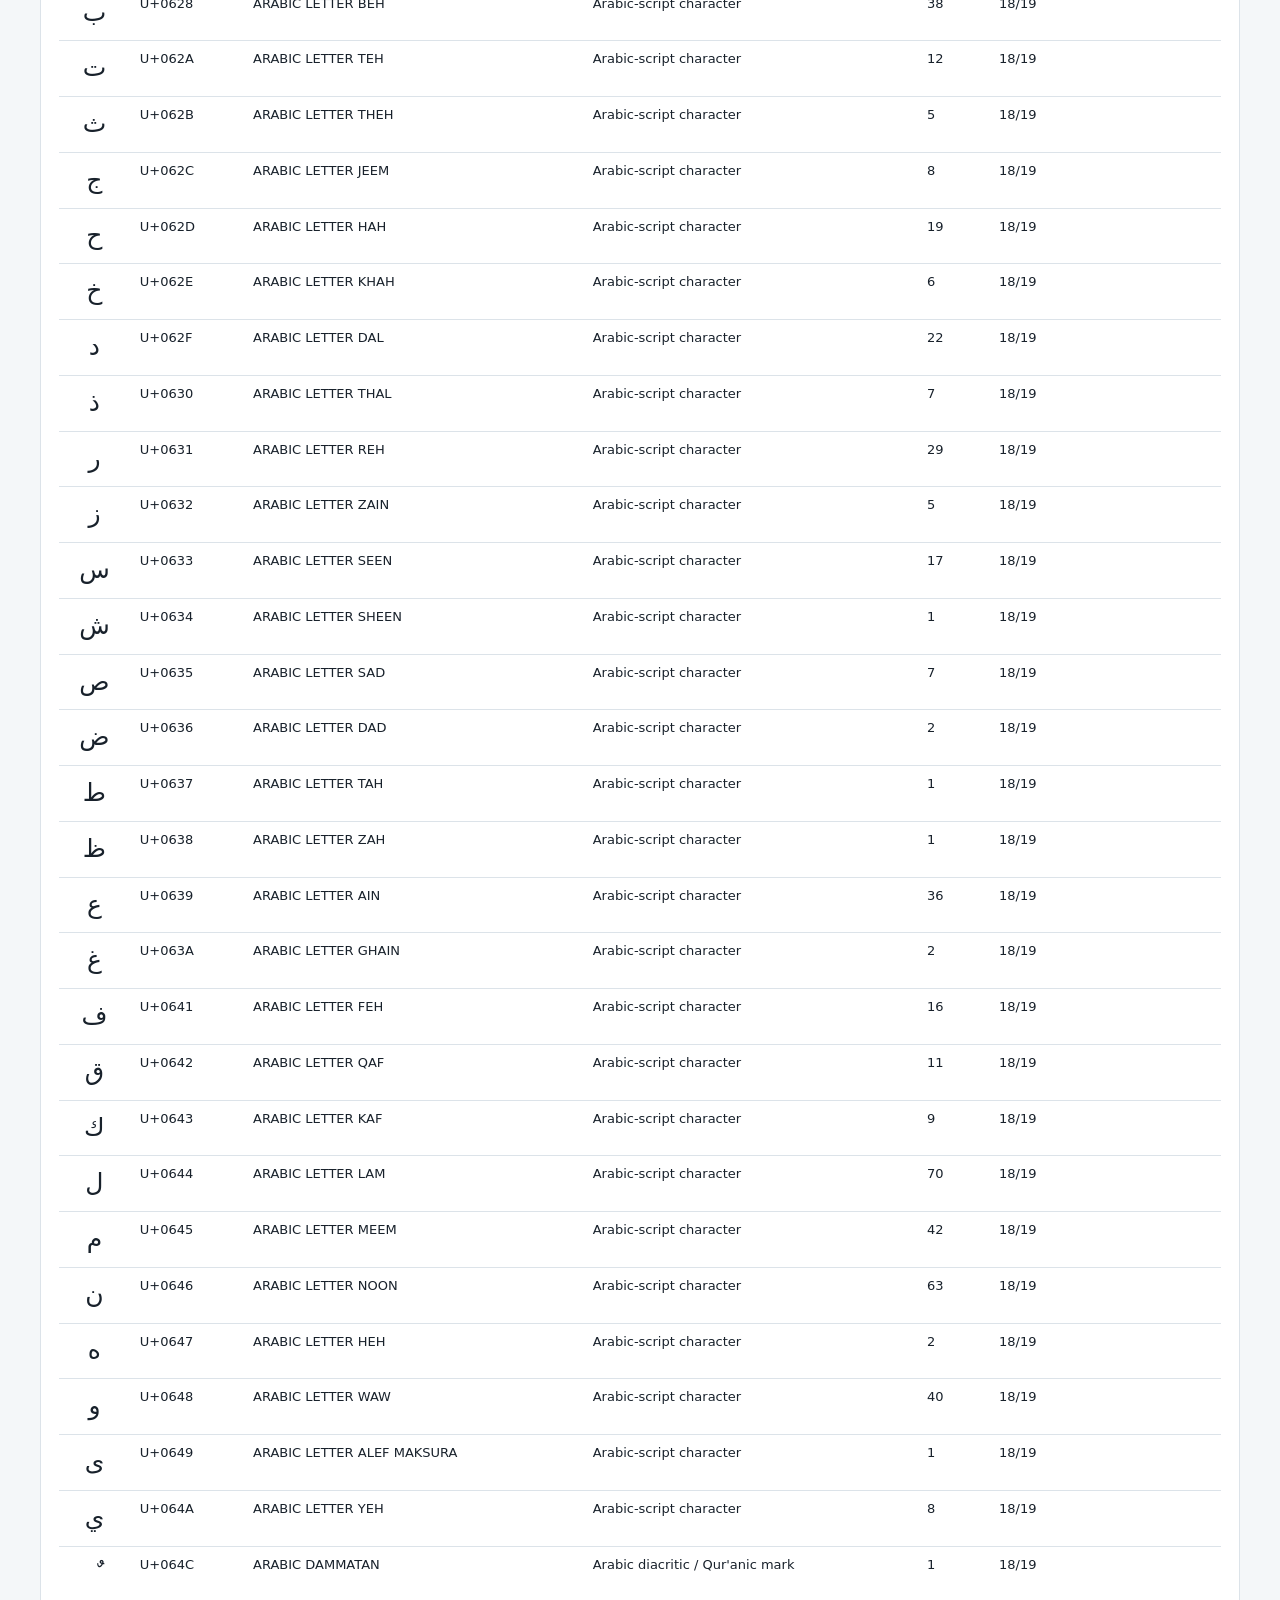
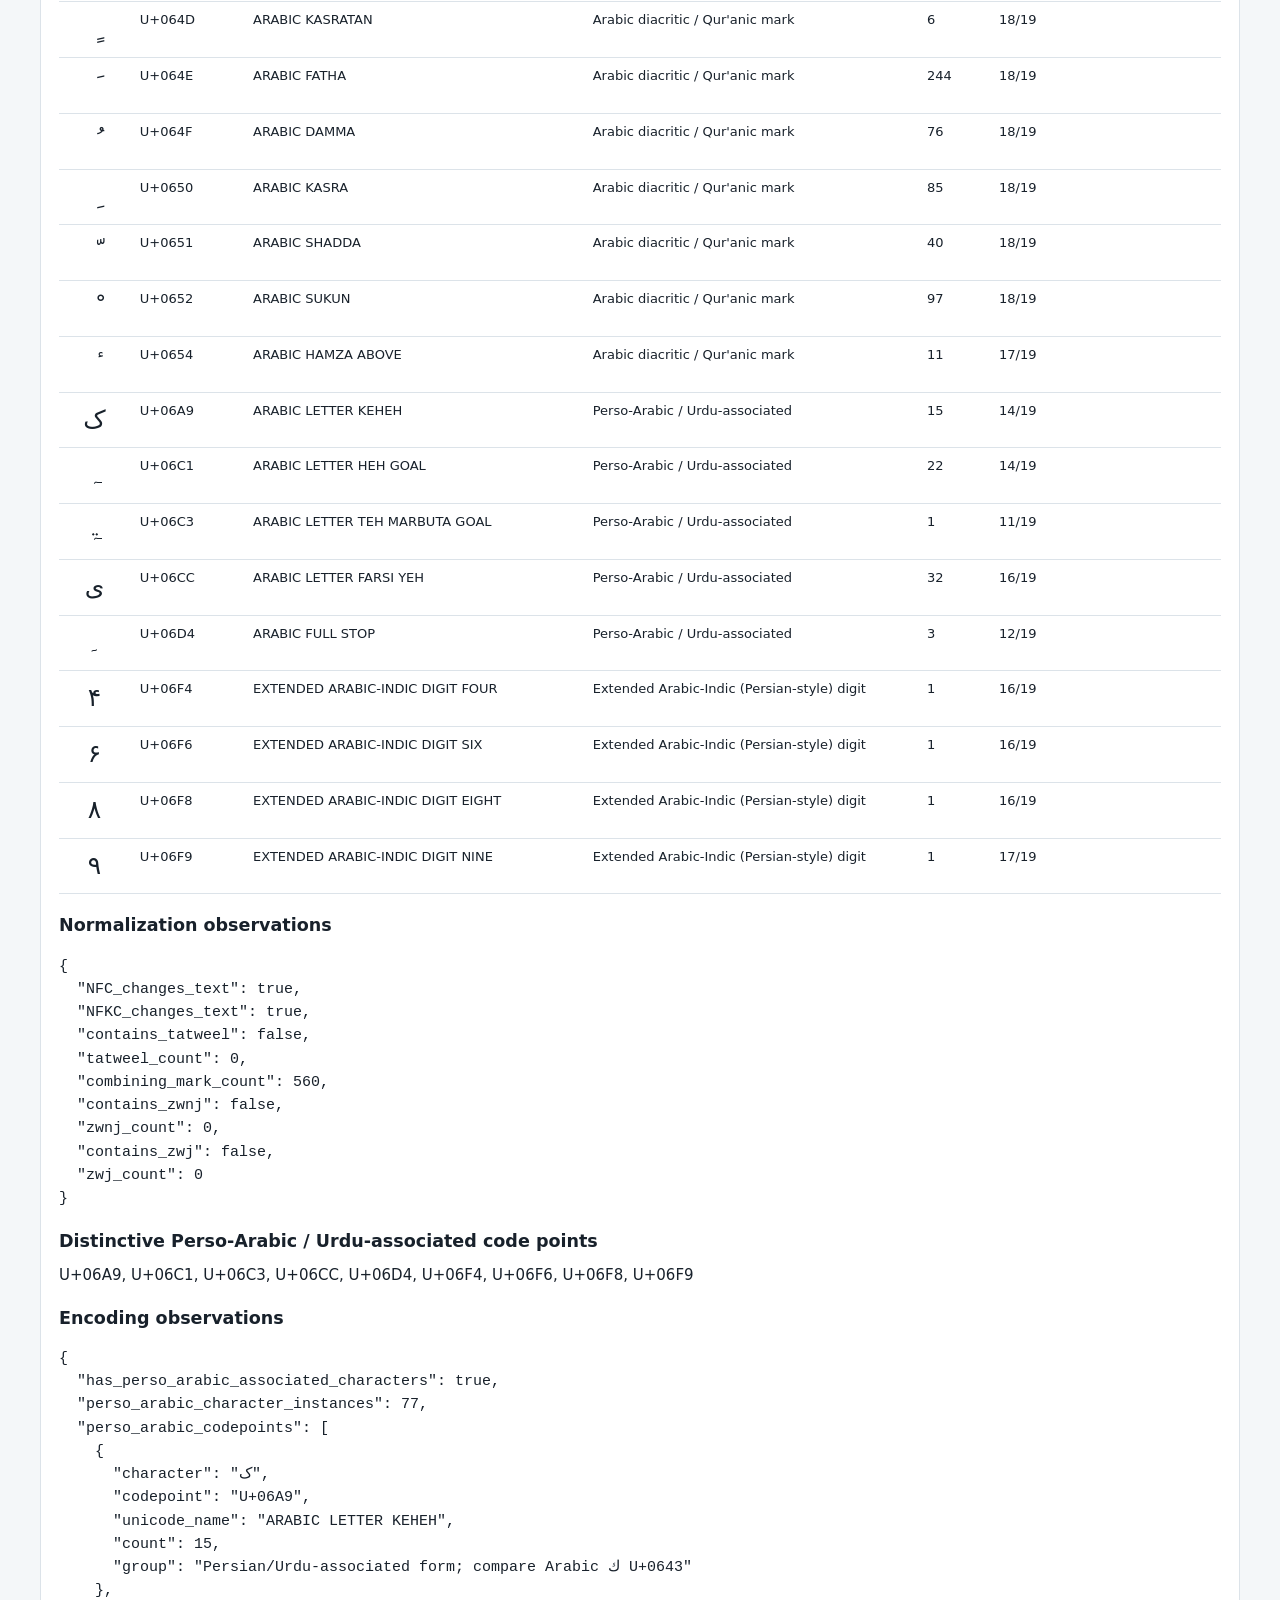
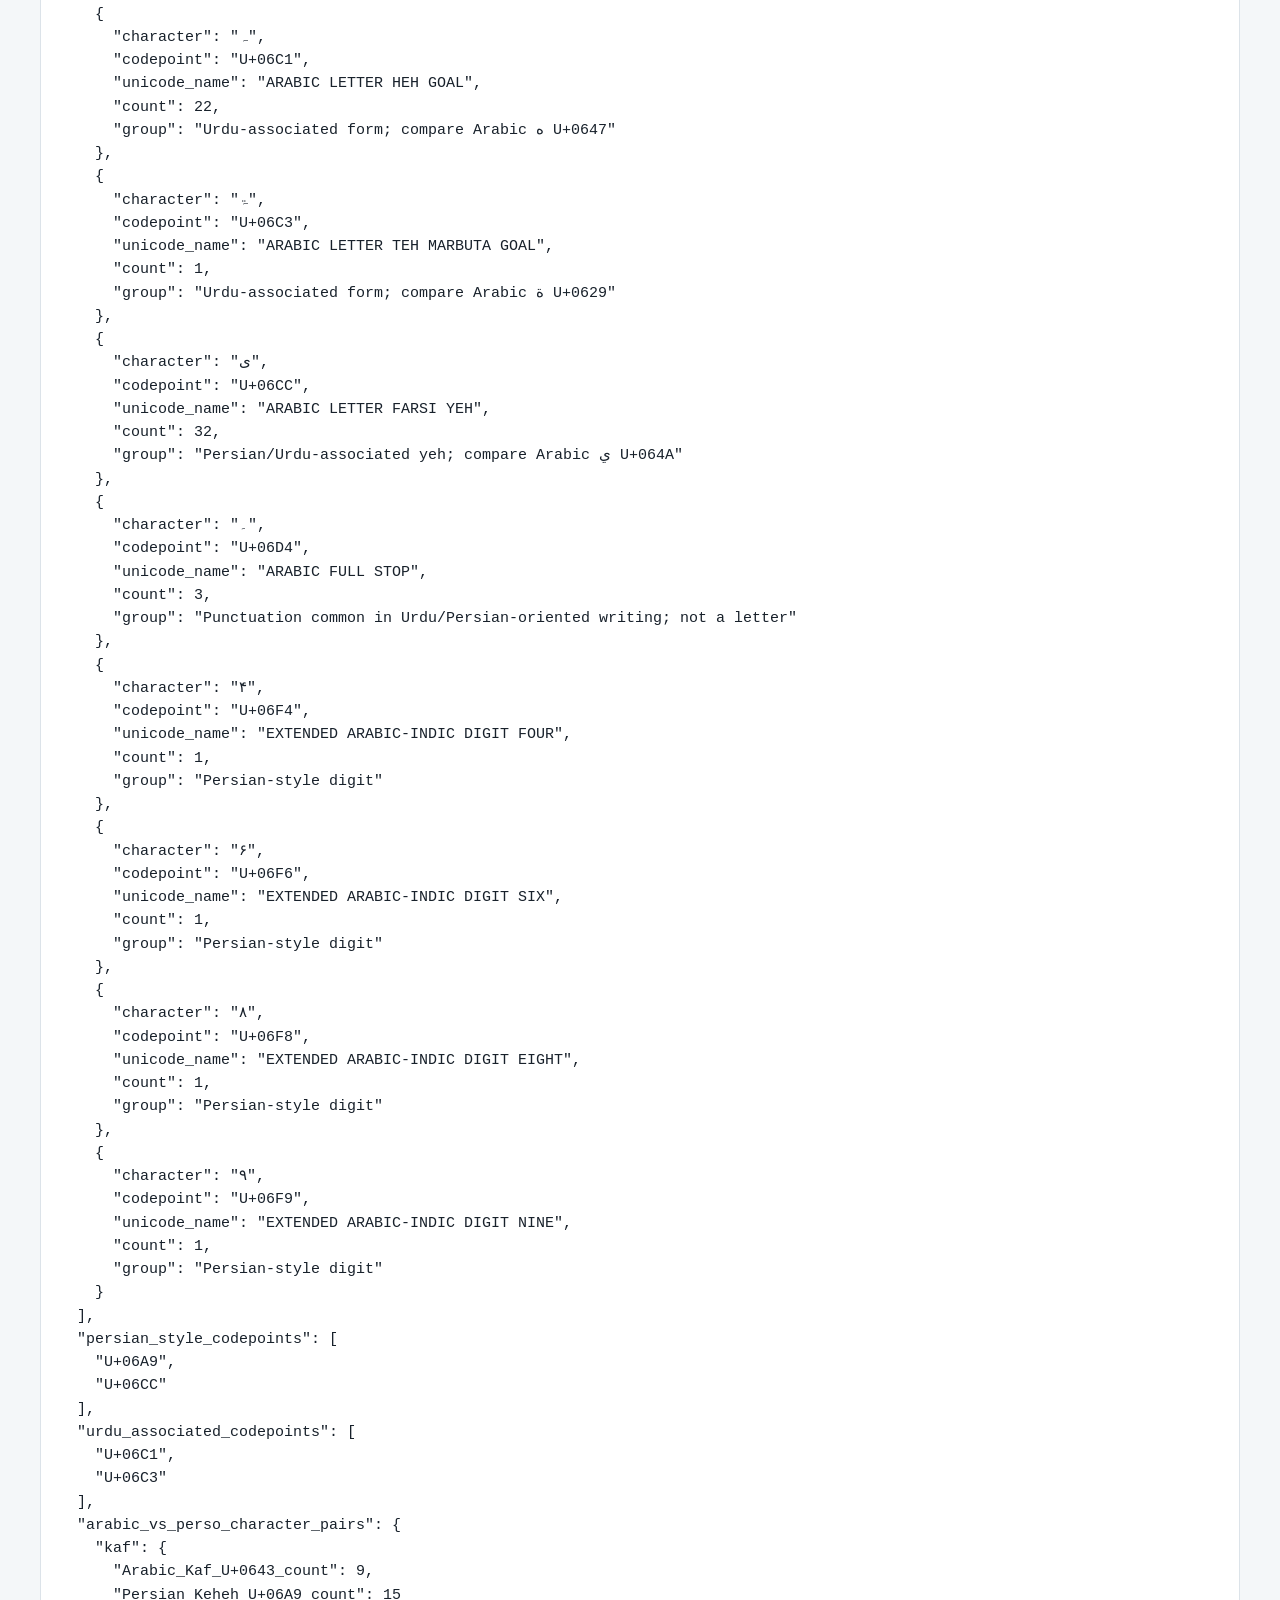
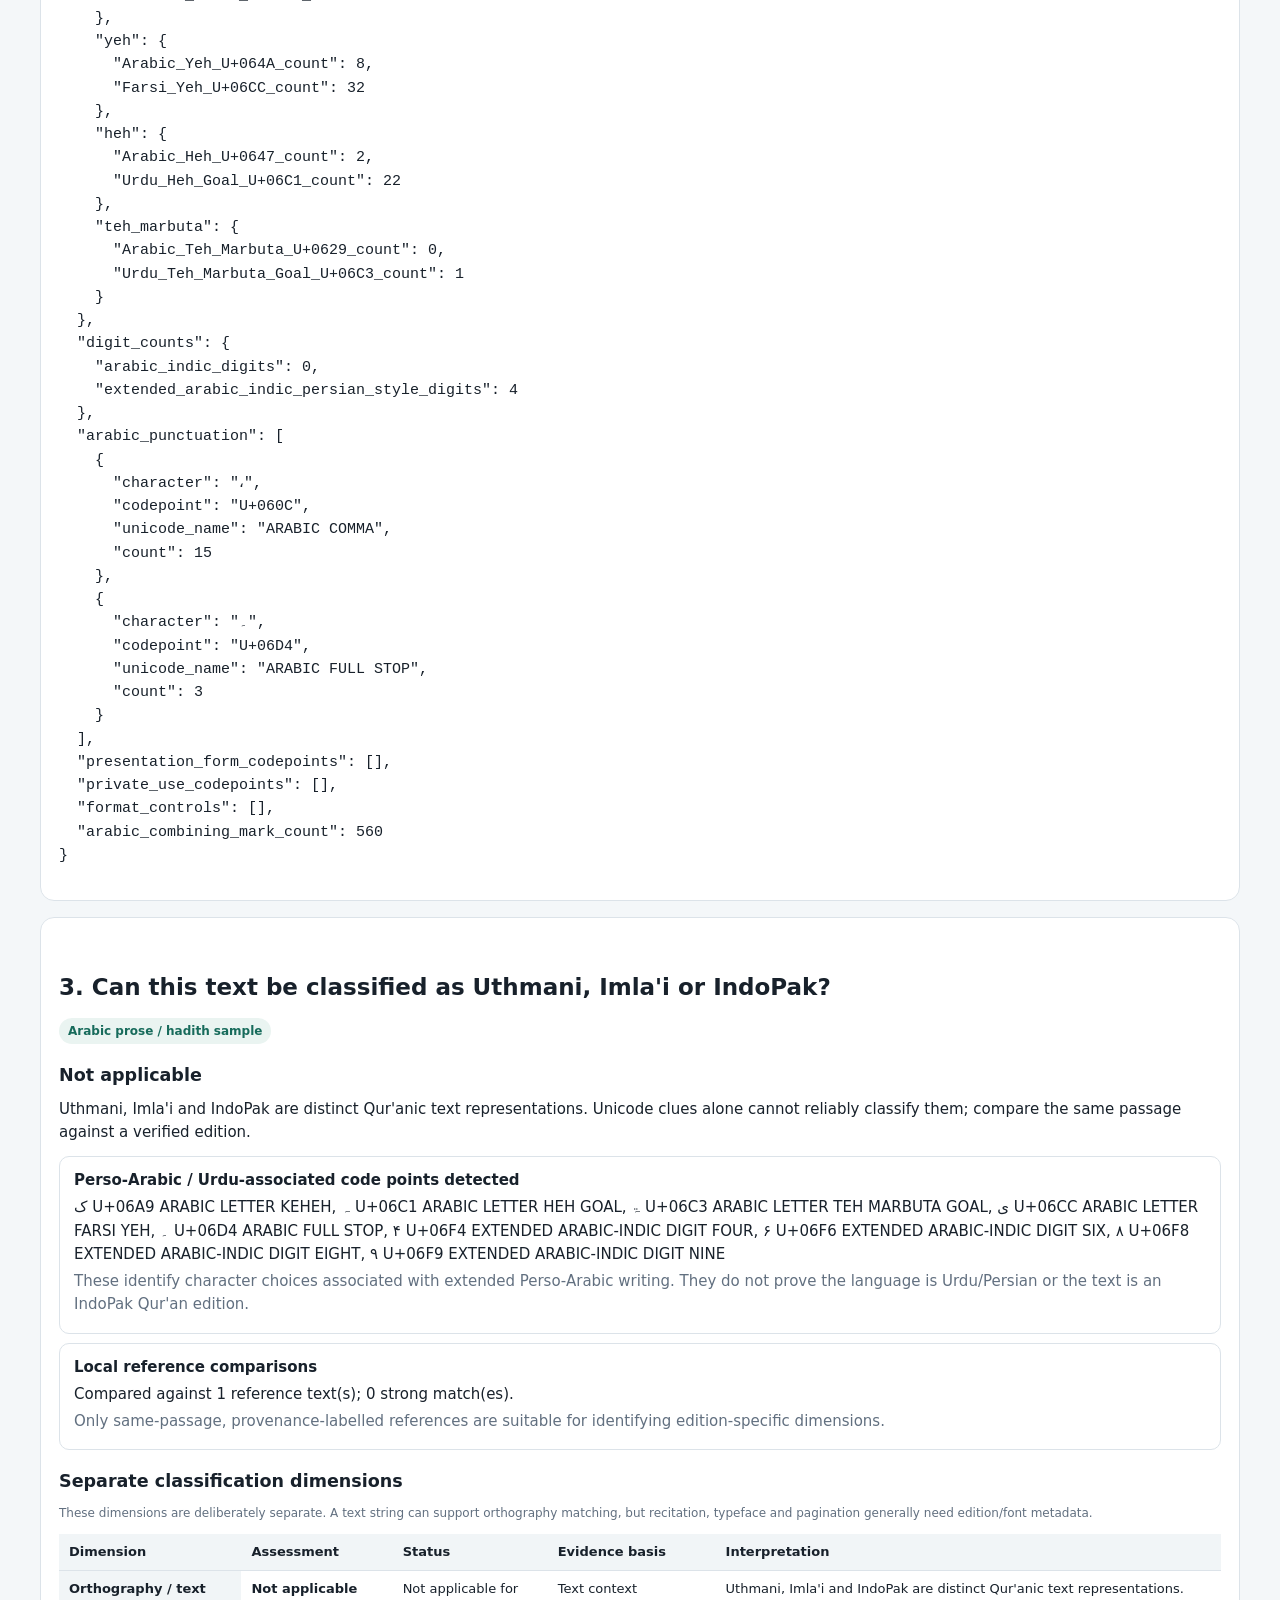
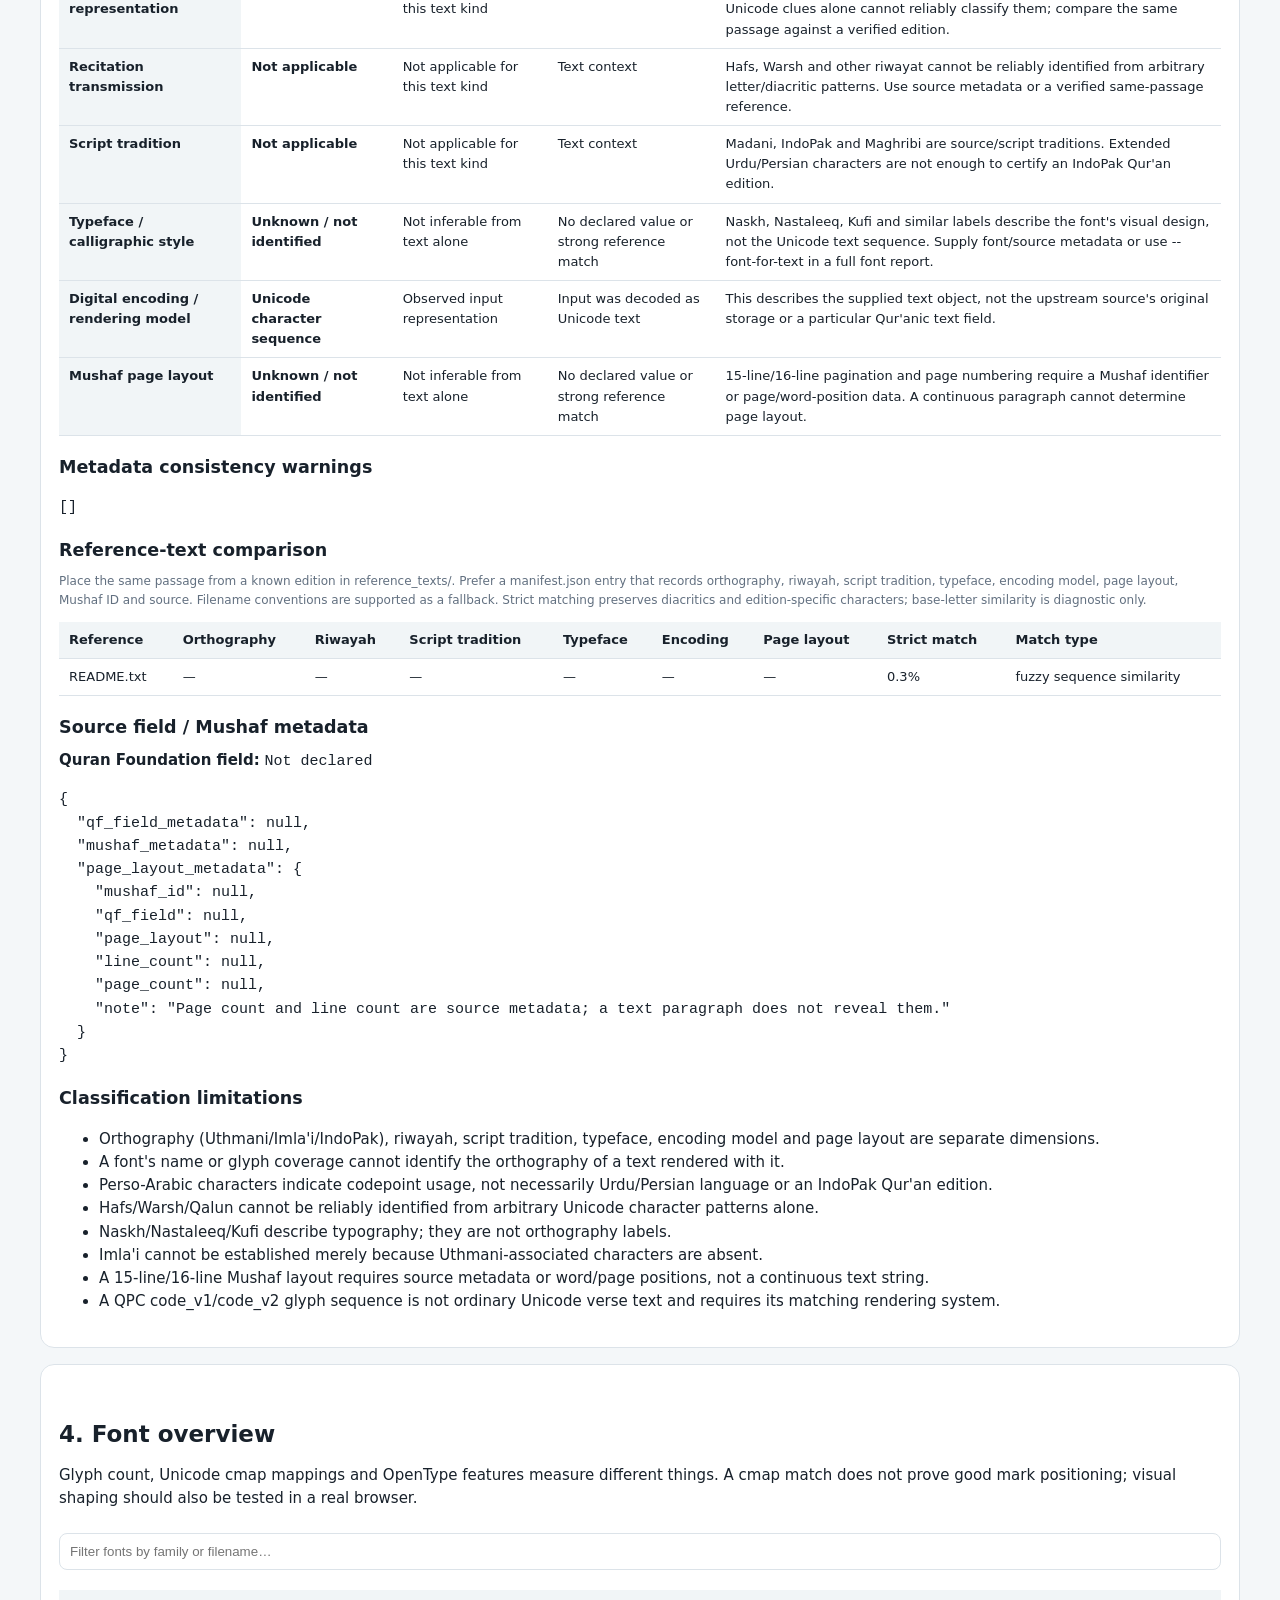
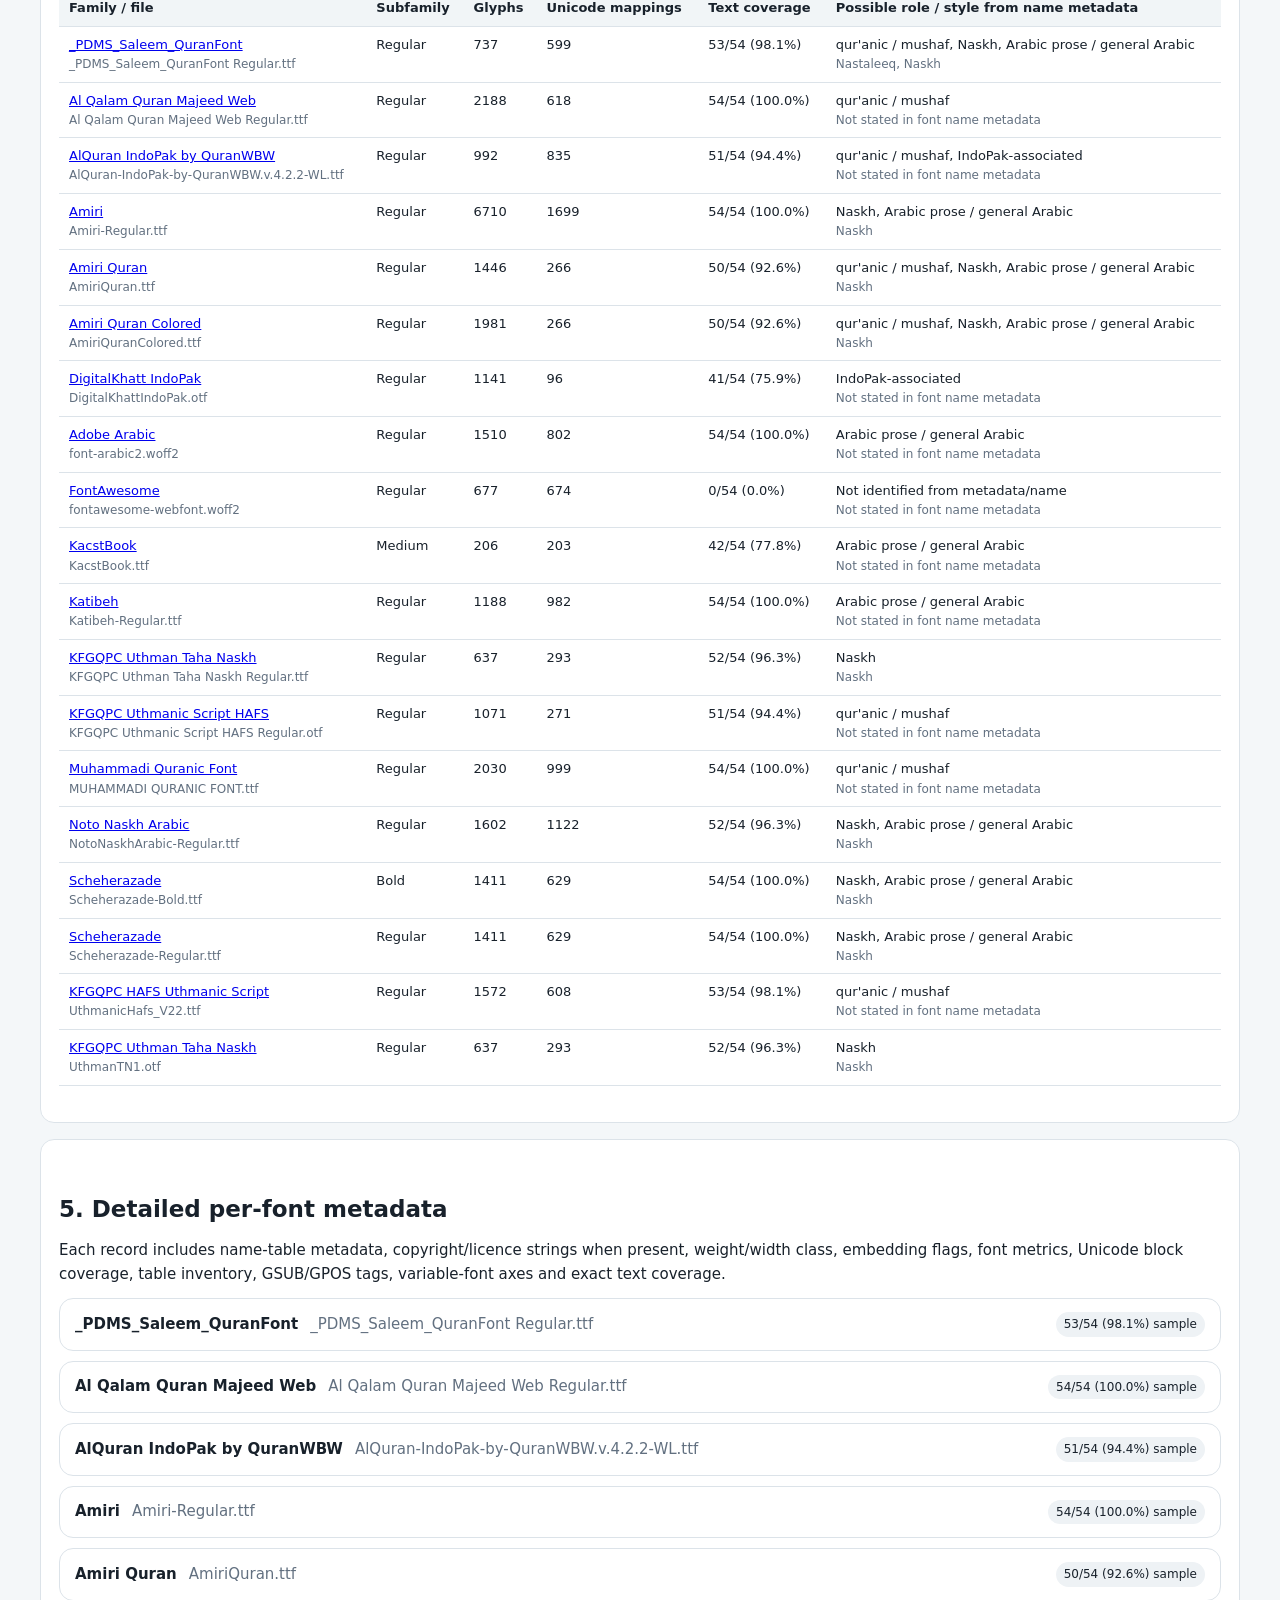
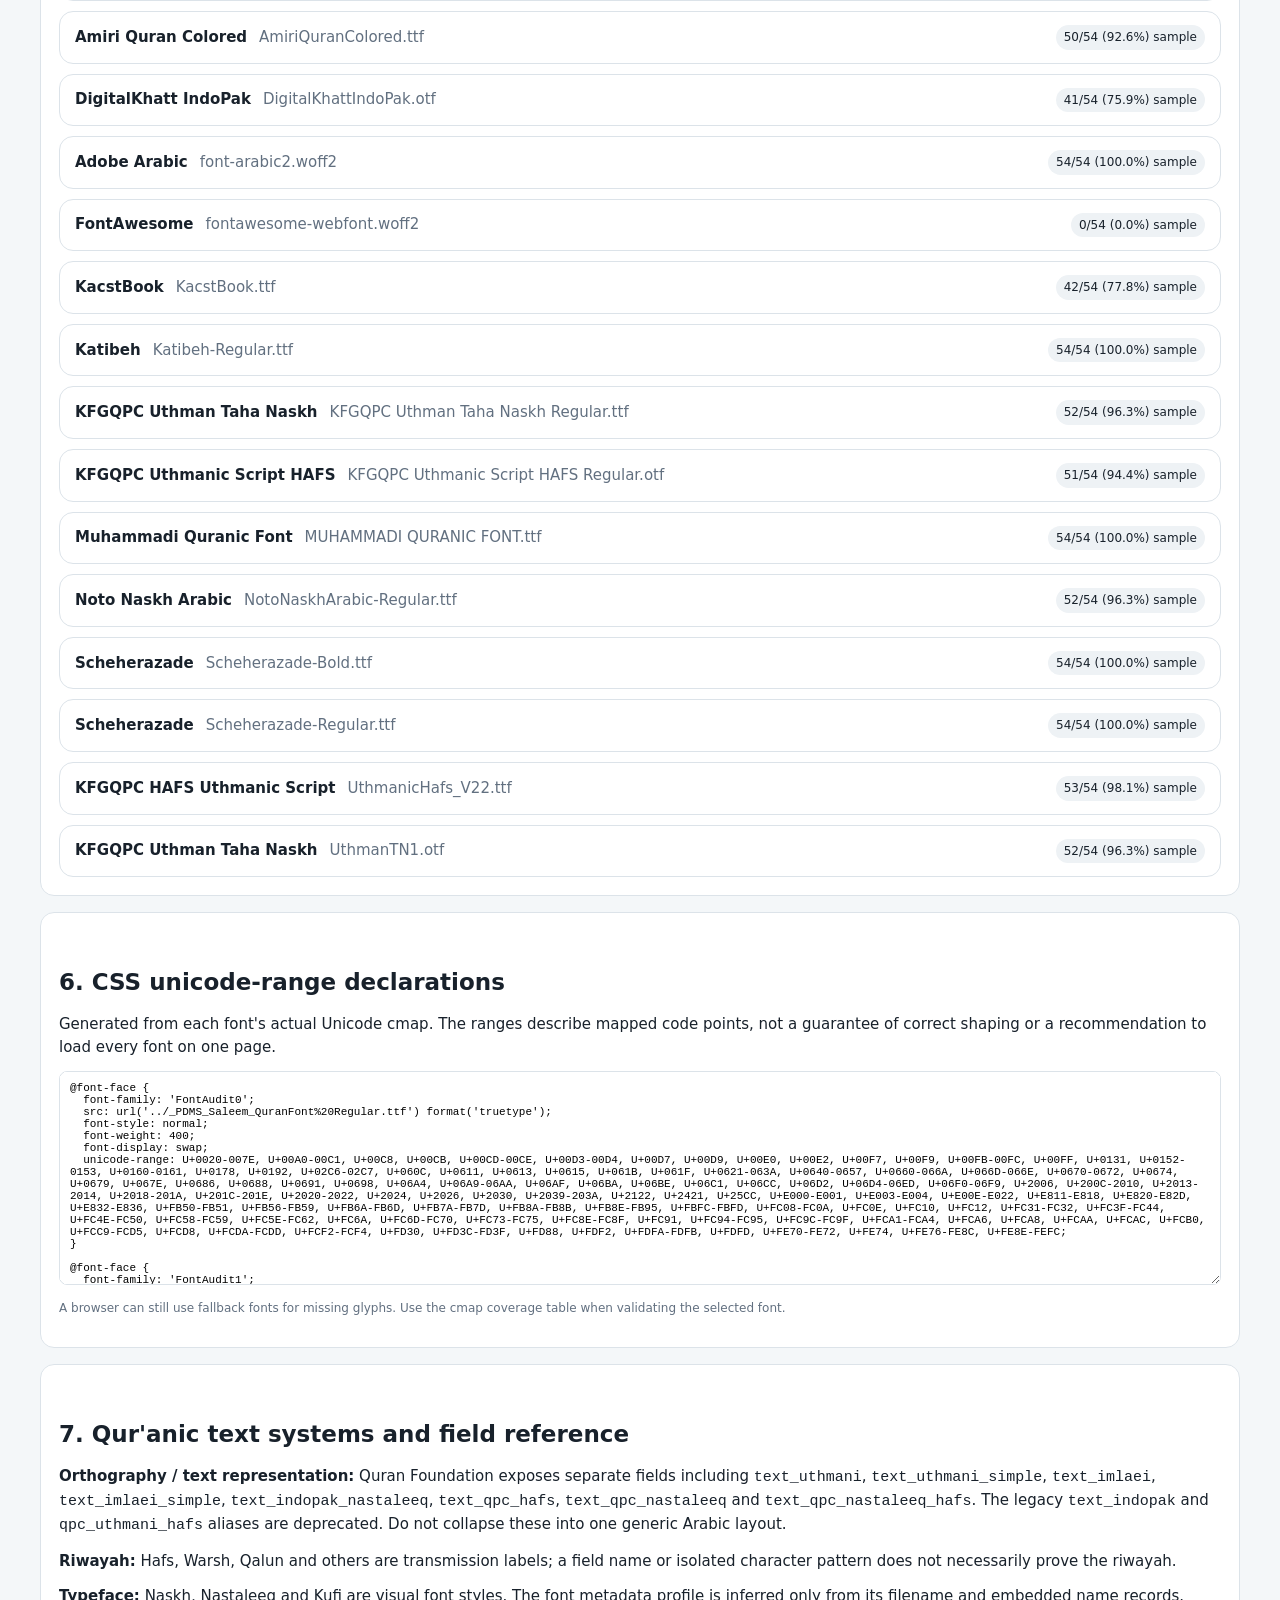
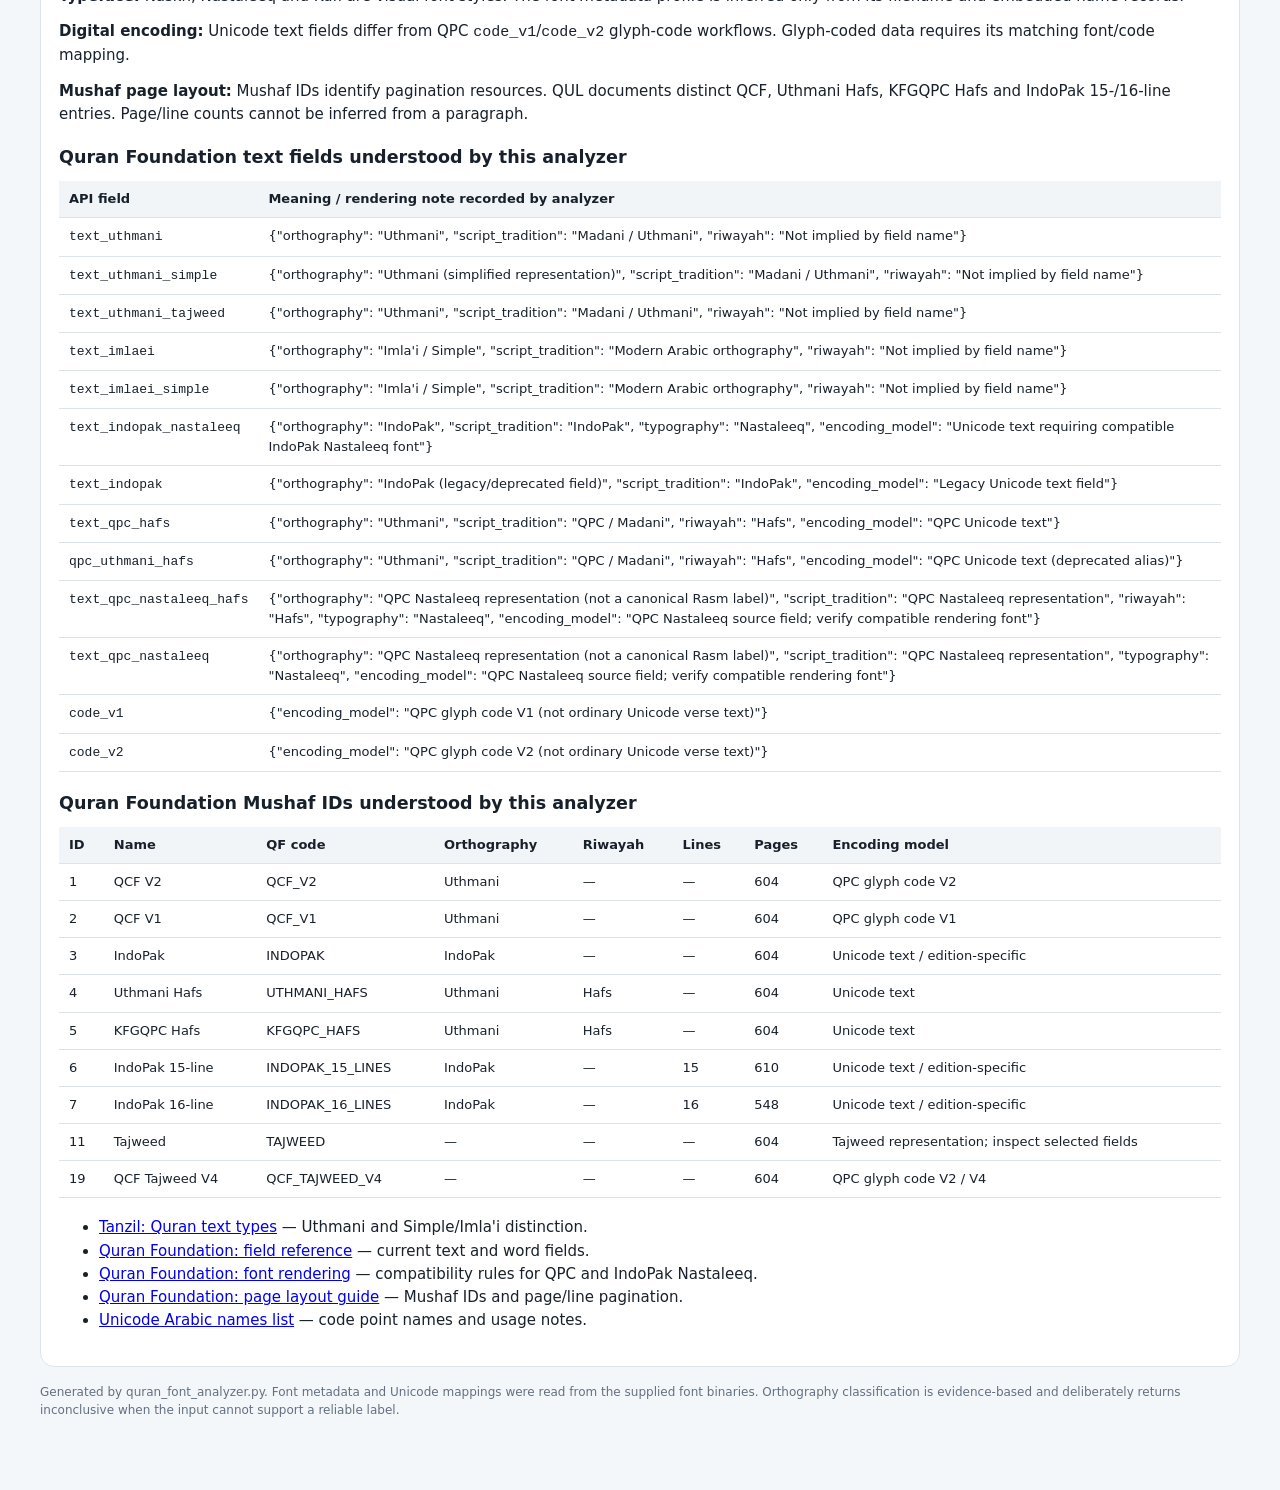
<file: fonts/report-output/report.html>
<!doctype html>
<html lang="en"><head><meta charset="utf-8"><meta name="viewport" content="width=device-width, initial-scale=1">
<title>Qur'anic Text & Font Analysis</title>
<style>
:root{--ink:#18212b;--muted:#627080;--line:#dce3e9;--bg:#f4f7f9;--card:#fff;--accent:#176b5b;--soft:#eaf4f1}
*{box-sizing:border-box}body{margin:0;background:var(--bg);color:var(--ink);font:15px/1.55 system-ui,-apple-system,Segoe UI,sans-serif}main{max-width:1240px;margin:0 auto;padding:28px 20px 70px}h1{font-size:32px;line-height:1.15;margin:0 0 8px}h2{margin:34px 0 12px;font-size:23px}h3{margin:18px 0 8px}h4{margin:16px 0 6px}p{margin:6px 0 12px}.muted,.small{color:var(--muted)}.small{font-size:12px}.hero,.panel,.font-card{background:var(--card);border:1px solid var(--line);border-radius:14px}.hero{padding:24px}.panel{padding:18px;margin:16px 0}.stats{display:grid;grid-template-columns:repeat(auto-fit,minmax(150px,1fr));gap:10px;margin-top:18px}.stat{padding:14px;border:1px solid var(--line);border-radius:10px;background:#fff}.stat b{display:block;font-size:25px}.stat span{color:var(--muted);font-size:12px}.tag{display:inline-block;background:var(--soft);color:var(--accent);padding:4px 9px;border-radius:99px;font-size:12px;font-weight:650}.notice{border-left:4px solid #b27822;background:#fff9ed;padding:13px 15px;border-radius:8px}.arabic{font-family:serif;direction:rtl;text-align:right;line-height:2.15;font-size:23px;white-space:pre-wrap;word-break:normal}.text-preview{max-height:340px;overflow:auto;border:1px solid var(--line);padding:18px;border-radius:10px;background:#fff}table{border-collapse:collapse;width:100%;font-size:13px;margin:10px 0 18px}th,td{padding:8px 10px;text-align:left;border-bottom:1px solid var(--line);vertical-align:top}th{background:#f1f5f7;position:sticky;top:0}td.glyph{font-size:25px;text-align:center;min-width:58px}code,textarea{font-family:ui-monospace,monospace}textarea{width:100%;border:1px solid var(--line);border-radius:8px;padding:10px;font-size:11px}.font-list{display:grid;gap:10px}.font-card{overflow:hidden}.font-card summary{display:flex;gap:12px;align-items:center;flex-wrap:wrap;padding:13px 15px;cursor:pointer;list-style:none}.font-card summary::-webkit-details-marker{display:none}.font-title{font-weight:700}.pill{margin-left:auto;background:#eef2f5;border-radius:99px;padding:3px 8px;font-size:12px}.font-inner{padding:14px 18px;border-top:1px solid var(--line)}.preview{font-size:28px;line-height:2.2;text-align:right;direction:rtl;border:1px solid var(--line);padding:12px;border-radius:10px;max-height:170px;overflow:auto;unicode-bidi:plaintext}.grid-meta{display:grid;grid-template-columns:repeat(auto-fit,minmax(180px,1fr));gap:8px;margin-top:12px}.grid-meta>div{padding:9px;background:#f6f8f9;border-radius:8px}.grid-meta b,.grid-meta span{display:block}.grid-meta b{font-size:11px;color:var(--muted)}.grid-meta span{font-weight:650;overflow-wrap:anywhere}.evidence{padding:12px 14px;border:1px solid var(--line);border-radius:10px;margin:9px 0}.evidence h4{margin:0 0 4px}.evidence p{margin:4px 0}.actions a{margin-right:14px}.filter{margin:10px 0;padding:10px;border:1px solid var(--line);border-radius:8px;width:100%}@media(max-width:640px){main{padding:14px}h1{font-size:26px}table{display:block;overflow-x:auto}}
@font-face{font-family:'FontAudit0';src:url('../_PDMS_Saleem_QuranFont%20Regular.ttf') format('truetype');font-style:normal;font-weight:400;font-display:swap;}@font-face{font-family:'FontAudit1';src:url('../Al%20Qalam%20Quran%20Majeed%20Web%20Regular.ttf') format('truetype');font-style:normal;font-weight:400;font-display:swap;}@font-face{font-family:'FontAudit2';src:url('../AlQuran-IndoPak-by-QuranWBW.v.4.2.2-WL.ttf') format('truetype');font-style:normal;font-weight:400;font-display:swap;}@font-face{font-family:'FontAudit3';src:url('../Amiri-Regular.ttf') format('truetype');font-style:normal;font-weight:400;font-display:swap;}@font-face{font-family:'FontAudit4';src:url('../AmiriQuran.ttf') format('truetype');font-style:normal;font-weight:400;font-display:swap;}@font-face{font-family:'FontAudit5';src:url('../AmiriQuranColored.ttf') format('truetype');font-style:normal;font-weight:400;font-display:swap;}@font-face{font-family:'FontAudit6';src:url('../DigitalKhattIndoPak.otf') format('opentype');font-style:normal;font-weight:400;font-display:swap;}@font-face{font-family:'FontAudit7';src:url('../font-arabic2.woff2') format('woff2');font-style:normal;font-weight:400;font-display:swap;}@font-face{font-family:'FontAudit8';src:url('../fontawesome-webfont.woff2') format('woff2');font-style:normal;font-weight:400;font-display:swap;}@font-face{font-family:'FontAudit9';src:url('../KacstBook.ttf') format('truetype');font-style:normal;font-weight:500;font-display:swap;}@font-face{font-family:'FontAudit10';src:url('../Katibeh-Regular.ttf') format('truetype');font-style:normal;font-weight:400;font-display:swap;}@font-face{font-family:'FontAudit11';src:url('../KFGQPC%20Uthman%20Taha%20Naskh%20Regular.ttf') format('truetype');font-style:normal;font-weight:400;font-display:swap;}@font-face{font-family:'FontAudit12';src:url('../KFGQPC%20Uthmanic%20Script%20HAFS%20Regular.otf') format('opentype');font-style:normal;font-weight:400;font-display:swap;}@font-face{font-family:'FontAudit13';src:url('../MUHAMMADI%20QURANIC%20FONT.ttf') format('truetype');font-style:normal;font-weight:400;font-display:swap;}@font-face{font-family:'FontAudit14';src:url('../NotoNaskhArabic-Regular.ttf') format('truetype');font-style:normal;font-weight:400;font-display:swap;}@font-face{font-family:'FontAudit15';src:url('../Scheherazade-Bold.ttf') format('truetype');font-style:normal;font-weight:700;font-display:swap;}@font-face{font-family:'FontAudit16';src:url('../Scheherazade-Regular.ttf') format('truetype');font-style:normal;font-weight:400;font-display:swap;}@font-face{font-family:'FontAudit17';src:url('../UthmanicHafs_V22.ttf') format('truetype');font-style:normal;font-weight:400;font-display:swap;}@font-face{font-family:'FontAudit18';src:url('../UthmanTN1.otf') format('opentype');font-style:normal;font-weight:400;font-display:swap;}
</style></head><body><main>
<header class="hero"><span class="tag">Generated by quran_font_analyzer.py</span><h1>Qur'anic Text & Font Analysis</h1><p class="muted">Generated 2026-11-23T17:03:27+00:00. The report is rebuilt from the font binaries and the selected text input.</p><p class="small">Font scan folder: <code>/media/ismail/SSDWorking/_Working/dua/duas-for-salah-and-supplications/fonts</code> · current folder only</p>
<div class="stats"><div class="stat"><b>19</b><span>Font files inspected</span></div><div class="stat"><b>18</b><span>Fonts with Arabic-block mappings</span></div><div class="stat"><b>54</b><span>Unique non-whitespace code points in text</span></div><div class="stat"><b>9</b><span>Perso-Arabic-associated code points</span></div></div></header>
<section class="panel"><h2>1. Input text</h2><p><b>hadith_quranohadith_original.txt</b> · 1414 total characters · 1227 non-whitespace characters.</p><div class="text-preview arabic" dir="rtl">أَخْبَرَنَا أَبُو عَبْدِ  اللَّہُ الْحَافِظُ وَأَبُو سَعِیدِ بْنُ أَبِی عَمْرٍو قَالاَ  حَدَّثَنَا أَبُو الْعَبَّاسِ: مُحَمَّدُ بْنُ یَعْقُوبَ حَدَّثَنَا  أَسِیدُ بْنُ عَاصِمٍ حَدَّثَنَا الْحُسَیْنُ بْنُ حَفْصٍ عَنْ سُفْیَانَ  قَالَ حَدَّثَنِی ابْنُ جُرَیْجٍ عَنْ عَطَائٍ  عَنْ عُبَیْدِ بْنِ  عُمَیْرٍ: أَنَّ عُمَرَ رَضِیَ اللَّہُ عَنْہُ قَنَتَ بَعْدَ الرُّکُوعِ  فَقَالَ: اللَّہُمَّ اغْفِرْ لَنَا ، وَلِلْمُؤْمِنِینَ وَالْمُؤْمِنَاتِ  وَالْمُسْلِمِینَ وَالْمُسْلِمَاتِ ، وَأَلِّفْ بَیْنَ قُلُوبِہِمْ ،  وَأَصْلِحْ ذَاتَ بَیْنِہِمْ ، وَانْصُرْہُمْ عَلَی عَدُوِّکَ  وَعَدُوِّہِمْ ، اللَّہُمَّ الْعَنْ کَفَرَۃَ أَہْلِ الْكِتَابِ الَّذِینَ  یَصُدُّونَ عَنْ سَبِیلِکَ ، وَيُكَذِّبُونَ رُسُلَکَ ، وَيُقَاتِلُونَ  أَوْلِيَائَ کَ اللَّہُمَّ خَالِفْ بَیْنَ كَلِمَتِہِمَ ، وَزَلْزِلْ  أَقْدَامَہُمْ ، وَأَنْزِلْ بِہِمْ بَأْسَکَ الَّذِی لاَ تَرُدُّہُ عَنِ  الْقَوْمِ الْمُجْرِمِینَ بِسْمِ اللَّہِ الرَّحْمَنِ الرَّحِیمِ  اللَّہُمَّ إِنَّا نَسْتَعِینُکَ وَنَسْتَغْفِرُکَ وَنُثْنِی عَلَیْکَ  وَلاَ نَكْفُرُكَ ، وَنَخْلَعُ وَنَتْرُكُ مَنْ يَفْجُرُكَ بِسْمِ اللَّہِ  الرَّحْمَنِ الرَّحِیمِ اللَّہُمَّ إِيَّاكَ نَعْبُدُ ، وَلَکَ نُصَلِّی  وَنَسْجُدُ ، وَلَکَ نَسْعَی وَنَحْفِدُ ، نَخْشَی عَذَابَکَ الْجَدَّ ،  وَنَرْجُو رَحْمَتَکَ ، إِنَّ عَذَابَکَ بِالْكَافِرِينَ مُلْحَقٌ۔   وَرَوَاهُ سَعِيدُ بْنُ عَبْدِ الرَّحْمَنِ بْنُ أَبْزَى عَنْ أَبِيهِ  عَنْ عُمَرَ فَخَالَفَ ہَذَا فِی بَعْضِہِ۔  [صحیح۔ اخرجہ عبدالرزاق ۴۹۶۸]
</div><div class="actions"><a href="font_report.json">Full JSON data</a><a href="character_inventory.csv">Text character inventory CSV</a><a href="font_inventory.csv">Font metadata CSV</a><a href="font_unicode_ranges.css">CSS unicode-range file</a></div></section>
<section class="panel"><h2>2. Text script and character-encoding observations</h2>
<p><b>Character inventory</b> shows exact Unicode code points. The presence of a Perso-Arabic-associated character is an encoding observation, not proof that the language is Urdu/Persian.</p>
<table><thead><tr><th>Glyph</th><th>Code point</th><th>Unicode name</th><th>Observation</th><th>Count</th><th>Fonts mapping character</th></tr></thead><tbody><tr><td class='glyph' dir='rtl'>:</td><td>U+003A</td><td>COLON</td><td>Other / punctuation / whitespace</td><td>3</td><td>13/19</td></tr><tr><td class='glyph' dir='rtl'>[</td><td>U+005B</td><td>LEFT SQUARE BRACKET</td><td>Other / punctuation / whitespace</td><td>1</td><td>13/19</td></tr><tr><td class='glyph' dir='rtl'>]</td><td>U+005D</td><td>RIGHT SQUARE BRACKET</td><td>Other / punctuation / whitespace</td><td>1</td><td>13/19</td></tr><tr><td class='glyph' dir='rtl'>،</td><td>U+060C</td><td>ARABIC COMMA</td><td>Arabic-script character</td><td>15</td><td>17/19</td></tr><tr><td class='glyph' dir='rtl'>أ</td><td>U+0623</td><td>ARABIC LETTER ALEF WITH HAMZA ABOVE</td><td>Arabic-script character</td><td>5</td><td>18/19</td></tr><tr><td class='glyph' dir='rtl'>ؤ</td><td>U+0624</td><td>ARABIC LETTER WAW WITH HAMZA ABOVE</td><td>Arabic-script character</td><td>2</td><td>18/19</td></tr><tr><td class='glyph' dir='rtl'>إ</td><td>U+0625</td><td>ARABIC LETTER ALEF WITH HAMZA BELOW</td><td>Arabic-script character</td><td>3</td><td>18/19</td></tr><tr><td class='glyph' dir='rtl'>ئ</td><td>U+0626</td><td>ARABIC LETTER YEH WITH HAMZA ABOVE</td><td>Arabic-script character</td><td>2</td><td>18/19</td></tr><tr><td class='glyph' dir='rtl'>ا</td><td>U+0627</td><td>ARABIC LETTER ALEF</td><td>Arabic-script character</td><td>78</td><td>18/19</td></tr><tr><td class='glyph' dir='rtl'>ب</td><td>U+0628</td><td>ARABIC LETTER BEH</td><td>Arabic-script character</td><td>38</td><td>18/19</td></tr><tr><td class='glyph' dir='rtl'>ت</td><td>U+062A</td><td>ARABIC LETTER TEH</td><td>Arabic-script character</td><td>12</td><td>18/19</td></tr><tr><td class='glyph' dir='rtl'>ث</td><td>U+062B</td><td>ARABIC LETTER THEH</td><td>Arabic-script character</td><td>5</td><td>18/19</td></tr><tr><td class='glyph' dir='rtl'>ج</td><td>U+062C</td><td>ARABIC LETTER JEEM</td><td>Arabic-script character</td><td>8</td><td>18/19</td></tr><tr><td class='glyph' dir='rtl'>ح</td><td>U+062D</td><td>ARABIC LETTER HAH</td><td>Arabic-script character</td><td>19</td><td>18/19</td></tr><tr><td class='glyph' dir='rtl'>خ</td><td>U+062E</td><td>ARABIC LETTER KHAH</td><td>Arabic-script character</td><td>6</td><td>18/19</td></tr><tr><td class='glyph' dir='rtl'>د</td><td>U+062F</td><td>ARABIC LETTER DAL</td><td>Arabic-script character</td><td>22</td><td>18/19</td></tr><tr><td class='glyph' dir='rtl'>ذ</td><td>U+0630</td><td>ARABIC LETTER THAL</td><td>Arabic-script character</td><td>7</td><td>18/19</td></tr><tr><td class='glyph' dir='rtl'>ر</td><td>U+0631</td><td>ARABIC LETTER REH</td><td>Arabic-script character</td><td>29</td><td>18/19</td></tr><tr><td class='glyph' dir='rtl'>ز</td><td>U+0632</td><td>ARABIC LETTER ZAIN</td><td>Arabic-script character</td><td>5</td><td>18/19</td></tr><tr><td class='glyph' dir='rtl'>س</td><td>U+0633</td><td>ARABIC LETTER SEEN</td><td>Arabic-script character</td><td>17</td><td>18/19</td></tr><tr><td class='glyph' dir='rtl'>ش</td><td>U+0634</td><td>ARABIC LETTER SHEEN</td><td>Arabic-script character</td><td>1</td><td>18/19</td></tr><tr><td class='glyph' dir='rtl'>ص</td><td>U+0635</td><td>ARABIC LETTER SAD</td><td>Arabic-script character</td><td>7</td><td>18/19</td></tr><tr><td class='glyph' dir='rtl'>ض</td><td>U+0636</td><td>ARABIC LETTER DAD</td><td>Arabic-script character</td><td>2</td><td>18/19</td></tr><tr><td class='glyph' dir='rtl'>ط</td><td>U+0637</td><td>ARABIC LETTER TAH</td><td>Arabic-script character</td><td>1</td><td>18/19</td></tr><tr><td class='glyph' dir='rtl'>ظ</td><td>U+0638</td><td>ARABIC LETTER ZAH</td><td>Arabic-script character</td><td>1</td><td>18/19</td></tr><tr><td class='glyph' dir='rtl'>ع</td><td>U+0639</td><td>ARABIC LETTER AIN</td><td>Arabic-script character</td><td>36</td><td>18/19</td></tr><tr><td class='glyph' dir='rtl'>غ</td><td>U+063A</td><td>ARABIC LETTER GHAIN</td><td>Arabic-script character</td><td>2</td><td>18/19</td></tr><tr><td class='glyph' dir='rtl'>ف</td><td>U+0641</td><td>ARABIC LETTER FEH</td><td>Arabic-script character</td><td>16</td><td>18/19</td></tr><tr><td class='glyph' dir='rtl'>ق</td><td>U+0642</td><td>ARABIC LETTER QAF</td><td>Arabic-script character</td><td>11</td><td>18/19</td></tr><tr><td class='glyph' dir='rtl'>ك</td><td>U+0643</td><td>ARABIC LETTER KAF</td><td>Arabic-script character</td><td>9</td><td>18/19</td></tr><tr><td class='glyph' dir='rtl'>ل</td><td>U+0644</td><td>ARABIC LETTER LAM</td><td>Arabic-script character</td><td>70</td><td>18/19</td></tr><tr><td class='glyph' dir='rtl'>م</td><td>U+0645</td><td>ARABIC LETTER MEEM</td><td>Arabic-script character</td><td>42</td><td>18/19</td></tr><tr><td class='glyph' dir='rtl'>ن</td><td>U+0646</td><td>ARABIC LETTER NOON</td><td>Arabic-script character</td><td>63</td><td>18/19</td></tr><tr><td class='glyph' dir='rtl'>ه</td><td>U+0647</td><td>ARABIC LETTER HEH</td><td>Arabic-script character</td><td>2</td><td>18/19</td></tr><tr><td class='glyph' dir='rtl'>و</td><td>U+0648</td><td>ARABIC LETTER WAW</td><td>Arabic-script character</td><td>40</td><td>18/19</td></tr><tr><td class='glyph' dir='rtl'>ى</td><td>U+0649</td><td>ARABIC LETTER ALEF MAKSURA</td><td>Arabic-script character</td><td>1</td><td>18/19</td></tr><tr><td class='glyph' dir='rtl'>ي</td><td>U+064A</td><td>ARABIC LETTER YEH</td><td>Arabic-script character</td><td>8</td><td>18/19</td></tr><tr><td class='glyph' dir='rtl'>ٌ</td><td>U+064C</td><td>ARABIC DAMMATAN</td><td>Arabic diacritic / Qur&#x27;anic mark</td><td>1</td><td>18/19</td></tr><tr><td class='glyph' dir='rtl'>ٍ</td><td>U+064D</td><td>ARABIC KASRATAN</td><td>Arabic diacritic / Qur&#x27;anic mark</td><td>6</td><td>18/19</td></tr><tr><td class='glyph' dir='rtl'>َ</td><td>U+064E</td><td>ARABIC FATHA</td><td>Arabic diacritic / Qur&#x27;anic mark</td><td>244</td><td>18/19</td></tr><tr><td class='glyph' dir='rtl'>ُ</td><td>U+064F</td><td>ARABIC DAMMA</td><td>Arabic diacritic / Qur&#x27;anic mark</td><td>76</td><td>18/19</td></tr><tr><td class='glyph' dir='rtl'>ِ</td><td>U+0650</td><td>ARABIC KASRA</td><td>Arabic diacritic / Qur&#x27;anic mark</td><td>85</td><td>18/19</td></tr><tr><td class='glyph' dir='rtl'>ّ</td><td>U+0651</td><td>ARABIC SHADDA</td><td>Arabic diacritic / Qur&#x27;anic mark</td><td>40</td><td>18/19</td></tr><tr><td class='glyph' dir='rtl'>ْ</td><td>U+0652</td><td>ARABIC SUKUN</td><td>Arabic diacritic / Qur&#x27;anic mark</td><td>97</td><td>18/19</td></tr><tr><td class='glyph' dir='rtl'>ٔ</td><td>U+0654</td><td>ARABIC HAMZA ABOVE</td><td>Arabic diacritic / Qur&#x27;anic mark</td><td>11</td><td>17/19</td></tr><tr><td class='glyph' dir='rtl'>ک</td><td>U+06A9</td><td>ARABIC LETTER KEHEH</td><td>Perso-Arabic / Urdu-associated</td><td>15</td><td>14/19</td></tr><tr><td class='glyph' dir='rtl'>ہ</td><td>U+06C1</td><td>ARABIC LETTER HEH GOAL</td><td>Perso-Arabic / Urdu-associated</td><td>22</td><td>14/19</td></tr><tr><td class='glyph' dir='rtl'>ۃ</td><td>U+06C3</td><td>ARABIC LETTER TEH MARBUTA GOAL</td><td>Perso-Arabic / Urdu-associated</td><td>1</td><td>11/19</td></tr><tr><td class='glyph' dir='rtl'>ی</td><td>U+06CC</td><td>ARABIC LETTER FARSI YEH</td><td>Perso-Arabic / Urdu-associated</td><td>32</td><td>16/19</td></tr><tr><td class='glyph' dir='rtl'>۔</td><td>U+06D4</td><td>ARABIC FULL STOP</td><td>Perso-Arabic / Urdu-associated</td><td>3</td><td>12/19</td></tr><tr><td class='glyph' dir='rtl'>۴</td><td>U+06F4</td><td>EXTENDED ARABIC-INDIC DIGIT FOUR</td><td>Extended Arabic-Indic (Persian-style) digit</td><td>1</td><td>16/19</td></tr><tr><td class='glyph' dir='rtl'>۶</td><td>U+06F6</td><td>EXTENDED ARABIC-INDIC DIGIT SIX</td><td>Extended Arabic-Indic (Persian-style) digit</td><td>1</td><td>16/19</td></tr><tr><td class='glyph' dir='rtl'>۸</td><td>U+06F8</td><td>EXTENDED ARABIC-INDIC DIGIT EIGHT</td><td>Extended Arabic-Indic (Persian-style) digit</td><td>1</td><td>16/19</td></tr><tr><td class='glyph' dir='rtl'>۹</td><td>U+06F9</td><td>EXTENDED ARABIC-INDIC DIGIT NINE</td><td>Extended Arabic-Indic (Persian-style) digit</td><td>1</td><td>17/19</td></tr></tbody></table>
<h3>Normalization observations</h3><pre>{
  &quot;NFC_changes_text&quot;: true,
  &quot;NFKC_changes_text&quot;: true,
  &quot;contains_tatweel&quot;: false,
  &quot;tatweel_count&quot;: 0,
  &quot;combining_mark_count&quot;: 560,
  &quot;contains_zwnj&quot;: false,
  &quot;zwnj_count&quot;: 0,
  &quot;contains_zwj&quot;: false,
  &quot;zwj_count&quot;: 0
}</pre>
<h3>Distinctive Perso-Arabic / Urdu-associated code points</h3><p>U+06A9, U+06C1, U+06C3, U+06CC, U+06D4, U+06F4, U+06F6, U+06F8, U+06F9</p>
<h3>Encoding observations</h3><pre>{
  &quot;has_perso_arabic_associated_characters&quot;: true,
  &quot;perso_arabic_character_instances&quot;: 77,
  &quot;perso_arabic_codepoints&quot;: [
    {
      &quot;character&quot;: &quot;ک&quot;,
      &quot;codepoint&quot;: &quot;U+06A9&quot;,
      &quot;unicode_name&quot;: &quot;ARABIC LETTER KEHEH&quot;,
      &quot;count&quot;: 15,
      &quot;group&quot;: &quot;Persian/Urdu-associated form; compare Arabic ك U+0643&quot;
    },
    {
      &quot;character&quot;: &quot;ہ&quot;,
      &quot;codepoint&quot;: &quot;U+06C1&quot;,
      &quot;unicode_name&quot;: &quot;ARABIC LETTER HEH GOAL&quot;,
      &quot;count&quot;: 22,
      &quot;group&quot;: &quot;Urdu-associated form; compare Arabic ه U+0647&quot;
    },
    {
      &quot;character&quot;: &quot;ۃ&quot;,
      &quot;codepoint&quot;: &quot;U+06C3&quot;,
      &quot;unicode_name&quot;: &quot;ARABIC LETTER TEH MARBUTA GOAL&quot;,
      &quot;count&quot;: 1,
      &quot;group&quot;: &quot;Urdu-associated form; compare Arabic ة U+0629&quot;
    },
    {
      &quot;character&quot;: &quot;ی&quot;,
      &quot;codepoint&quot;: &quot;U+06CC&quot;,
      &quot;unicode_name&quot;: &quot;ARABIC LETTER FARSI YEH&quot;,
      &quot;count&quot;: 32,
      &quot;group&quot;: &quot;Persian/Urdu-associated yeh; compare Arabic ي U+064A&quot;
    },
    {
      &quot;character&quot;: &quot;۔&quot;,
      &quot;codepoint&quot;: &quot;U+06D4&quot;,
      &quot;unicode_name&quot;: &quot;ARABIC FULL STOP&quot;,
      &quot;count&quot;: 3,
      &quot;group&quot;: &quot;Punctuation common in Urdu/Persian-oriented writing; not a letter&quot;
    },
    {
      &quot;character&quot;: &quot;۴&quot;,
      &quot;codepoint&quot;: &quot;U+06F4&quot;,
      &quot;unicode_name&quot;: &quot;EXTENDED ARABIC-INDIC DIGIT FOUR&quot;,
      &quot;count&quot;: 1,
      &quot;group&quot;: &quot;Persian-style digit&quot;
    },
    {
      &quot;character&quot;: &quot;۶&quot;,
      &quot;codepoint&quot;: &quot;U+06F6&quot;,
      &quot;unicode_name&quot;: &quot;EXTENDED ARABIC-INDIC DIGIT SIX&quot;,
      &quot;count&quot;: 1,
      &quot;group&quot;: &quot;Persian-style digit&quot;
    },
    {
      &quot;character&quot;: &quot;۸&quot;,
      &quot;codepoint&quot;: &quot;U+06F8&quot;,
      &quot;unicode_name&quot;: &quot;EXTENDED ARABIC-INDIC DIGIT EIGHT&quot;,
      &quot;count&quot;: 1,
      &quot;group&quot;: &quot;Persian-style digit&quot;
    },
    {
      &quot;character&quot;: &quot;۹&quot;,
      &quot;codepoint&quot;: &quot;U+06F9&quot;,
      &quot;unicode_name&quot;: &quot;EXTENDED ARABIC-INDIC DIGIT NINE&quot;,
      &quot;count&quot;: 1,
      &quot;group&quot;: &quot;Persian-style digit&quot;
    }
  ],
  &quot;persian_style_codepoints&quot;: [
    &quot;U+06A9&quot;,
    &quot;U+06CC&quot;
  ],
  &quot;urdu_associated_codepoints&quot;: [
    &quot;U+06C1&quot;,
    &quot;U+06C3&quot;
  ],
  &quot;arabic_vs_perso_character_pairs&quot;: {
    &quot;kaf&quot;: {
      &quot;Arabic_Kaf_U+0643_count&quot;: 9,
      &quot;Persian_Keheh_U+06A9_count&quot;: 15
    },
    &quot;yeh&quot;: {
      &quot;Arabic_Yeh_U+064A_count&quot;: 8,
      &quot;Farsi_Yeh_U+06CC_count&quot;: 32
    },
    &quot;heh&quot;: {
      &quot;Arabic_Heh_U+0647_count&quot;: 2,
      &quot;Urdu_Heh_Goal_U+06C1_count&quot;: 22
    },
    &quot;teh_marbuta&quot;: {
      &quot;Arabic_Teh_Marbuta_U+0629_count&quot;: 0,
      &quot;Urdu_Teh_Marbuta_Goal_U+06C3_count&quot;: 1
    }
  },
  &quot;digit_counts&quot;: {
    &quot;arabic_indic_digits&quot;: 0,
    &quot;extended_arabic_indic_persian_style_digits&quot;: 4
  },
  &quot;arabic_punctuation&quot;: [
    {
      &quot;character&quot;: &quot;،&quot;,
      &quot;codepoint&quot;: &quot;U+060C&quot;,
      &quot;unicode_name&quot;: &quot;ARABIC COMMA&quot;,
      &quot;count&quot;: 15
    },
    {
      &quot;character&quot;: &quot;۔&quot;,
      &quot;codepoint&quot;: &quot;U+06D4&quot;,
      &quot;unicode_name&quot;: &quot;ARABIC FULL STOP&quot;,
      &quot;count&quot;: 3
    }
  ],
  &quot;presentation_form_codepoints&quot;: [],
  &quot;private_use_codepoints&quot;: [],
  &quot;format_controls&quot;: [],
  &quot;arabic_combining_mark_count&quot;: 560
}</pre>
</section>
<section class="panel"><h2>3. Can this text be classified as Uthmani, Imla'i or IndoPak?</h2>
<p><span class="tag">Arabic prose / hadith sample</span></p><h3>Not applicable</h3><p>Uthmani, Imla&#x27;i and IndoPak are distinct Qur&#x27;anic text representations. Unicode clues alone cannot reliably classify them; compare the same passage against a verified edition.</p>
<article class='evidence'><h4>Perso-Arabic / Urdu-associated code points detected</h4><p>ک U+06A9 ARABIC LETTER KEHEH, ہ U+06C1 ARABIC LETTER HEH GOAL, ۃ U+06C3 ARABIC LETTER TEH MARBUTA GOAL, ی U+06CC ARABIC LETTER FARSI YEH, ۔ U+06D4 ARABIC FULL STOP, ۴ U+06F4 EXTENDED ARABIC-INDIC DIGIT FOUR, ۶ U+06F6 EXTENDED ARABIC-INDIC DIGIT SIX, ۸ U+06F8 EXTENDED ARABIC-INDIC DIGIT EIGHT, ۹ U+06F9 EXTENDED ARABIC-INDIC DIGIT NINE</p><p class='muted'>These identify character choices associated with extended Perso-Arabic writing. They do not prove the language is Urdu/Persian or the text is an IndoPak Qur&#x27;an edition.</p></article><article class='evidence'><h4>Local reference comparisons</h4><p>Compared against 1 reference text(s); 0 strong match(es).</p><p class='muted'>Only same-passage, provenance-labelled references are suitable for identifying edition-specific dimensions.</p></article>
<h3>Separate classification dimensions</h3><p class="small">These dimensions are deliberately separate. A text string can support orthography matching, but recitation, typeface and pagination generally need edition/font metadata.</p>
<table><thead><tr><th>Dimension</th><th>Assessment</th><th>Status</th><th>Evidence basis</th><th>Interpretation</th></tr></thead><tbody><tr><th>Orthography / text representation</th><td><b>Not applicable</b></td><td>Not applicable for this text kind</td><td>Text context</td><td>Uthmani, Imla&#x27;i and IndoPak are distinct Qur&#x27;anic text representations. Unicode clues alone cannot reliably classify them; compare the same passage against a verified edition.</td></tr><tr><th>Recitation transmission</th><td><b>Not applicable</b></td><td>Not applicable for this text kind</td><td>Text context</td><td>Hafs, Warsh and other riwayat cannot be reliably identified from arbitrary letter/diacritic patterns. Use source metadata or a verified same-passage reference.</td></tr><tr><th>Script tradition</th><td><b>Not applicable</b></td><td>Not applicable for this text kind</td><td>Text context</td><td>Madani, IndoPak and Maghribi are source/script traditions. Extended Urdu/Persian characters are not enough to certify an IndoPak Qur&#x27;an edition.</td></tr><tr><th>Typeface / calligraphic style</th><td><b>Unknown / not identified</b></td><td>Not inferable from text alone</td><td>No declared value or strong reference match</td><td>Naskh, Nastaleeq, Kufi and similar labels describe the font&#x27;s visual design, not the Unicode text sequence. Supply font/source metadata or use --font-for-text in a full font report.</td></tr><tr><th>Digital encoding / rendering model</th><td><b>Unicode character sequence</b></td><td>Observed input representation</td><td>Input was decoded as Unicode text</td><td>This describes the supplied text object, not the upstream source&#x27;s original storage or a particular Qur&#x27;anic text field.</td></tr><tr><th>Mushaf page layout</th><td><b>Unknown / not identified</b></td><td>Not inferable from text alone</td><td>No declared value or strong reference match</td><td>15-line/16-line pagination and page numbering require a Mushaf identifier or page/word-position data. A continuous paragraph cannot determine page layout.</td></tr></tbody></table>
<h3>Metadata consistency warnings</h3><pre>[]</pre>
<h3>Reference-text comparison</h3><p class="small">Place the same passage from a known edition in reference_texts/. Prefer a manifest.json entry that records orthography, riwayah, script tradition, typeface, encoding model, page layout, Mushaf ID and source. Filename conventions are supported as a fallback. Strict matching preserves diacritics and edition-specific characters; base-letter similarity is diagnostic only.</p><table><thead><tr><th>Reference</th><th>Orthography</th><th>Riwayah</th><th>Script tradition</th><th>Typeface</th><th>Encoding</th><th>Page layout</th><th>Strict match</th><th>Match type</th></tr></thead><tbody><tr><td>README.txt</td><td>—</td><td>—</td><td>—</td><td>—</td><td>—</td><td>—</td><td>0.3%</td><td>fuzzy sequence similarity</td></tr></tbody></table>
<h3>Source field / Mushaf metadata</h3><p><b>Quran Foundation field:</b> <code>Not declared</code></p><pre>{
  &quot;qf_field_metadata&quot;: null,
  &quot;mushaf_metadata&quot;: null,
  &quot;page_layout_metadata&quot;: {
    &quot;mushaf_id&quot;: null,
    &quot;qf_field&quot;: null,
    &quot;page_layout&quot;: null,
    &quot;line_count&quot;: null,
    &quot;page_count&quot;: null,
    &quot;note&quot;: &quot;Page count and line count are source metadata; a text paragraph does not reveal them.&quot;
  }
}</pre>
<h3>Classification limitations</h3><ul><li>Orthography (Uthmani/Imla&#x27;i/IndoPak), riwayah, script tradition, typeface, encoding model and page layout are separate dimensions.</li><li>A font&#x27;s name or glyph coverage cannot identify the orthography of a text rendered with it.</li><li>Perso-Arabic characters indicate codepoint usage, not necessarily Urdu/Persian language or an IndoPak Qur&#x27;an edition.</li><li>Hafs/Warsh/Qalun cannot be reliably identified from arbitrary Unicode character patterns alone.</li><li>Naskh/Nastaleeq/Kufi describe typography; they are not orthography labels.</li><li>Imla&#x27;i cannot be established merely because Uthmani-associated characters are absent.</li><li>A 15-line/16-line Mushaf layout requires source metadata or word/page positions, not a continuous text string.</li><li>A QPC code_v1/code_v2 glyph sequence is not ordinary Unicode verse text and requires its matching rendering system.</li></ul>
</section>
<section class="panel"><h2>4. Font overview</h2><p>Glyph count, Unicode cmap mappings and OpenType features measure different things. A cmap match does not prove good mark positioning; visual shaping should also be tested in a real browser.</p>
<input class="filter" id="fontFilter" placeholder="Filter fonts by family or filename…" oninput="filterFonts()">
<table id="fontTable"><thead><tr><th>Family / file</th><th>Subfamily</th><th>Glyphs</th><th>Unicode mappings</th><th>Text coverage</th><th>Possible role / style from name metadata</th></tr></thead><tbody><tr><td><a href='#font-0'>_PDMS_Saleem_QuranFont</a><div class='small muted'>_PDMS_Saleem_QuranFont Regular.ttf</div></td><td>Regular</td><td>737</td><td>599</td><td>53/54 (98.1%)</td><td>qur&#x27;anic / mushaf, Naskh, Arabic prose / general Arabic<div class='small muted'>Nastaleeq, Naskh</div></td></tr><tr><td><a href='#font-1'>Al Qalam Quran Majeed Web</a><div class='small muted'>Al Qalam Quran Majeed Web Regular.ttf</div></td><td>Regular</td><td>2188</td><td>618</td><td>54/54 (100.0%)</td><td>qur&#x27;anic / mushaf<div class='small muted'>Not stated in font name metadata</div></td></tr><tr><td><a href='#font-2'>AlQuran IndoPak by QuranWBW</a><div class='small muted'>AlQuran-IndoPak-by-QuranWBW.v.4.2.2-WL.ttf</div></td><td>Regular</td><td>992</td><td>835</td><td>51/54 (94.4%)</td><td>qur&#x27;anic / mushaf, IndoPak-associated<div class='small muted'>Not stated in font name metadata</div></td></tr><tr><td><a href='#font-3'>Amiri</a><div class='small muted'>Amiri-Regular.ttf</div></td><td>Regular</td><td>6710</td><td>1699</td><td>54/54 (100.0%)</td><td>Naskh, Arabic prose / general Arabic<div class='small muted'>Naskh</div></td></tr><tr><td><a href='#font-4'>Amiri Quran</a><div class='small muted'>AmiriQuran.ttf</div></td><td>Regular</td><td>1446</td><td>266</td><td>50/54 (92.6%)</td><td>qur&#x27;anic / mushaf, Naskh, Arabic prose / general Arabic<div class='small muted'>Naskh</div></td></tr><tr><td><a href='#font-5'>Amiri Quran Colored</a><div class='small muted'>AmiriQuranColored.ttf</div></td><td>Regular</td><td>1981</td><td>266</td><td>50/54 (92.6%)</td><td>qur&#x27;anic / mushaf, Naskh, Arabic prose / general Arabic<div class='small muted'>Naskh</div></td></tr><tr><td><a href='#font-6'>DigitalKhatt IndoPak</a><div class='small muted'>DigitalKhattIndoPak.otf</div></td><td>Regular</td><td>1141</td><td>96</td><td>41/54 (75.9%)</td><td>IndoPak-associated<div class='small muted'>Not stated in font name metadata</div></td></tr><tr><td><a href='#font-7'>Adobe Arabic</a><div class='small muted'>font-arabic2.woff2</div></td><td>Regular</td><td>1510</td><td>802</td><td>54/54 (100.0%)</td><td>Arabic prose / general Arabic<div class='small muted'>Not stated in font name metadata</div></td></tr><tr><td><a href='#font-8'>FontAwesome</a><div class='small muted'>fontawesome-webfont.woff2</div></td><td>Regular</td><td>677</td><td>674</td><td>0/54 (0.0%)</td><td>Not identified from metadata/name<div class='small muted'>Not stated in font name metadata</div></td></tr><tr><td><a href='#font-9'>KacstBook</a><div class='small muted'>KacstBook.ttf</div></td><td>Medium</td><td>206</td><td>203</td><td>42/54 (77.8%)</td><td>Arabic prose / general Arabic<div class='small muted'>Not stated in font name metadata</div></td></tr><tr><td><a href='#font-10'>Katibeh</a><div class='small muted'>Katibeh-Regular.ttf</div></td><td>Regular</td><td>1188</td><td>982</td><td>54/54 (100.0%)</td><td>Arabic prose / general Arabic<div class='small muted'>Not stated in font name metadata</div></td></tr><tr><td><a href='#font-11'>KFGQPC Uthman Taha Naskh</a><div class='small muted'>KFGQPC Uthman Taha Naskh Regular.ttf</div></td><td>Regular</td><td>637</td><td>293</td><td>52/54 (96.3%)</td><td>Naskh<div class='small muted'>Naskh</div></td></tr><tr><td><a href='#font-12'>KFGQPC Uthmanic Script HAFS</a><div class='small muted'>KFGQPC Uthmanic Script HAFS Regular.otf</div></td><td>Regular</td><td>1071</td><td>271</td><td>51/54 (94.4%)</td><td>qur&#x27;anic / mushaf<div class='small muted'>Not stated in font name metadata</div></td></tr><tr><td><a href='#font-13'>Muhammadi Quranic Font</a><div class='small muted'>MUHAMMADI QURANIC FONT.ttf</div></td><td>Regular</td><td>2030</td><td>999</td><td>54/54 (100.0%)</td><td>qur&#x27;anic / mushaf<div class='small muted'>Not stated in font name metadata</div></td></tr><tr><td><a href='#font-14'>Noto Naskh Arabic</a><div class='small muted'>NotoNaskhArabic-Regular.ttf</div></td><td>Regular</td><td>1602</td><td>1122</td><td>52/54 (96.3%)</td><td>Naskh, Arabic prose / general Arabic<div class='small muted'>Naskh</div></td></tr><tr><td><a href='#font-15'>Scheherazade</a><div class='small muted'>Scheherazade-Bold.ttf</div></td><td>Bold</td><td>1411</td><td>629</td><td>54/54 (100.0%)</td><td>Naskh, Arabic prose / general Arabic<div class='small muted'>Naskh</div></td></tr><tr><td><a href='#font-16'>Scheherazade</a><div class='small muted'>Scheherazade-Regular.ttf</div></td><td>Regular</td><td>1411</td><td>629</td><td>54/54 (100.0%)</td><td>Naskh, Arabic prose / general Arabic<div class='small muted'>Naskh</div></td></tr><tr><td><a href='#font-17'>KFGQPC HAFS Uthmanic Script</a><div class='small muted'>UthmanicHafs_V22.ttf</div></td><td>Regular</td><td>1572</td><td>608</td><td>53/54 (98.1%)</td><td>qur&#x27;anic / mushaf<div class='small muted'>Not stated in font name metadata</div></td></tr><tr><td><a href='#font-18'>KFGQPC Uthman Taha Naskh</a><div class='small muted'>UthmanTN1.otf</div></td><td>Regular</td><td>637</td><td>293</td><td>52/54 (96.3%)</td><td>Naskh<div class='small muted'>Naskh</div></td></tr></tbody></table>
</section>
<section class="panel"><h2>5. Detailed per-font metadata</h2><p>Each record includes name-table metadata, copyright/licence strings when present, weight/width class, embedding flags, font metrics, Unicode block coverage, table inventory, GSUB/GPOS tags, variable-font axes and exact text coverage.</p><div class="font-list">
<details class='font-card' id='font-0'>
 <summary><span class='font-title'>_PDMS_Saleem_QuranFont</span><span class='muted'>_PDMS_Saleem_QuranFont Regular.ttf</span><span class='pill'>53/54 (98.1%) sample</span></summary>
 <div class='font-inner'>
  <div class='preview' style='font-family:FontAudit0' dir='rtl'>أَخْبَرَنَا أَبُو عَبْدِ  اللَّہُ الْحَافِظُ وَأَبُو سَعِیدِ بْنُ أَبِی عَمْرٍو قَالاَ  حَدَّثَنَا أَبُو الْعَبَّاسِ: مُحَمَّدُ بْنُ یَعْقُوبَ حَدَّثَنَا  أَسِیدُ بْنُ عَاصِمٍ حَدَّثَنَا الْحُسَیْنُ بْنُ حَفْصٍ عَنْ سُفْیَانَ  قَالَ حَدَّثَنِی ابْنُ جُرَیْجٍ عَنْ عَطَائٍ  عَنْ عُبَیْدِ بْنِ  عُمَیْرٍ: أَنَّ عُمَرَ رَضِیَ اللَّہُ عَنْہُ قَنَتَ بَعْدَ الرُّکُوعِ  فَقَالَ: اللَّہُمَّ اغْفِرْ لَنَا ، وَلِلْمُؤْمِنِینَ وَالْمُؤْمِنَاتِ  وَالْمُسْلِمِینَ وَالْمُسْلِمَاتِ ، وَأَلِّفْ بَیْنَ قُل</div>
  <div class='grid-meta'>
   <div><b>Glyph count</b><span>737</span></div>
   <div><b>Unicode mappings</b><span>599</span></div>
   <div><b>Weight</b><span>Regular (400)</span></div>
   <div><b>Width</b><span>Medium (5)</span></div>
   <div><b>Units per em</b><span>2048</span></div>
   <div><b>File size</b><span>188,652 bytes</span></div>
   <div><b>Family / style</b><span>_PDMS_Saleem_QuranFont / Regular</span></div>
   <div><b>Version</b><span>Version 1.00 March 10, 2007</span></div>
  </div>
  <h4>Possible font role (filename/name heuristic, not certification)</h4><p>qur&#x27;anic / mushaf, Naskh, Arabic prose / general Arabic</p>
  <h4>Typeface / script-product indicators from font metadata</h4><pre>{
  &quot;typographic_style_labels_from_metadata&quot;: [
    &quot;Nastaleeq&quot;,
    &quot;Naskh&quot;
  ],
  &quot;product_or_family_labels_from_metadata&quot;: [
    &quot;Not stated in font name metadata&quot;
  ],
  &quot;recitation_labels_from_metadata&quot;: [
    &quot;Not stated in font name metadata&quot;
  ],
  &quot;script_tradition_labels_from_metadata&quot;: [
    &quot;IndoPak-associated naming&quot;
  ],
  &quot;evidence_basis&quot;: &quot;Font filename and embedded name-table strings only; not a text/edition classifier.&quot;
}</pre>
  <h4>Unicode script coverage</h4><p>Latin: 151, Arabic Presentation Forms-B: 138, Arabic: 124, Arabic Presentation Forms-A: 107, Private Use Area: 52</p>
  <h4>Character coverage for this input</h4><p><b>53/54 (98.1%)</b>. Missing: U+06C3.</p>
  <h4>OpenType features and tables</h4><p><b>GSUB:</b> calt, ccmp, fina, init, liga, medi</p><p><b>GPOS:</b> curs, kern, mark, mkmk</p>
  <p><b>Variable axes:</b> None detected</p>
  <table><thead><tr><th>OpenType property</th><th>Value</th></tr></thead><tbody><tr><th>GSUB</th><td>calt, ccmp, fina, init, liga, medi</td></tr><tr><th>GPOS</th><td>curs, kern, mark, mkmk</td></tr><tr><th>GDEF</th><td>True</td></tr><tr><th>kern_table</th><td>False</td></tr><tr><th>color_tables</th><td></td></tr></tbody></table>
  <h4>Font name-table metadata</h4><table><thead><tr><th>Name record</th><th>Embedded value(s)</th></tr></thead><tbody><tr><th>Copyright</th><td>(C) 2007 Pakistan Data Management Services</td></tr><tr><th>Description</th><td>Arabic font for Holy Quran
A high quality OpenType Font for Holy Quran

Pakistan Data Management Services is pleased to announce the release of an OpenType Font for writing Holy Quran text based on Unicode standard. The font features high quality glyphs and has support for all aeraabs/mark placements at proper places. All waqfs (special symbols) used for identifying different pauses in reading are also provided. ‘PDMS Saleem Quran Font’ provides advanced Arabic typography - close to calligraphy while retaining the beauty and legibility of Quran Majeed Arabic text.

This font is developed according to rules used in Quranic calligraphy in Pakistan, following the style of Yameen Dehlvi, who is one of the finest Quran calligraphers of Pakistan. Guidance and calligraphy of basic glyphs for the font has been provided by Mr. Mohammed Saleem. He is a student of Mohammed Iqbal Saeed and Yameen Dehlvi. Mohammed Saleem is also inspired by work of Shafiq uz Zaman (master calligrapher for Masjid Nabbawi) and frequently consults him for guidance.

This font enables desktop and internet publishing of Holy Quran using existing software supporting OTF specifications, e.g. Microsoft Word, Microsoft Publisher, Internet Explorer, etc. ‘PDMS Saleem Quran Font’ is freely downloadable from www.pakdata.com/ArabicFont.

We are confident that ‘PDMS Saleem Quran Font’ will appeal to all Arabic users, especially designers and publishers who will no longer be bound by the technological limitations of old Quran printing methods.

About PDMS: Based in Karachi, Pakistan, PDMS is developing Urdu Software products since 1986. The nationally acclaimed ‘Nastaleeq Nizami’ – Urdu Desktop Publishing software has boosted tremendously the use of computers in Pakistan by making them write beautifully in Nastaleeq script of Urdu language. More products include Urdu Computer Nizam, Ruqqa-UrduEmail, Urdu 98, Urdu Mahir, PDMS Jauhar, Quran Majeed CD. PDMS has also developed fonts for the regional languages like Sindhi and Pushto besides designing a number of Nastaleeq and Naskh fonts. PDMS is also constantly engaged in developing Internet website and portals and has designed a number of Urdu portals including UrduSeek.com, UrduNews.net, CityIslam.com. The area in which PDMS has technical expertise makes it a unique venture in Pakistan.

Pakistan Data Management Services
207 Fortune Center 45A Block 6 PECHS, Main Shahrah-e-Faisal, Karachi
Phone: 9221-4559003, 9221-4316328, 9221-7012038  Fax: 9221-4316258
Email: contact@pakdata.com
Website: www.pakdata.com</td></tr><tr><th>Designer</th><td>Pakistan Data Management Services</td></tr><tr><th>Designer Url</th><td>http://www.pakdata.com</td></tr><tr><th>Family</th><td>_PDMS_Saleem_QuranFont</td></tr><tr><th>Full Name</th><td>_PDMS_Saleem_QuranFont</td></tr><tr><th>License Description</th><td>PAKISTAN DATA MANAGEMENT SERVICES

ELECTRONIC END USER LICENSE AGREEMENT FOR PDMS Saleem Quran Font

NOTICE TO USER:

THIS IS A CONTRACT. BY INSTALLING THIS FONT YOU ACCEPT ALL THE TERMS AND CONDITIONS OF THIS AGREEMENT.

This Pakistan Data Management Services (&quot;PDMS&quot;) End User License Agreement accompanies PDMS Saleem Quran Font (&quot;Font&quot;). The term &quot;Font&quot; also shall include any upgrades, modified versions or updates of the Font licensed to you by PDMS. Please read this Agreement carefully. Upon your acceptance of this Agreement, PDMS grants to you a nonexclusive license to use the Font, provided that you agree to the following:

1. Use of the Font:
The Font is provided free of cost from PDMS website (www.pakdata.com), but PDMS retains all rights of the Font. You cannot distribute the Font without obtaining a proper distribution license from PDMS.

2. Copyright and Trademark Rights. The Font is owned by PDMS and its structure, organization and code are the valuable trade secrets of PDMS. The Font also is protected by Pakistan Copyright Law and International Treaty provisions. You may use trademarks only insofar as required to comply with Section 1 of this Agreement and to identify printed output produced by the Font, in accordance with accepted trademark practice, including identification of trademark owner&#x27;s name. Such use of any trademark does not give you any rights of ownership in that trademark. Except as stated above, this Agreement does not grant you any intellectual property rights in the Font.

3. Restrictions. You agree not to distribute, modify, adapt, translate, reverse engineer, decompile, disassemble or otherwise attempt to discover the source code of the Font.

4. No Warranty. The Font is being delivered to you AS IS and PDMS makes no warranty as to its use or performance. PDMS DO NOT AND CANNOT WARRANT THE PERFORMANCE OR RESULTS YOU MAY OBTAIN BY USING THE FONT. PDMS AND ITS SUPPLIERS MAKE NO WARRANTIES, EXPRESS OR IMPLIED, AS TO NONINFRINGEMENT OF THIRD PARTY RIGHTS, MERCHANTABILITY, OR FITNESS FOR ANY PARTICULAR PURPOSE. IN NO EVENT WILL PDMS BE LIABLE TO YOU FOR ANY CONSEQUENTIAL, INCIDENTAL OR SPECIAL DAMAGES, INCLUDING ANY LOST PROFITS OR LOST SAVINGS, EVEN IF A PDMS REPRESENTATIVE HAS BEEN ADVISED OF THE POSSIBILITY OF SUCH DAMAGES, OR FOR ANY CLAIM BY ANY THIRD PARTY.

© Pakistan Data Management Services
207 Fortune Center, 45A Block6 PECHS,
Shahrah-e-Faisal, Karachi-75400, Pakistan.
Phone: 9221-4559003
Website: www.pakdata.com
email  : pdms@pakdata.com</td></tr><tr><th>License Url</th><td>http://www.pakdata.com</td></tr><tr><th>Manufacturer</th><td>Pakistan Data Management Services</td></tr><tr><th>Postscript Name</th><td>_PDMS_Saleem_QuranFont</td></tr><tr><th>Subfamily</th><td>Regular</td></tr><tr><th>Trademark</th><td>(C) 2007 Pakistan Data Management Services</td></tr><tr><th>Unique Id</th><td>_PDMS_Saleem_QuranFont:Version 1.00 | _PDMS_Saleem_QuranFont:Version 2.00</td></tr><tr><th>Vendor Url</th><td>http://www.pakdata.com</td></tr><tr><th>Version</th><td>Version 1.00 March 10, 2007</td></tr></tbody></table>
  <h4>Metrics, OS/2 metadata and embedding flags</h4><table><thead><tr><th>Property</th><th>Value</th></tr></thead><tbody><tr><th>Units Per Em</th><td>2048</td></tr><tr><th>Font Revision</th><td>2.0</td></tr><tr><th>Bbox</th><td>{&quot;xMin&quot;: -3745, &quot;yMin&quot;: -1054, &quot;xMax&quot;: 8720, &quot;yMax&quot;: 2511}</td></tr><tr><th>Weight Class</th><td>400</td></tr><tr><th>Weight Label</th><td>Regular</td></tr><tr><th>Width Class</th><td>5</td></tr><tr><th>Width Label</th><td>Medium</td></tr><tr><th>Vendor Id</th><td>PDMS</td></tr><tr><th>Fs Selection</th><td>64</td></tr><tr><th>First Char Index</th><td>32</td></tr><tr><th>Last Char Index</th><td>65276</td></tr><tr><th>Unicode Range Bits</th><td>[24577, 0, 0, 0]</td></tr><tr><th>Codepage Range Bits</th><td>[65, 0]</td></tr><tr><th>Panose</th><td>[2, 1, 0, 0, 0, 0, 0, 0, 0, 0]</td></tr><tr><th>Fs Type</th><td>4</td></tr><tr><th>Embedding Permissions</th><td>[&quot;Preview &amp; Print embedding&quot;]</td></tr><tr><th>Typo Ascender</th><td>2536</td></tr><tr><th>Typo Descender</th><td>-1025</td></tr><tr><th>Typo Line Gap</th><td>0</td></tr><tr><th>Win Ascent</th><td>2536</td></tr><tr><th>Win Descent</th><td>1025</td></tr><tr><th>Hhea Ascender</th><td>2536</td></tr><tr><th>Hhea Descender</th><td>-1025</td></tr><tr><th>Hhea Line Gap</th><td>0</td></tr><tr><th>Italic Angle</th><td>0.0</td></tr><tr><th>Underline Position</th><td>-223</td></tr><tr><th>Underline Thickness</th><td>100</td></tr><tr><th>Number Of H Metrics</th><td>737</td></tr><tr><th>Mac Style</th><td>0</td></tr><tr><th>Font Flags</th><td>8</td></tr><tr><th>Outline Tables</th><td>[&quot;glyf&quot;]</td></tr></tbody></table>
  <h4>Unicode cmap subtables</h4><table><thead><tr><th>Platform / encoding / format</th><th>Details</th></tr></thead><tbody><tr><th>Platform 0 / encoding 0 / format 4</th><td>Unicode=True; language=0; mappings=599</td></tr><tr><th>Platform 1 / encoding 0 / format 6</th><td>Unicode=False; language=0; mappings=163</td></tr><tr><th>Platform 3 / encoding 1 / format 4</th><td>Unicode=True; language=0; mappings=599</td></tr></tbody></table>
  <h4>Table inventory</h4><p class='small'>DSIG, GDEF, GPOS, GSUB, GlyphOrder, OS/2, PCLT, cmap, cvt , fpgm, gasp, glyf, head, hhea, hmtx, loca, maxp, name, post, prep</p>
  <h4>CSS unicode-range</h4><textarea readonly rows='3' onclick='this.select()'>U+0020-007E, U+00A0-00C1, U+00C8, U+00CB, U+00CD-00CE, U+00D3-00D4, U+00D7, U+00D9, U+00E0, U+00E2, U+00F7, U+00F9, U+00FB-00FC, U+00FF, U+0131, U+0152-0153, U+0160-0161, U+0178, U+0192, U+02C6-02C7, U+060C, U+0611, U+0613, U+0615, U+061B, U+061F, U+0621-063A, U+0640-0657, U+0660-066A, U+066D-066E, U+0670-0672, U+0674, U+0679, U+067E, U+0686, U+0688, U+0691, U+0698, U+06A4, U+06A9-06AA, U+06AF, U+06BA, U+06BE, U+06C1, U+06CC, U+06D2, U+06D4-06ED, U+06F0-06F9, U+2006, U+200C-2010, U+2013-2014, U+2018-201A, U+201C-201E, U+2020-2022, U+2024, U+2026, U+2030, U+2039-203A, U+2122, U+2421, U+25CC, U+E000-E001, U+E003-E004, U+E00E-E022, U+E811-E818, U+E820-E82D, U+E832-E836, U+FB50-FB51, U+FB56-FB59, U+FB6A-FB6D, U+FB7A-FB7D, U+FB8A-FB8B, U+FB8E-FB95, U+FBFC-FBFD, U+FC08-FC0A, U+FC0E, U+FC10, U+FC12, U+FC31-FC32, U+FC3F-FC44, U+FC4E-FC50, U+FC58-FC59, U+FC5E-FC62, U+FC6A, U+FC6D-FC70, U+FC73-FC75, U+FC8E-FC8F, U+FC91, U+FC94-FC95, U+FC9C-FC9F, U+FCA1-FCA4, U+FCA6, U+FCA8, U+FCAA, U+FCAC, U+FCB0, U+FCC9-FCD5, U+FCD8, U+FCDA-FCDD, U+FCF2-FCF4, U+FD30, U+FD3C-FD3F, U+FD88, U+FDF2, U+FDFA-FDFB, U+FDFD, U+FE70-FE72, U+FE74, U+FE76-FE8C, U+FE8E-FEFC</textarea>
  <p class='small'>SHA-256: <code>2217f3d57fab1fc1a1b648d440061f13e126597e47c8aa9aad08a010cfe805f6</code></p>
 </div>
</details>
<details class='font-card' id='font-1'>
 <summary><span class='font-title'>Al Qalam Quran Majeed Web</span><span class='muted'>Al Qalam Quran Majeed Web Regular.ttf</span><span class='pill'>54/54 (100.0%) sample</span></summary>
 <div class='font-inner'>
  <div class='preview' style='font-family:FontAudit1' dir='rtl'>أَخْبَرَنَا أَبُو عَبْدِ  اللَّہُ الْحَافِظُ وَأَبُو سَعِیدِ بْنُ أَبِی عَمْرٍو قَالاَ  حَدَّثَنَا أَبُو الْعَبَّاسِ: مُحَمَّدُ بْنُ یَعْقُوبَ حَدَّثَنَا  أَسِیدُ بْنُ عَاصِمٍ حَدَّثَنَا الْحُسَیْنُ بْنُ حَفْصٍ عَنْ سُفْیَانَ  قَالَ حَدَّثَنِی ابْنُ جُرَیْجٍ عَنْ عَطَائٍ  عَنْ عُبَیْدِ بْنِ  عُمَیْرٍ: أَنَّ عُمَرَ رَضِیَ اللَّہُ عَنْہُ قَنَتَ بَعْدَ الرُّکُوعِ  فَقَالَ: اللَّہُمَّ اغْفِرْ لَنَا ، وَلِلْمُؤْمِنِینَ وَالْمُؤْمِنَاتِ  وَالْمُسْلِمِینَ وَالْمُسْلِمَاتِ ، وَأَلِّفْ بَیْنَ قُل</div>
  <div class='grid-meta'>
   <div><b>Glyph count</b><span>2188</span></div>
   <div><b>Unicode mappings</b><span>618</span></div>
   <div><b>Weight</b><span>Regular (400)</span></div>
   <div><b>Width</b><span>Medium (5)</span></div>
   <div><b>Units per em</b><span>2048</span></div>
   <div><b>File size</b><span>878,824 bytes</span></div>
   <div><b>Family / style</b><span>Al Qalam Quran Majeed Web / Regular</span></div>
   <div><b>Version</b><span>Version 2.00 May 23, 2010</span></div>
  </div>
  <h4>Possible font role (filename/name heuristic, not certification)</h4><p>qur&#x27;anic / mushaf</p>
  <h4>Typeface / script-product indicators from font metadata</h4><pre>{
  &quot;typographic_style_labels_from_metadata&quot;: [
    &quot;Not stated in font name metadata&quot;
  ],
  &quot;product_or_family_labels_from_metadata&quot;: [
    &quot;Not stated in font name metadata&quot;
  ],
  &quot;recitation_labels_from_metadata&quot;: [
    &quot;Not stated in font name metadata&quot;
  ],
  &quot;script_tradition_labels_from_metadata&quot;: [
    &quot;Not stated in font name metadata&quot;
  ],
  &quot;evidence_basis&quot;: &quot;Font filename and embedded name-table strings only; not a text/edition classifier.&quot;
}</pre>
  <h4>Unicode script coverage</h4><p>Latin: 151, Arabic: 143, Arabic Presentation Forms-B: 138, Arabic Presentation Forms-A: 107, Private Use Area: 52</p>
  <h4>Character coverage for this input</h4><p><b>54/54 (100.0%)</b>. Missing: None.</p>
  <h4>OpenType features and tables</h4><p><b>GSUB:</b> calt, ccmp, fina, init, liga, medi</p><p><b>GPOS:</b> curs, kern, mark, mkmk</p>
  <p><b>Variable axes:</b> None detected</p>
  <table><thead><tr><th>OpenType property</th><th>Value</th></tr></thead><tbody><tr><th>GSUB</th><td>calt, ccmp, fina, init, liga, medi</td></tr><tr><th>GPOS</th><td>curs, kern, mark, mkmk</td></tr><tr><th>GDEF</th><td>True</td></tr><tr><th>kern_table</th><td>False</td></tr><tr><th>color_tables</th><td></td></tr></tbody></table>
  <h4>Font name-table metadata</h4><table><thead><tr><th>Name record</th><th>Embedded value(s)</th></tr></thead><tbody><tr><th>Copyright</th><td>© Ghandhara © Credits: Abdul Majeed Khan, Arif Karim, Shakir-ul-Qadree, Jawad</td></tr><tr><th>Designer</th><td>Abdul Majeed Khan</td></tr><tr><th>Designer Url</th><td>gandharaservices@yahoo.com, gandharaservices@hotmail.com, gandharaservices@gmail.com</td></tr><tr><th>Family</th><td>Al Qalam Quran Majeed Web</td></tr><tr><th>Full Name</th><td>Al Qalam Quran Majeed Web</td></tr><tr><th>License Url</th><td>http://www.alqlm.org/fonts</td></tr><tr><th>Manufacturer</th><td>Gandhara Services</td></tr><tr><th>Postscript Name</th><td>AlQalamQuranMajeedWeb</td></tr><tr><th>Subfamily</th><td>Regular</td></tr><tr><th>Trademark</th><td>© Ghandhara ©</td></tr><tr><th>Unique Id</th><td>Al Qalam Quran Majeed Web:Version 2.00</td></tr><tr><th>Vendor Url</th><td>http://www.alqlm.org/fonts</td></tr><tr><th>Version</th><td>Version 2.00 May 23, 2010</td></tr></tbody></table>
  <h4>Metrics, OS/2 metadata and embedding flags</h4><table><thead><tr><th>Property</th><th>Value</th></tr></thead><tbody><tr><th>Units Per Em</th><td>2048</td></tr><tr><th>Font Revision</th><td>2.0</td></tr><tr><th>Bbox</th><td>{&quot;xMin&quot;: -3745, &quot;yMin&quot;: -988, &quot;xMax&quot;: 15823, &quot;yMax&quot;: 2888}</td></tr><tr><th>Weight Class</th><td>400</td></tr><tr><th>Weight Label</th><td>Regular</td></tr><tr><th>Width Class</th><td>5</td></tr><tr><th>Width Label</th><td>Medium</td></tr><tr><th>Vendor Id</th><td>PDMS</td></tr><tr><th>Fs Selection</th><td>64</td></tr><tr><th>First Char Index</th><td>32</td></tr><tr><th>Last Char Index</th><td>65276</td></tr><tr><th>Unicode Range Bits</th><td>[24577, 0, 0, 0]</td></tr><tr><th>Codepage Range Bits</th><td>[65, 0]</td></tr><tr><th>Panose</th><td>[2, 1, 0, 0, 0, 0, 0, 0, 0, 0]</td></tr><tr><th>Fs Type</th><td>4</td></tr><tr><th>Embedding Permissions</th><td>[&quot;Preview &amp; Print embedding&quot;]</td></tr><tr><th>Typo Ascender</th><td>2536</td></tr><tr><th>Typo Descender</th><td>-1025</td></tr><tr><th>Typo Line Gap</th><td>0</td></tr><tr><th>Win Ascent</th><td>2300</td></tr><tr><th>Win Descent</th><td>1000</td></tr><tr><th>Hhea Ascender</th><td>2536</td></tr><tr><th>Hhea Descender</th><td>-1025</td></tr><tr><th>Hhea Line Gap</th><td>0</td></tr><tr><th>Italic Angle</th><td>0.0</td></tr><tr><th>Underline Position</th><td>-850</td></tr><tr><th>Underline Thickness</th><td>100</td></tr><tr><th>Number Of H Metrics</th><td>2188</td></tr><tr><th>Mac Style</th><td>0</td></tr><tr><th>Font Flags</th><td>8</td></tr><tr><th>Outline Tables</th><td>[&quot;glyf&quot;]</td></tr></tbody></table>
  <h4>Unicode cmap subtables</h4><table><thead><tr><th>Platform / encoding / format</th><th>Details</th></tr></thead><tbody><tr><th>Platform 0 / encoding 0 / format 4</th><td>Unicode=True; language=0; mappings=618</td></tr><tr><th>Platform 1 / encoding 0 / format 6</th><td>Unicode=False; language=0; mappings=163</td></tr><tr><th>Platform 3 / encoding 1 / format 4</th><td>Unicode=True; language=0; mappings=618</td></tr></tbody></table>
  <h4>Table inventory</h4><p class='small'>DSIG, GDEF, GPOS, GSUB, GlyphOrder, OS/2, PCLT, cmap, cvt , fpgm, gasp, glyf, head, hhea, hmtx, loca, maxp, name, post, prep</p>
  <h4>CSS unicode-range</h4><textarea readonly rows='3' onclick='this.select()'>U+0020-007E, U+00A0-00C1, U+00C8, U+00CB, U+00CD-00CE, U+00D3-00D4, U+00D7, U+00D9, U+00E0, U+00E2, U+00F7, U+00F9, U+00FB-00FC, U+00FF, U+0131, U+0152-0153, U+0160-0161, U+0178, U+0192, U+02C6-02C7, U+060C, U+0610-0611, U+0613-0615, U+061B, U+061F, U+0621-063A, U+0640-065D, U+0660-066A, U+066D-066E, U+0670-0672, U+0674, U+0679, U+067C, U+067E, U+0681, U+0685-0686, U+0688-0689, U+0691, U+0693, U+0696, U+0698, U+069A, U+06A4, U+06A9-06AB, U+06AF, U+06BA, U+06BC, U+06BE, U+06C1, U+06C3, U+06CC-06CD, U+06D0, U+06D2, U+06D4-06E4, U+06E6-06ED, U+06F0-06F9, U+200C-2011, U+2013-2014, U+2018-201A, U+201C-201E, U+2020-2022, U+2024, U+2026, U+2030, U+2039-203A, U+2122, U+2421, U+25CC, U+E000-E001, U+E003-E004, U+E00E-E022, U+E811-E818, U+E820-E82D, U+E832-E836, U+FB50-FB51, U+FB56-FB59, U+FB6A-FB6D, U+FB7A-FB7D, U+FB8A-FB8B, U+FB8E-FB95, U+FBFC-FBFD, U+FC08-FC0A, U+FC0E, U+FC10, U+FC12, U+FC31-FC32, U+FC3F-FC44, U+FC4E-FC50, U+FC58-FC59, U+FC5E-FC62, U+FC6A, U+FC6D-FC70, U+FC73-FC75, U+FC8E-FC8F, U+FC91, U+FC94-FC95, U+FC9C-FC9F, U+FCA1-FCA4, U+FCA6, U+FCA8, U+FCAA, U+FCAC, U+FCB0, U+FCC9-FCD5, U+FCD8, U+FCDA-FCDD, U+FCF2-FCF4, U+FD30, U+FD3C-FD3F, U+FD88, U+FDF2, U+FDFA-FDFB, U+FDFD, U+FE70-FE72, U+FE74, U+FE76-FE8C, U+FE8E-FEFC</textarea>
  <p class='small'>SHA-256: <code>25197d7254eae3c449d637f5d162c205252be854b4dc2e6eb1eb746eb0c47633</code></p>
 </div>
</details>
<details class='font-card' id='font-2'>
 <summary><span class='font-title'>AlQuran IndoPak by QuranWBW</span><span class='muted'>AlQuran-IndoPak-by-QuranWBW.v.4.2.2-WL.ttf</span><span class='pill'>51/54 (94.4%) sample</span></summary>
 <div class='font-inner'>
  <div class='preview' style='font-family:FontAudit2' dir='rtl'>أَخْبَرَنَا أَبُو عَبْدِ  اللَّہُ الْحَافِظُ وَأَبُو سَعِیدِ بْنُ أَبِی عَمْرٍو قَالاَ  حَدَّثَنَا أَبُو الْعَبَّاسِ: مُحَمَّدُ بْنُ یَعْقُوبَ حَدَّثَنَا  أَسِیدُ بْنُ عَاصِمٍ حَدَّثَنَا الْحُسَیْنُ بْنُ حَفْصٍ عَنْ سُفْیَانَ  قَالَ حَدَّثَنِی ابْنُ جُرَیْجٍ عَنْ عَطَائٍ  عَنْ عُبَیْدِ بْنِ  عُمَیْرٍ: أَنَّ عُمَرَ رَضِیَ اللَّہُ عَنْہُ قَنَتَ بَعْدَ الرُّکُوعِ  فَقَالَ: اللَّہُمَّ اغْفِرْ لَنَا ، وَلِلْمُؤْمِنِینَ وَالْمُؤْمِنَاتِ  وَالْمُسْلِمِینَ وَالْمُسْلِمَاتِ ، وَأَلِّفْ بَیْنَ قُل</div>
  <div class='grid-meta'>
   <div><b>Glyph count</b><span>992</span></div>
   <div><b>Unicode mappings</b><span>835</span></div>
   <div><b>Weight</b><span>Regular (400)</span></div>
   <div><b>Width</b><span>Medium (5)</span></div>
   <div><b>Units per em</b><span>2048</span></div>
   <div><b>File size</b><span>310,912 bytes</span></div>
   <div><b>Family / style</b><span>AlQuran IndoPak by QuranWBW / Regular</span></div>
   <div><b>Version</b><span>Version 2.100;November 26, 2022;FontCreator 14.0.0.2883 64-bit</span></div>
  </div>
  <h4>Possible font role (filename/name heuristic, not certification)</h4><p>qur&#x27;anic / mushaf, IndoPak-associated</p>
  <h4>Typeface / script-product indicators from font metadata</h4><pre>{
  &quot;typographic_style_labels_from_metadata&quot;: [
    &quot;Not stated in font name metadata&quot;
  ],
  &quot;product_or_family_labels_from_metadata&quot;: [
    &quot;IndoPak-associated&quot;
  ],
  &quot;recitation_labels_from_metadata&quot;: [
    &quot;Not stated in font name metadata&quot;
  ],
  &quot;script_tradition_labels_from_metadata&quot;: [
    &quot;IndoPak-associated naming&quot;
  ],
  &quot;evidence_basis&quot;: &quot;Font filename and embedded name-table strings only; not a text/edition classifier.&quot;
}</pre>
  <h4>Unicode script coverage</h4><p>Private Use Area: 435, Arabic: 139, Arabic Presentation Forms-B: 138, Arabic Presentation Forms-A: 107, Latin: 4</p>
  <h4>Character coverage for this input</h4><p><b>51/54 (94.4%)</b>. Missing: U+003A, U+005B, U+005D.</p>
  <h4>OpenType features and tables</h4><p><b>GSUB:</b> calt, ccmp, fina, init, liga, medi</p><p><b>GPOS:</b> curs, kern, mark, mkmk</p>
  <p><b>Variable axes:</b> None detected</p>
  <table><thead><tr><th>OpenType property</th><th>Value</th></tr></thead><tbody><tr><th>GSUB</th><td>calt, ccmp, fina, init, liga, medi</td></tr><tr><th>GPOS</th><td>curs, kern, mark, mkmk</td></tr><tr><th>GDEF</th><td>True</td></tr><tr><th>kern_table</th><td>False</td></tr><tr><th>color_tables</th><td></td></tr></tbody></table>
  <h4>Font name-table metadata</h4><table><thead><tr><th>Name record</th><th>Embedded value(s)</th></tr></thead><tbody><tr><th>Copyright</th><td>© Al Qalam © Ghandhara © KFGQPC © Ayman Siddiqui © Credits: Abdul Majeed Khan, Arif Karim, Shakir-ul-Qadree, Jawad</td></tr><tr><th>Family</th><td>AlQuran IndoPak by QuranWBW</td></tr><tr><th>Full Name</th><td>AlQuran IndoPak by QuranWBW</td></tr><tr><th>License Description</th><td>This font AlQuran-IndoPak-by-QuranWBW is made by Ayman Siddiqui and is based on Al Qalam Quran Majeed and Al Qalam Quran Majeed Web fonts, specially adjusted and edited to work with Special Naskh Nastaleeq (IndoPak) Quran Text of www.QuranWBW.com. The Ayah Numbers have been made using glyps of Nastaleeq Font by King Fahad Glorious Quran Printing Complex (KFGQPC), and other unknown contributors may also have made efforts either directly or indirectly.

[Made only for Sadaqa-e-Jaria purposes. No Copyright infringement intended.]

NOT FOR SALE, NOT FOR MODIFICATION, NOT FOR DISTRIBUTION OR NOT FOR DEVELOPMENT WITHOUT WRITTEN NOTICE BY QURANWBW.COM

E-mail: quranwbw@gmail.com.</td></tr><tr><th>License Url</th><td>quranwbw.com E-mail: quranwbw[at]gmail.com</td></tr><tr><th>Postscript Name</th><td>AlQuranIndoPakbyQuranWBW</td></tr><tr><th>Subfamily</th><td>Regular</td></tr><tr><th>Unique Id</th><td>AlQuran IndoPak by QuranWBW:Version 2.100</td></tr><tr><th>Version</th><td>Version 2.100;November 26, 2022;FontCreator 14.0.0.2883 64-bit</td></tr></tbody></table>
  <h4>Metrics, OS/2 metadata and embedding flags</h4><table><thead><tr><th>Property</th><th>Value</th></tr></thead><tbody><tr><th>Units Per Em</th><td>2048</td></tr><tr><th>Font Revision</th><td>2.100006103515625</td></tr><tr><th>Bbox</th><td>{&quot;xMin&quot;: -1214, &quot;yMin&quot;: -1426, &quot;xMax&quot;: 15475, &quot;yMax&quot;: 2477}</td></tr><tr><th>Weight Class</th><td>400</td></tr><tr><th>Weight Label</th><td>Regular</td></tr><tr><th>Width Class</th><td>5</td></tr><tr><th>Width Label</th><td>Medium</td></tr><tr><th>Vendor Id</th><td>QWBW</td></tr><tr><th>Fs Selection</th><td>320</td></tr><tr><th>First Char Index</th><td>32</td></tr><tr><th>Last Char Index</th><td>65276</td></tr><tr><th>Cap Height</th><td>1434</td></tr><tr><th>X Height</th><td>1024</td></tr><tr><th>Max Context</th><td>6</td></tr><tr><th>Unicode Range Bits</th><td>[2147491873, 2415927552, 8, 0]</td></tr><tr><th>Codepage Range Bits</th><td>[65, 0]</td></tr><tr><th>Panose</th><td>[2, 1, 5, 0, 0, 0, 0, 0, 0, 0]</td></tr><tr><th>Fs Type</th><td>0</td></tr><tr><th>Embedding Permissions</th><td>[&quot;Installable embedding (fsType=0)&quot;]</td></tr><tr><th>Typo Ascender</th><td>2700</td></tr><tr><th>Typo Descender</th><td>-1475</td></tr><tr><th>Typo Line Gap</th><td>150</td></tr><tr><th>Win Ascent</th><td>2700</td></tr><tr><th>Win Descent</th><td>1475</td></tr><tr><th>Hhea Ascender</th><td>2700</td></tr><tr><th>Hhea Descender</th><td>-1475</td></tr><tr><th>Hhea Line Gap</th><td>150</td></tr><tr><th>Italic Angle</th><td>0.0</td></tr><tr><th>Underline Position</th><td>-1450</td></tr><tr><th>Underline Thickness</th><td>50</td></tr><tr><th>Number Of H Metrics</th><td>992</td></tr><tr><th>Mac Style</th><td>0</td></tr><tr><th>Font Flags</th><td>11</td></tr><tr><th>Outline Tables</th><td>[&quot;glyf&quot;]</td></tr></tbody></table>
  <h4>Unicode cmap subtables</h4><table><thead><tr><th>Platform / encoding / format</th><th>Details</th></tr></thead><tbody><tr><th>Platform 0 / encoding 3 / format 4</th><td>Unicode=True; language=0; mappings=835</td></tr><tr><th>Platform 3 / encoding 1 / format 4</th><td>Unicode=True; language=0; mappings=835</td></tr></tbody></table>
  <h4>Table inventory</h4><p class='small'>GDEF, GPOS, GSUB, GlyphOrder, OS/2, cmap, cvt , fpgm, gasp, glyf, head, hhea, hmtx, loca, maxp, name, post, prep</p>
  <h4>CSS unicode-range</h4><textarea readonly rows='3' onclick='this.select()'>U+0020, U+0028-0029, U+002D, U+02C6-02C7, U+060C, U+0610-0611, U+0613-0615, U+0617, U+061B, U+061F, U+0621-063A, U+0640-0657, U+065A, U+0660-066A, U+066D-066E, U+0670-0672, U+0674, U+0679, U+067C, U+067E, U+0681, U+0685-0686, U+0688-0689, U+0691, U+0693, U+0696, U+0698, U+069A, U+06A4, U+06A9-06AB, U+06BA, U+06BC, U+06BE, U+06C1, U+06C3, U+06CC-06CD, U+06D0, U+06D2, U+06D4-06ED, U+06F0-06F9, U+200C-2011, U+2013-2014, U+2421, U+25CC, U+E000-E001, U+E003-E004, U+E00E-E023, U+E811-E818, U+E820-E82D, U+E835-E836, U+F500-F61F, U+F631-F63E, U+F64A-F660, U+F662-F69A, U+F73A-F73C, U+FB50-FB51, U+FB56-FB59, U+FB6A-FB6D, U+FB7A-FB7D, U+FB8A-FB8B, U+FB8E-FB95, U+FBFC-FBFD, U+FC08-FC0A, U+FC0E, U+FC10, U+FC12, U+FC31-FC32, U+FC3F-FC44, U+FC4E-FC50, U+FC58-FC59, U+FC5E-FC62, U+FC6A, U+FC6D-FC70, U+FC73-FC75, U+FC8E-FC8F, U+FC91, U+FC94-FC95, U+FC9C-FC9F, U+FCA1-FCA4, U+FCA6, U+FCA8, U+FCAA, U+FCAC, U+FCB0, U+FCC9-FCD5, U+FCD8, U+FCDA-FCDD, U+FCF2-FCF4, U+FD30, U+FD3C-FD3F, U+FD88, U+FDF2, U+FDFA-FDFB, U+FDFD, U+FE70-FE72, U+FE74, U+FE76-FE8C, U+FE8E-FEFC</textarea>
  <p class='small'>SHA-256: <code>a6463e24e36651404e9eff52dae26e18e9ef0718eb620636a66a20026a75c563</code></p>
 </div>
</details>
<details class='font-card' id='font-3'>
 <summary><span class='font-title'>Amiri</span><span class='muted'>Amiri-Regular.ttf</span><span class='pill'>54/54 (100.0%) sample</span></summary>
 <div class='font-inner'>
  <div class='preview' style='font-family:FontAudit3' dir='rtl'>أَخْبَرَنَا أَبُو عَبْدِ  اللَّہُ الْحَافِظُ وَأَبُو سَعِیدِ بْنُ أَبِی عَمْرٍو قَالاَ  حَدَّثَنَا أَبُو الْعَبَّاسِ: مُحَمَّدُ بْنُ یَعْقُوبَ حَدَّثَنَا  أَسِیدُ بْنُ عَاصِمٍ حَدَّثَنَا الْحُسَیْنُ بْنُ حَفْصٍ عَنْ سُفْیَانَ  قَالَ حَدَّثَنِی ابْنُ جُرَیْجٍ عَنْ عَطَائٍ  عَنْ عُبَیْدِ بْنِ  عُمَیْرٍ: أَنَّ عُمَرَ رَضِیَ اللَّہُ عَنْہُ قَنَتَ بَعْدَ الرُّکُوعِ  فَقَالَ: اللَّہُمَّ اغْفِرْ لَنَا ، وَلِلْمُؤْمِنِینَ وَالْمُؤْمِنَاتِ  وَالْمُسْلِمِینَ وَالْمُسْلِمَاتِ ، وَأَلِّفْ بَیْنَ قُل</div>
  <div class='grid-meta'>
   <div><b>Glyph count</b><span>6710</span></div>
   <div><b>Unicode mappings</b><span>1699</span></div>
   <div><b>Weight</b><span>Regular (400)</span></div>
   <div><b>Width</b><span>Medium (5)</span></div>
   <div><b>Units per em</b><span>1000</span></div>
   <div><b>File size</b><span>606,292 bytes</span></div>
   <div><b>Family / style</b><span>Amiri / Regular</span></div>
   <div><b>Version</b><span>Version 1.000</span></div>
  </div>
  <h4>Possible font role (filename/name heuristic, not certification)</h4><p>Naskh, Arabic prose / general Arabic</p>
  <h4>Typeface / script-product indicators from font metadata</h4><pre>{
  &quot;typographic_style_labels_from_metadata&quot;: [
    &quot;Naskh&quot;
  ],
  &quot;product_or_family_labels_from_metadata&quot;: [
    &quot;Amiri family&quot;
  ],
  &quot;recitation_labels_from_metadata&quot;: [
    &quot;Not stated in font name metadata&quot;
  ],
  &quot;script_tradition_labels_from_metadata&quot;: [
    &quot;Not stated in font name metadata&quot;
  ],
  &quot;evidence_basis&quot;: &quot;Font filename and embedded name-table strings only; not a text/edition classifier.&quot;
}</pre>
  <h4>Unicode script coverage</h4><p>Arabic Presentation Forms-A: 611, Latin: 322, Arabic: 255, Arabic Presentation Forms-B: 140, Arabic Supplement: 48, Arabic Extended-A: 38, Arabic Extended-B: 2</p>
  <h4>Character coverage for this input</h4><p><b>54/54 (100.0%)</b>. Missing: None.</p>
  <h4>OpenType features and tables</h4><p><b>GSUB:</b> ccmp, dnom, fina, init, liga, locl, mark, medi, numr, pnum, rlig, rtlm, ss01, ss02, ss03, ss04, ss05, ss06, ss07, ss08</p><p><b>GPOS:</b> curs, kern, mark, mkmk, ss05</p>
  <p><b>Variable axes:</b> None detected</p>
  <table><thead><tr><th>OpenType property</th><th>Value</th></tr></thead><tbody><tr><th>GSUB</th><td>ccmp, dnom, fina, init, liga, locl, mark, medi, numr, pnum, rlig, rtlm, ss01, ss02, ss03, ss04, ss05, ss06, ss07, ss08</td></tr><tr><th>GPOS</th><td>curs, kern, mark, mkmk, ss05</td></tr><tr><th>GDEF</th><td>True</td></tr><tr><th>kern_table</th><td>False</td></tr><tr><th>color_tables</th><td></td></tr></tbody></table>
  <h4>Font name-table metadata</h4><table><thead><tr><th>Name record</th><th>Embedded value(s)</th></tr></thead><tbody><tr><th>Copyright</th><td>Copyright 2010-2022 The Amiri Project Authors (https://github.com/aliftype/amiri).</td></tr><tr><th>Description</th><td>Amiri is a classical Arabic typeface in Naskh style for typesetting books and other running text. Its design is a revival of the beautiful typeface pioneered in early 20th century by Bulaq Press in Cairo, also known as Amiria Press, after which the font is named.</td></tr><tr><th>Designer</th><td>Khaled Hosny</td></tr><tr><th>Designer Url</th><td>https://aliftype.com/amiri</td></tr><tr><th>Family</th><td>Amiri</td></tr><tr><th>Full Name</th><td>Amiri Regular</td></tr><tr><th>License Description</th><td>This Font Software is licensed under the SIL Open Font License, Version 1.1. This license is available with a FAQ at: https://scripts.sil.org/OFL</td></tr><tr><th>License Url</th><td>https://scripts.sil.org/OFL</td></tr><tr><th>Manufacturer</th><td>Alif Type</td></tr><tr><th>Postscript Name</th><td>Amiri-Regular</td></tr><tr><th>Sample Text</th><td>صِفْ خَلْقَ خَوْدٍ كَمِثْلِ ٱلشَّمْسِ إِذْ بَزَغَتْ يَحْظَىٰ ٱلضَّجِيعُ بِهَا نَجْلَاءَ مِعْطَارِ.</td></tr><tr><th>Subfamily</th><td>Regular</td></tr><tr><th>Unique Id</th><td>1.000;ALIF;Amiri-Regular</td></tr><tr><th>Vendor Url</th><td>https://aliftype.com</td></tr><tr><th>Version</th><td>Version 1.000</td></tr></tbody></table>
  <h4>Metrics, OS/2 metadata and embedding flags</h4><table><thead><tr><th>Property</th><th>Value</th></tr></thead><tbody><tr><th>Units Per Em</th><td>1000</td></tr><tr><th>Font Revision</th><td>1.0</td></tr><tr><th>Bbox</th><td>{&quot;xMin&quot;: -438, &quot;yMin&quot;: -900, &quot;xMax&quot;: 11467, &quot;yMax&quot;: 1815}</td></tr><tr><th>Weight Class</th><td>400</td></tr><tr><th>Weight Label</th><td>Regular</td></tr><tr><th>Width Class</th><td>5</td></tr><tr><th>Width Label</th><td>Medium</td></tr><tr><th>Vendor Id</th><td>ALIF</td></tr><tr><th>Fs Selection</th><td>192</td></tr><tr><th>First Char Index</th><td>32</td></tr><tr><th>Last Char Index</th><td>65535</td></tr><tr><th>Cap Height</th><td>646</td></tr><tr><th>X Height</th><td>433</td></tr><tr><th>Max Context</th><td>8</td></tr><tr><th>Unicode Range Bits</th><td>[2684362863, 2181046339, 8, 0]</td></tr><tr><th>Codepage Range Bits</th><td>[211, 524288]</td></tr><tr><th>Panose</th><td>[0, 0, 5, 0, 0, 0, 0, 0, 0, 0]</td></tr><tr><th>Fs Type</th><td>0</td></tr><tr><th>Embedding Permissions</th><td>[&quot;Installable embedding (fsType=0)&quot;]</td></tr><tr><th>Typo Ascender</th><td>1124</td></tr><tr><th>Typo Descender</th><td>-634</td></tr><tr><th>Typo Line Gap</th><td>0</td></tr><tr><th>Win Ascent</th><td>1850</td></tr><tr><th>Win Descent</th><td>910</td></tr><tr><th>Hhea Ascender</th><td>1124</td></tr><tr><th>Hhea Descender</th><td>-634</td></tr><tr><th>Hhea Line Gap</th><td>0</td></tr><tr><th>Italic Angle</th><td>0.0</td></tr><tr><th>Underline Position</th><td>-512</td></tr><tr><th>Underline Thickness</th><td>50</td></tr><tr><th>Number Of H Metrics</th><td>6687</td></tr><tr><th>Mac Style</th><td>0</td></tr><tr><th>Font Flags</th><td>3</td></tr><tr><th>Outline Tables</th><td>[&quot;glyf&quot;]</td></tr></tbody></table>
  <h4>Unicode cmap subtables</h4><table><thead><tr><th>Platform / encoding / format</th><th>Details</th></tr></thead><tbody><tr><th>Platform 0 / encoding 3 / format 4</th><td>Unicode=True; language=0; mappings=1556</td></tr><tr><th>Platform 0 / encoding 4 / format 12</th><td>Unicode=True; language=0; mappings=1699</td></tr><tr><th>Platform 3 / encoding 1 / format 4</th><td>Unicode=True; language=0; mappings=1556</td></tr><tr><th>Platform 3 / encoding 10 / format 12</th><td>Unicode=True; language=0; mappings=1699</td></tr></tbody></table>
  <h4>Table inventory</h4><p class='small'>GDEF, GPOS, GSUB, GlyphOrder, OS/2, cmap, gasp, glyf, head, hhea, hmtx, loca, maxp, name, post, prep</p>
  <h4>CSS unicode-range</h4><textarea readonly rows='3' onclick='this.select()'>U+0020-007E, U+00A0-017F, U+01E6-01E7, U+0237, U+02BB-02BC, U+02BE-02BF, U+02C6-02C7, U+02D8-02DD, U+0300-0308, U+030A, U+030C, U+0312, U+0315, U+0325-0328, U+0600-0604, U+0606-06FF, U+0750-077F, U+0890-0891, U+08A0, U+08AC, U+08B6-08BD, U+08D1, U+08E4-08FE, U+1E02-1E03, U+1E0A-1E11, U+1E1E-1E1F, U+1E24-1E25, U+1E28-1E2B, U+1E40-1E41, U+1E56-1E57, U+1E60-1E63, U+1E6A-1E6F, U+1E80-1E85, U+1E92-1E93, U+1E96-1E97, U+1EF2-1EF3, U+2000-2015, U+2018-2022, U+2024, U+2026, U+2028-2030, U+2032-2033, U+2038-203A, U+203E, U+2042, U+2044, U+204F, U+2070, U+2074-2079, U+20AC, U+2212-2213, U+2215, U+221A, U+25CC, U+2E41, U+FB50-FBC1, U+FBD3-FD3F, U+FD50-FD8F, U+FD92-FDC7, U+FDF0-FDFD, U+FE70-FE72, U+FE74, U+FE76-FEFC, U+FEFF, U+1EE00-1EE03, U+1EE05-1EE1F, U+1EE21-1EE22, U+1EE24, U+1EE27, U+1EE29-1EE32, U+1EE34-1EE37, U+1EE39, U+1EE3B, U+1EE42, U+1EE47, U+1EE49, U+1EE4B, U+1EE4D-1EE4F, U+1EE51-1EE52, U+1EE54, U+1EE57, U+1EE59, U+1EE5B, U+1EE5D, U+1EE5F, U+1EE61-1EE62, U+1EE64, U+1EE67-1EE6A, U+1EE6C-1EE72, U+1EE74-1EE77, U+1EE79-1EE7C, U+1EE7E, U+1EE80-1EE89, U+1EE8B-1EE9B, U+1EEA1-1EEA3, U+1EEA5-1EEA9, U+1EEAB-1EEBB, U+1EEF0-1EEF1</textarea>
  <p class='small'>SHA-256: <code>30ea8514fb4d7cc867e799a05bd501cf123ba358745557a46c10737549b5e9c9</code></p>
 </div>
</details>
<details class='font-card' id='font-4'>
 <summary><span class='font-title'>Amiri Quran</span><span class='muted'>AmiriQuran.ttf</span><span class='pill'>50/54 (92.6%) sample</span></summary>
 <div class='font-inner'>
  <div class='preview' style='font-family:FontAudit4' dir='rtl'>أَخْبَرَنَا أَبُو عَبْدِ  اللَّہُ الْحَافِظُ وَأَبُو سَعِیدِ بْنُ أَبِی عَمْرٍو قَالاَ  حَدَّثَنَا أَبُو الْعَبَّاسِ: مُحَمَّدُ بْنُ یَعْقُوبَ حَدَّثَنَا  أَسِیدُ بْنُ عَاصِمٍ حَدَّثَنَا الْحُسَیْنُ بْنُ حَفْصٍ عَنْ سُفْیَانَ  قَالَ حَدَّثَنِی ابْنُ جُرَیْجٍ عَنْ عَطَائٍ  عَنْ عُبَیْدِ بْنِ  عُمَیْرٍ: أَنَّ عُمَرَ رَضِیَ اللَّہُ عَنْہُ قَنَتَ بَعْدَ الرُّکُوعِ  فَقَالَ: اللَّہُمَّ اغْفِرْ لَنَا ، وَلِلْمُؤْمِنِینَ وَالْمُؤْمِنَاتِ  وَالْمُسْلِمِینَ وَالْمُسْلِمَاتِ ، وَأَلِّفْ بَیْنَ قُل</div>
  <div class='grid-meta'>
   <div><b>Glyph count</b><span>1446</span></div>
   <div><b>Unicode mappings</b><span>266</span></div>
   <div><b>Weight</b><span>Regular (400)</span></div>
   <div><b>Width</b><span>Medium (5)</span></div>
   <div><b>Units per em</b><span>1000</span></div>
   <div><b>File size</b><span>164,440 bytes</span></div>
   <div><b>Family / style</b><span>Amiri Quran / Regular</span></div>
   <div><b>Version</b><span>Version 1.000</span></div>
  </div>
  <h4>Possible font role (filename/name heuristic, not certification)</h4><p>qur&#x27;anic / mushaf, Naskh, Arabic prose / general Arabic</p>
  <h4>Typeface / script-product indicators from font metadata</h4><pre>{
  &quot;typographic_style_labels_from_metadata&quot;: [
    &quot;Naskh&quot;
  ],
  &quot;product_or_family_labels_from_metadata&quot;: [
    &quot;Amiri family&quot;
  ],
  &quot;recitation_labels_from_metadata&quot;: [
    &quot;Not stated in font name metadata&quot;
  ],
  &quot;script_tradition_labels_from_metadata&quot;: [
    &quot;Not stated in font name metadata&quot;
  ],
  &quot;evidence_basis&quot;: &quot;Font filename and embedded name-table strings only; not a text/edition classifier.&quot;
}</pre>
  <h4>Unicode script coverage</h4><p>Arabic: 113, Latin: 107, Arabic Extended-A: 4, Arabic Presentation Forms-A: 4</p>
  <h4>Character coverage for this input</h4><p><b>50/54 (92.6%)</b>. Missing: U+06A9, U+06C1, U+06C3, U+06D4.</p>
  <h4>OpenType features and tables</h4><p><b>GSUB:</b> ccmp, fina, init, locl, mark, medi, rlig, ss01, ss02, ss05, ss07, ss08</p><p><b>GPOS:</b> curs, kern, mark, mkmk, ss05</p>
  <p><b>Variable axes:</b> None detected</p>
  <table><thead><tr><th>OpenType property</th><th>Value</th></tr></thead><tbody><tr><th>GSUB</th><td>ccmp, fina, init, locl, mark, medi, rlig, ss01, ss02, ss05, ss07, ss08</td></tr><tr><th>GPOS</th><td>curs, kern, mark, mkmk, ss05</td></tr><tr><th>GDEF</th><td>True</td></tr><tr><th>kern_table</th><td>False</td></tr><tr><th>color_tables</th><td></td></tr></tbody></table>
  <h4>Font name-table metadata</h4><table><thead><tr><th>Name record</th><th>Embedded value(s)</th></tr></thead><tbody><tr><th>Copyright</th><td>Copyright 2010-2022 The Amiri Project Authors (https://github.com/aliftype/amiri).</td></tr><tr><th>Description</th><td>Amiri is a classical Arabic typeface in Naskh style for typesetting books and other running text. Its design is a revival of the beautiful typeface pioneered in early 20th century by Bulaq Press in Cairo, also known as Amiria Press, after which the font is named.</td></tr><tr><th>Designer</th><td>Khaled Hosny</td></tr><tr><th>Designer Url</th><td>https://aliftype.com/amiri</td></tr><tr><th>Family</th><td>Amiri Quran</td></tr><tr><th>Full Name</th><td>Amiri Quran Regular</td></tr><tr><th>License Description</th><td>This Font Software is licensed under the SIL Open Font License, Version 1.1. This license is available with a FAQ at: https://scripts.sil.org/OFL</td></tr><tr><th>License Url</th><td>https://scripts.sil.org/OFL</td></tr><tr><th>Manufacturer</th><td>Alif Type</td></tr><tr><th>Postscript Name</th><td>AmiriQuran-Regular</td></tr><tr><th>Sample Text</th><td>بِسۡمِ ٱللَّهِ ٱلرَّحۡمَـٰنِ ٱلرَّحِیمِ ۝١ ٱلۡحَمۡدُ لِلَّهِ رَبِّ ٱلۡعَـٰلَمِینَ ۝٢</td></tr><tr><th>Subfamily</th><td>Regular</td></tr><tr><th>Unique Id</th><td>1.000;ALIF;AmiriQuran-Regular</td></tr><tr><th>Vendor Url</th><td>https://aliftype.com</td></tr><tr><th>Version</th><td>Version 1.000</td></tr></tbody></table>
  <h4>Metrics, OS/2 metadata and embedding flags</h4><table><thead><tr><th>Property</th><th>Value</th></tr></thead><tbody><tr><th>Units Per Em</th><td>1000</td></tr><tr><th>Font Revision</th><td>1.0</td></tr><tr><th>Bbox</th><td>{&quot;xMin&quot;: -342, &quot;yMin&quot;: -835, &quot;xMax&quot;: 11454, &quot;yMax&quot;: 1864}</td></tr><tr><th>Weight Class</th><td>400</td></tr><tr><th>Weight Label</th><td>Regular</td></tr><tr><th>Width Class</th><td>5</td></tr><tr><th>Width Label</th><td>Medium</td></tr><tr><th>Vendor Id</th><td>ALIF</td></tr><tr><th>Fs Selection</th><td>192</td></tr><tr><th>First Char Index</th><td>32</td></tr><tr><th>Last Char Index</th><td>65021</td></tr><tr><th>Cap Height</th><td>646</td></tr><tr><th>X Height</th><td>433</td></tr><tr><th>Max Context</th><td>7</td></tr><tr><th>Unicode Range Bits</th><td>[2147491907, 2147491906, 0, 0]</td></tr><tr><th>Codepage Range Bits</th><td>[64, 0]</td></tr><tr><th>Panose</th><td>[0, 0, 5, 0, 0, 0, 0, 0, 0, 0]</td></tr><tr><th>Fs Type</th><td>0</td></tr><tr><th>Embedding Permissions</th><td>[&quot;Installable embedding (fsType=0)&quot;]</td></tr><tr><th>Typo Ascender</th><td>1815</td></tr><tr><th>Typo Descender</th><td>-634</td></tr><tr><th>Typo Line Gap</th><td>0</td></tr><tr><th>Win Ascent</th><td>1864</td></tr><tr><th>Win Descent</th><td>910</td></tr><tr><th>Hhea Ascender</th><td>1815</td></tr><tr><th>Hhea Descender</th><td>-634</td></tr><tr><th>Hhea Line Gap</th><td>0</td></tr><tr><th>Italic Angle</th><td>0.0</td></tr><tr><th>Underline Position</th><td>-512</td></tr><tr><th>Underline Thickness</th><td>50</td></tr><tr><th>Number Of H Metrics</th><td>1432</td></tr><tr><th>Mac Style</th><td>0</td></tr><tr><th>Font Flags</th><td>3</td></tr><tr><th>Outline Tables</th><td>[&quot;glyf&quot;]</td></tr></tbody></table>
  <h4>Unicode cmap subtables</h4><table><thead><tr><th>Platform / encoding / format</th><th>Details</th></tr></thead><tbody><tr><th>Platform 0 / encoding 3 / format 4</th><td>Unicode=True; language=0; mappings=266</td></tr><tr><th>Platform 3 / encoding 1 / format 4</th><td>Unicode=True; language=0; mappings=266</td></tr></tbody></table>
  <h4>Table inventory</h4><p class='small'>GDEF, GPOS, GSUB, GlyphOrder, OS/2, cmap, gasp, glyf, head, hhea, hmtx, loca, maxp, name, post, prep</p>
  <h4>CSS unicode-range</h4><textarea readonly rows='3' onclick='this.select()'>U+0020-007E, U+00A0, U+00A2-00A3, U+00A5, U+00A9, U+00AB, U+00AE, U+00B0, U+00B7, U+00BB, U+00D7, U+00F7, U+0305, U+030A, U+0325, U+060C, U+0615, U+0617-061B, U+061E-061F, U+0621-063A, U+0640-0658, U+065C, U+0660-0669, U+066E-0671, U+067A, U+06A1, U+06BA, U+06CC, U+06D6-06ED, U+06F0-06F9, U+08F0-08F3, U+2000-200F, U+2013-2014, U+2018-2019, U+201C-201D, U+2022, U+2026, U+2028-202F, U+20AC, U+2212, U+25CC, U+FD3E-FD3F, U+FDFA, U+FDFD</textarea>
  <p class='small'>SHA-256: <code>5d07bf69083c371239d4fc5e65e239524818215e927e20abf7b9629ba9d2475c</code></p>
 </div>
</details>
<details class='font-card' id='font-5'>
 <summary><span class='font-title'>Amiri Quran Colored</span><span class='muted'>AmiriQuranColored.ttf</span><span class='pill'>50/54 (92.6%) sample</span></summary>
 <div class='font-inner'>
  <div class='preview' style='font-family:FontAudit5' dir='rtl'>أَخْبَرَنَا أَبُو عَبْدِ  اللَّہُ الْحَافِظُ وَأَبُو سَعِیدِ بْنُ أَبِی عَمْرٍو قَالاَ  حَدَّثَنَا أَبُو الْعَبَّاسِ: مُحَمَّدُ بْنُ یَعْقُوبَ حَدَّثَنَا  أَسِیدُ بْنُ عَاصِمٍ حَدَّثَنَا الْحُسَیْنُ بْنُ حَفْصٍ عَنْ سُفْیَانَ  قَالَ حَدَّثَنِی ابْنُ جُرَیْجٍ عَنْ عَطَائٍ  عَنْ عُبَیْدِ بْنِ  عُمَیْرٍ: أَنَّ عُمَرَ رَضِیَ اللَّہُ عَنْہُ قَنَتَ بَعْدَ الرُّکُوعِ  فَقَالَ: اللَّہُمَّ اغْفِرْ لَنَا ، وَلِلْمُؤْمِنِینَ وَالْمُؤْمِنَاتِ  وَالْمُسْلِمِینَ وَالْمُسْلِمَاتِ ، وَأَلِّفْ بَیْنَ قُل</div>
  <div class='grid-meta'>
   <div><b>Glyph count</b><span>1981</span></div>
   <div><b>Unicode mappings</b><span>266</span></div>
   <div><b>Weight</b><span>Regular (400)</span></div>
   <div><b>Width</b><span>Medium (5)</span></div>
   <div><b>Units per em</b><span>1000</span></div>
   <div><b>File size</b><span>198,204 bytes</span></div>
   <div><b>Family / style</b><span>Amiri Quran Colored / Regular</span></div>
   <div><b>Version</b><span>Version 1.000</span></div>
  </div>
  <h4>Possible font role (filename/name heuristic, not certification)</h4><p>qur&#x27;anic / mushaf, Naskh, Arabic prose / general Arabic</p>
  <h4>Typeface / script-product indicators from font metadata</h4><pre>{
  &quot;typographic_style_labels_from_metadata&quot;: [
    &quot;Naskh&quot;
  ],
  &quot;product_or_family_labels_from_metadata&quot;: [
    &quot;Amiri family&quot;
  ],
  &quot;recitation_labels_from_metadata&quot;: [
    &quot;Not stated in font name metadata&quot;
  ],
  &quot;script_tradition_labels_from_metadata&quot;: [
    &quot;Not stated in font name metadata&quot;
  ],
  &quot;evidence_basis&quot;: &quot;Font filename and embedded name-table strings only; not a text/edition classifier.&quot;
}</pre>
  <h4>Unicode script coverage</h4><p>Arabic: 113, Latin: 107, Arabic Extended-A: 4, Arabic Presentation Forms-A: 4</p>
  <h4>Character coverage for this input</h4><p><b>50/54 (92.6%)</b>. Missing: U+06A9, U+06C1, U+06C3, U+06D4.</p>
  <h4>OpenType features and tables</h4><p><b>GSUB:</b> ccmp, fina, init, locl, mark, medi, rlig, ss01, ss02, ss05, ss07, ss08</p><p><b>GPOS:</b> curs, kern, mark, mkmk, ss05</p>
  <p><b>Variable axes:</b> None detected</p>
  <table><thead><tr><th>OpenType property</th><th>Value</th></tr></thead><tbody><tr><th>GSUB</th><td>ccmp, fina, init, locl, mark, medi, rlig, ss01, ss02, ss05, ss07, ss08</td></tr><tr><th>GPOS</th><td>curs, kern, mark, mkmk, ss05</td></tr><tr><th>GDEF</th><td>True</td></tr><tr><th>kern_table</th><td>False</td></tr><tr><th>color_tables</th><td>COLR, CPAL</td></tr></tbody></table>
  <h4>Font name-table metadata</h4><table><thead><tr><th>Name record</th><th>Embedded value(s)</th></tr></thead><tbody><tr><th>Copyright</th><td>Copyright 2010-2022 The Amiri Project Authors (https://github.com/aliftype/amiri).</td></tr><tr><th>Description</th><td>Amiri is a classical Arabic typeface in Naskh style for typesetting books and other running text. Its design is a revival of the beautiful typeface pioneered in early 20th century by Bulaq Press in Cairo, also known as Amiria Press, after which the font is named.</td></tr><tr><th>Designer</th><td>Khaled Hosny</td></tr><tr><th>Designer Url</th><td>https://aliftype.com/amiri</td></tr><tr><th>Family</th><td>Amiri Quran Colored</td></tr><tr><th>Full Name</th><td>Amiri Quran Colored Regular</td></tr><tr><th>License Description</th><td>This Font Software is licensed under the SIL Open Font License, Version 1.1. This license is available with a FAQ at: https://scripts.sil.org/OFL</td></tr><tr><th>License Url</th><td>https://scripts.sil.org/OFL</td></tr><tr><th>Manufacturer</th><td>Alif Type</td></tr><tr><th>Postscript Name</th><td>AmiriQuranColored-Regular</td></tr><tr><th>Sample Text</th><td>بِسۡمِ ٱللَّهِ ٱلرَّحۡمَـٰنِ ٱلرَّحِیمِ ۝١ ٱلۡحَمۡدُ لِلَّهِ رَبِّ ٱلۡعَـٰلَمِینَ ۝٢</td></tr><tr><th>Subfamily</th><td>Regular</td></tr><tr><th>Unique Id</th><td>1.000;ALIF;AmiriQuranColored-Regular</td></tr><tr><th>Vendor Url</th><td>https://aliftype.com</td></tr><tr><th>Version</th><td>Version 1.000</td></tr></tbody></table>
  <h4>Metrics, OS/2 metadata and embedding flags</h4><table><thead><tr><th>Property</th><th>Value</th></tr></thead><tbody><tr><th>Units Per Em</th><td>1000</td></tr><tr><th>Font Revision</th><td>1.0</td></tr><tr><th>Bbox</th><td>{&quot;xMin&quot;: -342, &quot;yMin&quot;: -835, &quot;xMax&quot;: 11454, &quot;yMax&quot;: 1864}</td></tr><tr><th>Weight Class</th><td>400</td></tr><tr><th>Weight Label</th><td>Regular</td></tr><tr><th>Width Class</th><td>5</td></tr><tr><th>Width Label</th><td>Medium</td></tr><tr><th>Vendor Id</th><td>ALIF</td></tr><tr><th>Fs Selection</th><td>192</td></tr><tr><th>First Char Index</th><td>32</td></tr><tr><th>Last Char Index</th><td>65021</td></tr><tr><th>Cap Height</th><td>646</td></tr><tr><th>X Height</th><td>433</td></tr><tr><th>Max Context</th><td>7</td></tr><tr><th>Unicode Range Bits</th><td>[2147491907, 2147491906, 0, 0]</td></tr><tr><th>Codepage Range Bits</th><td>[64, 0]</td></tr><tr><th>Panose</th><td>[0, 0, 5, 0, 0, 0, 0, 0, 0, 0]</td></tr><tr><th>Fs Type</th><td>0</td></tr><tr><th>Embedding Permissions</th><td>[&quot;Installable embedding (fsType=0)&quot;]</td></tr><tr><th>Typo Ascender</th><td>1815</td></tr><tr><th>Typo Descender</th><td>-634</td></tr><tr><th>Typo Line Gap</th><td>0</td></tr><tr><th>Win Ascent</th><td>1864</td></tr><tr><th>Win Descent</th><td>910</td></tr><tr><th>Hhea Ascender</th><td>1815</td></tr><tr><th>Hhea Descender</th><td>-634</td></tr><tr><th>Hhea Line Gap</th><td>0</td></tr><tr><th>Italic Angle</th><td>0.0</td></tr><tr><th>Underline Position</th><td>-512</td></tr><tr><th>Underline Thickness</th><td>50</td></tr><tr><th>Number Of H Metrics</th><td>1980</td></tr><tr><th>Mac Style</th><td>0</td></tr><tr><th>Font Flags</th><td>3</td></tr><tr><th>Outline Tables</th><td>[&quot;glyf&quot;]</td></tr></tbody></table>
  <h4>Unicode cmap subtables</h4><table><thead><tr><th>Platform / encoding / format</th><th>Details</th></tr></thead><tbody><tr><th>Platform 0 / encoding 3 / format 4</th><td>Unicode=True; language=0; mappings=266</td></tr><tr><th>Platform 3 / encoding 1 / format 4</th><td>Unicode=True; language=0; mappings=266</td></tr></tbody></table>
  <h4>Table inventory</h4><p class='small'>COLR, CPAL, GDEF, GPOS, GSUB, GlyphOrder, OS/2, cmap, gasp, glyf, head, hhea, hmtx, loca, maxp, name, post, prep</p>
  <h4>CSS unicode-range</h4><textarea readonly rows='3' onclick='this.select()'>U+0020-007E, U+00A0, U+00A2-00A3, U+00A5, U+00A9, U+00AB, U+00AE, U+00B0, U+00B7, U+00BB, U+00D7, U+00F7, U+0305, U+030A, U+0325, U+060C, U+0615, U+0617-061B, U+061E-061F, U+0621-063A, U+0640-0658, U+065C, U+0660-0669, U+066E-0671, U+067A, U+06A1, U+06BA, U+06CC, U+06D6-06ED, U+06F0-06F9, U+08F0-08F3, U+2000-200F, U+2013-2014, U+2018-2019, U+201C-201D, U+2022, U+2026, U+2028-202F, U+20AC, U+2212, U+25CC, U+FD3E-FD3F, U+FDFA, U+FDFD</textarea>
  <p class='small'>SHA-256: <code>02cb008f564f84ee8faac2844d0a161cf6eb615a5ac1ff8639a84cd89b8e15e2</code></p>
 </div>
</details>
<details class='font-card' id='font-6'>
 <summary><span class='font-title'>DigitalKhatt IndoPak</span><span class='muted'>DigitalKhattIndoPak.otf</span><span class='pill'>41/54 (75.9%) sample</span></summary>
 <div class='font-inner'>
  <div class='preview' style='font-family:FontAudit6' dir='rtl'>أَخْبَرَنَا أَبُو عَبْدِ  اللَّہُ الْحَافِظُ وَأَبُو سَعِیدِ بْنُ أَبِی عَمْرٍو قَالاَ  حَدَّثَنَا أَبُو الْعَبَّاسِ: مُحَمَّدُ بْنُ یَعْقُوبَ حَدَّثَنَا  أَسِیدُ بْنُ عَاصِمٍ حَدَّثَنَا الْحُسَیْنُ بْنُ حَفْصٍ عَنْ سُفْیَانَ  قَالَ حَدَّثَنِی ابْنُ جُرَیْجٍ عَنْ عَطَائٍ  عَنْ عُبَیْدِ بْنِ  عُمَیْرٍ: أَنَّ عُمَرَ رَضِیَ اللَّہُ عَنْہُ قَنَتَ بَعْدَ الرُّکُوعِ  فَقَالَ: اللَّہُمَّ اغْفِرْ لَنَا ، وَلِلْمُؤْمِنِینَ وَالْمُؤْمِنَاتِ  وَالْمُسْلِمِینَ وَالْمُسْلِمَاتِ ، وَأَلِّفْ بَیْنَ قُل</div>
  <div class='grid-meta'>
   <div><b>Glyph count</b><span>1141</span></div>
   <div><b>Unicode mappings</b><span>96</span></div>
   <div><b>Weight</b><span>Regular (400)</span></div>
   <div><b>Width</b><span>Medium (5)</span></div>
   <div><b>Units per em</b><span>1000</span></div>
   <div><b>File size</b><span>494,828 bytes</span></div>
   <div><b>Family / style</b><span>DigitalKhatt IndoPak / Regular</span></div>
   <div><b>Version</b><span>Version 0.1</span></div>
  </div>
  <h4>Possible font role (filename/name heuristic, not certification)</h4><p>IndoPak-associated</p>
  <h4>Typeface / script-product indicators from font metadata</h4><pre>{
  &quot;typographic_style_labels_from_metadata&quot;: [
    &quot;Not stated in font name metadata&quot;
  ],
  &quot;product_or_family_labels_from_metadata&quot;: [
    &quot;Digital Khatt-associated&quot;,
    &quot;IndoPak-associated&quot;
  ],
  &quot;recitation_labels_from_metadata&quot;: [
    &quot;Not stated in font name metadata&quot;
  ],
  &quot;script_tradition_labels_from_metadata&quot;: [
    &quot;IndoPak-associated naming&quot;
  ],
  &quot;evidence_basis&quot;: &quot;Font filename and embedded name-table strings only; not a text/edition classifier.&quot;
}</pre>
  <h4>Unicode script coverage</h4><p>Arabic: 79, Arabic Extended-A: 12, Latin: 2, Arabic Extended-B: 1</p>
  <h4>Character coverage for this input</h4><p><b>41/54 (75.9%)</b>. Missing: U+003A, U+005B, U+005D, U+060C, U+06A9, U+06C1, U+06C3, U+06CC, U+06D4, U+06F4, U+06F6, U+06F8, U+06F9.</p>
  <h4>OpenType features and tables</h4><p><b>GSUB:</b> basm, ccmp, fina, init, medi, rclt, rlig, ss01</p><p><b>GPOS:</b> basm, curs, kern, mark, mkmk</p>
  <p><b>Variable axes:</b> None detected</p>
  <table><thead><tr><th>OpenType property</th><th>Value</th></tr></thead><tbody><tr><th>GSUB</th><td>basm, ccmp, fina, init, medi, rclt, rlig, ss01</td></tr><tr><th>GPOS</th><td>basm, curs, kern, mark, mkmk</td></tr><tr><th>GDEF</th><td>True</td></tr><tr><th>kern_table</th><td>False</td></tr><tr><th>color_tables</th><td></td></tr></tbody></table>
  <h4>Font name-table metadata</h4><table><thead><tr><th>Name record</th><th>Embedded value(s)</th></tr></thead><tbody><tr><th>Copyright</th><td>Copyright (c) 2024 Amine Anane, Copyright © 2024 Tarteel Inc.</td></tr><tr><th>Designer Url</th><td>https://github.com/DigitalKhatt</td></tr><tr><th>Family</th><td>DigitalKhatt IndoPak</td></tr><tr><th>Full Name</th><td>DigitalKhatt IndoPak Regular</td></tr><tr><th>License Description</th><td>This Font Software is licensed under the SIL Open Font License, Version 1.1. This license is available with a FAQ at: http://scripts.sil.org/OFL</td></tr><tr><th>License Url</th><td>http://scripts.sil.org/OFL</td></tr><tr><th>Manufacturer</th><td>DigitalKhatt</td></tr><tr><th>Postscript Name</th><td>DigitalKhattIndoPakRegular</td></tr><tr><th>Sample Text</th><td>بِسْمِ ٱللَّهِ ٱلرَّحْمَٰنِ ٱلرَّحِيمِ</td></tr><tr><th>Subfamily</th><td>Regular</td></tr><tr><th>Typographic Family</th><td>DigitalKhatt IndoPak</td></tr><tr><th>Typographic Subfamily</th><td>Regular</td></tr><tr><th>Unique Id</th><td>DigitalKhatt IndoPak RegularV01</td></tr><tr><th>Vendor Url</th><td>https://github.com/DigitalKhatt</td></tr><tr><th>Version</th><td>Version 0.1</td></tr><tr><th>Wws Family</th><td>DigitalKhatt IndoPak</td></tr><tr><th>Wws Subfamily</th><td>Regular</td></tr></tbody></table>
  <h4>Metrics, OS/2 metadata and embedding flags</h4><table><thead><tr><th>Property</th><th>Value</th></tr></thead><tbody><tr><th>Units Per Em</th><td>1000</td></tr><tr><th>Font Revision</th><td>0.0</td></tr><tr><th>Bbox</th><td>{&quot;xMin&quot;: -271, &quot;yMin&quot;: -453, &quot;xMax&quot;: 2516, &quot;yMax&quot;: 906}</td></tr><tr><th>Weight Class</th><td>400</td></tr><tr><th>Weight Label</th><td>Regular</td></tr><tr><th>Width Class</th><td>5</td></tr><tr><th>Width Label</th><td>Medium</td></tr><tr><th>Vendor Id</th><td>    </td></tr><tr><th>Fs Selection</th><td>192</td></tr><tr><th>First Char Index</th><td>10</td></tr><tr><th>Last Char Index</th><td>8205</td></tr><tr><th>Cap Height</th><td>1000</td></tr><tr><th>X Height</th><td>400</td></tr><tr><th>Max Context</th><td>30</td></tr><tr><th>Unicode Range Bits</th><td>[8192, 0, 0, 0]</td></tr><tr><th>Codepage Range Bits</th><td>[64, 524288]</td></tr><tr><th>Panose</th><td>[0, 0, 0, 0, 0, 0, 0, 0, 0, 0]</td></tr><tr><th>Fs Type</th><td>8</td></tr><tr><th>Embedding Permissions</th><td>[&quot;Editable embedding&quot;]</td></tr><tr><th>Typo Ascender</th><td>1500</td></tr><tr><th>Typo Descender</th><td>-700</td></tr><tr><th>Typo Line Gap</th><td>200</td></tr><tr><th>Win Ascent</th><td>1500</td></tr><tr><th>Win Descent</th><td>700</td></tr><tr><th>Hhea Ascender</th><td>1500</td></tr><tr><th>Hhea Descender</th><td>-700</td></tr><tr><th>Hhea Line Gap</th><td>200</td></tr><tr><th>Italic Angle</th><td>0.0</td></tr><tr><th>Underline Position</th><td>-200</td></tr><tr><th>Underline Thickness</th><td>20</td></tr><tr><th>Number Of H Metrics</th><td>1141</td></tr><tr><th>Mac Style</th><td>0</td></tr><tr><th>Font Flags</th><td>1</td></tr><tr><th>Outline Tables</th><td>[&quot;CFF2&quot;]</td></tr></tbody></table>
  <h4>Unicode cmap subtables</h4><table><thead><tr><th>Platform / encoding / format</th><th>Details</th></tr></thead><tbody><tr><th>Platform 0 / encoding 3 / format 4</th><td>Unicode=True; language=0; mappings=96</td></tr><tr><th>Platform 3 / encoding 1 / format 4</th><td>Unicode=True; language=0; mappings=96</td></tr></tbody></table>
  <h4>Table inventory</h4><p class='small'>CFF2, DSIG, GDEF, GPOS, GSUB, GlyphOrder, OS/2, cmap, head, hhea, hmtx, maxp, name, post</p>
  <h4>CSS unicode-range</h4><textarea readonly rows='3' onclick='this.select()'>U+000A, U+0020, U+034F, U+0614-0615, U+0617, U+0621-063A, U+0640-0657, U+0660-0669, U+0670-0671, U+06D6, U+06D8-06DF, U+06E2, U+06E6, U+06E8-06E9, U+06ED, U+089C, U+08D5-08D7, U+08D9, U+08DB, U+08DD-08DF, U+08E2, U+08F0-08F2, U+200D</textarea>
  <p class='small'>SHA-256: <code>59a5e78c530de236a365354d558b37706f37d782f7ee95c3c9b7fe9e0fad042a</code></p>
 </div>
</details>
<details class='font-card' id='font-7'>
 <summary><span class='font-title'>Adobe Arabic</span><span class='muted'>font-arabic2.woff2</span><span class='pill'>54/54 (100.0%) sample</span></summary>
 <div class='font-inner'>
  <div class='preview' style='font-family:FontAudit7' dir='rtl'>أَخْبَرَنَا أَبُو عَبْدِ  اللَّہُ الْحَافِظُ وَأَبُو سَعِیدِ بْنُ أَبِی عَمْرٍو قَالاَ  حَدَّثَنَا أَبُو الْعَبَّاسِ: مُحَمَّدُ بْنُ یَعْقُوبَ حَدَّثَنَا  أَسِیدُ بْنُ عَاصِمٍ حَدَّثَنَا الْحُسَیْنُ بْنُ حَفْصٍ عَنْ سُفْیَانَ  قَالَ حَدَّثَنِی ابْنُ جُرَیْجٍ عَنْ عَطَائٍ  عَنْ عُبَیْدِ بْنِ  عُمَیْرٍ: أَنَّ عُمَرَ رَضِیَ اللَّہُ عَنْہُ قَنَتَ بَعْدَ الرُّکُوعِ  فَقَالَ: اللَّہُمَّ اغْفِرْ لَنَا ، وَلِلْمُؤْمِنِینَ وَالْمُؤْمِنَاتِ  وَالْمُسْلِمِینَ وَالْمُسْلِمَاتِ ، وَأَلِّفْ بَیْنَ قُل</div>
  <div class='grid-meta'>
   <div><b>Glyph count</b><span>1510</span></div>
   <div><b>Unicode mappings</b><span>802</span></div>
   <div><b>Weight</b><span>Regular (400)</span></div>
   <div><b>Width</b><span>Medium (5)</span></div>
   <div><b>Units per em</b><span>2048</span></div>
   <div><b>File size</b><span>100,680 bytes</span></div>
   <div><b>Family / style</b><span>Adobe Arabic / Regular</span></div>
   <div><b>Version</b><span>Version 2.006</span></div>
  </div>
  <h4>Possible font role (filename/name heuristic, not certification)</h4><p>Arabic prose / general Arabic</p>
  <h4>Typeface / script-product indicators from font metadata</h4><pre>{
  &quot;typographic_style_labels_from_metadata&quot;: [
    &quot;Not stated in font name metadata&quot;
  ],
  &quot;product_or_family_labels_from_metadata&quot;: [
    &quot;Adobe family&quot;
  ],
  &quot;recitation_labels_from_metadata&quot;: [
    &quot;Not stated in font name metadata&quot;
  ],
  &quot;script_tradition_labels_from_metadata&quot;: [
    &quot;Not stated in font name metadata&quot;
  ],
  &quot;evidence_basis&quot;: &quot;Font filename and embedded name-table strings only; not a text/edition classifier.&quot;
}</pre>
  <h4>Unicode script coverage</h4><p>Arabic: 209, Latin: 202, Arabic Presentation Forms-A: 171, Arabic Presentation Forms-B: 125, Arabic Supplement: 30</p>
  <h4>Character coverage for this input</h4><p><b>54/54 (100.0%)</b>. Missing: None.</p>
  <h4>OpenType features and tables</h4><p><b>GSUB:</b> calt, ccmp, dlig, fina, frac, init, isol, jalt, liga, locl, medi, pnum, rlig, salt, ss01, ss02, ss03, swsh</p><p><b>GPOS:</b> kern, mark, mkmk</p>
  <p><b>Variable axes:</b> None detected</p>
  <table><thead><tr><th>OpenType property</th><th>Value</th></tr></thead><tbody><tr><th>GSUB</th><td>calt, ccmp, dlig, fina, frac, init, isol, jalt, liga, locl, medi, pnum, rlig, salt, ss01, ss02, ss03, swsh</td></tr><tr><th>GPOS</th><td>kern, mark, mkmk</td></tr><tr><th>GDEF</th><td>True</td></tr><tr><th>kern_table</th><td>False</td></tr><tr><th>color_tables</th><td></td></tr></tbody></table>
  <h4>Font name-table metadata</h4><table><thead><tr><th>Name record</th><th>Embedded value(s)</th></tr></thead><tbody><tr><th>Compatible Full Name</th><td>Adobe Arabic</td></tr><tr><th>Copyright</th><td>Copyright 2000, 2002, 2004, 2011 Adobe Systems Incorporated. All Rights Reserved.</td></tr><tr><th>Designer</th><td>Tim Holloway (Arabic) and Robert Slimbach (Latin)</td></tr><tr><th>Designer Url</th><td>http://www.tiro.com/</td></tr><tr><th>Family</th><td>Adobe Arabic</td></tr><tr><th>Full Name</th><td>AdobeArabic-Regular</td></tr><tr><th>License Url</th><td>http://www.adobe.com/type/legal.html</td></tr><tr><th>Manufacturer</th><td>Tiro Typeworks for Adobe Systems Incorporated.</td></tr><tr><th>Postscript Name</th><td>AdobeArabic-Regular</td></tr><tr><th>Subfamily</th><td>Regular</td></tr><tr><th>Trademark</th><td>Adobe Arabic is a trademark of Adobe Systems Incorporated.</td></tr><tr><th>Typographic Family</th><td>Adobe Arabic</td></tr><tr><th>Typographic Subfamily</th><td>Regular</td></tr><tr><th>Unique Id</th><td>2.006;ADBE;AdobeArabic-Regular;ADOBE</td></tr><tr><th>Vendor Url</th><td>http://www.adobe.com/type/</td></tr><tr><th>Version</th><td>Version 2.006</td></tr></tbody></table>
  <h4>Metrics, OS/2 metadata and embedding flags</h4><table><thead><tr><th>Property</th><th>Value</th></tr></thead><tbody><tr><th>Units Per Em</th><td>2048</td></tr><tr><th>Font Revision</th><td>2.0059967041015625</td></tr><tr><th>Bbox</th><td>{&quot;xMin&quot;: -894, &quot;yMin&quot;: -1122, &quot;xMax&quot;: 3717, &quot;yMax&quot;: 1792}</td></tr><tr><th>Weight Class</th><td>400</td></tr><tr><th>Weight Label</th><td>Regular</td></tr><tr><th>Width Class</th><td>5</td></tr><tr><th>Width Label</th><td>Medium</td></tr><tr><th>Vendor Id</th><td>ADBE</td></tr><tr><th>Fs Selection</th><td>64</td></tr><tr><th>First Char Index</th><td>32</td></tr><tr><th>Last Char Index</th><td>65276</td></tr><tr><th>Cap Height</th><td>951</td></tr><tr><th>X Height</th><td>638</td></tr><tr><th>Max Context</th><td>20</td></tr><tr><th>Unicode Range Bits</th><td>[2147491887, 2147524682, 8, 0]</td></tr><tr><th>Codepage Range Bits</th><td>[536870977, 0]</td></tr><tr><th>Panose</th><td>[2, 4, 5, 3, 5, 2, 1, 2, 2, 3]</td></tr><tr><th>Fs Type</th><td>8</td></tr><tr><th>Embedding Permissions</th><td>[&quot;Editable embedding&quot;]</td></tr><tr><th>Typo Ascender</th><td>1368</td></tr><tr><th>Typo Descender</th><td>-680</td></tr><tr><th>Typo Line Gap</th><td>182</td></tr><tr><th>Win Ascent</th><td>1530</td></tr><tr><th>Win Descent</th><td>700</td></tr><tr><th>Hhea Ascender</th><td>1530</td></tr><tr><th>Hhea Descender</th><td>-700</td></tr><tr><th>Hhea Line Gap</th><td>0</td></tr><tr><th>Italic Angle</th><td>0.0</td></tr><tr><th>Underline Position</th><td>-75</td></tr><tr><th>Underline Thickness</th><td>50</td></tr><tr><th>Number Of H Metrics</th><td>1510</td></tr><tr><th>Mac Style</th><td>0</td></tr><tr><th>Font Flags</th><td>2059</td></tr><tr><th>Outline Tables</th><td>[&quot;glyf&quot;]</td></tr></tbody></table>
  <h4>Unicode cmap subtables</h4><table><thead><tr><th>Platform / encoding / format</th><th>Details</th></tr></thead><tbody><tr><th>Platform 0 / encoding 3 / format 4</th><td>Unicode=True; language=0; mappings=802</td></tr><tr><th>Platform 1 / encoding 0 / format 6</th><td>Unicode=False; language=0; mappings=227</td></tr><tr><th>Platform 3 / encoding 1 / format 4</th><td>Unicode=True; language=0; mappings=802</td></tr></tbody></table>
  <h4>Table inventory</h4><p class='small'>BASE, FFTM, GDEF, GPOS, GSUB, GlyphOrder, OS/2, cmap, gasp, glyf, head, hhea, hmtx, loca, maxp, name, post</p>
  <h4>CSS unicode-range</h4><textarea readonly rows='3' onclick='this.select()'>U+0020-007E, U+00A0-00FF, U+0131, U+0141-0142, U+0152-0153, U+0160-0161, U+0178, U+017D-017E, U+0192, U+02C6-02C7, U+02C9, U+02D8-02DD, U+03A9, U+03C0, U+0600-0603, U+060B-0615, U+061B, U+061E-061F, U+0621-063A, U+0640-065E, U+0660-066D, U+0670-06D5, U+06EE-06FF, U+0750-076D, U+2002-2003, U+2009-200A, U+200C-2010, U+2013-2014, U+2018-201A, U+201C-201E, U+2020-2022, U+2026, U+202A-202E, U+2030, U+2039-203A, U+2044, U+20AC, U+2113, U+2122, U+2126, U+212E, U+2202, U+2206, U+220F, U+2211-2212, U+2215, U+2219-221A, U+221E, U+222B, U+2248, U+2260, U+2264-2265, U+25CA, U+25CC, U+274A, U+FB01-FB02, U+FB50-FBB1, U+FBD3-FBE9, U+FBFC-FBFF, U+FC31-FC32, U+FC43-FC44, U+FC5E-FC64, U+FC67, U+FC6A, U+FC70, U+FC86-FC87, U+FCCC, U+FCFB-FCFE, U+FD05-FD08, U+FD0D-FD10, U+FD17-FD1A, U+FD21-FD24, U+FD29-FD2C, U+FD3E-FD3F, U+FDF2, U+FDFA, U+FDFC, U+FE80-FEFC</textarea>
  <p class='small'>SHA-256: <code>ddb24275316cbd80a1f904b9e1296b054520f3a18a42ae8d09d36d5c91dcd95c</code></p>
 </div>
</details>
<details class='font-card' id='font-8'>
 <summary><span class='font-title'>FontAwesome</span><span class='muted'>fontawesome-webfont.woff2</span><span class='pill'>0/54 (0.0%) sample</span></summary>
 <div class='font-inner'>
  <div class='preview' style='font-family:FontAudit8' dir='rtl'>أَخْبَرَنَا أَبُو عَبْدِ  اللَّہُ الْحَافِظُ وَأَبُو سَعِیدِ بْنُ أَبِی عَمْرٍو قَالاَ  حَدَّثَنَا أَبُو الْعَبَّاسِ: مُحَمَّدُ بْنُ یَعْقُوبَ حَدَّثَنَا  أَسِیدُ بْنُ عَاصِمٍ حَدَّثَنَا الْحُسَیْنُ بْنُ حَفْصٍ عَنْ سُفْیَانَ  قَالَ حَدَّثَنِی ابْنُ جُرَیْجٍ عَنْ عَطَائٍ  عَنْ عُبَیْدِ بْنِ  عُمَیْرٍ: أَنَّ عُمَرَ رَضِیَ اللَّہُ عَنْہُ قَنَتَ بَعْدَ الرُّکُوعِ  فَقَالَ: اللَّہُمَّ اغْفِرْ لَنَا ، وَلِلْمُؤْمِنِینَ وَالْمُؤْمِنَاتِ  وَالْمُسْلِمِینَ وَالْمُسْلِمَاتِ ، وَأَلِّفْ بَیْنَ قُل</div>
  <div class='grid-meta'>
   <div><b>Glyph count</b><span>677</span></div>
   <div><b>Unicode mappings</b><span>674</span></div>
   <div><b>Weight</b><span>Regular (400)</span></div>
   <div><b>Width</b><span>Medium (5)</span></div>
   <div><b>Units per em</b><span>1792</span></div>
   <div><b>File size</b><span>71,896 bytes</span></div>
   <div><b>Family / style</b><span>FontAwesome / Regular</span></div>
   <div><b>Version</b><span>Version 4.6.3 2016</span></div>
  </div>
  <h4>Possible font role (filename/name heuristic, not certification)</h4><p>Not identified from metadata/name</p>
  <h4>Typeface / script-product indicators from font metadata</h4><pre>{
  &quot;typographic_style_labels_from_metadata&quot;: [
    &quot;Not stated in font name metadata&quot;
  ],
  &quot;product_or_family_labels_from_metadata&quot;: [
    &quot;Not stated in font name metadata&quot;
  ],
  &quot;recitation_labels_from_metadata&quot;: [
    &quot;Not stated in font name metadata&quot;
  ],
  &quot;script_tradition_labels_from_metadata&quot;: [
    &quot;Not stated in font name metadata&quot;
  ],
  &quot;evidence_basis&quot;: &quot;Font filename and embedded name-table strings only; not a text/edition classifier.&quot;
}</pre>
  <h4>Unicode script coverage</h4><p>Private Use Area: 649, Latin: 8</p>
  <h4>Character coverage for this input</h4><p><b>0/54 (0.0%)</b>. Missing: U+003A, U+005B, U+005D, U+060C, U+0623, U+0624, U+0625, U+0626, U+0627, U+0628, U+062A, U+062B, U+062C, U+062D, U+062E, U+062F, U+0630, U+0631, U+0632, U+0633, U+0634, U+0635, U+0636, U+0637, U+0638, U+0639, U+063A, U+0641, U+0642, U+0643, U+0644, U+0645, U+0646, U+0647, U+0648, U+0649, U+064A, U+064C, U+064D, U+064E, U+064F, U+0650, U+0651, U+0652, U+0654, U+06A9, U+06C1, U+06C3, U+06CC, U+06D4, U+06F4, U+06F6, U+06F8, U+06F9.</p>
  <h4>OpenType features and tables</h4><p><b>GSUB:</b> —</p><p><b>GPOS:</b> —</p>
  <p><b>Variable axes:</b> None detected</p>
  <table><thead><tr><th>OpenType property</th><th>Value</th></tr></thead><tbody><tr><th>GSUB</th><td></td></tr><tr><th>GPOS</th><td></td></tr><tr><th>GDEF</th><td>True</td></tr><tr><th>kern_table</th><td>False</td></tr><tr><th>color_tables</th><td></td></tr></tbody></table>
  <h4>Font name-table metadata</h4><table><thead><tr><th>Name record</th><th>Embedded value(s)</th></tr></thead><tbody><tr><th>Copyright</th><td>Copyright Dave Gandy 2016. All rights reserved.</td></tr><tr><th>Designer</th><td>Dave Gandy</td></tr><tr><th>Family</th><td>FontAwesome</td></tr><tr><th>Full Name</th><td>FontAwesome Regular</td></tr><tr><th>License Url</th><td>http://fontawesome.io/license/</td></tr><tr><th>Manufacturer</th><td>Fort Awesome</td></tr><tr><th>Postscript Name</th><td>FontAwesome</td></tr><tr><th>Subfamily</th><td>Regular</td></tr><tr><th>Trademark</th><td>Please refer to the Copyright section for the font trademark attribution notices.</td></tr><tr><th>Unique Id</th><td>FONTLAB:OTFEXPORT</td></tr><tr><th>Vendor Url</th><td>http://fontawesome.io</td></tr><tr><th>Version</th><td>Version 4.6.3 2016</td></tr></tbody></table>
  <h4>Metrics, OS/2 metadata and embedding flags</h4><table><thead><tr><th>Property</th><th>Value</th></tr></thead><tbody><tr><th>Units Per Em</th><td>1792</td></tr><tr><th>Font Revision</th><td>4.0059967041015625</td></tr><tr><th>Bbox</th><td>{&quot;xMin&quot;: -1, &quot;yMin&quot;: -256, &quot;xMax&quot;: 2305, &quot;yMax&quot;: 1536}</td></tr><tr><th>Weight Class</th><td>400</td></tr><tr><th>Weight Label</th><td>Regular</td></tr><tr><th>Width Class</th><td>5</td></tr><tr><th>Width Label</th><td>Medium</td></tr><tr><th>Vendor Id</th><td>pyrs</td></tr><tr><th>Fs Selection</th><td>64</td></tr><tr><th>First Char Index</th><td>32</td></tr><tr><th>Last Char Index</th><td>62720</td></tr><tr><th>Cap Height</th><td>0</td></tr><tr><th>X Height</th><td>0</td></tr><tr><th>Max Context</th><td>1</td></tr><tr><th>Unicode Range Bits</th><td>[0, 0, 0, 0]</td></tr><tr><th>Codepage Range Bits</th><td>[1, 0]</td></tr><tr><th>Panose</th><td>[0, 0, 0, 0, 0, 0, 0, 0, 0, 0]</td></tr><tr><th>Fs Type</th><td>4</td></tr><tr><th>Embedding Permissions</th><td>[&quot;Preview &amp; Print embedding&quot;]</td></tr><tr><th>Typo Ascender</th><td>1536</td></tr><tr><th>Typo Descender</th><td>-256</td></tr><tr><th>Typo Line Gap</th><td>0</td></tr><tr><th>Win Ascent</th><td>1536</td></tr><tr><th>Win Descent</th><td>256</td></tr><tr><th>Hhea Ascender</th><td>1536</td></tr><tr><th>Hhea Descender</th><td>-256</td></tr><tr><th>Hhea Line Gap</th><td>0</td></tr><tr><th>Italic Angle</th><td>0.0</td></tr><tr><th>Underline Position</th><td>0</td></tr><tr><th>Underline Thickness</th><td>0</td></tr><tr><th>Number Of H Metrics</th><td>667</td></tr><tr><th>Mac Style</th><td>0</td></tr><tr><th>Font Flags</th><td>2059</td></tr><tr><th>Outline Tables</th><td>[&quot;glyf&quot;]</td></tr></tbody></table>
  <h4>Unicode cmap subtables</h4><table><thead><tr><th>Platform / encoding / format</th><th>Details</th></tr></thead><tbody><tr><th>Platform 0 / encoding 3 / format 4</th><td>Unicode=True; language=0; mappings=674</td></tr><tr><th>Platform 1 / encoding 0 / format 0</th><td>Unicode=False; language=0; mappings=16</td></tr><tr><th>Platform 3 / encoding 1 / format 4</th><td>Unicode=True; language=0; mappings=674</td></tr></tbody></table>
  <h4>Table inventory</h4><p class='small'>FFTM, GDEF, GlyphOrder, OS/2, cmap, gasp, glyf, head, hhea, hmtx, loca, maxp, name, post, webf</p>
  <h4>CSS unicode-range</h4><textarea readonly rows='3' onclick='this.select()'>U+0020, U+00A0, U+00A8-00A9, U+00AE, U+00B4, U+00C6, U+00D8, U+2000-200A, U+202F, U+205F, U+2122, U+221E, U+2260, U+25FC, U+F000-F00E, U+F010-F01E, U+F021-F03E, U+F040-F04E, U+F050-F05E, U+F060-F06E, U+F070-F07E, U+F080-F08E, U+F090-F09E, U+F0A0-F0AE, U+F0B0-F0B2, U+F0C0-F0CE, U+F0D0-F0DE, U+F0E0-F0EE, U+F0F0-F0FE, U+F100-F10E, U+F110-F11E, U+F120-F12E, U+F130-F13E, U+F140-F14E, U+F150-F15E, U+F160-F16E, U+F170-F17E, U+F180-F18E, U+F190-F19E, U+F1A0-F1AE, U+F1B0-F1BE, U+F1C0-F1CE, U+F1D0-F1DE, U+F1E0-F1EE, U+F1F0-F1FE, U+F200-F20E, U+F210-F21E, U+F221-F23E, U+F240-F24E, U+F250-F25E, U+F260-F26E, U+F270-F27E, U+F280-F28E, U+F290-F29E, U+F2A0-F2AE, U+F2B0-F2BE, U+F500</textarea>
  <p class='small'>SHA-256: <code>7dacf83f51179de8d7980a513e67ab3a08f2c6272bb5946df8fd77c0d1763b73</code></p>
 </div>
</details>
<details class='font-card' id='font-9'>
 <summary><span class='font-title'>KacstBook</span><span class='muted'>KacstBook.ttf</span><span class='pill'>42/54 (77.8%) sample</span></summary>
 <div class='font-inner'>
  <div class='preview' style='font-family:FontAudit9' dir='rtl'>أَخْبَرَنَا أَبُو عَبْدِ  اللَّہُ الْحَافِظُ وَأَبُو سَعِیدِ بْنُ أَبِی عَمْرٍو قَالاَ  حَدَّثَنَا أَبُو الْعَبَّاسِ: مُحَمَّدُ بْنُ یَعْقُوبَ حَدَّثَنَا  أَسِیدُ بْنُ عَاصِمٍ حَدَّثَنَا الْحُسَیْنُ بْنُ حَفْصٍ عَنْ سُفْیَانَ  قَالَ حَدَّثَنِی ابْنُ جُرَیْجٍ عَنْ عَطَائٍ  عَنْ عُبَیْدِ بْنِ  عُمَیْرٍ: أَنَّ عُمَرَ رَضِیَ اللَّہُ عَنْہُ قَنَتَ بَعْدَ الرُّکُوعِ  فَقَالَ: اللَّہُمَّ اغْفِرْ لَنَا ، وَلِلْمُؤْمِنِینَ وَالْمُؤْمِنَاتِ  وَالْمُسْلِمِینَ وَالْمُسْلِمَاتِ ، وَأَلِّفْ بَیْنَ قُل</div>
  <div class='grid-meta'>
   <div><b>Glyph count</b><span>206</span></div>
   <div><b>Unicode mappings</b><span>203</span></div>
   <div><b>Weight</b><span>Medium (500)</span></div>
   <div><b>Width</b><span>Medium (5)</span></div>
   <div><b>Units per em</b><span>2048</span></div>
   <div><b>File size</b><span>63,100 bytes</span></div>
   <div><b>Family / style</b><span>KacstBook / Medium</span></div>
   <div><b>Version</b><span>2.01</span></div>
  </div>
  <h4>Possible font role (filename/name heuristic, not certification)</h4><p>Arabic prose / general Arabic</p>
  <h4>Typeface / script-product indicators from font metadata</h4><pre>{
  &quot;typographic_style_labels_from_metadata&quot;: [
    &quot;Not stated in font name metadata&quot;
  ],
  &quot;product_or_family_labels_from_metadata&quot;: [
    &quot;Not stated in font name metadata&quot;
  ],
  &quot;recitation_labels_from_metadata&quot;: [
    &quot;Not stated in font name metadata&quot;
  ],
  &quot;script_tradition_labels_from_metadata&quot;: [
    &quot;Not stated in font name metadata&quot;
  ],
  &quot;evidence_basis&quot;: &quot;Font filename and embedded name-table strings only; not a text/edition classifier.&quot;
}</pre>
  <h4>Unicode script coverage</h4><p>Arabic Presentation Forms-B: 133, Arabic: 61, Arabic Presentation Forms-A: 8, Latin: 1</p>
  <h4>Character coverage for this input</h4><p><b>42/54 (77.8%)</b>. Missing: U+003A, U+005B, U+005D, U+0654, U+06A9, U+06C1, U+06C3, U+06CC, U+06D4, U+06F4, U+06F6, U+06F8.</p>
  <h4>OpenType features and tables</h4><p><b>GSUB:</b> fina, init, isol, liga, medi</p><p><b>GPOS:</b> mark</p>
  <p><b>Variable axes:</b> None detected</p>
  <table><thead><tr><th>OpenType property</th><th>Value</th></tr></thead><tbody><tr><th>GSUB</th><td>fina, init, isol, liga, medi</td></tr><tr><th>GPOS</th><td>mark</td></tr><tr><th>GDEF</th><td>True</td></tr><tr><th>kern_table</th><td>False</td></tr><tr><th>color_tables</th><td></td></tr></tbody></table>
  <h4>Font name-table metadata</h4><table><thead><tr><th>Name record</th><th>Embedded value(s)</th></tr></thead><tbody><tr><th>Copyright</th><td>KACST holds the copyright of the included Arabic font which is donated under GPL by KACST.</td></tr><tr><th>Family</th><td>KacstBook</td></tr><tr><th>Full Name</th><td>KacstBook</td></tr><tr><th>License Description</th><td>GPL</td></tr><tr><th>License Url</th><td>http://www.gnu.org/copyleft/gpl.html</td></tr><tr><th>Manufacturer</th><td>KACST</td></tr><tr><th>Postscript Name</th><td>KacstBook</td></tr><tr><th>Sample Text</th><td>* | صف خلق خود كمثل الشمس إذ بزغت * يحظى الضجيع بها نجلاء معطار</td></tr><tr><th>Subfamily</th><td>Medium</td></tr><tr><th>Typographic Family</th><td>KacstBook</td></tr><tr><th>Typographic Subfamily</th><td>Medium</td></tr><tr><th>Unique Id</th><td>FontForge 2.0 : KacstBook : 30-8-2009</td></tr><tr><th>Version</th><td>2.01</td></tr></tbody></table>
  <h4>Metrics, OS/2 metadata and embedding flags</h4><table><thead><tr><th>Property</th><th>Value</th></tr></thead><tbody><tr><th>Units Per Em</th><td>2048</td></tr><tr><th>Font Revision</th><td>2.0099945068359375</td></tr><tr><th>Bbox</th><td>{&quot;xMin&quot;: -88, &quot;yMin&quot;: -1025, &quot;xMax&quot;: 1946, &quot;yMax&quot;: 2164}</td></tr><tr><th>Weight Class</th><td>500</td></tr><tr><th>Weight Label</th><td>Medium</td></tr><tr><th>Width Class</th><td>5</td></tr><tr><th>Width Label</th><td>Medium</td></tr><tr><th>Vendor Id</th><td>kcst</td></tr><tr><th>Fs Selection</th><td>64</td></tr><tr><th>First Char Index</th><td>32</td></tr><tr><th>Last Char Index</th><td>65276</td></tr><tr><th>Cap Height</th><td>0</td></tr><tr><th>X Height</th><td>0</td></tr><tr><th>Max Context</th><td>4</td></tr><tr><th>Unicode Range Bits</th><td>[8192, 0, 0, 0]</td></tr><tr><th>Codepage Range Bits</th><td>[64, 0]</td></tr><tr><th>Panose</th><td>[2, 0, 0, 0, 0, 0, 0, 0, 0, 0]</td></tr><tr><th>Fs Type</th><td>0</td></tr><tr><th>Embedding Permissions</th><td>[&quot;Installable embedding (fsType=0)&quot;]</td></tr><tr><th>Typo Ascender</th><td>1600</td></tr><tr><th>Typo Descender</th><td>-600</td></tr><tr><th>Typo Line Gap</th><td>59</td></tr><tr><th>Win Ascent</th><td>2163</td></tr><tr><th>Win Descent</th><td>1000</td></tr><tr><th>Hhea Ascender</th><td>1600</td></tr><tr><th>Hhea Descender</th><td>-600</td></tr><tr><th>Hhea Line Gap</th><td>59</td></tr><tr><th>Italic Angle</th><td>0.0</td></tr><tr><th>Underline Position</th><td>-850</td></tr><tr><th>Underline Thickness</th><td>100</td></tr><tr><th>Number Of H Metrics</th><td>206</td></tr><tr><th>Mac Style</th><td>0</td></tr><tr><th>Font Flags</th><td>671</td></tr><tr><th>Outline Tables</th><td>[&quot;glyf&quot;]</td></tr></tbody></table>
  <h4>Unicode cmap subtables</h4><table><thead><tr><th>Platform / encoding / format</th><th>Details</th></tr></thead><tbody><tr><th>Platform 0 / encoding 3 / format 4</th><td>Unicode=True; language=0; mappings=203</td></tr><tr><th>Platform 1 / encoding 0 / format 0</th><td>Unicode=False; language=0; mappings=6</td></tr><tr><th>Platform 3 / encoding 1 / format 4</th><td>Unicode=True; language=0; mappings=203</td></tr></tbody></table>
  <h4>Table inventory</h4><p class='small'>FFTM, GDEF, GPOS, GSUB, GlyphOrder, OS/2, PfEd, cmap, cvt , gasp, glyf, head, hhea, hmtx, loca, maxp, name, post</p>
  <h4>CSS unicode-range</h4><textarea readonly rows='3' onclick='this.select()'>U+0020, U+060C, U+061B, U+061F, U+0621-063A, U+0640-0652, U+0660-066A, U+066D, U+06F9, U+FC5E-FC62, U+FD3E-FD3F, U+FDF2, U+FE70, U+FE72, U+FE74, U+FE76, U+FE78, U+FE7A, U+FE7C, U+FE7E, U+FE80-FEFC</textarea>
  <p class='small'>SHA-256: <code>ace66e3c454d4aa7e714af96db61ef3d3c724f701652ad5d1ae90530592de0f8</code></p>
 </div>
</details>
<details class='font-card' id='font-10'>
 <summary><span class='font-title'>Katibeh</span><span class='muted'>Katibeh-Regular.ttf</span><span class='pill'>54/54 (100.0%) sample</span></summary>
 <div class='font-inner'>
  <div class='preview' style='font-family:FontAudit10' dir='rtl'>أَخْبَرَنَا أَبُو عَبْدِ  اللَّہُ الْحَافِظُ وَأَبُو سَعِیدِ بْنُ أَبِی عَمْرٍو قَالاَ  حَدَّثَنَا أَبُو الْعَبَّاسِ: مُحَمَّدُ بْنُ یَعْقُوبَ حَدَّثَنَا  أَسِیدُ بْنُ عَاصِمٍ حَدَّثَنَا الْحُسَیْنُ بْنُ حَفْصٍ عَنْ سُفْیَانَ  قَالَ حَدَّثَنِی ابْنُ جُرَیْجٍ عَنْ عَطَائٍ  عَنْ عُبَیْدِ بْنِ  عُمَیْرٍ: أَنَّ عُمَرَ رَضِیَ اللَّہُ عَنْہُ قَنَتَ بَعْدَ الرُّکُوعِ  فَقَالَ: اللَّہُمَّ اغْفِرْ لَنَا ، وَلِلْمُؤْمِنِینَ وَالْمُؤْمِنَاتِ  وَالْمُسْلِمِینَ وَالْمُسْلِمَاتِ ، وَأَلِّفْ بَیْنَ قُل</div>
  <div class='grid-meta'>
   <div><b>Glyph count</b><span>1188</span></div>
   <div><b>Unicode mappings</b><span>982</span></div>
   <div><b>Weight</b><span>Regular (400)</span></div>
   <div><b>Width</b><span>Medium (5)</span></div>
   <div><b>Units per em</b><span>1000</span></div>
   <div><b>File size</b><span>163,828 bytes</span></div>
   <div><b>Family / style</b><span>Katibeh / Regular</span></div>
   <div><b>Version</b><span>Version 1.0000g</span></div>
  </div>
  <h4>Possible font role (filename/name heuristic, not certification)</h4><p>Arabic prose / general Arabic</p>
  <h4>Typeface / script-product indicators from font metadata</h4><pre>{
  &quot;typographic_style_labels_from_metadata&quot;: [
    &quot;Not stated in font name metadata&quot;
  ],
  &quot;product_or_family_labels_from_metadata&quot;: [
    &quot;Not stated in font name metadata&quot;
  ],
  &quot;recitation_labels_from_metadata&quot;: [
    &quot;Not stated in font name metadata&quot;
  ],
  &quot;script_tradition_labels_from_metadata&quot;: [
    &quot;Not stated in font name metadata&quot;
  ],
  &quot;evidence_basis&quot;: &quot;Font filename and embedded name-table strings only; not a text/edition classifier.&quot;
}</pre>
  <h4>Unicode script coverage</h4><p>Latin: 329, Arabic: 243, Arabic Presentation Forms-A: 146, Arabic Presentation Forms-B: 91, Arabic Supplement: 48, Arabic Extended-A: 24, Private Use Area: 1</p>
  <h4>Character coverage for this input</h4><p><b>54/54 (100.0%)</b>. Missing: None.</p>
  <h4>OpenType features and tables</h4><p><b>GSUB:</b> calt, ccmp, dlig, dnom, fina, frac, init, isol, liga, lnum, locl, medi, numr, onum, ordn, rlig, ss01, sups</p><p><b>GPOS:</b> kern, mark, mkmk</p>
  <p><b>Variable axes:</b> None detected</p>
  <table><thead><tr><th>OpenType property</th><th>Value</th></tr></thead><tbody><tr><th>GSUB</th><td>calt, ccmp, dlig, dnom, fina, frac, init, isol, liga, lnum, locl, medi, numr, onum, ordn, rlig, ss01, sups</td></tr><tr><th>GPOS</th><td>kern, mark, mkmk</td></tr><tr><th>GDEF</th><td>True</td></tr><tr><th>kern_table</th><td>False</td></tr><tr><th>color_tables</th><td></td></tr></tbody></table>
  <h4>Font name-table metadata</h4><table><thead><tr><th>Name record</th><th>Embedded value(s)</th></tr></thead><tbody><tr><th>Copyright</th><td>Copyright 2015, 2016 KB-Studio (www.k-b-studio.com|tarobish@gmail.com). Copyright 2015, 2016 Lasse Fister (lasse@graphicore.de). Copyright 2015, 2016 Eduardo Tunni(edu@tipo.net.ar).</td></tr><tr><th>Designer</th><td>Arabic design by Kourosh Beigpour, Latin design by Eduardo Tunni, engineering by Lasse Fister</td></tr><tr><th>Designer Url</th><td>https://github.com/Tarobish/Mirza</td></tr><tr><th>Family</th><td>Katibeh</td></tr><tr><th>Full Name</th><td>Katibeh</td></tr><tr><th>License Description</th><td>This Font Software is licensed under the SIL Open Font License, Version 1.1. This license is copied below, and is also available with a FAQ at: http://scripts.sil.org/OFL</td></tr><tr><th>License Url</th><td>http://scripts.sil.org/OFL</td></tr><tr><th>Postscript Name</th><td>Katibeh-Regular</td></tr><tr><th>Subfamily</th><td>Regular</td></tr><tr><th>Unique Id</th><td>1.000g;UKWN;Katibeh-Regular</td></tr><tr><th>Vendor Url</th><td>https://github.com/Tarobish/Mirza</td></tr><tr><th>Version</th><td>Version 1.0000g</td></tr></tbody></table>
  <h4>Metrics, OS/2 metadata and embedding flags</h4><table><thead><tr><th>Property</th><th>Value</th></tr></thead><tbody><tr><th>Units Per Em</th><td>1000</td></tr><tr><th>Font Revision</th><td>1.0</td></tr><tr><th>Bbox</th><td>{&quot;xMin&quot;: -615, &quot;yMin&quot;: -637, &quot;xMax&quot;: 1508, &quot;yMax&quot;: 1094}</td></tr><tr><th>Weight Class</th><td>400</td></tr><tr><th>Weight Label</th><td>Regular</td></tr><tr><th>Width Class</th><td>5</td></tr><tr><th>Width Label</th><td>Medium</td></tr><tr><th>Vendor Id</th><td>GRCR</td></tr><tr><th>Fs Selection</th><td>64</td></tr><tr><th>First Char Index</th><td>0</td></tr><tr><th>Last Char Index</th><td>65278</td></tr><tr><th>Cap Height</th><td>700</td></tr><tr><th>X Height</th><td>500</td></tr><tr><th>Max Context</th><td>18</td></tr><tr><th>Unicode Range Bits</th><td>[8193, 0, 8, 0]</td></tr><tr><th>Codepage Range Bits</th><td>[64, 0]</td></tr><tr><th>Panose</th><td>[0, 0, 5, 0, 0, 0, 0, 0, 0, 0]</td></tr><tr><th>Fs Type</th><td>0</td></tr><tr><th>Embedding Permissions</th><td>[&quot;Installable embedding (fsType=0)&quot;]</td></tr><tr><th>Typo Ascender</th><td>800</td></tr><tr><th>Typo Descender</th><td>-200</td></tr><tr><th>Typo Line Gap</th><td>200</td></tr><tr><th>Win Ascent</th><td>1000</td></tr><tr><th>Win Descent</th><td>200</td></tr><tr><th>Hhea Ascender</th><td>490</td></tr><tr><th>Hhea Descender</th><td>-510</td></tr><tr><th>Hhea Line Gap</th><td>200</td></tr><tr><th>Italic Angle</th><td>0.0</td></tr><tr><th>Underline Position</th><td>-125</td></tr><tr><th>Underline Thickness</th><td>50</td></tr><tr><th>Number Of H Metrics</th><td>1188</td></tr><tr><th>Mac Style</th><td>0</td></tr><tr><th>Font Flags</th><td>649</td></tr><tr><th>Outline Tables</th><td>[&quot;glyf&quot;]</td></tr></tbody></table>
  <h4>Unicode cmap subtables</h4><table><thead><tr><th>Platform / encoding / format</th><th>Details</th></tr></thead><tbody><tr><th>Platform 0 / encoding 3 / format 4</th><td>Unicode=True; language=0; mappings=982</td></tr><tr><th>Platform 3 / encoding 1 / format 4</th><td>Unicode=True; language=0; mappings=982</td></tr></tbody></table>
  <h4>Table inventory</h4><p class='small'>GDEF, GPOS, GSUB, GlyphOrder, OS/2, cmap, gasp, glyf, head, hhea, hmtx, loca, maxp, name, post</p>
  <h4>CSS unicode-range</h4><textarea readonly rows='3' onclick='this.select()'>U+0000, U+000D, U+0020-007E, U+00A0-0148, U+014A-017E, U+0192, U+01FC-01FF, U+0218-021B, U+0237, U+02C6-02C7, U+02D8-02DD, U+0300-0304, U+0306-0308, U+030A-030C, U+0312, U+0326-0328, U+0335-0338, U+0394, U+03A9, U+03BC, U+03C0, U+0600-0604, U+0606-060C, U+060E-0617, U+061B, U+061F-0656, U+0658-0673, U+0675-06BE, U+06C1-06E4, U+06E6-06FF, U+0750-077F, U+08A0, U+08A2-08AB, U+08E4-08E9, U+08F0-08F6, U+1E80-1E85, U+1EF2-1EF3, U+200C-200F, U+2013-2014, U+2018-201A, U+201C-201E, U+2020-2022, U+2026, U+202A-202E, U+2030, U+2039-203A, U+2044, U+20A3-20A4, U+20AC, U+2113, U+2122, U+2126, U+212E, U+2153-2154, U+215B-215E, U+2202, U+2206, U+220F, U+2211-2212, U+221A, U+221E, U+222B, U+2248, U+2260, U+2264-2265, U+25A0-25A3, U+25C7-25CA, U+25EF, U+F8FF, U+FB01-FB02, U+FB51, U+FB53-FB55, U+FB57-FB59, U+FB5B-FB5D, U+FB5F-FB61, U+FB63-FB65, U+FB67-FB69, U+FB6B-FB6D, U+FB6F-FB71, U+FB73-FB75, U+FB77-FB79, U+FB7B-FB7D, U+FB7F-FB81, U+FB83, U+FB85, U+FB87, U+FB89, U+FB8B, U+FB8D, U+FB8F-FB91, U+FB93-FB95, U+FB97-FB99, U+FB9B-FB9D, U+FB9F, U+FBA1-FBA3, U+FBA7-FBA9, U+FBAB-FBAD, U+FBAF, U+FBB1-FBBF, U+FBC1, U+FBD4-FBD6, U+FBD8, U+FBDA, U+FBDC, U+FBDF, U+FBE1, U+FBE3, U+FBE5-FBE9, U+FBFD-FBFF, U+FC18, U+FC1F, U+FC21, U+FC2A, U+FC3B, U+FC3D, U+FC40, U+FC42-FC43, U+FC49, U+FC53, U+FC5B-FC5D, U+FC81, U+FC83, U+FC86, U+FC90, U+FCAA, U+FCB0, U+FCB3, U+FCBB, U+FCC7, U+FCCA, U+FCCC-FCCD, U+FCD1, U+FCD9, U+FCEB, U+FCF5, U+FCF7, U+FCFB, U+FCFF, U+FD05, U+FD0E-FD0F, U+FD13, U+FD17, U+FD1B, U+FD21, U+FD2A-FD2B, U+FD3C-FD3F, U+FDFC, U+FE82, U+FE84, U+FE86, U+FE88, U+FE8A-FE8C, U+FE8E, U+FE90-FE92, U+FE94, U+FE96-FE98, U+FE9A-FE9C, U+FE9E-FEA0, U+FEA2-FEA4, U+FEA6-FEA8, U+FEAA, U+FEAC, U+FEAE, U+FEB0, U+FEB2-FEB4, U+FEB6-FEB8, U+FEBA-FEBC, U+FEBE-FEC0, U+FEC2-FEC4, U+FEC6-FEC8, U+FECA-FECC, U+FECE-FED0, U+FED2-FED4, U+FED6-FED8, U+FEDA-FEDC, U+FEDE-FEE0, U+FEE2-FEE4, U+FEE6-FEE8, U+FEEA-FEEC, U+FEEE, U+FEF0, U+FEF2-FEFE</textarea>
  <p class='small'>SHA-256: <code>a0a8c1b0aaa4cfe5d20cf67e21c48a0f78f02d44f99a3d3ab6358f8bba8b19e2</code></p>
 </div>
</details>
<details class='font-card' id='font-11'>
 <summary><span class='font-title'>KFGQPC Uthman Taha Naskh</span><span class='muted'>KFGQPC Uthman Taha Naskh Regular.ttf</span><span class='pill'>52/54 (96.3%) sample</span></summary>
 <div class='font-inner'>
  <div class='preview' style='font-family:FontAudit11' dir='rtl'>أَخْبَرَنَا أَبُو عَبْدِ  اللَّہُ الْحَافِظُ وَأَبُو سَعِیدِ بْنُ أَبِی عَمْرٍو قَالاَ  حَدَّثَنَا أَبُو الْعَبَّاسِ: مُحَمَّدُ بْنُ یَعْقُوبَ حَدَّثَنَا  أَسِیدُ بْنُ عَاصِمٍ حَدَّثَنَا الْحُسَیْنُ بْنُ حَفْصٍ عَنْ سُفْیَانَ  قَالَ حَدَّثَنِی ابْنُ جُرَیْجٍ عَنْ عَطَائٍ  عَنْ عُبَیْدِ بْنِ  عُمَیْرٍ: أَنَّ عُمَرَ رَضِیَ اللَّہُ عَنْہُ قَنَتَ بَعْدَ الرُّکُوعِ  فَقَالَ: اللَّہُمَّ اغْفِرْ لَنَا ، وَلِلْمُؤْمِنِینَ وَالْمُؤْمِنَاتِ  وَالْمُسْلِمِینَ وَالْمُسْلِمَاتِ ، وَأَلِّفْ بَیْنَ قُل</div>
  <div class='grid-meta'>
   <div><b>Glyph count</b><span>637</span></div>
   <div><b>Unicode mappings</b><span>293</span></div>
   <div><b>Weight</b><span>Regular (400)</span></div>
   <div><b>Width</b><span>Medium (5)</span></div>
   <div><b>Units per em</b><span>2048</span></div>
   <div><b>File size</b><span>172,980 bytes</span></div>
   <div><b>Family / style</b><span>KFGQPC Uthman Taha Naskh / Regular</span></div>
   <div><b>Version</b><span>Version 0.10</span></div>
  </div>
  <h4>Possible font role (filename/name heuristic, not certification)</h4><p>Naskh</p>
  <h4>Typeface / script-product indicators from font metadata</h4><pre>{
  &quot;typographic_style_labels_from_metadata&quot;: [
    &quot;Naskh&quot;
  ],
  &quot;product_or_family_labels_from_metadata&quot;: [
    &quot;KFGQPC / QPC-associated&quot;
  ],
  &quot;recitation_labels_from_metadata&quot;: [
    &quot;Not stated in font name metadata&quot;
  ],
  &quot;script_tradition_labels_from_metadata&quot;: [
    &quot;QPC / Madani-associated naming&quot;
  ],
  &quot;evidence_basis&quot;: &quot;Font filename and embedded name-table strings only; not a text/edition classifier.&quot;
}</pre>
  <h4>Unicode script coverage</h4><p>Arabic: 93, Arabic Presentation Forms-B: 89, Latin: 43, Arabic Presentation Forms-A: 29, Private Use Area: 29</p>
  <h4>Character coverage for this input</h4><p><b>52/54 (96.3%)</b>. Missing: U+06C3, U+06D4.</p>
  <h4>OpenType features and tables</h4><p><b>GSUB:</b> calt, fina, init, liga, medi</p><p><b>GPOS:</b> curs, mark, mkmk</p>
  <p><b>Variable axes:</b> None detected</p>
  <table><thead><tr><th>OpenType property</th><th>Value</th></tr></thead><tbody><tr><th>GSUB</th><td>calt, fina, init, liga, medi</td></tr><tr><th>GPOS</th><td>curs, mark, mkmk</td></tr><tr><th>GDEF</th><td>True</td></tr><tr><th>kern_table</th><td>False</td></tr><tr><th>color_tables</th><td></td></tr></tbody></table>
  <h4>Font name-table metadata</h4><table><thead><tr><th>Name record</th><th>Embedded value(s)</th></tr></thead><tbody><tr><th>Copyright</th><td>The digitally signed machine readable Typeface(Font) licensed to you is copyrighted ©, (2008-2010), King Fahd Glorious Quran Printing Complex.
ISBN: 978-9960-8010, Accession No. 1429/5834
All rights reserved. This Font is the property of King Fahd Glorious Quran Printing Complex, and may not be reproduced, modified without the express written approval of King Fahd Glorious Quran Printing Complex.</td></tr><tr><th>Designer</th><td>Ashfaq Ahmad Niazi</td></tr><tr><th>Designer Url</th><td>http://fonts.qurancomplex.gov.sa</td></tr><tr><th>Family</th><td>KFGQPC Uthman Taha Naskh</td></tr><tr><th>Full Name</th><td>KFGQPC Uthman Taha Naskh</td></tr><tr><th>License Description</th><td>ELECTRONIC END-USER LICENSE AGREEMENT

By installing this Font You accept all the terms and conditions of this Agreement.

Copyright (c) 2008 by King Fahd Glorious Quran Printing Complex (KFGQPC), Al-Madinah Al-Munawarrah, Kingdom of Saudi Arabia. All Rights Reserved. The Font is owned by KFGQPC and its structure, organization and code are the valuable asset of KFGQPC. This Agreement does not grant you any intellectual property rights in the Font.

Permission is hereby granted, Free of Cost, to any person obtaining a copy of this Font accompanying this license, the rights to Use, Copy, Distribute, subject to the following conditions:

1.    The Font Software cannot be Sold, Modified, Altered, Translated, Reverse Engineered, Decompiled, Disassembled, Reproduced or Attempted to discover the Source Code of this Font in no means.

2.    The Font Software is provided &quot;AS IS&quot;, and KFGQPC makes no warranties as to its use or performance, fitness for a particular purpose. KFGQPC does not and cannot warrant the performance or results you may obtain by using the Font. In no event shall KFGQPC be liable for any Claims, Damages or other Liability, including any Damages, arising from, out of the use or inability to use the Font or from other dealings in the Font.</td></tr><tr><th>Manufacturer</th><td>IT Department</td></tr><tr><th>Postscript Name</th><td>KFGQPCUthmanTahaNaskh</td></tr><tr><th>Subfamily</th><td>Regular</td></tr><tr><th>Unique Id</th><td>ITDepartment: KFGQPC Uthman Taha Naskh: 2010</td></tr><tr><th>Vendor Url</th><td>http://fonts.qurancomplex.gov.sa</td></tr><tr><th>Version</th><td>Version 0.10</td></tr></tbody></table>
  <h4>Metrics, OS/2 metadata and embedding flags</h4><table><thead><tr><th>Property</th><th>Value</th></tr></thead><tbody><tr><th>Units Per Em</th><td>2048</td></tr><tr><th>Font Revision</th><td>0.0</td></tr><tr><th>Bbox</th><td>{&quot;xMin&quot;: -259, &quot;yMin&quot;: -1088, &quot;xMax&quot;: 2437, &quot;yMax&quot;: 2179}</td></tr><tr><th>Weight Class</th><td>400</td></tr><tr><th>Weight Label</th><td>Regular</td></tr><tr><th>Width Class</th><td>5</td></tr><tr><th>Width Label</th><td>Medium</td></tr><tr><th>Vendor Id</th><td>KFGQ</td></tr><tr><th>Fs Selection</th><td>64</td></tr><tr><th>First Char Index</th><td>32</td></tr><tr><th>Last Char Index</th><td>65276</td></tr><tr><th>Cap Height</th><td>1472</td></tr><tr><th>X Height</th><td>695</td></tr><tr><th>Max Context</th><td>0</td></tr><tr><th>Unicode Range Bits</th><td>[2147491840, 2415919104, 8, 0]</td></tr><tr><th>Codepage Range Bits</th><td>[64, 0]</td></tr><tr><th>Panose</th><td>[2, 0, 0, 0, 0, 0, 0, 0, 0, 0]</td></tr><tr><th>Fs Type</th><td>0</td></tr><tr><th>Embedding Permissions</th><td>[&quot;Installable embedding (fsType=0)&quot;]</td></tr><tr><th>Typo Ascender</th><td>2300</td></tr><tr><th>Typo Descender</th><td>-1150</td></tr><tr><th>Typo Line Gap</th><td>0</td></tr><tr><th>Win Ascent</th><td>2300</td></tr><tr><th>Win Descent</th><td>1150</td></tr><tr><th>Hhea Ascender</th><td>2300</td></tr><tr><th>Hhea Descender</th><td>-1150</td></tr><tr><th>Hhea Line Gap</th><td>0</td></tr><tr><th>Italic Angle</th><td>0.0</td></tr><tr><th>Underline Position</th><td>-699</td></tr><tr><th>Underline Thickness</th><td>102</td></tr><tr><th>Number Of H Metrics</th><td>637</td></tr><tr><th>Mac Style</th><td>0</td></tr><tr><th>Font Flags</th><td>25</td></tr><tr><th>Outline Tables</th><td>[&quot;glyf&quot;]</td></tr></tbody></table>
  <h4>Unicode cmap subtables</h4><table><thead><tr><th>Platform / encoding / format</th><th>Details</th></tr></thead><tbody><tr><th>Platform 0 / encoding 3 / format 4</th><td>Unicode=True; language=0; mappings=293</td></tr><tr><th>Platform 1 / encoding 0 / format 6</th><td>Unicode=False; language=0; mappings=54</td></tr><tr><th>Platform 3 / encoding 1 / format 4</th><td>Unicode=True; language=0; mappings=293</td></tr></tbody></table>
  <h4>Table inventory</h4><p class='small'>DSIG, GDEF, GPOS, GSUB, GlyphOrder, LTSH, OS/2, VDMX, cmap, cvt , fpgm, gasp, glyf, hdmx, head, hhea, hmtx, loca, maxp, name, post, prep</p>
  <h4>CSS unicode-range</h4><textarea readonly rows='3' onclick='this.select()'>U+0020-003E, U+005B-005D, U+007B, U+007D, U+00AB, U+00B0, U+00B6-00B7, U+00BB, U+00D7, U+00F7, U+0601, U+060C, U+0610-0613, U+061B, U+061E-061F, U+0621-063A, U+0640-0655, U+0660-066A, U+066E, U+0670, U+0679, U+067E, U+0686, U+0688, U+0691, U+0698, U+06A9, U+06AF, U+06BA, U+06BE, U+06C1, U+06CC, U+06D2, U+06F0-06F9, U+200C-200F, U+2018-2019, U+201C-201D, U+2039-203A, U+F00A-F026, U+FB57-FB59, U+FB67-FB69, U+FB7B-FB7D, U+FB89, U+FB8B, U+FB8D, U+FB8F-FB91, U+FB93-FB95, U+FB9F, U+FBA7-FBA9, U+FBAF, U+FBE8-FBE9, U+FD3E-FD3F, U+FDF2, U+FDFA, U+FE82, U+FE84, U+FE86, U+FE88, U+FE8A-FE8C, U+FE8E, U+FE90-FE92, U+FE94, U+FE96-FE98, U+FE9A-FE9C, U+FE9E-FEA0, U+FEA2-FEA4, U+FEA6-FEA8, U+FEAA, U+FEAC, U+FEAE, U+FEB0, U+FEB2-FEB4, U+FEB6-FEB8, U+FEBA-FEBC, U+FEBE-FEC0, U+FEC2-FEC4, U+FEC6-FEC8, U+FECA-FECC, U+FECE-FED0, U+FED2-FED4, U+FED6-FED8, U+FEDA-FEDC, U+FEDE-FEE0, U+FEE2-FEE4, U+FEE6-FEE8, U+FEEA-FEEC, U+FEEE, U+FEF0, U+FEF2-FEFC</textarea>
  <p class='small'>SHA-256: <code>db229c0b427bd24bbc2aee0b6bd5629c019cbd1b1e1540672d2bc62bff3e53cd</code></p>
 </div>
</details>
<details class='font-card' id='font-12'>
 <summary><span class='font-title'>KFGQPC Uthmanic Script HAFS</span><span class='muted'>KFGQPC Uthmanic Script HAFS Regular.otf</span><span class='pill'>51/54 (94.4%) sample</span></summary>
 <div class='font-inner'>
  <div class='preview' style='font-family:FontAudit12' dir='rtl'>أَخْبَرَنَا أَبُو عَبْدِ  اللَّہُ الْحَافِظُ وَأَبُو سَعِیدِ بْنُ أَبِی عَمْرٍو قَالاَ  حَدَّثَنَا أَبُو الْعَبَّاسِ: مُحَمَّدُ بْنُ یَعْقُوبَ حَدَّثَنَا  أَسِیدُ بْنُ عَاصِمٍ حَدَّثَنَا الْحُسَیْنُ بْنُ حَفْصٍ عَنْ سُفْیَانَ  قَالَ حَدَّثَنِی ابْنُ جُرَیْجٍ عَنْ عَطَائٍ  عَنْ عُبَیْدِ بْنِ  عُمَیْرٍ: أَنَّ عُمَرَ رَضِیَ اللَّہُ عَنْہُ قَنَتَ بَعْدَ الرُّکُوعِ  فَقَالَ: اللَّہُمَّ اغْفِرْ لَنَا ، وَلِلْمُؤْمِنِینَ وَالْمُؤْمِنَاتِ  وَالْمُسْلِمِینَ وَالْمُسْلِمَاتِ ، وَأَلِّفْ بَیْنَ قُل</div>
  <div class='grid-meta'>
   <div><b>Glyph count</b><span>1071</span></div>
   <div><b>Unicode mappings</b><span>271</span></div>
   <div><b>Weight</b><span>Regular (400)</span></div>
   <div><b>Width</b><span>Medium (5)</span></div>
   <div><b>Units per em</b><span>2048</span></div>
   <div><b>File size</b><span>246,428 bytes</span></div>
   <div><b>Family / style</b><span>KFGQPC Uthmanic Script HAFS / Regular</span></div>
   <div><b>Version</b><span>Version 0.09</span></div>
  </div>
  <h4>Possible font role (filename/name heuristic, not certification)</h4><p>qur&#x27;anic / mushaf</p>
  <h4>Typeface / script-product indicators from font metadata</h4><pre>{
  &quot;typographic_style_labels_from_metadata&quot;: [
    &quot;Not stated in font name metadata&quot;
  ],
  &quot;product_or_family_labels_from_metadata&quot;: [
    &quot;KFGQPC / QPC-associated&quot;
  ],
  &quot;recitation_labels_from_metadata&quot;: [
    &quot;Hafs&quot;
  ],
  &quot;script_tradition_labels_from_metadata&quot;: [
    &quot;QPC / Madani-associated naming&quot;
  ],
  &quot;evidence_basis&quot;: &quot;Font filename and embedded name-table strings only; not a text/edition classifier.&quot;
}</pre>
  <h4>Unicode script coverage</h4><p>Arabic: 256, Latin: 11</p>
  <h4>Character coverage for this input</h4><p><b>51/54 (94.4%)</b>. Missing: U+003A, U+005B, U+005D.</p>
  <h4>OpenType features and tables</h4><p><b>GSUB:</b> calt, fina, init, liga, medi</p><p><b>GPOS:</b> curs, mark, mkmk</p>
  <p><b>Variable axes:</b> None detected</p>
  <table><thead><tr><th>OpenType property</th><th>Value</th></tr></thead><tbody><tr><th>GSUB</th><td>calt, fina, init, liga, medi</td></tr><tr><th>GPOS</th><td>curs, mark, mkmk</td></tr><tr><th>GDEF</th><td>True</td></tr><tr><th>kern_table</th><td>False</td></tr><tr><th>color_tables</th><td></td></tr></tbody></table>
  <h4>Font name-table metadata</h4><table><thead><tr><th>Name record</th><th>Embedded value(s)</th></tr></thead><tbody><tr><th>Copyright</th><td>The digitally signed machine readable Typeface(Font) licensed to you is copyrighted ©, (2010), King Fahd Glorious Quran Printing Complex.
ISBN: 978-603-8010-15-0, Accession No. 1430/7278
All rights reserved. This Font is the property of King Fahd Glorious Quran Printing Complex, and may not be reproduced, modified without the express written approval of King Fahd Glorious Quran Printing Complex.</td></tr><tr><th>Designer</th><td>Ashfaq Ahmad Niazi</td></tr><tr><th>Designer Url</th><td>http://fonts.qurancomplex.gov.sa</td></tr><tr><th>Family</th><td>KFGQPC Uthmanic Script HAFS</td></tr><tr><th>Full Name</th><td>KFGQPC Uthmanic Script HAFS</td></tr><tr><th>License Description</th><td>ELECTRONIC END-USER LICENSE AGREEMENT

By installing this Font You accept all the terms and conditions of this Agreement.

Copyright (c) 2010 by King Fahd Glorious Quran Printing Complex (KFGQPC), AlMadinah AlMunawarrah, Kingdom of Saudi Arabia. All Rights Reserved. KFGQPC retains full title and ownership of this Typeface both as artwork and font software. This Agreement does not grant you any intellectual property rights in the Font.

Permission is hereby granted, Free of Cost, to any person obtaining a copy of this Font accompanying this license, the rights to Use, Copy, Distribute, subject to the following conditions:

1.    The Font Software cannot be Sold, Modified, Altered, Translated, Reverse Engineered, Decompiled, Disassembled, Reproduced or Attempted to discover the Source Code of this Font in no means.

2.    The Font Software is provided &quot;AS IS&quot;, and KFGQPC makes no warranties as to its use or performance, fitness for a particular purpose. KFGQPC does not and cannot warrant the performance or results you may obtain by using the Font. In no event shall KFGQPC be liable for any Claims, Damages or other Liability, including any Damages, arising from, out of the use or inability to use the Font or from other dealings in the Font.</td></tr><tr><th>Manufacturer</th><td>IT Department</td></tr><tr><th>Postscript Name</th><td>KFGQPCUthmanicScriptHAFS</td></tr><tr><th>Subfamily</th><td>Regular</td></tr><tr><th>Unique Id</th><td>ITDepartment: KFGQPC Uthmanic Script HAFS: 2011</td></tr><tr><th>Vendor Url</th><td>http://fonts.qurancomplex.gov.sa</td></tr><tr><th>Version</th><td>Version 0.09</td></tr></tbody></table>
  <h4>Metrics, OS/2 metadata and embedding flags</h4><table><thead><tr><th>Property</th><th>Value</th></tr></thead><tbody><tr><th>Units Per Em</th><td>2048</td></tr><tr><th>Font Revision</th><td>1.0</td></tr><tr><th>Bbox</th><td>{&quot;xMin&quot;: -1494, &quot;yMin&quot;: -1273, &quot;xMax&quot;: 5612, &quot;yMax&quot;: 2371}</td></tr><tr><th>Weight Class</th><td>400</td></tr><tr><th>Weight Label</th><td>Regular</td></tr><tr><th>Width Class</th><td>5</td></tr><tr><th>Width Label</th><td>Medium</td></tr><tr><th>Vendor Id</th><td>KFQP</td></tr><tr><th>Fs Selection</th><td>64</td></tr><tr><th>First Char Index</th><td>32</td></tr><tr><th>Last Char Index</th><td>8207</td></tr><tr><th>Cap Height</th><td>2520</td></tr><tr><th>X Height</th><td>1024</td></tr><tr><th>Max Context</th><td>0</td></tr><tr><th>Unicode Range Bits</th><td>[8192, 0, 0, 0]</td></tr><tr><th>Codepage Range Bits</th><td>[64, 0]</td></tr><tr><th>Panose</th><td>[2, 0, 0, 0, 0, 0, 0, 0, 0, 0]</td></tr><tr><th>Fs Type</th><td>0</td></tr><tr><th>Embedding Permissions</th><td>[&quot;Installable embedding (fsType=0)&quot;]</td></tr><tr><th>Typo Ascender</th><td>2400</td></tr><tr><th>Typo Descender</th><td>-1200</td></tr><tr><th>Typo Line Gap</th><td>0</td></tr><tr><th>Win Ascent</th><td>2400</td></tr><tr><th>Win Descent</th><td>1200</td></tr><tr><th>Hhea Ascender</th><td>2400</td></tr><tr><th>Hhea Descender</th><td>-1200</td></tr><tr><th>Hhea Line Gap</th><td>0</td></tr><tr><th>Italic Angle</th><td>0.0</td></tr><tr><th>Underline Position</th><td>-699</td></tr><tr><th>Underline Thickness</th><td>102</td></tr><tr><th>Number Of H Metrics</th><td>1071</td></tr><tr><th>Mac Style</th><td>0</td></tr><tr><th>Font Flags</th><td>25</td></tr><tr><th>Outline Tables</th><td>[&quot;glyf&quot;]</td></tr></tbody></table>
  <h4>Unicode cmap subtables</h4><table><thead><tr><th>Platform / encoding / format</th><th>Details</th></tr></thead><tbody><tr><th>Platform 0 / encoding 3 / format 4</th><td>Unicode=True; language=0; mappings=271</td></tr><tr><th>Platform 1 / encoding 0 / format 6</th><td>Unicode=False; language=0; mappings=17</td></tr><tr><th>Platform 3 / encoding 1 / format 4</th><td>Unicode=True; language=0; mappings=271</td></tr></tbody></table>
  <h4>Table inventory</h4><p class='small'>DSIG, GDEF, GPOS, GSUB, GlyphOrder, LTSH, OS/2, VDMX, cmap, cvt , fpgm, gasp, glyf, hdmx, head, hhea, hmtx, loca, maxp, name, post, prep</p>
  <h4>CSS unicode-range</h4><textarea readonly rows='3' onclick='this.select()'>U+0020, U+0030-0039, U+0600-06FF, U+200C-200F</textarea>
  <p class='small'>SHA-256: <code>59e20b2403687a67854fd199861abed3528068c035d2689898465d5faf39bb31</code></p>
 </div>
</details>
<details class='font-card' id='font-13'>
 <summary><span class='font-title'>Muhammadi Quranic Font</span><span class='muted'>MUHAMMADI QURANIC FONT.ttf</span><span class='pill'>54/54 (100.0%) sample</span></summary>
 <div class='font-inner'>
  <div class='preview' style='font-family:FontAudit13' dir='rtl'>أَخْبَرَنَا أَبُو عَبْدِ  اللَّہُ الْحَافِظُ وَأَبُو سَعِیدِ بْنُ أَبِی عَمْرٍو قَالاَ  حَدَّثَنَا أَبُو الْعَبَّاسِ: مُحَمَّدُ بْنُ یَعْقُوبَ حَدَّثَنَا  أَسِیدُ بْنُ عَاصِمٍ حَدَّثَنَا الْحُسَیْنُ بْنُ حَفْصٍ عَنْ سُفْیَانَ  قَالَ حَدَّثَنِی ابْنُ جُرَیْجٍ عَنْ عَطَائٍ  عَنْ عُبَیْدِ بْنِ  عُمَیْرٍ: أَنَّ عُمَرَ رَضِیَ اللَّہُ عَنْہُ قَنَتَ بَعْدَ الرُّکُوعِ  فَقَالَ: اللَّہُمَّ اغْفِرْ لَنَا ، وَلِلْمُؤْمِنِینَ وَالْمُؤْمِنَاتِ  وَالْمُسْلِمِینَ وَالْمُسْلِمَاتِ ، وَأَلِّفْ بَیْنَ قُل</div>
  <div class='grid-meta'>
   <div><b>Glyph count</b><span>2030</span></div>
   <div><b>Unicode mappings</b><span>999</span></div>
   <div><b>Weight</b><span>Regular (400)</span></div>
   <div><b>Width</b><span>Medium (5)</span></div>
   <div><b>Units per em</b><span>2048</span></div>
   <div><b>File size</b><span>343,492 bytes</span></div>
   <div><b>Family / style</b><span>Muhammadi Quranic Font / Regular</span></div>
   <div><b>Version</b><span>0.00 December 31, 2006</span></div>
  </div>
  <h4>Possible font role (filename/name heuristic, not certification)</h4><p>qur&#x27;anic / mushaf</p>
  <h4>Typeface / script-product indicators from font metadata</h4><pre>{
  &quot;typographic_style_labels_from_metadata&quot;: [
    &quot;Not stated in font name metadata&quot;
  ],
  &quot;product_or_family_labels_from_metadata&quot;: [
    &quot;Not stated in font name metadata&quot;
  ],
  &quot;recitation_labels_from_metadata&quot;: [
    &quot;Not stated in font name metadata&quot;
  ],
  &quot;script_tradition_labels_from_metadata&quot;: [
    &quot;Not stated in font name metadata&quot;
  ],
  &quot;evidence_basis&quot;: &quot;Font filename and embedded name-table strings only; not a text/edition classifier.&quot;
}</pre>
  <h4>Unicode script coverage</h4><p>Latin: 326, Arabic Presentation Forms-A: 320, Arabic: 207, Arabic Presentation Forms-B: 88</p>
  <h4>Character coverage for this input</h4><p><b>54/54 (100.0%)</b>. Missing: None.</p>
  <h4>OpenType features and tables</h4><p><b>GSUB:</b> calt, ccmp, fina, init, isol, liga, medi, rlig</p><p><b>GPOS:</b> mark</p>
  <p><b>Variable axes:</b> None detected</p>
  <table><thead><tr><th>OpenType property</th><th>Value</th></tr></thead><tbody><tr><th>GSUB</th><td>calt, ccmp, fina, init, isol, liga, medi, rlig</td></tr><tr><th>GPOS</th><td>mark</td></tr><tr><th>GDEF</th><td>True</td></tr><tr><th>kern_table</th><td>False</td></tr><tr><th>color_tables</th><td></td></tr></tbody></table>
  <h4>Font name-table metadata</h4><table><thead><tr><th>Name record</th><th>Embedded value(s)</th></tr></thead><tbody><tr><th>Copyright</th><td>Arabic glyphs © 1999-2000 Paul C. Nelson. Latin glyphs © 2000-2001 John Hudson.</td></tr><tr><th>Family</th><td>Muhammadi Quranic Font</td></tr><tr><th>Full Name</th><td>Muhammadi Quranic Font</td></tr><tr><th>Postscript Name</th><td>MuhammadiQuranicFont</td></tr><tr><th>Subfamily</th><td>Regular</td></tr><tr><th>Unique Id</th><td>Muhammadi Quranic Font:0.00</td></tr><tr><th>Version</th><td>0.00 December 31, 2006</td></tr></tbody></table>
  <h4>Metrics, OS/2 metadata and embedding flags</h4><table><thead><tr><th>Property</th><th>Value</th></tr></thead><tbody><tr><th>Units Per Em</th><td>2048</td></tr><tr><th>Font Revision</th><td>0.0</td></tr><tr><th>Bbox</th><td>{&quot;xMin&quot;: -458, &quot;yMin&quot;: -1009, &quot;xMax&quot;: 6152, &quot;yMax&quot;: 2464}</td></tr><tr><th>Weight Class</th><td>400</td></tr><tr><th>Weight Label</th><td>Regular</td></tr><tr><th>Width Class</th><td>5</td></tr><tr><th>Width Label</th><td>Medium</td></tr><tr><th>Vendor Id</th><td>MSFT</td></tr><tr><th>Fs Selection</th><td>0</td></tr><tr><th>First Char Index</th><td>1</td></tr><tr><th>Last Char Index</th><td>65276</td></tr><tr><th>Unicode Range Bits</th><td>[2684379175, 3221225472, 8, 0]</td></tr><tr><th>Codepage Range Bits</th><td>[536871123, 0]</td></tr><tr><th>Panose</th><td>[3, 2, 4, 0, 0, 0, 0, 0, 0, 0]</td></tr><tr><th>Fs Type</th><td>6</td></tr><tr><th>Embedding Permissions</th><td>[&quot;Restricted License embedding&quot;, &quot;Preview &amp; Print embedding&quot;]</td></tr><tr><th>Typo Ascender</th><td>1081</td></tr><tr><th>Typo Descender</th><td>-444</td></tr><tr><th>Typo Line Gap</th><td>0</td></tr><tr><th>Win Ascent</th><td>2500</td></tr><tr><th>Win Descent</th><td>1000</td></tr><tr><th>Hhea Ascender</th><td>1600</td></tr><tr><th>Hhea Descender</th><td>-899</td></tr><tr><th>Hhea Line Gap</th><td>0</td></tr><tr><th>Italic Angle</th><td>0.0</td></tr><tr><th>Underline Position</th><td>-400</td></tr><tr><th>Underline Thickness</th><td>20</td></tr><tr><th>Number Of H Metrics</th><td>2030</td></tr><tr><th>Mac Style</th><td>0</td></tr><tr><th>Font Flags</th><td>25</td></tr><tr><th>Outline Tables</th><td>[&quot;glyf&quot;]</td></tr></tbody></table>
  <h4>Unicode cmap subtables</h4><table><thead><tr><th>Platform / encoding / format</th><th>Details</th></tr></thead><tbody><tr><th>Platform 1 / encoding 0 / format 0</th><td>Unicode=False; language=0; mappings=202</td></tr><tr><th>Platform 3 / encoding 1 / format 4</th><td>Unicode=True; language=0; mappings=999</td></tr></tbody></table>
  <h4>Table inventory</h4><p class='small'>DSIG, GDEF, GPOS, GSUB, GlyphOrder, OS/2, cmap, cvt , fpgm, gasp, glyf, head, hhea, hmtx, loca, maxp, name, post, prep</p>
  <h4>CSS unicode-range</h4><textarea readonly rows='3' onclick='this.select()'>U+0001, U+0020-007E, U+00A0-00AC, U+00AE-00B4, U+00B6, U+00B8-017F, U+0192, U+01FA-01FF, U+0218-0219, U+02BC, U+02C6-02C7, U+02D8-02DD, U+0323, U+0326, U+060C, U+061B, U+061F, U+0621-063A, U+0640-0657, U+0660-066B, U+066D, U+0670-06ED, U+06F0-06FE, U+1E0C-1E0D, U+1E24-1E25, U+1E62-1E63, U+1E6C-1E6D, U+1E80-1E85, U+1E92, U+1EF2-1EF3, U+200C-200F, U+2013-2014, U+2018-201A, U+201C-201E, U+2020-2022, U+2026, U+2030, U+2039-203A, U+2074, U+20AC, U+2122, U+2212, U+2215, U+25CC, U+FB00-FB04, U+FB51, U+FB53-FB55, U+FB57-FB59, U+FB5B-FB5D, U+FB5F-FB61, U+FB63-FB65, U+FB68-FB69, U+FB6B-FB6D, U+FB6F-FB71, U+FB73-FB75, U+FB77-FB79, U+FB7B-FB7D, U+FB7F-FB81, U+FB83, U+FB85, U+FB87, U+FB89, U+FB8B, U+FB8D, U+FB8F-FB91, U+FB93-FB95, U+FB97-FB99, U+FB9F, U+FBA1, U+FBA5, U+FBA7-FBA9, U+FBAB-FBAD, U+FBAF, U+FBB1, U+FBD4-FBD6, U+FBD8, U+FBDA, U+FBDC, U+FBDF, U+FBE1, U+FBE3, U+FBE5, U+FBE8-FBE9, U+FBFD-FC25, U+FC29-FC37, U+FC3B-FC44, U+FC48-FC5A, U+FC64-FC7B, U+FC80-FC88, U+FC8A-FC8F, U+FC91-FCB7, U+FCBA-FCC3, U+FCC7-FCD8, U+FCDA-FCDE, U+FCE0, U+FCE2, U+FCE4, U+FCE6, U+FCEB-FCEC, U+FCEF, U+FCF1, U+FCFB-FCFE, U+FD05-FD10, U+FD17-FD1A, U+FD21-FD24, U+FD29-FD30, U+FD3E-FD3F, U+FD86, U+FD88, U+FD8A, U+FD8D, U+FD8F, U+FDB5, U+FDBA, U+FDF2, U+FE82, U+FE84, U+FE86, U+FE88, U+FE8A-FE8C, U+FE8E, U+FE90-FE92, U+FE94, U+FE96-FE98, U+FE9A-FE9C, U+FE9E-FEA0, U+FEA2-FEA4, U+FEA6-FEA8, U+FEAA, U+FEAC, U+FEAE, U+FEB0, U+FEB2-FEB4, U+FEB6-FEB8, U+FEBA-FEBC, U+FEBE-FEC0, U+FEC2-FEC4, U+FEC6-FEC8, U+FECA-FECC, U+FECE-FED0, U+FED2-FED4, U+FED6-FED8, U+FEDA-FEDC, U+FEDE-FEE0, U+FEE2-FEE4, U+FEE6-FEEC, U+FEEE, U+FEF0, U+FEF2, U+FEF5-FEFC</textarea>
  <p class='small'>SHA-256: <code>a3f0da2e9a040cc7d82a4096500c04eb5632c5b7a2e18ddf565ce4396c1704d8</code></p>
 </div>
</details>
<details class='font-card' id='font-14'>
 <summary><span class='font-title'>Noto Naskh Arabic</span><span class='muted'>NotoNaskhArabic-Regular.ttf</span><span class='pill'>52/54 (96.3%) sample</span></summary>
 <div class='font-inner'>
  <div class='preview' style='font-family:FontAudit14' dir='rtl'>أَخْبَرَنَا أَبُو عَبْدِ  اللَّہُ الْحَافِظُ وَأَبُو سَعِیدِ بْنُ أَبِی عَمْرٍو قَالاَ  حَدَّثَنَا أَبُو الْعَبَّاسِ: مُحَمَّدُ بْنُ یَعْقُوبَ حَدَّثَنَا  أَسِیدُ بْنُ عَاصِمٍ حَدَّثَنَا الْحُسَیْنُ بْنُ حَفْصٍ عَنْ سُفْیَانَ  قَالَ حَدَّثَنِی ابْنُ جُرَیْجٍ عَنْ عَطَائٍ  عَنْ عُبَیْدِ بْنِ  عُمَیْرٍ: أَنَّ عُمَرَ رَضِیَ اللَّہُ عَنْہُ قَنَتَ بَعْدَ الرُّکُوعِ  فَقَالَ: اللَّہُمَّ اغْفِرْ لَنَا ، وَلِلْمُؤْمِنِینَ وَالْمُؤْمِنَاتِ  وَالْمُسْلِمِینَ وَالْمُسْلِمَاتِ ، وَأَلِّفْ بَیْنَ قُل</div>
  <div class='grid-meta'>
   <div><b>Glyph count</b><span>1602</span></div>
   <div><b>Unicode mappings</b><span>1122</span></div>
   <div><b>Weight</b><span>Regular (400)</span></div>
   <div><b>Width</b><span>Medium (5)</span></div>
   <div><b>Units per em</b><span>1000</span></div>
   <div><b>File size</b><span>175,792 bytes</span></div>
   <div><b>Family / style</b><span>Noto Naskh Arabic / Regular</span></div>
   <div><b>Version</b><span>2.004; ttfautohint (v1.8.3) -l 8 -r 50 -G 200 -x 14 -D arab -f none -a qsq -X &quot;&quot;</span></div>
  </div>
  <h4>Possible font role (filename/name heuristic, not certification)</h4><p>Naskh, Arabic prose / general Arabic</p>
  <h4>Typeface / script-product indicators from font metadata</h4><pre>{
  &quot;typographic_style_labels_from_metadata&quot;: [
    &quot;Naskh&quot;
  ],
  &quot;product_or_family_labels_from_metadata&quot;: [
    &quot;Noto family&quot;
  ],
  &quot;recitation_labels_from_metadata&quot;: [
    &quot;Not stated in font name metadata&quot;
  ],
  &quot;script_tradition_labels_from_metadata&quot;: [
    &quot;Not stated in font name metadata&quot;
  ],
  &quot;evidence_basis&quot;: &quot;Font filename and embedded name-table strings only; not a text/edition classifier.&quot;
}</pre>
  <h4>Unicode script coverage</h4><p>Arabic Presentation Forms-A: 611, Arabic: 253, Arabic Presentation Forms-B: 141, Arabic Supplement: 48, Arabic Extended-A: 39, Latin: 20</p>
  <h4>Character coverage for this input</h4><p><b>52/54 (96.3%)</b>. Missing: U+005B, U+005D.</p>
  <h4>OpenType features and tables</h4><p><b>GSUB:</b> aalt, ccmp, dlig, fina, init, liga, locl, medi, rlig, tnum</p><p><b>GPOS:</b> mark, mkmk</p>
  <p><b>Variable axes:</b> None detected</p>
  <table><thead><tr><th>OpenType property</th><th>Value</th></tr></thead><tbody><tr><th>GSUB</th><td>aalt, ccmp, dlig, fina, init, liga, locl, medi, rlig, tnum</td></tr><tr><th>GPOS</th><td>mark, mkmk</td></tr><tr><th>GDEF</th><td>True</td></tr><tr><th>kern_table</th><td>False</td></tr><tr><th>color_tables</th><td></td></tr></tbody></table>
  <h4>Font name-table metadata</h4><table><thead><tr><th>Name record</th><th>Embedded value(s)</th></tr></thead><tbody><tr><th>Copyright</th><td>Copyright 2019-2020 Google LLC. All Rights Reserved.</td></tr><tr><th>Description</th><td>Designed by Monotype Design Team, David Williams and Mohamad Dakak</td></tr><tr><th>Designer</th><td>Monotype Design Team, David Williams, Mohamad Dakak</td></tr><tr><th>Designer Url</th><td>http://www.monotype.com/studio</td></tr><tr><th>Family</th><td>Noto Naskh Arabic</td></tr><tr><th>Full Name</th><td>Noto Naskh Arabic Regular</td></tr><tr><th>License Description</th><td>This Font Software is licensed under the SIL Open Font License, Version 1.1. This license is available with a FAQ at: http://scripts.sil.org/OFL</td></tr><tr><th>License Url</th><td>http://scripts.sil.org/OFL</td></tr><tr><th>Manufacturer</th><td>Monotype Imaging Inc.</td></tr><tr><th>Postscript Name</th><td>NotoNaskhArabic-Regular</td></tr><tr><th>Subfamily</th><td>Regular</td></tr><tr><th>Trademark</th><td>Noto is a trademark of Google LLC.</td></tr><tr><th>Unique Id</th><td>2.004;GOOG;NotoNaskhArabic-Regular</td></tr><tr><th>Vendor Url</th><td>http://www.google.com/get/noto/</td></tr><tr><th>Version</th><td>2.004; ttfautohint (v1.8.3) -l 8 -r 50 -G 200 -x 14 -D arab -f none -a qsq -X &quot;&quot;</td></tr></tbody></table>
  <h4>Metrics, OS/2 metadata and embedding flags</h4><table><thead><tr><th>Property</th><th>Value</th></tr></thead><tbody><tr><th>Units Per Em</th><td>1000</td></tr><tr><th>Font Revision</th><td>2.003997802734375</td></tr><tr><th>Bbox</th><td>{&quot;xMin&quot;: -249, &quot;yMin&quot;: -610, &quot;xMax&quot;: 6092, &quot;yMax&quot;: 1056}</td></tr><tr><th>Weight Class</th><td>400</td></tr><tr><th>Weight Label</th><td>Regular</td></tr><tr><th>Width Class</th><td>5</td></tr><tr><th>Width Label</th><td>Medium</td></tr><tr><th>Vendor Id</th><td>GOOG</td></tr><tr><th>Fs Selection</th><td>192</td></tr><tr><th>First Char Index</th><td>0</td></tr><tr><th>Last Char Index</th><td>65279</td></tr><tr><th>Cap Height</th><td>0</td></tr><tr><th>X Height</th><td>0</td></tr><tr><th>Max Context</th><td>5</td></tr><tr><th>Unicode Range Bits</th><td>[2147491843, 2147491840, 8, 0]</td></tr><tr><th>Codepage Range Bits</th><td>[64, 0]</td></tr><tr><th>Panose</th><td>[2, 11, 5, 2, 4, 5, 4, 2, 2, 4]</td></tr><tr><th>Fs Type</th><td>0</td></tr><tr><th>Embedding Permissions</th><td>[&quot;Installable embedding (fsType=0)&quot;]</td></tr><tr><th>Typo Ascender</th><td>1069</td></tr><tr><th>Typo Descender</th><td>-634</td></tr><tr><th>Typo Line Gap</th><td>0</td></tr><tr><th>Win Ascent</th><td>1069</td></tr><tr><th>Win Descent</th><td>634</td></tr><tr><th>Hhea Ascender</th><td>1069</td></tr><tr><th>Hhea Descender</th><td>-634</td></tr><tr><th>Hhea Line Gap</th><td>0</td></tr><tr><th>Italic Angle</th><td>0.0</td></tr><tr><th>Underline Position</th><td>-75</td></tr><tr><th>Underline Thickness</th><td>50</td></tr><tr><th>Number Of H Metrics</th><td>1602</td></tr><tr><th>Mac Style</th><td>0</td></tr><tr><th>Font Flags</th><td>7</td></tr><tr><th>Outline Tables</th><td>[&quot;glyf&quot;]</td></tr></tbody></table>
  <h4>Unicode cmap subtables</h4><table><thead><tr><th>Platform / encoding / format</th><th>Details</th></tr></thead><tbody><tr><th>Platform 0 / encoding 3 / format 4</th><td>Unicode=True; language=0; mappings=1122</td></tr><tr><th>Platform 3 / encoding 1 / format 4</th><td>Unicode=True; language=0; mappings=1122</td></tr></tbody></table>
  <h4>Table inventory</h4><p class='small'>DSIG, GDEF, GPOS, GSUB, GlyphOrder, OS/2, cmap, cvt , fpgm, gasp, glyf, head, hhea, hmtx, loca, maxp, name, post, prep</p>
  <h4>CSS unicode-range</h4><textarea readonly rows='3' onclick='this.select()'>U+0000, U+000D, U+0020-0021, U+002C, U+002E, U+0030-003A, U+00A0, U+00AB, U+00BB, U+0600-0604, U+0606-061B, U+061E-06FF, U+0750-077F, U+08A0, U+08A2-08AC, U+08E4-08FE, U+200B-2011, U+204F, U+25CC, U+2E41, U+FB50-FBC1, U+FBD3-FD3F, U+FD50-FD8F, U+FD92-FDC7, U+FDF0-FDFD, U+FE70-FE74, U+FE76-FEFC, U+FEFF</textarea>
  <p class='small'>SHA-256: <code>8c67eaa2f0086872628fc3f7f760386f83c8be5c5e9a1ba3a38891237b2ac7cb</code></p>
 </div>
</details>
<details class='font-card' id='font-15'>
 <summary><span class='font-title'>Scheherazade</span><span class='muted'>Scheherazade-Bold.ttf</span><span class='pill'>54/54 (100.0%) sample</span></summary>
 <div class='font-inner'>
  <div class='preview' style='font-family:FontAudit15' dir='rtl'>أَخْبَرَنَا أَبُو عَبْدِ  اللَّہُ الْحَافِظُ وَأَبُو سَعِیدِ بْنُ أَبِی عَمْرٍو قَالاَ  حَدَّثَنَا أَبُو الْعَبَّاسِ: مُحَمَّدُ بْنُ یَعْقُوبَ حَدَّثَنَا  أَسِیدُ بْنُ عَاصِمٍ حَدَّثَنَا الْحُسَیْنُ بْنُ حَفْصٍ عَنْ سُفْیَانَ  قَالَ حَدَّثَنِی ابْنُ جُرَیْجٍ عَنْ عَطَائٍ  عَنْ عُبَیْدِ بْنِ  عُمَیْرٍ: أَنَّ عُمَرَ رَضِیَ اللَّہُ عَنْہُ قَنَتَ بَعْدَ الرُّکُوعِ  فَقَالَ: اللَّہُمَّ اغْفِرْ لَنَا ، وَلِلْمُؤْمِنِینَ وَالْمُؤْمِنَاتِ  وَالْمُسْلِمِینَ وَالْمُسْلِمَاتِ ، وَأَلِّفْ بَیْنَ قُل</div>
  <div class='grid-meta'>
   <div><b>Glyph count</b><span>1411</span></div>
   <div><b>Unicode mappings</b><span>629</span></div>
   <div><b>Weight</b><span>Bold (700)</span></div>
   <div><b>Width</b><span>Medium (5)</span></div>
   <div><b>Units per em</b><span>2048</span></div>
   <div><b>File size</b><span>547,772 bytes</span></div>
   <div><b>Family / style</b><span>Scheherazade / Bold</span></div>
   <div><b>Version</b><span>Version 2.100 (build 932/914)</span></div>
  </div>
  <h4>Possible font role (filename/name heuristic, not certification)</h4><p>Naskh, Arabic prose / general Arabic</p>
  <h4>Typeface / script-product indicators from font metadata</h4><pre>{
  &quot;typographic_style_labels_from_metadata&quot;: [
    &quot;Naskh&quot;
  ],
  &quot;product_or_family_labels_from_metadata&quot;: [
    &quot;Not stated in font name metadata&quot;
  ],
  &quot;recitation_labels_from_metadata&quot;: [
    &quot;Not stated in font name metadata&quot;
  ],
  &quot;script_tradition_labels_from_metadata&quot;: [
    &quot;Not stated in font name metadata&quot;
  ],
  &quot;evidence_basis&quot;: &quot;Font filename and embedded name-table strings only; not a text/edition classifier.&quot;
}</pre>
  <h4>Unicode script coverage</h4><p>Arabic: 255, Latin: 200, Arabic Extended-A: 57, Arabic Supplement: 48, Arabic Presentation Forms-A: 4, Private Use Area: 2, Arabic Presentation Forms-B: 1</p>
  <h4>Character coverage for this input</h4><p><b>54/54 (100.0%)</b>. Missing: None.</p>
  <h4>OpenType features and tables</h4><p><b>GSUB:</b> calt, ccmp, cv12, cv44, cv48, cv50, cv60, cv62, cv70, cv72, cv74, cv76, cv78, cv80, cv82, cv84, cv90, cv92, fina, init, medi, rlig, rtlm, salt</p><p><b>GPOS:</b> curs, kern, mark, mkmk</p>
  <p><b>Variable axes:</b> None detected</p>
  <table><thead><tr><th>OpenType property</th><th>Value</th></tr></thead><tbody><tr><th>GSUB</th><td>calt, ccmp, cv12, cv44, cv48, cv50, cv60, cv62, cv70, cv72, cv74, cv76, cv78, cv80, cv82, cv84, cv90, cv92, fina, init, medi, rlig, rtlm, salt</td></tr><tr><th>GPOS</th><td>curs, kern, mark, mkmk</td></tr><tr><th>GDEF</th><td>True</td></tr><tr><th>kern_table</th><td>False</td></tr><tr><th>color_tables</th><td></td></tr></tbody></table>
  <h4>Font name-table metadata</h4><table><thead><tr><th>Name record</th><th>Embedded value(s)</th></tr></thead><tbody><tr><th>Compatible Full Name</th><td>Scheherazade Bold</td></tr><tr><th>Copyright</th><td>Copyright (c) 1994-2015 SIL International. All rights reserved.</td></tr><tr><th>Description</th><td>Scheherazade is an Arabic font with a design based on traditional typefaces such as Monotype Naskh, extended to cover the full Unicode Arabic repertoire. It is named after the heroine of the classic Arabian Nights tale.</td></tr><tr><th>Designer</th><td>SIL International</td></tr><tr><th>Designer Url</th><td>http://scripts.sil.org/</td></tr><tr><th>Family</th><td>Scheherazade</td></tr><tr><th>Full Name</th><td>Scheherazade Bold</td></tr><tr><th>License Description</th><td>Copyright (c) 1994-2015, SIL International (http://www.sil.org/).

This Font Software is licensed under the SIL Open Font License, Version 1.1, with Reserved Font Names &quot;Scheherazade&quot; and &quot;SIL&quot;. This license is copied below, and is also available with an FAQ at: http://scripts.sil.org/OFL

----------------------------------------------------
SIL OPEN FONT LICENSE Version 1.1 - 26 February 2007
----------------------------------------------------

PREAMBLE
The goals of the Open Font License (OFL) are to stimulate worldwide development of collaborative font projects, to support the font creation efforts of academic and linguistic communities, and to provide a free and open framework in which fonts may be shared and improved in partnership with others.

The OFL allows the licensed fonts to be used, studied, modified and redistributed freely as long as they are not sold by themselves. The fonts, including any derivative works, can be bundled, embedded, redistributed and/or sold with any software provided that any reserved names are not used by derivative works. The fonts and derivatives, however, cannot be released under any other type of license. The requirement for fonts to remain under this license does not apply to any document created using the fonts or their derivatives.

DEFINITIONS
&quot;Font Software&quot; refers to the set of files released by the Copyright Holder(s) under this license and clearly marked as such. This may include source files, build scripts and documentation.

&quot;Reserved Font Name&quot; refers to any names specified as such after the copyright statement(s).

&quot;Original Version&quot; refers to the collection of Font Software components as distributed by the Copyright Holder(s).

&quot;Modified Version&quot; refers to any derivative made by adding to, deleting, or substituting -- in part or in whole -- any of the components of the Original Version, by changing formats or by porting the Font Software to a new environment.

&quot;Author&quot; refers to any designer, engineer, programmer, technical writer or other person who contributed to the Font Software.

PERMISSION &amp; CONDITIONS
Permission is hereby granted, free of charge, to any person obtaining a copy of the Font Software, to use, study, copy, merge, embed, modify, redistribute, and sell modified and unmodified copies of the Font Software, subject to the following conditions:

1) Neither the Font Software nor any of its individual components, in Original or Modified Versions, may be sold by itself.

2) Original or Modified Versions of the Font Software may be bundled, redistributed and/or sold with any software, provided that each copy contains the above copyright notice and this license. These can be included either as stand-alone text files, human-readable headers or in the appropriate machine-readable metadata fields within text or binary files as long as those fields can be easily viewed by the user.

3) No Modified Version of the Font Software may use the Reserved Font Name(s) unless explicit written permission is granted by the corresponding Copyright Holder. This restriction only applies to the primary font name as presented to the users.

4) The name(s) of the Copyright Holder(s) or the Author(s) of the Font Software shall not be used to promote, endorse or advertise any Modified Version, except to acknowledge the contribution(s) of the Copyright Holder(s) and the Author(s) or with their explicit written permission.

5) The Font Software, modified or unmodified, in part or in whole, must be distributed entirely under this license, and must not be distributed under any other license. The requirement for fonts to remain under this license does not apply to any document created using the Font Software.

TERMINATION
This license becomes null and void if any of the above conditions are not met.

DISCLAIMER
THE FONT SOFTWARE IS PROVIDED &quot;AS IS&quot;, WITHOUT WARRANTY OF ANY KIND, EXPRESS OR IMPLIED, INCLUDING BUT NOT LIMITED TO ANY WARRANTIES OF MERCHANTABILITY, FITNESS FOR A PARTICULAR PURPOSE AND NONINFRINGEMENT OF COPYRIGHT, PATENT, TRADEMARK, OR OTHER RIGHT. IN NO EVENT SHALL THE COPYRIGHT HOLDER BE LIABLE FOR ANY CLAIM, DAMAGES OR OTHER LIABILITY, INCLUDING ANY GENERAL, SPECIAL, INDIRECT, INCIDENTAL, OR CONSEQUENTIAL DAMAGES, WHETHER IN AN ACTION OF CONTRACT, TORT OR OTHERWISE, ARISING FROM, OUT OF THE USE OR INABILITY TO USE THE FONT SOFTWARE OR FROM OTHER DEALINGS IN THE FONT SOFTWARE.</td></tr><tr><th>License Url</th><td>http://scripts.sil.org/OFL</td></tr><tr><th>Manufacturer</th><td>SIL International</td></tr><tr><th>Postscript Name</th><td>Scheherazade-Bold</td></tr><tr><th>Subfamily</th><td>Bold</td></tr><tr><th>Trademark</th><td>Scheherazade is a trademark of SIL International.</td></tr><tr><th>Unique Id</th><td>SILInternational: Scheherazade Bold: 2015</td></tr><tr><th>Vendor Url</th><td>http://www.sil.org/</td></tr><tr><th>Version</th><td>Version 2.100 (build 932/914)</td></tr></tbody></table>
  <h4>Metrics, OS/2 metadata and embedding flags</h4><table><thead><tr><th>Property</th><th>Value</th></tr></thead><tbody><tr><th>Units Per Em</th><td>2048</td></tr><tr><th>Font Revision</th><td>2.0999908447265625</td></tr><tr><th>Bbox</th><td>{&quot;xMin&quot;: -424, &quot;yMin&quot;: -1174, &quot;xMax&quot;: 2955, &quot;yMax&quot;: 1870}</td></tr><tr><th>Weight Class</th><td>700</td></tr><tr><th>Weight Label</th><td>Bold</td></tr><tr><th>Width Class</th><td>5</td></tr><tr><th>Width Label</th><td>Medium</td></tr><tr><th>Vendor Id</th><td>SIL</td></tr><tr><th>Fs Selection</th><td>32</td></tr><tr><th>First Char Index</th><td>32</td></tr><tr><th>Last Char Index</th><td>65279</td></tr><tr><th>Cap Height</th><td>1034</td></tr><tr><th>X Height</th><td>684</td></tr><tr><th>Max Context</th><td>7</td></tr><tr><th>Unicode Range Bits</th><td>[2147491843, 0, 0, 0]</td></tr><tr><th>Codepage Range Bits</th><td>[65, 0]</td></tr><tr><th>Panose</th><td>[1, 0, 6, 0, 2, 0, 0, 2, 0, 3]</td></tr><tr><th>Fs Type</th><td>0</td></tr><tr><th>Embedding Permissions</th><td>[&quot;Installable embedding (fsType=0)&quot;]</td></tr><tr><th>Typo Ascender</th><td>2071</td></tr><tr><th>Typo Descender</th><td>-1386</td></tr><tr><th>Typo Line Gap</th><td>0</td></tr><tr><th>Win Ascent</th><td>2071</td></tr><tr><th>Win Descent</th><td>1386</td></tr><tr><th>Hhea Ascender</th><td>2071</td></tr><tr><th>Hhea Descender</th><td>-1386</td></tr><tr><th>Hhea Line Gap</th><td>0</td></tr><tr><th>Italic Angle</th><td>0.0</td></tr><tr><th>Underline Position</th><td>-60</td></tr><tr><th>Underline Thickness</th><td>9</td></tr><tr><th>Number Of H Metrics</th><td>1367</td></tr><tr><th>Mac Style</th><td>1</td></tr><tr><th>Font Flags</th><td>25</td></tr><tr><th>Outline Tables</th><td>[&quot;glyf&quot;]</td></tr></tbody></table>
  <h4>Unicode cmap subtables</h4><table><thead><tr><th>Platform / encoding / format</th><th>Details</th></tr></thead><tbody><tr><th>Platform 0 / encoding 3 / format 4</th><td>Unicode=True; language=0; mappings=629</td></tr><tr><th>Platform 1 / encoding 0 / format 6</th><td>Unicode=False; language=0; mappings=95</td></tr><tr><th>Platform 3 / encoding 1 / format 4</th><td>Unicode=True; language=0; mappings=629</td></tr></tbody></table>
  <h4>Table inventory</h4><p class='small'>Feat, GDEF, GPOS, GSUB, Glat, Gloc, GlyphOrder, OS/2, Silf, Sill, Silt, cmap, cvt , fpgm, gasp, glyf, head, hhea, hmtx, loca, maxp, name, post, prep</p>
  <h4>CSS unicode-range</h4><textarea readonly rows='3' onclick='this.select()'>U+0020-007E, U+00A0-00FF, U+0131, U+0152-0153, U+0160-0161, U+0178, U+017D-017E, U+0192, U+02C6-02C7, U+02C9, U+02DA, U+02DC, U+0600-061C, U+061E-06FF, U+0750-077F, U+08A0-08B4, U+08B6-08B7, U+08B9-08BD, U+08E3-08FF, U+2000-2015, U+2018-201A, U+201C-201E, U+2020-2022, U+2026-2030, U+2039-203A, U+2060, U+2066-2069, U+206C-206D, U+20AC, U+2122, U+2212, U+2219-221A, U+25CC, U+F130-F131, U+FD3E-FD3F, U+FDF2, U+FDFC, U+FEFF</textarea>
  <p class='small'>SHA-256: <code>62dde529b296df074efbf75b40a986e8ff82e997b98cec9ad7ab6795bb17a622</code></p>
 </div>
</details>
<details class='font-card' id='font-16'>
 <summary><span class='font-title'>Scheherazade</span><span class='muted'>Scheherazade-Regular.ttf</span><span class='pill'>54/54 (100.0%) sample</span></summary>
 <div class='font-inner'>
  <div class='preview' style='font-family:FontAudit16' dir='rtl'>أَخْبَرَنَا أَبُو عَبْدِ  اللَّہُ الْحَافِظُ وَأَبُو سَعِیدِ بْنُ أَبِی عَمْرٍو قَالاَ  حَدَّثَنَا أَبُو الْعَبَّاسِ: مُحَمَّدُ بْنُ یَعْقُوبَ حَدَّثَنَا  أَسِیدُ بْنُ عَاصِمٍ حَدَّثَنَا الْحُسَیْنُ بْنُ حَفْصٍ عَنْ سُفْیَانَ  قَالَ حَدَّثَنِی ابْنُ جُرَیْجٍ عَنْ عَطَائٍ  عَنْ عُبَیْدِ بْنِ  عُمَیْرٍ: أَنَّ عُمَرَ رَضِیَ اللَّہُ عَنْہُ قَنَتَ بَعْدَ الرُّکُوعِ  فَقَالَ: اللَّہُمَّ اغْفِرْ لَنَا ، وَلِلْمُؤْمِنِینَ وَالْمُؤْمِنَاتِ  وَالْمُسْلِمِینَ وَالْمُسْلِمَاتِ ، وَأَلِّفْ بَیْنَ قُل</div>
  <div class='grid-meta'>
   <div><b>Glyph count</b><span>1411</span></div>
   <div><b>Unicode mappings</b><span>629</span></div>
   <div><b>Weight</b><span>Regular (400)</span></div>
   <div><b>Width</b><span>Medium (5)</span></div>
   <div><b>Units per em</b><span>2048</span></div>
   <div><b>File size</b><span>500,396 bytes</span></div>
   <div><b>Family / style</b><span>Scheherazade / Regular</span></div>
   <div><b>Version</b><span>Version 2.100 (build 932/914)</span></div>
  </div>
  <h4>Possible font role (filename/name heuristic, not certification)</h4><p>Naskh, Arabic prose / general Arabic</p>
  <h4>Typeface / script-product indicators from font metadata</h4><pre>{
  &quot;typographic_style_labels_from_metadata&quot;: [
    &quot;Naskh&quot;
  ],
  &quot;product_or_family_labels_from_metadata&quot;: [
    &quot;Not stated in font name metadata&quot;
  ],
  &quot;recitation_labels_from_metadata&quot;: [
    &quot;Not stated in font name metadata&quot;
  ],
  &quot;script_tradition_labels_from_metadata&quot;: [
    &quot;Not stated in font name metadata&quot;
  ],
  &quot;evidence_basis&quot;: &quot;Font filename and embedded name-table strings only; not a text/edition classifier.&quot;
}</pre>
  <h4>Unicode script coverage</h4><p>Arabic: 255, Latin: 200, Arabic Extended-A: 57, Arabic Supplement: 48, Arabic Presentation Forms-A: 4, Private Use Area: 2, Arabic Presentation Forms-B: 1</p>
  <h4>Character coverage for this input</h4><p><b>54/54 (100.0%)</b>. Missing: None.</p>
  <h4>OpenType features and tables</h4><p><b>GSUB:</b> calt, ccmp, cv12, cv44, cv48, cv50, cv60, cv62, cv70, cv72, cv74, cv76, cv78, cv80, cv82, cv84, cv90, cv92, fina, init, medi, rlig, rtlm, salt</p><p><b>GPOS:</b> curs, kern, mark, mkmk</p>
  <p><b>Variable axes:</b> None detected</p>
  <table><thead><tr><th>OpenType property</th><th>Value</th></tr></thead><tbody><tr><th>GSUB</th><td>calt, ccmp, cv12, cv44, cv48, cv50, cv60, cv62, cv70, cv72, cv74, cv76, cv78, cv80, cv82, cv84, cv90, cv92, fina, init, medi, rlig, rtlm, salt</td></tr><tr><th>GPOS</th><td>curs, kern, mark, mkmk</td></tr><tr><th>GDEF</th><td>True</td></tr><tr><th>kern_table</th><td>False</td></tr><tr><th>color_tables</th><td></td></tr></tbody></table>
  <h4>Font name-table metadata</h4><table><thead><tr><th>Name record</th><th>Embedded value(s)</th></tr></thead><tbody><tr><th>Compatible Full Name</th><td>Scheherazade Regular</td></tr><tr><th>Copyright</th><td>Copyright (c) 1994 - 2015 by SIL International. All rights reserved.</td></tr><tr><th>Description</th><td>Scheherazade is an Arabic font with a design based on traditional typefaces such as Monotype Naskh, extended to cover the full Unicode Arabic repertoire. It is named after the heroine of the classic Arabian Nights tale.</td></tr><tr><th>Designer</th><td>SIL International</td></tr><tr><th>Designer Url</th><td>http://scripts.sil.org/</td></tr><tr><th>Family</th><td>Scheherazade</td></tr><tr><th>Full Name</th><td>Scheherazade</td></tr><tr><th>License Description</th><td>Copyright (c) 1994-2015, SIL International (http://www.sil.org/).

This Font Software is licensed under the SIL Open Font License, Version 1.1, with Reserved Font Names &quot;Scheherazade&quot; and &quot;SIL&quot;. This license is copied below, and is also available with an FAQ at: http://scripts.sil.org/OFL

----------------------------------------------------
SIL OPEN FONT LICENSE Version 1.1 - 26 February 2007
----------------------------------------------------

PREAMBLE
The goals of the Open Font License (OFL) are to stimulate worldwide development of collaborative font projects, to support the font creation efforts of academic and linguistic communities, and to provide a free and open framework in which fonts may be shared and improved in partnership with others.

The OFL allows the licensed fonts to be used, studied, modified and redistributed freely as long as they are not sold by themselves. The fonts, including any derivative works, can be bundled, embedded, redistributed and/or sold with any software provided that any reserved names are not used by derivative works. The fonts and derivatives, however, cannot be released under any other type of license. The requirement for fonts to remain under this license does not apply to any document created using the fonts or their derivatives.

DEFINITIONS
&quot;Font Software&quot; refers to the set of files released by the Copyright Holder(s) under this license and clearly marked as such. This may include source files, build scripts and documentation.

&quot;Reserved Font Name&quot; refers to any names specified as such after the copyright statement(s).

&quot;Original Version&quot; refers to the collection of Font Software components as distributed by the Copyright Holder(s).

&quot;Modified Version&quot; refers to any derivative made by adding to, deleting, or substituting -- in part or in whole -- any of the components of the Original Version, by changing formats or by porting the Font Software to a new environment.

&quot;Author&quot; refers to any designer, engineer, programmer, technical writer or other person who contributed to the Font Software.

PERMISSION &amp; CONDITIONS
Permission is hereby granted, free of charge, to any person obtaining a copy of the Font Software, to use, study, copy, merge, embed, modify, redistribute, and sell modified and unmodified copies of the Font Software, subject to the following conditions:

1) Neither the Font Software nor any of its individual components, in Original or Modified Versions, may be sold by itself.

2) Original or Modified Versions of the Font Software may be bundled, redistributed and/or sold with any software, provided that each copy contains the above copyright notice and this license. These can be included either as stand-alone text files, human-readable headers or in the appropriate machine-readable metadata fields within text or binary files as long as those fields can be easily viewed by the user.

3) No Modified Version of the Font Software may use the Reserved Font Name(s) unless explicit written permission is granted by the corresponding Copyright Holder. This restriction only applies to the primary font name as presented to the users.

4) The name(s) of the Copyright Holder(s) or the Author(s) of the Font Software shall not be used to promote, endorse or advertise any Modified Version, except to acknowledge the contribution(s) of the Copyright Holder(s) and the Author(s) or with their explicit written permission.

5) The Font Software, modified or unmodified, in part or in whole, must be distributed entirely under this license, and must not be distributed under any other license. The requirement for fonts to remain under this license does not apply to any document created using the Font Software.

TERMINATION
This license becomes null and void if any of the above conditions are not met.

DISCLAIMER
THE FONT SOFTWARE IS PROVIDED &quot;AS IS&quot;, WITHOUT WARRANTY OF ANY KIND, EXPRESS OR IMPLIED, INCLUDING BUT NOT LIMITED TO ANY WARRANTIES OF MERCHANTABILITY, FITNESS FOR A PARTICULAR PURPOSE AND NONINFRINGEMENT OF COPYRIGHT, PATENT, TRADEMARK, OR OTHER RIGHT. IN NO EVENT SHALL THE COPYRIGHT HOLDER BE LIABLE FOR ANY CLAIM, DAMAGES OR OTHER LIABILITY, INCLUDING ANY GENERAL, SPECIAL, INDIRECT, INCIDENTAL, OR CONSEQUENTIAL DAMAGES, WHETHER IN AN ACTION OF CONTRACT, TORT OR OTHERWISE, ARISING FROM, OUT OF THE USE OR INABILITY TO USE THE FONT SOFTWARE OR FROM OTHER DEALINGS IN THE FONT SOFTWARE.</td></tr><tr><th>License Url</th><td>http://scripts.sil.org/OFL</td></tr><tr><th>Manufacturer</th><td>SIL International</td></tr><tr><th>Postscript Name</th><td>Scheherazade-Regular</td></tr><tr><th>Subfamily</th><td>Regular</td></tr><tr><th>Trademark</th><td>Scheherazade is a trademark of SIL International.</td></tr><tr><th>Unique Id</th><td>SILInternational: Scheherazade: 2015</td></tr><tr><th>Vendor Url</th><td>http://www.sil.org/</td></tr><tr><th>Version</th><td>Version 2.100 (build 932/914)</td></tr></tbody></table>
  <h4>Metrics, OS/2 metadata and embedding flags</h4><table><thead><tr><th>Property</th><th>Value</th></tr></thead><tbody><tr><th>Units Per Em</th><td>2048</td></tr><tr><th>Font Revision</th><td>2.0999908447265625</td></tr><tr><th>Bbox</th><td>{&quot;xMin&quot;: -357, &quot;yMin&quot;: -1041, &quot;xMax&quot;: 2661, &quot;yMax&quot;: 1858}</td></tr><tr><th>Weight Class</th><td>400</td></tr><tr><th>Weight Label</th><td>Regular</td></tr><tr><th>Width Class</th><td>5</td></tr><tr><th>Width Label</th><td>Medium</td></tr><tr><th>Vendor Id</th><td>SIL</td></tr><tr><th>Fs Selection</th><td>64</td></tr><tr><th>First Char Index</th><td>32</td></tr><tr><th>Last Char Index</th><td>65279</td></tr><tr><th>Cap Height</th><td>1034</td></tr><tr><th>X Height</th><td>684</td></tr><tr><th>Max Context</th><td>7</td></tr><tr><th>Unicode Range Bits</th><td>[2147491843, 0, 0, 0]</td></tr><tr><th>Codepage Range Bits</th><td>[65, 0]</td></tr><tr><th>Panose</th><td>[1, 0, 6, 0, 2, 0, 0, 2, 0, 3]</td></tr><tr><th>Fs Type</th><td>0</td></tr><tr><th>Embedding Permissions</th><td>[&quot;Installable embedding (fsType=0)&quot;]</td></tr><tr><th>Typo Ascender</th><td>2071</td></tr><tr><th>Typo Descender</th><td>-1386</td></tr><tr><th>Typo Line Gap</th><td>0</td></tr><tr><th>Win Ascent</th><td>2071</td></tr><tr><th>Win Descent</th><td>1386</td></tr><tr><th>Hhea Ascender</th><td>2071</td></tr><tr><th>Hhea Descender</th><td>-1386</td></tr><tr><th>Hhea Line Gap</th><td>0</td></tr><tr><th>Italic Angle</th><td>0.0</td></tr><tr><th>Underline Position</th><td>-60</td></tr><tr><th>Underline Thickness</th><td>9</td></tr><tr><th>Number Of H Metrics</th><td>1367</td></tr><tr><th>Mac Style</th><td>0</td></tr><tr><th>Font Flags</th><td>25</td></tr><tr><th>Outline Tables</th><td>[&quot;glyf&quot;]</td></tr></tbody></table>
  <h4>Unicode cmap subtables</h4><table><thead><tr><th>Platform / encoding / format</th><th>Details</th></tr></thead><tbody><tr><th>Platform 0 / encoding 3 / format 4</th><td>Unicode=True; language=0; mappings=629</td></tr><tr><th>Platform 1 / encoding 0 / format 6</th><td>Unicode=False; language=0; mappings=95</td></tr><tr><th>Platform 3 / encoding 1 / format 4</th><td>Unicode=True; language=0; mappings=629</td></tr></tbody></table>
  <h4>Table inventory</h4><p class='small'>Feat, GDEF, GPOS, GSUB, Glat, Gloc, GlyphOrder, OS/2, Silf, Sill, Silt, cmap, cvt , fpgm, gasp, glyf, head, hhea, hmtx, loca, maxp, name, post, prep</p>
  <h4>CSS unicode-range</h4><textarea readonly rows='3' onclick='this.select()'>U+0020-007E, U+00A0-00FF, U+0131, U+0152-0153, U+0160-0161, U+0178, U+017D-017E, U+0192, U+02C6-02C7, U+02C9, U+02DA, U+02DC, U+0600-061C, U+061E-06FF, U+0750-077F, U+08A0-08B4, U+08B6-08B7, U+08B9-08BD, U+08E3-08FF, U+2000-2015, U+2018-201A, U+201C-201E, U+2020-2022, U+2026-2030, U+2039-203A, U+2060, U+2066-2069, U+206C-206D, U+20AC, U+2122, U+2212, U+2219-221A, U+25CC, U+F130-F131, U+FD3E-FD3F, U+FDF2, U+FDFC, U+FEFF</textarea>
  <p class='small'>SHA-256: <code>034c3ed203ccf91e20a75181350759cc5878e0e369bb0e2e83acee15a829184f</code></p>
 </div>
</details>
<details class='font-card' id='font-17'>
 <summary><span class='font-title'>KFGQPC HAFS Uthmanic Script</span><span class='muted'>UthmanicHafs_V22.ttf</span><span class='pill'>53/54 (98.1%) sample</span></summary>
 <div class='font-inner'>
  <div class='preview' style='font-family:FontAudit17' dir='rtl'>أَخْبَرَنَا أَبُو عَبْدِ  اللَّہُ الْحَافِظُ وَأَبُو سَعِیدِ بْنُ أَبِی عَمْرٍو قَالاَ  حَدَّثَنَا أَبُو الْعَبَّاسِ: مُحَمَّدُ بْنُ یَعْقُوبَ حَدَّثَنَا  أَسِیدُ بْنُ عَاصِمٍ حَدَّثَنَا الْحُسَیْنُ بْنُ حَفْصٍ عَنْ سُفْیَانَ  قَالَ حَدَّثَنِی ابْنُ جُرَیْجٍ عَنْ عَطَائٍ  عَنْ عُبَیْدِ بْنِ  عُمَیْرٍ: أَنَّ عُمَرَ رَضِیَ اللَّہُ عَنْہُ قَنَتَ بَعْدَ الرُّکُوعِ  فَقَالَ: اللَّہُمَّ اغْفِرْ لَنَا ، وَلِلْمُؤْمِنِینَ وَالْمُؤْمِنَاتِ  وَالْمُسْلِمِینَ وَالْمُسْلِمَاتِ ، وَأَلِّفْ بَیْنَ قُل</div>
  <div class='grid-meta'>
   <div><b>Glyph count</b><span>1572</span></div>
   <div><b>Unicode mappings</b><span>608</span></div>
   <div><b>Weight</b><span>Regular (400)</span></div>
   <div><b>Width</b><span>Medium (5)</span></div>
   <div><b>Units per em</b><span>2048</span></div>
   <div><b>File size</b><span>297,700 bytes</span></div>
   <div><b>Family / style</b><span>KFGQPC HAFS Uthmanic Script / Regular</span></div>
   <div><b>Version</b><span>Version 2.2</span></div>
  </div>
  <h4>Possible font role (filename/name heuristic, not certification)</h4><p>qur&#x27;anic / mushaf</p>
  <h4>Typeface / script-product indicators from font metadata</h4><pre>{
  &quot;typographic_style_labels_from_metadata&quot;: [
    &quot;Not stated in font name metadata&quot;
  ],
  &quot;product_or_family_labels_from_metadata&quot;: [
    &quot;KFGQPC / QPC-associated&quot;
  ],
  &quot;recitation_labels_from_metadata&quot;: [
    &quot;Hafs&quot;
  ],
  &quot;script_tradition_labels_from_metadata&quot;: [
    &quot;QPC / Madani-associated naming&quot;
  ],
  &quot;evidence_basis&quot;: &quot;Font filename and embedded name-table strings only; not a text/edition classifier.&quot;
}</pre>
  <h4>Unicode script coverage</h4><p>Arabic Presentation Forms-A: 332, Arabic: 255, Latin: 16</p>
  <h4>Character coverage for this input</h4><p><b>53/54 (98.1%)</b>. Missing: U+003A.</p>
  <h4>OpenType features and tables</h4><p><b>GSUB:</b> calt, fina, init, liga, medi, rlig</p><p><b>GPOS:</b> curs, kern, mark, mkmk</p>
  <p><b>Variable axes:</b> None detected</p>
  <table><thead><tr><th>OpenType property</th><th>Value</th></tr></thead><tbody><tr><th>GSUB</th><td>calt, fina, init, liga, medi, rlig</td></tr><tr><th>GPOS</th><td>curs, kern, mark, mkmk</td></tr><tr><th>GDEF</th><td>True</td></tr><tr><th>kern_table</th><td>True</td></tr><tr><th>color_tables</th><td></td></tr></tbody></table>
  <h4>Font name-table metadata</h4><table><thead><tr><th>Name record</th><th>Embedded value(s)</th></tr></thead><tbody><tr><th>Copyright</th><td>The digitally signed machine readable Typeface(Font) licensed to you is copyrighted, (2010), King Fahd Glorious Quran Printing Complex.
ISBN: 978-603-8010-15-0, Accession No. 1430/7278
All rights reserved. This Font is the property of King Fahd Glorious Quran Printing Complex, and may not be reproduced, modified without the express written approval of King Fahd Glorious Quran Printing Complex.</td></tr><tr><th>Designer</th><td>King Fahd Glorious Quran Printing Complex</td></tr><tr><th>Designer Url</th><td>http://fonts.qurancomplex.gov.sa/</td></tr><tr><th>Family</th><td>KFGQPC HAFS Uthmanic Script</td></tr><tr><th>Full Name</th><td>KFGQPC HAFS Uthmanic Script Regular</td></tr><tr><th>License Description</th><td>ELECTRONIC END-USER LICENSE AGREEMENT

By installing this Font You accept all the terms and conditions of this Agreement.

Copyright (c) 2010 by King Fahd Glorious Quran Printing Complex (KFGQPC), AlMadinah AlMunawarrah, Kingdom of Saudi Arabia. All Rights Reserved. KFGQPC retains full title and ownership of this Typeface both as artwork and font software. This Agreement does not grant you any intellectual property rights in the Font.

Permission is hereby granted, Free of Cost, to any person obtaining a copy of this Font accompanying this license, the rights to Use, Copy, Distribute, subject to the following conditions:

1.    The Font Software cannot be Sold, Modified, Altered, Translated, Reverse Engineered, Decompiled, Disassembled, Reproduced or Attempted to discover the Source Code of this Font in no means.

2.    The Font Software is provided &quot;AS IS&quot;, and KFGQPC makes no warranties as to its use or performance, fitness for a particular purpose. KFGQPC does not and cannot warrant the performance or results you may obtain by using the Font. In no event shall KFGQPC be liable for any Claims, Damages or other Liability, including any Damages, arising from, out of the use or inability to use the Font or from other dealings in the Font.</td></tr><tr><th>Manufacturer</th><td>King Fahd Glorious Quran Printing Complex</td></tr><tr><th>Postscript Name</th><td>KFGQPCHAFSUthmanicScript-Regula</td></tr><tr><th>Subfamily</th><td>Regular</td></tr><tr><th>Unique Id</th><td>Ashfaq Ahmad NiaziKingFahdGloriousQuranPrintingComplex: KFGQPC HAFS Uthmanic Script Regular: 2021</td></tr><tr><th>Vendor Url</th><td>http://fonts.qurancomplex.gov.sa/</td></tr><tr><th>Version</th><td>Version 2.2</td></tr></tbody></table>
  <h4>Metrics, OS/2 metadata and embedding flags</h4><table><thead><tr><th>Property</th><th>Value</th></tr></thead><tbody><tr><th>Units Per Em</th><td>2048</td></tr><tr><th>Font Revision</th><td>2.0</td></tr><tr><th>Bbox</th><td>{&quot;xMin&quot;: -13129, &quot;yMin&quot;: -1217, &quot;xMax&quot;: 23158, &quot;yMax&quot;: 2371}</td></tr><tr><th>Weight Class</th><td>400</td></tr><tr><th>Weight Label</th><td>Regular</td></tr><tr><th>Width Class</th><td>5</td></tr><tr><th>Width Label</th><td>Medium</td></tr><tr><th>Vendor Id</th><td>KFQP</td></tr><tr><th>Fs Selection</th><td>64</td></tr><tr><th>First Char Index</th><td>32</td></tr><tr><th>Last Char Index</th><td>64893</td></tr><tr><th>Cap Height</th><td>2520</td></tr><tr><th>X Height</th><td>1038</td></tr><tr><th>Max Context</th><td>0</td></tr><tr><th>Unicode Range Bits</th><td>[8192, 2147483648, 0, 0]</td></tr><tr><th>Codepage Range Bits</th><td>[64, 0]</td></tr><tr><th>Panose</th><td>[2, 0, 0, 0, 0, 0, 0, 0, 0, 0]</td></tr><tr><th>Fs Type</th><td>0</td></tr><tr><th>Embedding Permissions</th><td>[&quot;Installable embedding (fsType=0)&quot;]</td></tr><tr><th>Typo Ascender</th><td>2400</td></tr><tr><th>Typo Descender</th><td>-1200</td></tr><tr><th>Typo Line Gap</th><td>0</td></tr><tr><th>Win Ascent</th><td>2400</td></tr><tr><th>Win Descent</th><td>1200</td></tr><tr><th>Hhea Ascender</th><td>2400</td></tr><tr><th>Hhea Descender</th><td>-1200</td></tr><tr><th>Hhea Line Gap</th><td>0</td></tr><tr><th>Italic Angle</th><td>0.0</td></tr><tr><th>Underline Position</th><td>-699</td></tr><tr><th>Underline Thickness</th><td>102</td></tr><tr><th>Number Of H Metrics</th><td>1572</td></tr><tr><th>Mac Style</th><td>0</td></tr><tr><th>Font Flags</th><td>9</td></tr><tr><th>Outline Tables</th><td>[&quot;glyf&quot;]</td></tr></tbody></table>
  <h4>Unicode cmap subtables</h4><table><thead><tr><th>Platform / encoding / format</th><th>Details</th></tr></thead><tbody><tr><th>Platform 0 / encoding 3 / format 4</th><td>Unicode=True; language=0; mappings=608</td></tr><tr><th>Platform 1 / encoding 0 / format 6</th><td>Unicode=False; language=0; mappings=22</td></tr><tr><th>Platform 3 / encoding 1 / format 4</th><td>Unicode=True; language=0; mappings=608</td></tr></tbody></table>
  <h4>Table inventory</h4><p class='small'>DSIG, GDEF, GPOS, GSUB, GlyphOrder, OS/2, VDMX, cmap, gasp, glyf, head, hhea, hmtx, kern, loca, maxp, name, post</p>
  <h4>CSS unicode-range</h4><textarea readonly rows='3' onclick='this.select()'>U+0020, U+0028-0029, U+0030-0039, U+005B, U+005D, U+00A0, U+0600-0621, U+0623-06FF, U+200C-200F, U+25CC, U+FC00-FD1D, U+FD50-FD7D</textarea>
  <p class='small'>SHA-256: <code>aa68bffce289b4c0ebac68e90502eb69e42356abcd1603cb2b8e99c2c723f145</code></p>
 </div>
</details>
<details class='font-card' id='font-18'>
 <summary><span class='font-title'>KFGQPC Uthman Taha Naskh</span><span class='muted'>UthmanTN1.otf</span><span class='pill'>52/54 (96.3%) sample</span></summary>
 <div class='font-inner'>
  <div class='preview' style='font-family:FontAudit18' dir='rtl'>أَخْبَرَنَا أَبُو عَبْدِ  اللَّہُ الْحَافِظُ وَأَبُو سَعِیدِ بْنُ أَبِی عَمْرٍو قَالاَ  حَدَّثَنَا أَبُو الْعَبَّاسِ: مُحَمَّدُ بْنُ یَعْقُوبَ حَدَّثَنَا  أَسِیدُ بْنُ عَاصِمٍ حَدَّثَنَا الْحُسَیْنُ بْنُ حَفْصٍ عَنْ سُفْیَانَ  قَالَ حَدَّثَنِی ابْنُ جُرَیْجٍ عَنْ عَطَائٍ  عَنْ عُبَیْدِ بْنِ  عُمَیْرٍ: أَنَّ عُمَرَ رَضِیَ اللَّہُ عَنْہُ قَنَتَ بَعْدَ الرُّکُوعِ  فَقَالَ: اللَّہُمَّ اغْفِرْ لَنَا ، وَلِلْمُؤْمِنِینَ وَالْمُؤْمِنَاتِ  وَالْمُسْلِمِینَ وَالْمُسْلِمَاتِ ، وَأَلِّفْ بَیْنَ قُل</div>
  <div class='grid-meta'>
   <div><b>Glyph count</b><span>637</span></div>
   <div><b>Unicode mappings</b><span>293</span></div>
   <div><b>Weight</b><span>Regular (400)</span></div>
   <div><b>Width</b><span>Medium (5)</span></div>
   <div><b>Units per em</b><span>2048</span></div>
   <div><b>File size</b><span>173,010 bytes</span></div>
   <div><b>Family / style</b><span>KFGQPC Uthman Taha Naskh / Regular</span></div>
   <div><b>Version</b><span>Version 0.10</span></div>
  </div>
  <h4>Possible font role (filename/name heuristic, not certification)</h4><p>Naskh</p>
  <h4>Typeface / script-product indicators from font metadata</h4><pre>{
  &quot;typographic_style_labels_from_metadata&quot;: [
    &quot;Naskh&quot;
  ],
  &quot;product_or_family_labels_from_metadata&quot;: [
    &quot;KFGQPC / QPC-associated&quot;
  ],
  &quot;recitation_labels_from_metadata&quot;: [
    &quot;Not stated in font name metadata&quot;
  ],
  &quot;script_tradition_labels_from_metadata&quot;: [
    &quot;QPC / Madani-associated naming&quot;
  ],
  &quot;evidence_basis&quot;: &quot;Font filename and embedded name-table strings only; not a text/edition classifier.&quot;
}</pre>
  <h4>Unicode script coverage</h4><p>Arabic: 93, Arabic Presentation Forms-B: 89, Latin: 43, Arabic Presentation Forms-A: 29, Private Use Area: 29</p>
  <h4>Character coverage for this input</h4><p><b>52/54 (96.3%)</b>. Missing: U+06C3, U+06D4.</p>
  <h4>OpenType features and tables</h4><p><b>GSUB:</b> calt, fina, init, liga, medi</p><p><b>GPOS:</b> curs, mark, mkmk</p>
  <p><b>Variable axes:</b> None detected</p>
  <table><thead><tr><th>OpenType property</th><th>Value</th></tr></thead><tbody><tr><th>GSUB</th><td>calt, fina, init, liga, medi</td></tr><tr><th>GPOS</th><td>curs, mark, mkmk</td></tr><tr><th>GDEF</th><td>True</td></tr><tr><th>kern_table</th><td>False</td></tr><tr><th>color_tables</th><td></td></tr></tbody></table>
  <h4>Font name-table metadata</h4><table><thead><tr><th>Name record</th><th>Embedded value(s)</th></tr></thead><tbody><tr><th>Copyright</th><td>The digitally signed machine readable Typeface(Font) licensed to you is copyrighted ©, (2008-2010), King Fahd Glorious Quran Printing Complex.
ISBN: 978-9960-8010, Accession No. 1429/5834
All rights reserved. This Font is the property of King Fahd Glorious Quran Printing Complex, and may not be reproduced, modified without the express written approval of King Fahd Glorious Quran Printing Complex.</td></tr><tr><th>Designer</th><td>Ashfaq Ahmad Niazi</td></tr><tr><th>Designer Url</th><td>http://fonts.qurancomplex.gov.sa</td></tr><tr><th>Family</th><td>KFGQPC Uthman Taha Naskh</td></tr><tr><th>Full Name</th><td>KFGQPC Uthman Taha Naskh</td></tr><tr><th>License Description</th><td>ELECTRONIC END-USER LICENSE AGREEMENT

By installing this Font You accept all the terms and conditions of this Agreement.

Copyright (c) 2008 by King Fahd Glorious Quran Printing Complex (KFGQPC), Al-Madinah Al-Munawarrah, Kingdom of Saudi Arabia. All Rights Reserved. The Font is owned by KFGQPC and its structure, organization and code are the valuable asset of KFGQPC. This Agreement does not grant you any intellectual property rights in the Font.

Permission is hereby granted, Free of Cost, to any person obtaining a copy of this Font accompanying this license, the rights to Use, Copy, Distribute, subject to the following conditions:

1.    The Font Software cannot be Sold, Modified, Altered, Translated, Reverse Engineered, Decompiled, Disassembled, Reproduced or Attempted to discover the Source Code of this Font in no means.

2.    The Font Software is provided &quot;AS IS&quot;, and KFGQPC makes no warranties as to its use or performance, fitness for a particular purpose. KFGQPC does not and cannot warrant the performance or results you may obtain by using the Font. In no event shall KFGQPC be liable for any Claims, Damages or other Liability, including any Damages, arising from, out of the use or inability to use the Font or from other dealings in the Font.</td></tr><tr><th>Manufacturer</th><td>IT Department</td></tr><tr><th>Postscript Name</th><td>KFGQPCUthmanTahaNaskh</td></tr><tr><th>Subfamily</th><td>Regular</td></tr><tr><th>Unique Id</th><td>ITDepartment: KFGQPC Uthman Taha Naskh: 2010</td></tr><tr><th>Vendor Url</th><td>http://fonts.qurancomplex.gov.sa</td></tr><tr><th>Version</th><td>Version 0.10</td></tr></tbody></table>
  <h4>Metrics, OS/2 metadata and embedding flags</h4><table><thead><tr><th>Property</th><th>Value</th></tr></thead><tbody><tr><th>Units Per Em</th><td>2048</td></tr><tr><th>Font Revision</th><td>0.0</td></tr><tr><th>Bbox</th><td>{&quot;xMin&quot;: -259, &quot;yMin&quot;: -1088, &quot;xMax&quot;: 2437, &quot;yMax&quot;: 2179}</td></tr><tr><th>Weight Class</th><td>400</td></tr><tr><th>Weight Label</th><td>Regular</td></tr><tr><th>Width Class</th><td>5</td></tr><tr><th>Width Label</th><td>Medium</td></tr><tr><th>Vendor Id</th><td>KFGQ</td></tr><tr><th>Fs Selection</th><td>64</td></tr><tr><th>First Char Index</th><td>32</td></tr><tr><th>Last Char Index</th><td>65276</td></tr><tr><th>Cap Height</th><td>1472</td></tr><tr><th>X Height</th><td>695</td></tr><tr><th>Max Context</th><td>0</td></tr><tr><th>Unicode Range Bits</th><td>[2147491840, 2415919104, 8, 0]</td></tr><tr><th>Codepage Range Bits</th><td>[64, 0]</td></tr><tr><th>Panose</th><td>[2, 0, 0, 0, 0, 0, 0, 0, 0, 0]</td></tr><tr><th>Fs Type</th><td>0</td></tr><tr><th>Embedding Permissions</th><td>[&quot;Installable embedding (fsType=0)&quot;]</td></tr><tr><th>Typo Ascender</th><td>2300</td></tr><tr><th>Typo Descender</th><td>-1150</td></tr><tr><th>Typo Line Gap</th><td>0</td></tr><tr><th>Win Ascent</th><td>2300</td></tr><tr><th>Win Descent</th><td>1150</td></tr><tr><th>Hhea Ascender</th><td>2300</td></tr><tr><th>Hhea Descender</th><td>-1150</td></tr><tr><th>Hhea Line Gap</th><td>0</td></tr><tr><th>Italic Angle</th><td>0.0</td></tr><tr><th>Underline Position</th><td>-699</td></tr><tr><th>Underline Thickness</th><td>102</td></tr><tr><th>Number Of H Metrics</th><td>637</td></tr><tr><th>Mac Style</th><td>0</td></tr><tr><th>Font Flags</th><td>25</td></tr><tr><th>Outline Tables</th><td>[&quot;glyf&quot;]</td></tr></tbody></table>
  <h4>Unicode cmap subtables</h4><table><thead><tr><th>Platform / encoding / format</th><th>Details</th></tr></thead><tbody><tr><th>Platform 0 / encoding 3 / format 4</th><td>Unicode=True; language=0; mappings=293</td></tr><tr><th>Platform 1 / encoding 0 / format 6</th><td>Unicode=False; language=0; mappings=54</td></tr><tr><th>Platform 3 / encoding 1 / format 4</th><td>Unicode=True; language=0; mappings=293</td></tr></tbody></table>
  <h4>Table inventory</h4><p class='small'>DSIG, GDEF, GPOS, GSUB, GlyphOrder, LTSH, OS/2, VDMX, cmap, cvt , fpgm, gasp, glyf, hdmx, head, hhea, hmtx, loca, maxp, name, post, prep</p>
  <h4>CSS unicode-range</h4><textarea readonly rows='3' onclick='this.select()'>U+0020-003E, U+005B-005D, U+007B, U+007D, U+00AB, U+00B0, U+00B6-00B7, U+00BB, U+00D7, U+00F7, U+0601, U+060C, U+0610-0613, U+061B, U+061E-061F, U+0621-063A, U+0640-0655, U+0660-066A, U+066E, U+0670, U+0679, U+067E, U+0686, U+0688, U+0691, U+0698, U+06A9, U+06AF, U+06BA, U+06BE, U+06C1, U+06CC, U+06D2, U+06F0-06F9, U+200C-200F, U+2018-2019, U+201C-201D, U+2039-203A, U+F00A-F026, U+FB57-FB59, U+FB67-FB69, U+FB7B-FB7D, U+FB89, U+FB8B, U+FB8D, U+FB8F-FB91, U+FB93-FB95, U+FB9F, U+FBA7-FBA9, U+FBAF, U+FBE8-FBE9, U+FD3E-FD3F, U+FDF2, U+FDFA, U+FE82, U+FE84, U+FE86, U+FE88, U+FE8A-FE8C, U+FE8E, U+FE90-FE92, U+FE94, U+FE96-FE98, U+FE9A-FE9C, U+FE9E-FEA0, U+FEA2-FEA4, U+FEA6-FEA8, U+FEAA, U+FEAC, U+FEAE, U+FEB0, U+FEB2-FEB4, U+FEB6-FEB8, U+FEBA-FEBC, U+FEBE-FEC0, U+FEC2-FEC4, U+FEC6-FEC8, U+FECA-FECC, U+FECE-FED0, U+FED2-FED4, U+FED6-FED8, U+FEDA-FEDC, U+FEDE-FEE0, U+FEE2-FEE4, U+FEE6-FEE8, U+FEEA-FEEC, U+FEEE, U+FEF0, U+FEF2-FEFC</textarea>
  <p class='small'>SHA-256: <code>d034f4895ef5c86008b44f95ed32feafc3535ccd084f7a06bf39b4cc2116c1f7</code></p>
 </div>
</details></div></section>
<section class="panel"><h2>6. CSS unicode-range declarations</h2><p>Generated from each font's actual Unicode cmap. The ranges describe mapped code points, not a guarantee of correct shaping or a recommendation to load every font on one page.</p><textarea rows="16" readonly onclick="this.select()">@font-face {
  font-family: &#x27;FontAudit0&#x27;;
  src: url(&#x27;../_PDMS_Saleem_QuranFont%20Regular.ttf&#x27;) format(&#x27;truetype&#x27;);
  font-style: normal;
  font-weight: 400;
  font-display: swap;
  unicode-range: U+0020-007E, U+00A0-00C1, U+00C8, U+00CB, U+00CD-00CE, U+00D3-00D4, U+00D7, U+00D9, U+00E0, U+00E2, U+00F7, U+00F9, U+00FB-00FC, U+00FF, U+0131, U+0152-0153, U+0160-0161, U+0178, U+0192, U+02C6-02C7, U+060C, U+0611, U+0613, U+0615, U+061B, U+061F, U+0621-063A, U+0640-0657, U+0660-066A, U+066D-066E, U+0670-0672, U+0674, U+0679, U+067E, U+0686, U+0688, U+0691, U+0698, U+06A4, U+06A9-06AA, U+06AF, U+06BA, U+06BE, U+06C1, U+06CC, U+06D2, U+06D4-06ED, U+06F0-06F9, U+2006, U+200C-2010, U+2013-2014, U+2018-201A, U+201C-201E, U+2020-2022, U+2024, U+2026, U+2030, U+2039-203A, U+2122, U+2421, U+25CC, U+E000-E001, U+E003-E004, U+E00E-E022, U+E811-E818, U+E820-E82D, U+E832-E836, U+FB50-FB51, U+FB56-FB59, U+FB6A-FB6D, U+FB7A-FB7D, U+FB8A-FB8B, U+FB8E-FB95, U+FBFC-FBFD, U+FC08-FC0A, U+FC0E, U+FC10, U+FC12, U+FC31-FC32, U+FC3F-FC44, U+FC4E-FC50, U+FC58-FC59, U+FC5E-FC62, U+FC6A, U+FC6D-FC70, U+FC73-FC75, U+FC8E-FC8F, U+FC91, U+FC94-FC95, U+FC9C-FC9F, U+FCA1-FCA4, U+FCA6, U+FCA8, U+FCAA, U+FCAC, U+FCB0, U+FCC9-FCD5, U+FCD8, U+FCDA-FCDD, U+FCF2-FCF4, U+FD30, U+FD3C-FD3F, U+FD88, U+FDF2, U+FDFA-FDFB, U+FDFD, U+FE70-FE72, U+FE74, U+FE76-FE8C, U+FE8E-FEFC;
}

@font-face {
  font-family: &#x27;FontAudit1&#x27;;
  src: url(&#x27;../Al%20Qalam%20Quran%20Majeed%20Web%20Regular.ttf&#x27;) format(&#x27;truetype&#x27;);
  font-style: normal;
  font-weight: 400;
  font-display: swap;
  unicode-range: U+0020-007E, U+00A0-00C1, U+00C8, U+00CB, U+00CD-00CE, U+00D3-00D4, U+00D7, U+00D9, U+00E0, U+00E2, U+00F7, U+00F9, U+00FB-00FC, U+00FF, U+0131, U+0152-0153, U+0160-0161, U+0178, U+0192, U+02C6-02C7, U+060C, U+0610-0611, U+0613-0615, U+061B, U+061F, U+0621-063A, U+0640-065D, U+0660-066A, U+066D-066E, U+0670-0672, U+0674, U+0679, U+067C, U+067E, U+0681, U+0685-0686, U+0688-0689, U+0691, U+0693, U+0696, U+0698, U+069A, U+06A4, U+06A9-06AB, U+06AF, U+06BA, U+06BC, U+06BE, U+06C1, U+06C3, U+06CC-06CD, U+06D0, U+06D2, U+06D4-06E4, U+06E6-06ED, U+06F0-06F9, U+200C-2011, U+2013-2014, U+2018-201A, U+201C-201E, U+2020-2022, U+2024, U+2026, U+2030, U+2039-203A, U+2122, U+2421, U+25CC, U+E000-E001, U+E003-E004, U+E00E-E022, U+E811-E818, U+E820-E82D, U+E832-E836, U+FB50-FB51, U+FB56-FB59, U+FB6A-FB6D, U+FB7A-FB7D, U+FB8A-FB8B, U+FB8E-FB95, U+FBFC-FBFD, U+FC08-FC0A, U+FC0E, U+FC10, U+FC12, U+FC31-FC32, U+FC3F-FC44, U+FC4E-FC50, U+FC58-FC59, U+FC5E-FC62, U+FC6A, U+FC6D-FC70, U+FC73-FC75, U+FC8E-FC8F, U+FC91, U+FC94-FC95, U+FC9C-FC9F, U+FCA1-FCA4, U+FCA6, U+FCA8, U+FCAA, U+FCAC, U+FCB0, U+FCC9-FCD5, U+FCD8, U+FCDA-FCDD, U+FCF2-FCF4, U+FD30, U+FD3C-FD3F, U+FD88, U+FDF2, U+FDFA-FDFB, U+FDFD, U+FE70-FE72, U+FE74, U+FE76-FE8C, U+FE8E-FEFC;
}

@font-face {
  font-family: &#x27;FontAudit2&#x27;;
  src: url(&#x27;../AlQuran-IndoPak-by-QuranWBW.v.4.2.2-WL.ttf&#x27;) format(&#x27;truetype&#x27;);
  font-style: normal;
  font-weight: 400;
  font-display: swap;
  unicode-range: U+0020, U+0028-0029, U+002D, U+02C6-02C7, U+060C, U+0610-0611, U+0613-0615, U+0617, U+061B, U+061F, U+0621-063A, U+0640-0657, U+065A, U+0660-066A, U+066D-066E, U+0670-0672, U+0674, U+0679, U+067C, U+067E, U+0681, U+0685-0686, U+0688-0689, U+0691, U+0693, U+0696, U+0698, U+069A, U+06A4, U+06A9-06AB, U+06BA, U+06BC, U+06BE, U+06C1, U+06C3, U+06CC-06CD, U+06D0, U+06D2, U+06D4-06ED, U+06F0-06F9, U+200C-2011, U+2013-2014, U+2421, U+25CC, U+E000-E001, U+E003-E004, U+E00E-E023, U+E811-E818, U+E820-E82D, U+E835-E836, U+F500-F61F, U+F631-F63E, U+F64A-F660, U+F662-F69A, U+F73A-F73C, U+FB50-FB51, U+FB56-FB59, U+FB6A-FB6D, U+FB7A-FB7D, U+FB8A-FB8B, U+FB8E-FB95, U+FBFC-FBFD, U+FC08-FC0A, U+FC0E, U+FC10, U+FC12, U+FC31-FC32, U+FC3F-FC44, U+FC4E-FC50, U+FC58-FC59, U+FC5E-FC62, U+FC6A, U+FC6D-FC70, U+FC73-FC75, U+FC8E-FC8F, U+FC91, U+FC94-FC95, U+FC9C-FC9F, U+FCA1-FCA4, U+FCA6, U+FCA8, U+FCAA, U+FCAC, U+FCB0, U+FCC9-FCD5, U+FCD8, U+FCDA-FCDD, U+FCF2-FCF4, U+FD30, U+FD3C-FD3F, U+FD88, U+FDF2, U+FDFA-FDFB, U+FDFD, U+FE70-FE72, U+FE74, U+FE76-FE8C, U+FE8E-FEFC;
}

@font-face {
  font-family: &#x27;FontAudit3&#x27;;
  src: url(&#x27;../Amiri-Regular.ttf&#x27;) format(&#x27;truetype&#x27;);
  font-style: normal;
  font-weight: 400;
  font-display: swap;
  unicode-range: U+0020-007E, U+00A0-017F, U+01E6-01E7, U+0237, U+02BB-02BC, U+02BE-02BF, U+02C6-02C7, U+02D8-02DD, U+0300-0308, U+030A, U+030C, U+0312, U+0315, U+0325-0328, U+0600-0604, U+0606-06FF, U+0750-077F, U+0890-0891, U+08A0, U+08AC, U+08B6-08BD, U+08D1, U+08E4-08FE, U+1E02-1E03, U+1E0A-1E11, U+1E1E-1E1F, U+1E24-1E25, U+1E28-1E2B, U+1E40-1E41, U+1E56-1E57, U+1E60-1E63, U+1E6A-1E6F, U+1E80-1E85, U+1E92-1E93, U+1E96-1E97, U+1EF2-1EF3, U+2000-2015, U+2018-2022, U+2024, U+2026, U+2028-2030, U+2032-2033, U+2038-203A, U+203E, U+2042, U+2044, U+204F, U+2070, U+2074-2079, U+20AC, U+2212-2213, U+2215, U+221A, U+25CC, U+2E41, U+FB50-FBC1, U+FBD3-FD3F, U+FD50-FD8F, U+FD92-FDC7, U+FDF0-FDFD, U+FE70-FE72, U+FE74, U+FE76-FEFC, U+FEFF, U+1EE00-1EE03, U+1EE05-1EE1F, U+1EE21-1EE22, U+1EE24, U+1EE27, U+1EE29-1EE32, U+1EE34-1EE37, U+1EE39, U+1EE3B, U+1EE42, U+1EE47, U+1EE49, U+1EE4B, U+1EE4D-1EE4F, U+1EE51-1EE52, U+1EE54, U+1EE57, U+1EE59, U+1EE5B, U+1EE5D, U+1EE5F, U+1EE61-1EE62, U+1EE64, U+1EE67-1EE6A, U+1EE6C-1EE72, U+1EE74-1EE77, U+1EE79-1EE7C, U+1EE7E, U+1EE80-1EE89, U+1EE8B-1EE9B, U+1EEA1-1EEA3, U+1EEA5-1EEA9, U+1EEAB-1EEBB, U+1EEF0-1EEF1;
}

@font-face {
  font-family: &#x27;FontAudit4&#x27;;
  src: url(&#x27;../AmiriQuran.ttf&#x27;) format(&#x27;truetype&#x27;);
  font-style: normal;
  font-weight: 400;
  font-display: swap;
  unicode-range: U+0020-007E, U+00A0, U+00A2-00A3, U+00A5, U+00A9, U+00AB, U+00AE, U+00B0, U+00B7, U+00BB, U+00D7, U+00F7, U+0305, U+030A, U+0325, U+060C, U+0615, U+0617-061B, U+061E-061F, U+0621-063A, U+0640-0658, U+065C, U+0660-0669, U+066E-0671, U+067A, U+06A1, U+06BA, U+06CC, U+06D6-06ED, U+06F0-06F9, U+08F0-08F3, U+2000-200F, U+2013-2014, U+2018-2019, U+201C-201D, U+2022, U+2026, U+2028-202F, U+20AC, U+2212, U+25CC, U+FD3E-FD3F, U+FDFA, U+FDFD;
}

@font-face {
  font-family: &#x27;FontAudit5&#x27;;
  src: url(&#x27;../AmiriQuranColored.ttf&#x27;) format(&#x27;truetype&#x27;);
  font-style: normal;
  font-weight: 400;
  font-display: swap;
  unicode-range: U+0020-007E, U+00A0, U+00A2-00A3, U+00A5, U+00A9, U+00AB, U+00AE, U+00B0, U+00B7, U+00BB, U+00D7, U+00F7, U+0305, U+030A, U+0325, U+060C, U+0615, U+0617-061B, U+061E-061F, U+0621-063A, U+0640-0658, U+065C, U+0660-0669, U+066E-0671, U+067A, U+06A1, U+06BA, U+06CC, U+06D6-06ED, U+06F0-06F9, U+08F0-08F3, U+2000-200F, U+2013-2014, U+2018-2019, U+201C-201D, U+2022, U+2026, U+2028-202F, U+20AC, U+2212, U+25CC, U+FD3E-FD3F, U+FDFA, U+FDFD;
}

@font-face {
  font-family: &#x27;FontAudit6&#x27;;
  src: url(&#x27;../DigitalKhattIndoPak.otf&#x27;) format(&#x27;opentype&#x27;);
  font-style: normal;
  font-weight: 400;
  font-display: swap;
  unicode-range: U+000A, U+0020, U+034F, U+0614-0615, U+0617, U+0621-063A, U+0640-0657, U+0660-0669, U+0670-0671, U+06D6, U+06D8-06DF, U+06E2, U+06E6, U+06E8-06E9, U+06ED, U+089C, U+08D5-08D7, U+08D9, U+08DB, U+08DD-08DF, U+08E2, U+08F0-08F2, U+200D;
}

@font-face {
  font-family: &#x27;FontAudit7&#x27;;
  src: url(&#x27;../font-arabic2.woff2&#x27;) format(&#x27;woff2&#x27;);
  font-style: normal;
  font-weight: 400;
  font-display: swap;
  unicode-range: U+0020-007E, U+00A0-00FF, U+0131, U+0141-0142, U+0152-0153, U+0160-0161, U+0178, U+017D-017E, U+0192, U+02C6-02C7, U+02C9, U+02D8-02DD, U+03A9, U+03C0, U+0600-0603, U+060B-0615, U+061B, U+061E-061F, U+0621-063A, U+0640-065E, U+0660-066D, U+0670-06D5, U+06EE-06FF, U+0750-076D, U+2002-2003, U+2009-200A, U+200C-2010, U+2013-2014, U+2018-201A, U+201C-201E, U+2020-2022, U+2026, U+202A-202E, U+2030, U+2039-203A, U+2044, U+20AC, U+2113, U+2122, U+2126, U+212E, U+2202, U+2206, U+220F, U+2211-2212, U+2215, U+2219-221A, U+221E, U+222B, U+2248, U+2260, U+2264-2265, U+25CA, U+25CC, U+274A, U+FB01-FB02, U+FB50-FBB1, U+FBD3-FBE9, U+FBFC-FBFF, U+FC31-FC32, U+FC43-FC44, U+FC5E-FC64, U+FC67, U+FC6A, U+FC70, U+FC86-FC87, U+FCCC, U+FCFB-FCFE, U+FD05-FD08, U+FD0D-FD10, U+FD17-FD1A, U+FD21-FD24, U+FD29-FD2C, U+FD3E-FD3F, U+FDF2, U+FDFA, U+FDFC, U+FE80-FEFC;
}

@font-face {
  font-family: &#x27;FontAudit8&#x27;;
  src: url(&#x27;../fontawesome-webfont.woff2&#x27;) format(&#x27;woff2&#x27;);
  font-style: normal;
  font-weight: 400;
  font-display: swap;
  unicode-range: U+0020, U+00A0, U+00A8-00A9, U+00AE, U+00B4, U+00C6, U+00D8, U+2000-200A, U+202F, U+205F, U+2122, U+221E, U+2260, U+25FC, U+F000-F00E, U+F010-F01E, U+F021-F03E, U+F040-F04E, U+F050-F05E, U+F060-F06E, U+F070-F07E, U+F080-F08E, U+F090-F09E, U+F0A0-F0AE, U+F0B0-F0B2, U+F0C0-F0CE, U+F0D0-F0DE, U+F0E0-F0EE, U+F0F0-F0FE, U+F100-F10E, U+F110-F11E, U+F120-F12E, U+F130-F13E, U+F140-F14E, U+F150-F15E, U+F160-F16E, U+F170-F17E, U+F180-F18E, U+F190-F19E, U+F1A0-F1AE, U+F1B0-F1BE, U+F1C0-F1CE, U+F1D0-F1DE, U+F1E0-F1EE, U+F1F0-F1FE, U+F200-F20E, U+F210-F21E, U+F221-F23E, U+F240-F24E, U+F250-F25E, U+F260-F26E, U+F270-F27E, U+F280-F28E, U+F290-F29E, U+F2A0-F2AE, U+F2B0-F2BE, U+F500;
}

@font-face {
  font-family: &#x27;FontAudit9&#x27;;
  src: url(&#x27;../KacstBook.ttf&#x27;) format(&#x27;truetype&#x27;);
  font-style: normal;
  font-weight: 500;
  font-display: swap;
  unicode-range: U+0020, U+060C, U+061B, U+061F, U+0621-063A, U+0640-0652, U+0660-066A, U+066D, U+06F9, U+FC5E-FC62, U+FD3E-FD3F, U+FDF2, U+FE70, U+FE72, U+FE74, U+FE76, U+FE78, U+FE7A, U+FE7C, U+FE7E, U+FE80-FEFC;
}

@font-face {
  font-family: &#x27;FontAudit10&#x27;;
  src: url(&#x27;../Katibeh-Regular.ttf&#x27;) format(&#x27;truetype&#x27;);
  font-style: normal;
  font-weight: 400;
  font-display: swap;
  unicode-range: U+0000, U+000D, U+0020-007E, U+00A0-0148, U+014A-017E, U+0192, U+01FC-01FF, U+0218-021B, U+0237, U+02C6-02C7, U+02D8-02DD, U+0300-0304, U+0306-0308, U+030A-030C, U+0312, U+0326-0328, U+0335-0338, U+0394, U+03A9, U+03BC, U+03C0, U+0600-0604, U+0606-060C, U+060E-0617, U+061B, U+061F-0656, U+0658-0673, U+0675-06BE, U+06C1-06E4, U+06E6-06FF, U+0750-077F, U+08A0, U+08A2-08AB, U+08E4-08E9, U+08F0-08F6, U+1E80-1E85, U+1EF2-1EF3, U+200C-200F, U+2013-2014, U+2018-201A, U+201C-201E, U+2020-2022, U+2026, U+202A-202E, U+2030, U+2039-203A, U+2044, U+20A3-20A4, U+20AC, U+2113, U+2122, U+2126, U+212E, U+2153-2154, U+215B-215E, U+2202, U+2206, U+220F, U+2211-2212, U+221A, U+221E, U+222B, U+2248, U+2260, U+2264-2265, U+25A0-25A3, U+25C7-25CA, U+25EF, U+F8FF, U+FB01-FB02, U+FB51, U+FB53-FB55, U+FB57-FB59, U+FB5B-FB5D, U+FB5F-FB61, U+FB63-FB65, U+FB67-FB69, U+FB6B-FB6D, U+FB6F-FB71, U+FB73-FB75, U+FB77-FB79, U+FB7B-FB7D, U+FB7F-FB81, U+FB83, U+FB85, U+FB87, U+FB89, U+FB8B, U+FB8D, U+FB8F-FB91, U+FB93-FB95, U+FB97-FB99, U+FB9B-FB9D, U+FB9F, U+FBA1-FBA3, U+FBA7-FBA9, U+FBAB-FBAD, U+FBAF, U+FBB1-FBBF, U+FBC1, U+FBD4-FBD6, U+FBD8, U+FBDA, U+FBDC, U+FBDF, U+FBE1, U+FBE3, U+FBE5-FBE9, U+FBFD-FBFF, U+FC18, U+FC1F, U+FC21, U+FC2A, U+FC3B, U+FC3D, U+FC40, U+FC42-FC43, U+FC49, U+FC53, U+FC5B-FC5D, U+FC81, U+FC83, U+FC86, U+FC90, U+FCAA, U+FCB0, U+FCB3, U+FCBB, U+FCC7, U+FCCA, U+FCCC-FCCD, U+FCD1, U+FCD9, U+FCEB, U+FCF5, U+FCF7, U+FCFB, U+FCFF, U+FD05, U+FD0E-FD0F, U+FD13, U+FD17, U+FD1B, U+FD21, U+FD2A-FD2B, U+FD3C-FD3F, U+FDFC, U+FE82, U+FE84, U+FE86, U+FE88, U+FE8A-FE8C, U+FE8E, U+FE90-FE92, U+FE94, U+FE96-FE98, U+FE9A-FE9C, U+FE9E-FEA0, U+FEA2-FEA4, U+FEA6-FEA8, U+FEAA, U+FEAC, U+FEAE, U+FEB0, U+FEB2-FEB4, U+FEB6-FEB8, U+FEBA-FEBC, U+FEBE-FEC0, U+FEC2-FEC4, U+FEC6-FEC8, U+FECA-FECC, U+FECE-FED0, U+FED2-FED4, U+FED6-FED8, U+FEDA-FEDC, U+FEDE-FEE0, U+FEE2-FEE4, U+FEE6-FEE8, U+FEEA-FEEC, U+FEEE, U+FEF0, U+FEF2-FEFE;
}

@font-face {
  font-family: &#x27;FontAudit11&#x27;;
  src: url(&#x27;../KFGQPC%20Uthman%20Taha%20Naskh%20Regular.ttf&#x27;) format(&#x27;truetype&#x27;);
  font-style: normal;
  font-weight: 400;
  font-display: swap;
  unicode-range: U+0020-003E, U+005B-005D, U+007B, U+007D, U+00AB, U+00B0, U+00B6-00B7, U+00BB, U+00D7, U+00F7, U+0601, U+060C, U+0610-0613, U+061B, U+061E-061F, U+0621-063A, U+0640-0655, U+0660-066A, U+066E, U+0670, U+0679, U+067E, U+0686, U+0688, U+0691, U+0698, U+06A9, U+06AF, U+06BA, U+06BE, U+06C1, U+06CC, U+06D2, U+06F0-06F9, U+200C-200F, U+2018-2019, U+201C-201D, U+2039-203A, U+F00A-F026, U+FB57-FB59, U+FB67-FB69, U+FB7B-FB7D, U+FB89, U+FB8B, U+FB8D, U+FB8F-FB91, U+FB93-FB95, U+FB9F, U+FBA7-FBA9, U+FBAF, U+FBE8-FBE9, U+FD3E-FD3F, U+FDF2, U+FDFA, U+FE82, U+FE84, U+FE86, U+FE88, U+FE8A-FE8C, U+FE8E, U+FE90-FE92, U+FE94, U+FE96-FE98, U+FE9A-FE9C, U+FE9E-FEA0, U+FEA2-FEA4, U+FEA6-FEA8, U+FEAA, U+FEAC, U+FEAE, U+FEB0, U+FEB2-FEB4, U+FEB6-FEB8, U+FEBA-FEBC, U+FEBE-FEC0, U+FEC2-FEC4, U+FEC6-FEC8, U+FECA-FECC, U+FECE-FED0, U+FED2-FED4, U+FED6-FED8, U+FEDA-FEDC, U+FEDE-FEE0, U+FEE2-FEE4, U+FEE6-FEE8, U+FEEA-FEEC, U+FEEE, U+FEF0, U+FEF2-FEFC;
}

@font-face {
  font-family: &#x27;FontAudit12&#x27;;
  src: url(&#x27;../KFGQPC%20Uthmanic%20Script%20HAFS%20Regular.otf&#x27;) format(&#x27;opentype&#x27;);
  font-style: normal;
  font-weight: 400;
  font-display: swap;
  unicode-range: U+0020, U+0030-0039, U+0600-06FF, U+200C-200F;
}

@font-face {
  font-family: &#x27;FontAudit13&#x27;;
  src: url(&#x27;../MUHAMMADI%20QURANIC%20FONT.ttf&#x27;) format(&#x27;truetype&#x27;);
  font-style: normal;
  font-weight: 400;
  font-display: swap;
  unicode-range: U+0001, U+0020-007E, U+00A0-00AC, U+00AE-00B4, U+00B6, U+00B8-017F, U+0192, U+01FA-01FF, U+0218-0219, U+02BC, U+02C6-02C7, U+02D8-02DD, U+0323, U+0326, U+060C, U+061B, U+061F, U+0621-063A, U+0640-0657, U+0660-066B, U+066D, U+0670-06ED, U+06F0-06FE, U+1E0C-1E0D, U+1E24-1E25, U+1E62-1E63, U+1E6C-1E6D, U+1E80-1E85, U+1E92, U+1EF2-1EF3, U+200C-200F, U+2013-2014, U+2018-201A, U+201C-201E, U+2020-2022, U+2026, U+2030, U+2039-203A, U+2074, U+20AC, U+2122, U+2212, U+2215, U+25CC, U+FB00-FB04, U+FB51, U+FB53-FB55, U+FB57-FB59, U+FB5B-FB5D, U+FB5F-FB61, U+FB63-FB65, U+FB68-FB69, U+FB6B-FB6D, U+FB6F-FB71, U+FB73-FB75, U+FB77-FB79, U+FB7B-FB7D, U+FB7F-FB81, U+FB83, U+FB85, U+FB87, U+FB89, U+FB8B, U+FB8D, U+FB8F-FB91, U+FB93-FB95, U+FB97-FB99, U+FB9F, U+FBA1, U+FBA5, U+FBA7-FBA9, U+FBAB-FBAD, U+FBAF, U+FBB1, U+FBD4-FBD6, U+FBD8, U+FBDA, U+FBDC, U+FBDF, U+FBE1, U+FBE3, U+FBE5, U+FBE8-FBE9, U+FBFD-FC25, U+FC29-FC37, U+FC3B-FC44, U+FC48-FC5A, U+FC64-FC7B, U+FC80-FC88, U+FC8A-FC8F, U+FC91-FCB7, U+FCBA-FCC3, U+FCC7-FCD8, U+FCDA-FCDE, U+FCE0, U+FCE2, U+FCE4, U+FCE6, U+FCEB-FCEC, U+FCEF, U+FCF1, U+FCFB-FCFE, U+FD05-FD10, U+FD17-FD1A, U+FD21-FD24, U+FD29-FD30, U+FD3E-FD3F, U+FD86, U+FD88, U+FD8A, U+FD8D, U+FD8F, U+FDB5, U+FDBA, U+FDF2, U+FE82, U+FE84, U+FE86, U+FE88, U+FE8A-FE8C, U+FE8E, U+FE90-FE92, U+FE94, U+FE96-FE98, U+FE9A-FE9C, U+FE9E-FEA0, U+FEA2-FEA4, U+FEA6-FEA8, U+FEAA, U+FEAC, U+FEAE, U+FEB0, U+FEB2-FEB4, U+FEB6-FEB8, U+FEBA-FEBC, U+FEBE-FEC0, U+FEC2-FEC4, U+FEC6-FEC8, U+FECA-FECC, U+FECE-FED0, U+FED2-FED4, U+FED6-FED8, U+FEDA-FEDC, U+FEDE-FEE0, U+FEE2-FEE4, U+FEE6-FEEC, U+FEEE, U+FEF0, U+FEF2, U+FEF5-FEFC;
}

@font-face {
  font-family: &#x27;FontAudit14&#x27;;
  src: url(&#x27;../NotoNaskhArabic-Regular.ttf&#x27;) format(&#x27;truetype&#x27;);
  font-style: normal;
  font-weight: 400;
  font-display: swap;
  unicode-range: U+0000, U+000D, U+0020-0021, U+002C, U+002E, U+0030-003A, U+00A0, U+00AB, U+00BB, U+0600-0604, U+0606-061B, U+061E-06FF, U+0750-077F, U+08A0, U+08A2-08AC, U+08E4-08FE, U+200B-2011, U+204F, U+25CC, U+2E41, U+FB50-FBC1, U+FBD3-FD3F, U+FD50-FD8F, U+FD92-FDC7, U+FDF0-FDFD, U+FE70-FE74, U+FE76-FEFC, U+FEFF;
}

@font-face {
  font-family: &#x27;FontAudit15&#x27;;
  src: url(&#x27;../Scheherazade-Bold.ttf&#x27;) format(&#x27;truetype&#x27;);
  font-style: normal;
  font-weight: 700;
  font-display: swap;
  unicode-range: U+0020-007E, U+00A0-00FF, U+0131, U+0152-0153, U+0160-0161, U+0178, U+017D-017E, U+0192, U+02C6-02C7, U+02C9, U+02DA, U+02DC, U+0600-061C, U+061E-06FF, U+0750-077F, U+08A0-08B4, U+08B6-08B7, U+08B9-08BD, U+08E3-08FF, U+2000-2015, U+2018-201A, U+201C-201E, U+2020-2022, U+2026-2030, U+2039-203A, U+2060, U+2066-2069, U+206C-206D, U+20AC, U+2122, U+2212, U+2219-221A, U+25CC, U+F130-F131, U+FD3E-FD3F, U+FDF2, U+FDFC, U+FEFF;
}

@font-face {
  font-family: &#x27;FontAudit16&#x27;;
  src: url(&#x27;../Scheherazade-Regular.ttf&#x27;) format(&#x27;truetype&#x27;);
  font-style: normal;
  font-weight: 400;
  font-display: swap;
  unicode-range: U+0020-007E, U+00A0-00FF, U+0131, U+0152-0153, U+0160-0161, U+0178, U+017D-017E, U+0192, U+02C6-02C7, U+02C9, U+02DA, U+02DC, U+0600-061C, U+061E-06FF, U+0750-077F, U+08A0-08B4, U+08B6-08B7, U+08B9-08BD, U+08E3-08FF, U+2000-2015, U+2018-201A, U+201C-201E, U+2020-2022, U+2026-2030, U+2039-203A, U+2060, U+2066-2069, U+206C-206D, U+20AC, U+2122, U+2212, U+2219-221A, U+25CC, U+F130-F131, U+FD3E-FD3F, U+FDF2, U+FDFC, U+FEFF;
}

@font-face {
  font-family: &#x27;FontAudit17&#x27;;
  src: url(&#x27;../UthmanicHafs_V22.ttf&#x27;) format(&#x27;truetype&#x27;);
  font-style: normal;
  font-weight: 400;
  font-display: swap;
  unicode-range: U+0020, U+0028-0029, U+0030-0039, U+005B, U+005D, U+00A0, U+0600-0621, U+0623-06FF, U+200C-200F, U+25CC, U+FC00-FD1D, U+FD50-FD7D;
}

@font-face {
  font-family: &#x27;FontAudit18&#x27;;
  src: url(&#x27;../UthmanTN1.otf&#x27;) format(&#x27;opentype&#x27;);
  font-style: normal;
  font-weight: 400;
  font-display: swap;
  unicode-range: U+0020-003E, U+005B-005D, U+007B, U+007D, U+00AB, U+00B0, U+00B6-00B7, U+00BB, U+00D7, U+00F7, U+0601, U+060C, U+0610-0613, U+061B, U+061E-061F, U+0621-063A, U+0640-0655, U+0660-066A, U+066E, U+0670, U+0679, U+067E, U+0686, U+0688, U+0691, U+0698, U+06A9, U+06AF, U+06BA, U+06BE, U+06C1, U+06CC, U+06D2, U+06F0-06F9, U+200C-200F, U+2018-2019, U+201C-201D, U+2039-203A, U+F00A-F026, U+FB57-FB59, U+FB67-FB69, U+FB7B-FB7D, U+FB89, U+FB8B, U+FB8D, U+FB8F-FB91, U+FB93-FB95, U+FB9F, U+FBA7-FBA9, U+FBAF, U+FBE8-FBE9, U+FD3E-FD3F, U+FDF2, U+FDFA, U+FE82, U+FE84, U+FE86, U+FE88, U+FE8A-FE8C, U+FE8E, U+FE90-FE92, U+FE94, U+FE96-FE98, U+FE9A-FE9C, U+FE9E-FEA0, U+FEA2-FEA4, U+FEA6-FEA8, U+FEAA, U+FEAC, U+FEAE, U+FEB0, U+FEB2-FEB4, U+FEB6-FEB8, U+FEBA-FEBC, U+FEBE-FEC0, U+FEC2-FEC4, U+FEC6-FEC8, U+FECA-FECC, U+FECE-FED0, U+FED2-FED4, U+FED6-FED8, U+FEDA-FEDC, U+FEDE-FEE0, U+FEE2-FEE4, U+FEE6-FEE8, U+FEEA-FEEC, U+FEEE, U+FEF0, U+FEF2-FEFC;
}</textarea><p class="small">A browser can still use fallback fonts for missing glyphs. Use the cmap coverage table when validating the selected font.</p></section>
<section class="panel"><h2>7. Qur'anic text systems and field reference</h2>
<p><b>Orthography / text representation:</b> Quran Foundation exposes separate fields including <code>text_uthmani</code>, <code>text_uthmani_simple</code>, <code>text_imlaei</code>, <code>text_imlaei_simple</code>, <code>text_indopak_nastaleeq</code>, <code>text_qpc_hafs</code>, <code>text_qpc_nastaleeq</code> and <code>text_qpc_nastaleeq_hafs</code>. The legacy <code>text_indopak</code> and <code>qpc_uthmani_hafs</code> aliases are deprecated. Do not collapse these into one generic Arabic layout.</p>
<p><b>Riwayah:</b> Hafs, Warsh, Qalun and others are transmission labels; a field name or isolated character pattern does not necessarily prove the riwayah.</p>
<p><b>Typeface:</b> Naskh, Nastaleeq and Kufi are visual font styles. The font metadata profile is inferred only from its filename and embedded name records.</p>
<p><b>Digital encoding:</b> Unicode text fields differ from QPC <code>code_v1</code>/<code>code_v2</code> glyph-code workflows. Glyph-coded data requires its matching font/code mapping.</p>
<p><b>Mushaf page layout:</b> Mushaf IDs identify pagination resources. QUL documents distinct QCF, Uthmani Hafs, KFGQPC Hafs and IndoPak 15-/16-line entries. Page/line counts cannot be inferred from a paragraph.</p>
<h3>Quran Foundation text fields understood by this analyzer</h3><table><thead><tr><th>API field</th><th>Meaning / rendering note recorded by analyzer</th></tr></thead><tbody><tr><td><code>text_uthmani</code></td><td>{&quot;orthography&quot;: &quot;Uthmani&quot;, &quot;script_tradition&quot;: &quot;Madani / Uthmani&quot;, &quot;riwayah&quot;: &quot;Not implied by field name&quot;}</td></tr><tr><td><code>text_uthmani_simple</code></td><td>{&quot;orthography&quot;: &quot;Uthmani (simplified representation)&quot;, &quot;script_tradition&quot;: &quot;Madani / Uthmani&quot;, &quot;riwayah&quot;: &quot;Not implied by field name&quot;}</td></tr><tr><td><code>text_uthmani_tajweed</code></td><td>{&quot;orthography&quot;: &quot;Uthmani&quot;, &quot;script_tradition&quot;: &quot;Madani / Uthmani&quot;, &quot;riwayah&quot;: &quot;Not implied by field name&quot;}</td></tr><tr><td><code>text_imlaei</code></td><td>{&quot;orthography&quot;: &quot;Imla&#x27;i / Simple&quot;, &quot;script_tradition&quot;: &quot;Modern Arabic orthography&quot;, &quot;riwayah&quot;: &quot;Not implied by field name&quot;}</td></tr><tr><td><code>text_imlaei_simple</code></td><td>{&quot;orthography&quot;: &quot;Imla&#x27;i / Simple&quot;, &quot;script_tradition&quot;: &quot;Modern Arabic orthography&quot;, &quot;riwayah&quot;: &quot;Not implied by field name&quot;}</td></tr><tr><td><code>text_indopak_nastaleeq</code></td><td>{&quot;orthography&quot;: &quot;IndoPak&quot;, &quot;script_tradition&quot;: &quot;IndoPak&quot;, &quot;typography&quot;: &quot;Nastaleeq&quot;, &quot;encoding_model&quot;: &quot;Unicode text requiring compatible IndoPak Nastaleeq font&quot;}</td></tr><tr><td><code>text_indopak</code></td><td>{&quot;orthography&quot;: &quot;IndoPak (legacy/deprecated field)&quot;, &quot;script_tradition&quot;: &quot;IndoPak&quot;, &quot;encoding_model&quot;: &quot;Legacy Unicode text field&quot;}</td></tr><tr><td><code>text_qpc_hafs</code></td><td>{&quot;orthography&quot;: &quot;Uthmani&quot;, &quot;script_tradition&quot;: &quot;QPC / Madani&quot;, &quot;riwayah&quot;: &quot;Hafs&quot;, &quot;encoding_model&quot;: &quot;QPC Unicode text&quot;}</td></tr><tr><td><code>qpc_uthmani_hafs</code></td><td>{&quot;orthography&quot;: &quot;Uthmani&quot;, &quot;script_tradition&quot;: &quot;QPC / Madani&quot;, &quot;riwayah&quot;: &quot;Hafs&quot;, &quot;encoding_model&quot;: &quot;QPC Unicode text (deprecated alias)&quot;}</td></tr><tr><td><code>text_qpc_nastaleeq_hafs</code></td><td>{&quot;orthography&quot;: &quot;QPC Nastaleeq representation (not a canonical Rasm label)&quot;, &quot;script_tradition&quot;: &quot;QPC Nastaleeq representation&quot;, &quot;riwayah&quot;: &quot;Hafs&quot;, &quot;typography&quot;: &quot;Nastaleeq&quot;, &quot;encoding_model&quot;: &quot;QPC Nastaleeq source field; verify compatible rendering font&quot;}</td></tr><tr><td><code>text_qpc_nastaleeq</code></td><td>{&quot;orthography&quot;: &quot;QPC Nastaleeq representation (not a canonical Rasm label)&quot;, &quot;script_tradition&quot;: &quot;QPC Nastaleeq representation&quot;, &quot;typography&quot;: &quot;Nastaleeq&quot;, &quot;encoding_model&quot;: &quot;QPC Nastaleeq source field; verify compatible rendering font&quot;}</td></tr><tr><td><code>code_v1</code></td><td>{&quot;encoding_model&quot;: &quot;QPC glyph code V1 (not ordinary Unicode verse text)&quot;}</td></tr><tr><td><code>code_v2</code></td><td>{&quot;encoding_model&quot;: &quot;QPC glyph code V2 (not ordinary Unicode verse text)&quot;}</td></tr></tbody></table>
<h3>Quran Foundation Mushaf IDs understood by this analyzer</h3><table><thead><tr><th>ID</th><th>Name</th><th>QF code</th><th>Orthography</th><th>Riwayah</th><th>Lines</th><th>Pages</th><th>Encoding model</th></tr></thead><tbody><tr><td>1</td><td>QCF V2</td><td>QCF_V2</td><td>Uthmani</td><td>—</td><td>—</td><td>604</td><td>QPC glyph code V2</td></tr><tr><td>2</td><td>QCF V1</td><td>QCF_V1</td><td>Uthmani</td><td>—</td><td>—</td><td>604</td><td>QPC glyph code V1</td></tr><tr><td>3</td><td>IndoPak</td><td>INDOPAK</td><td>IndoPak</td><td>—</td><td>—</td><td>604</td><td>Unicode text / edition-specific</td></tr><tr><td>4</td><td>Uthmani Hafs</td><td>UTHMANI_HAFS</td><td>Uthmani</td><td>Hafs</td><td>—</td><td>604</td><td>Unicode text</td></tr><tr><td>5</td><td>KFGQPC Hafs</td><td>KFGQPC_HAFS</td><td>Uthmani</td><td>Hafs</td><td>—</td><td>604</td><td>Unicode text</td></tr><tr><td>6</td><td>IndoPak 15-line</td><td>INDOPAK_15_LINES</td><td>IndoPak</td><td>—</td><td>15</td><td>610</td><td>Unicode text / edition-specific</td></tr><tr><td>7</td><td>IndoPak 16-line</td><td>INDOPAK_16_LINES</td><td>IndoPak</td><td>—</td><td>16</td><td>548</td><td>Unicode text / edition-specific</td></tr><tr><td>11</td><td>Tajweed</td><td>TAJWEED</td><td>—</td><td>—</td><td>—</td><td>604</td><td>Tajweed representation; inspect selected fields</td></tr><tr><td>19</td><td>QCF Tajweed V4</td><td>QCF_TAJWEED_V4</td><td>—</td><td>—</td><td>—</td><td>604</td><td>QPC glyph code V2 / V4</td></tr></tbody></table>
<ul>
<li><a href="https://tanzil.net/docs/quran_text_types" target="_blank" rel="noopener">Tanzil: Quran text types</a> — Uthmani and Simple/Imla'i distinction.</li>
<li><a href="https://api-docs.quran.foundation/docs/api/field-reference/" target="_blank" rel="noopener">Quran Foundation: field reference</a> — current text and word fields.</li>
<li><a href="https://api-docs.quran.foundation/docs/tutorials/fonts/font-rendering/" target="_blank" rel="noopener">Quran Foundation: font rendering</a> — compatibility rules for QPC and IndoPak Nastaleeq.</li>
<li><a href="https://api-docs.quran.foundation/docs/tutorials/fonts/page-layout/" target="_blank" rel="noopener">Quran Foundation: page layout guide</a> — Mushaf IDs and page/line pagination.</li>
<li><a href="https://www.unicode.org/Public/UCD/UCD/latest/ucd/NamesList.txt" target="_blank" rel="noopener">Unicode Arabic names list</a> — code point names and usage notes.</li>
</ul></section>
<footer class="small">Generated by quran_font_analyzer.py. Font metadata and Unicode mappings were read from the supplied font binaries. Orthography classification is evidence-based and deliberately returns inconclusive when the input cannot support a reliable label.</footer>
</main><script>function filterFonts(){const q=document.getElementById('fontFilter').value.toLowerCase();document.querySelectorAll('#fontTable tbody tr').forEach(r=>r.style.display=r.innerText.toLowerCase().includes(q)?'':'none')}
</script></body></html>
</file>
